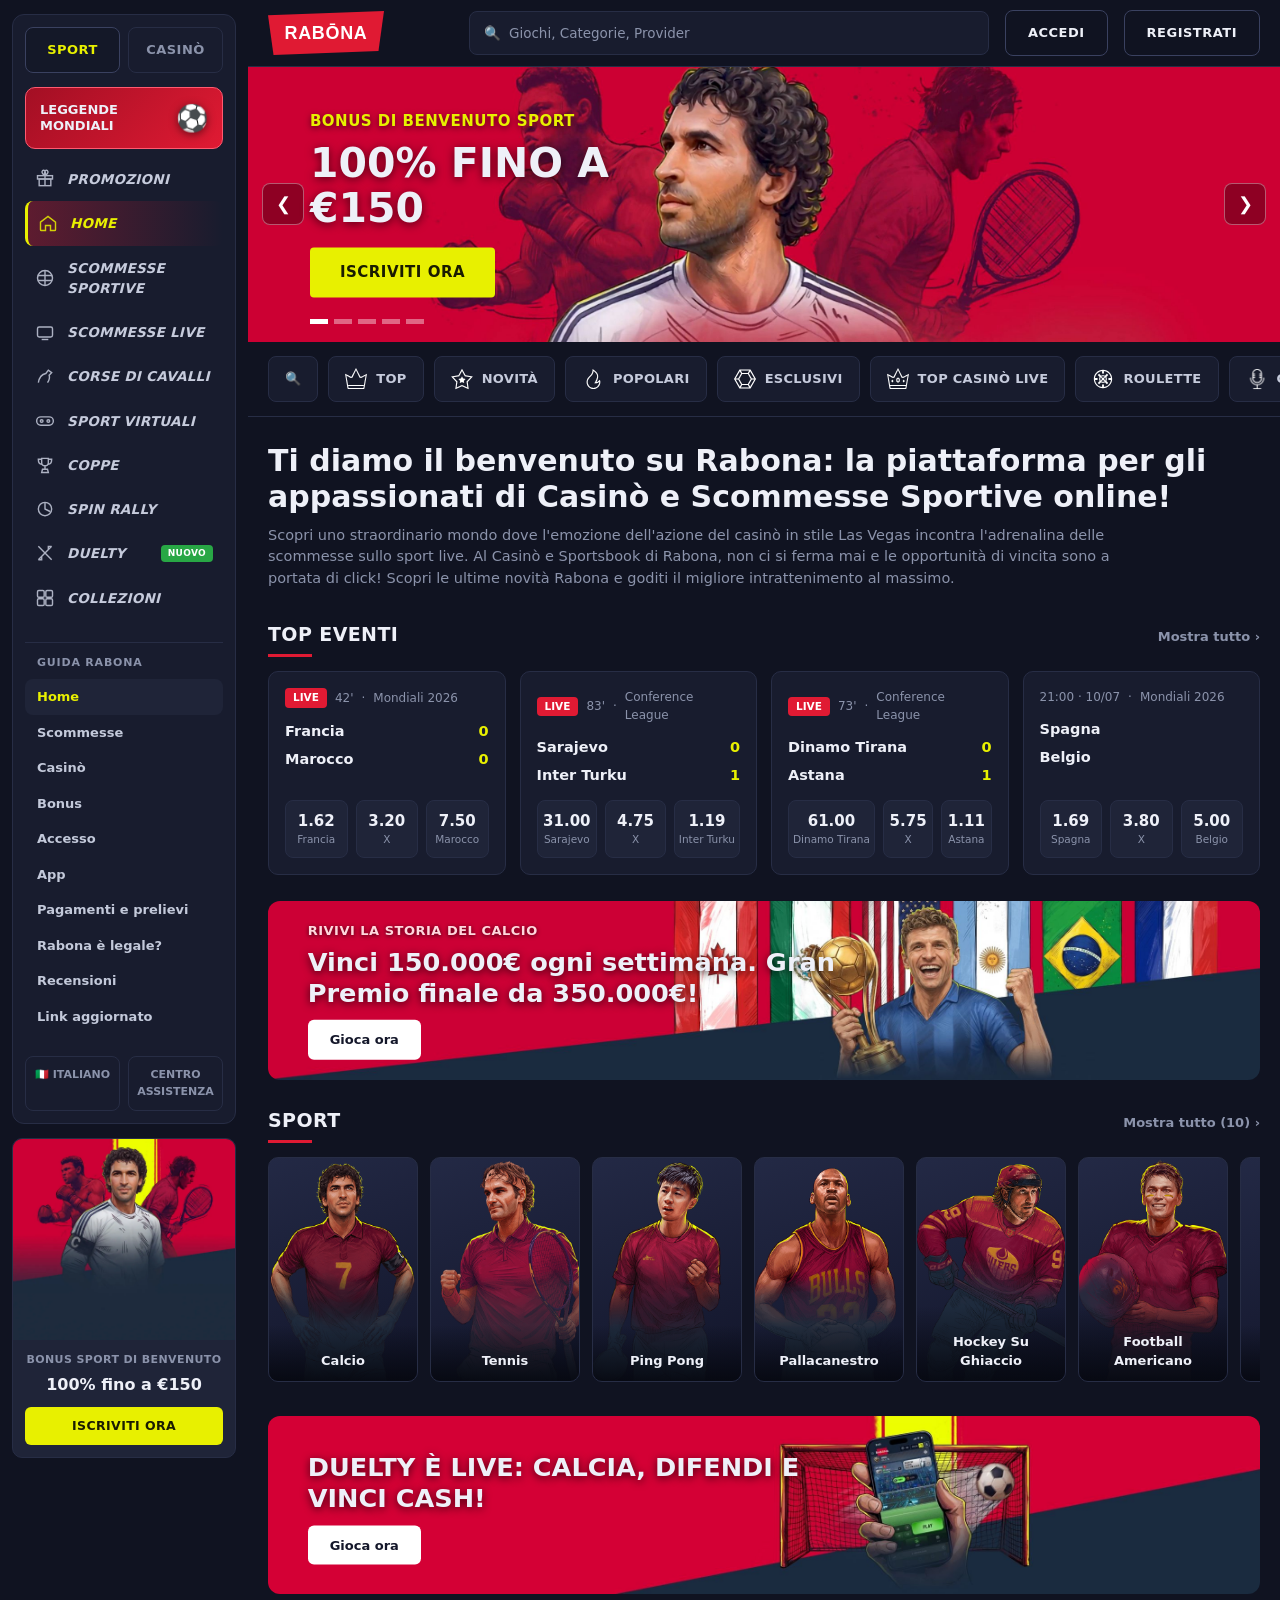
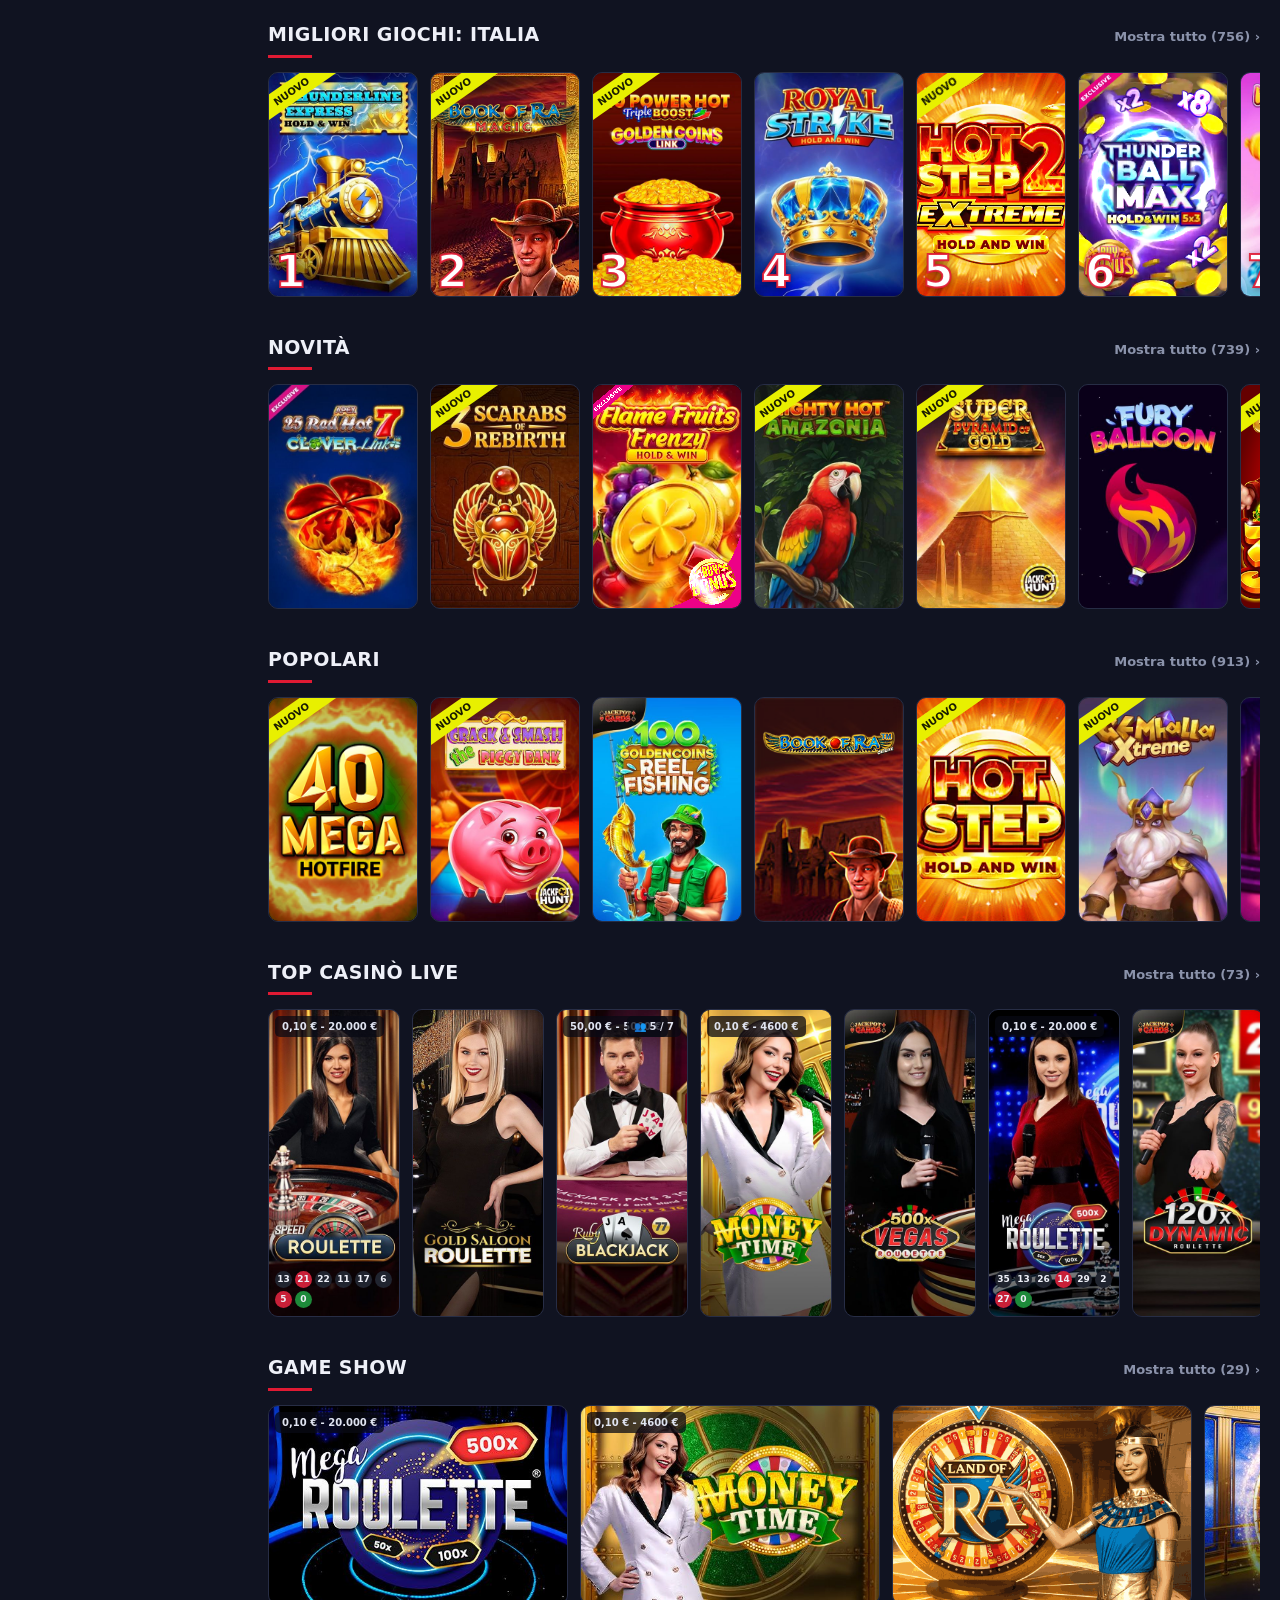
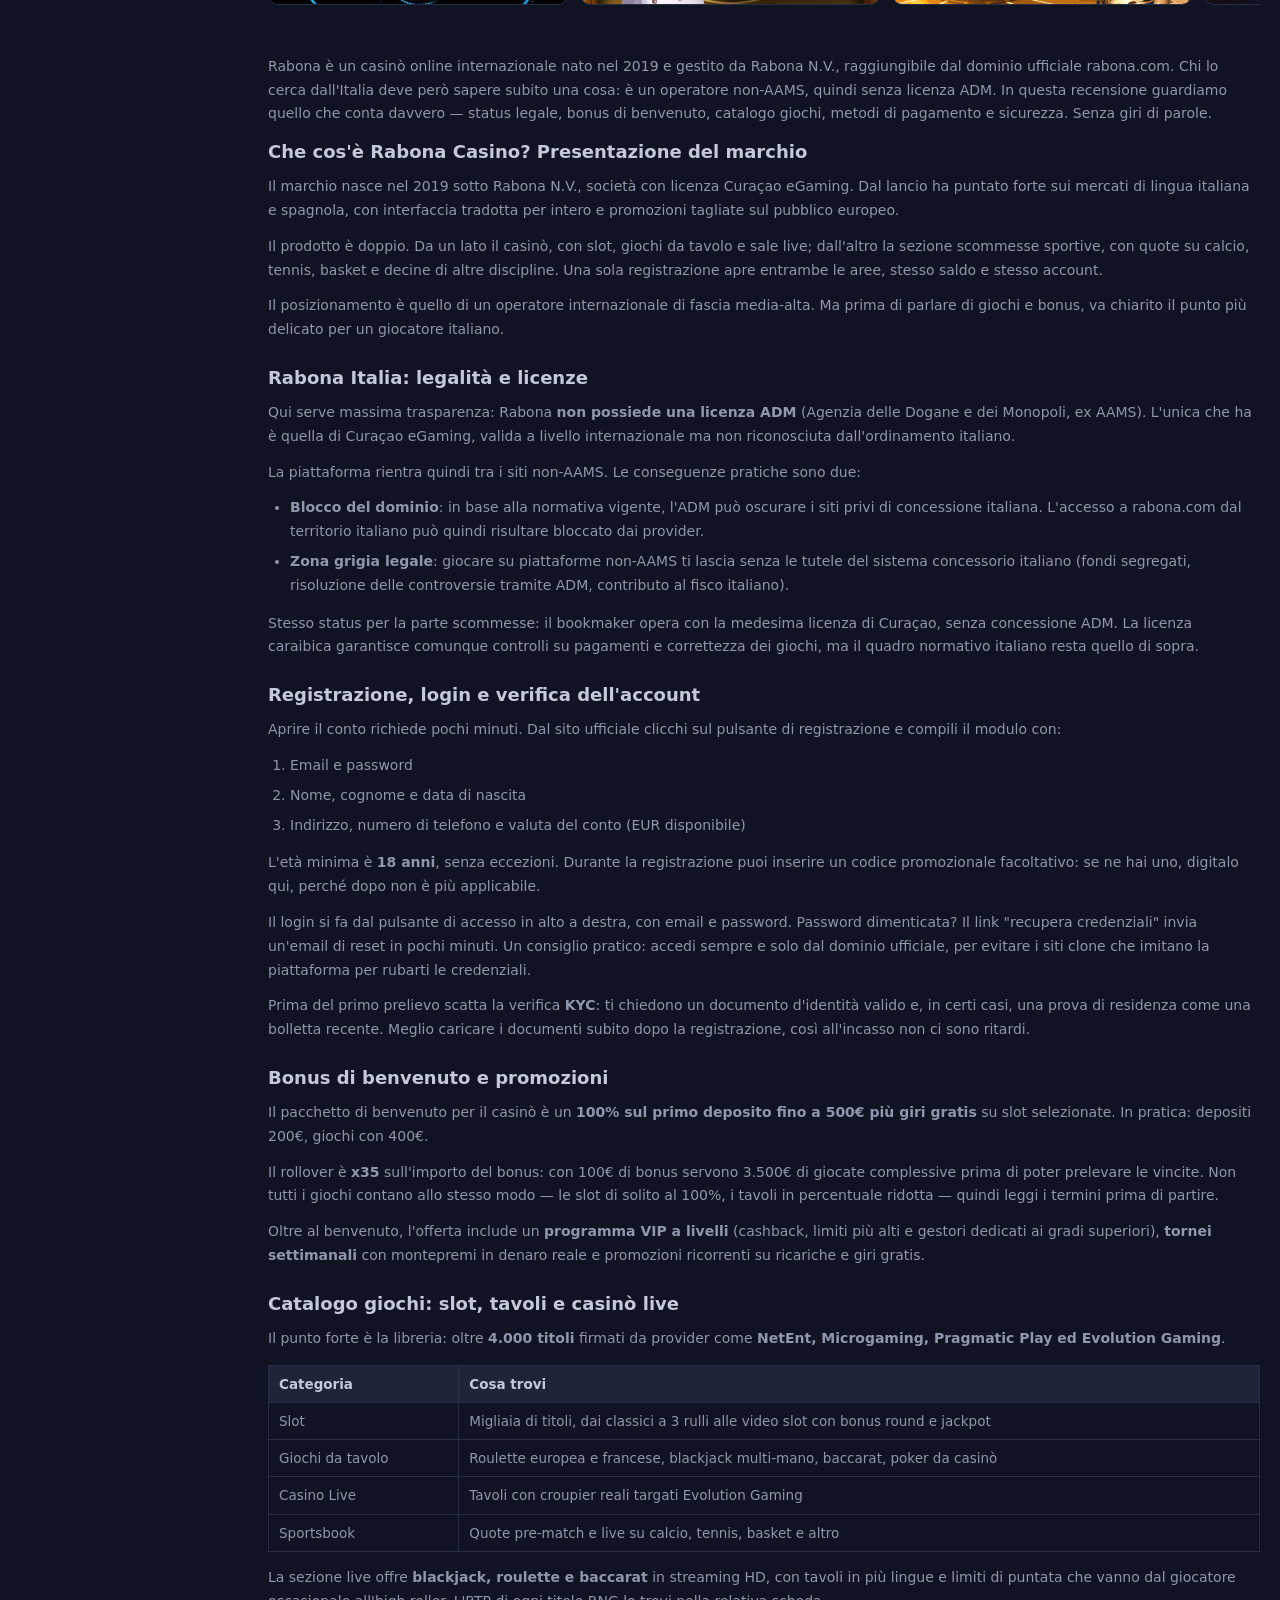
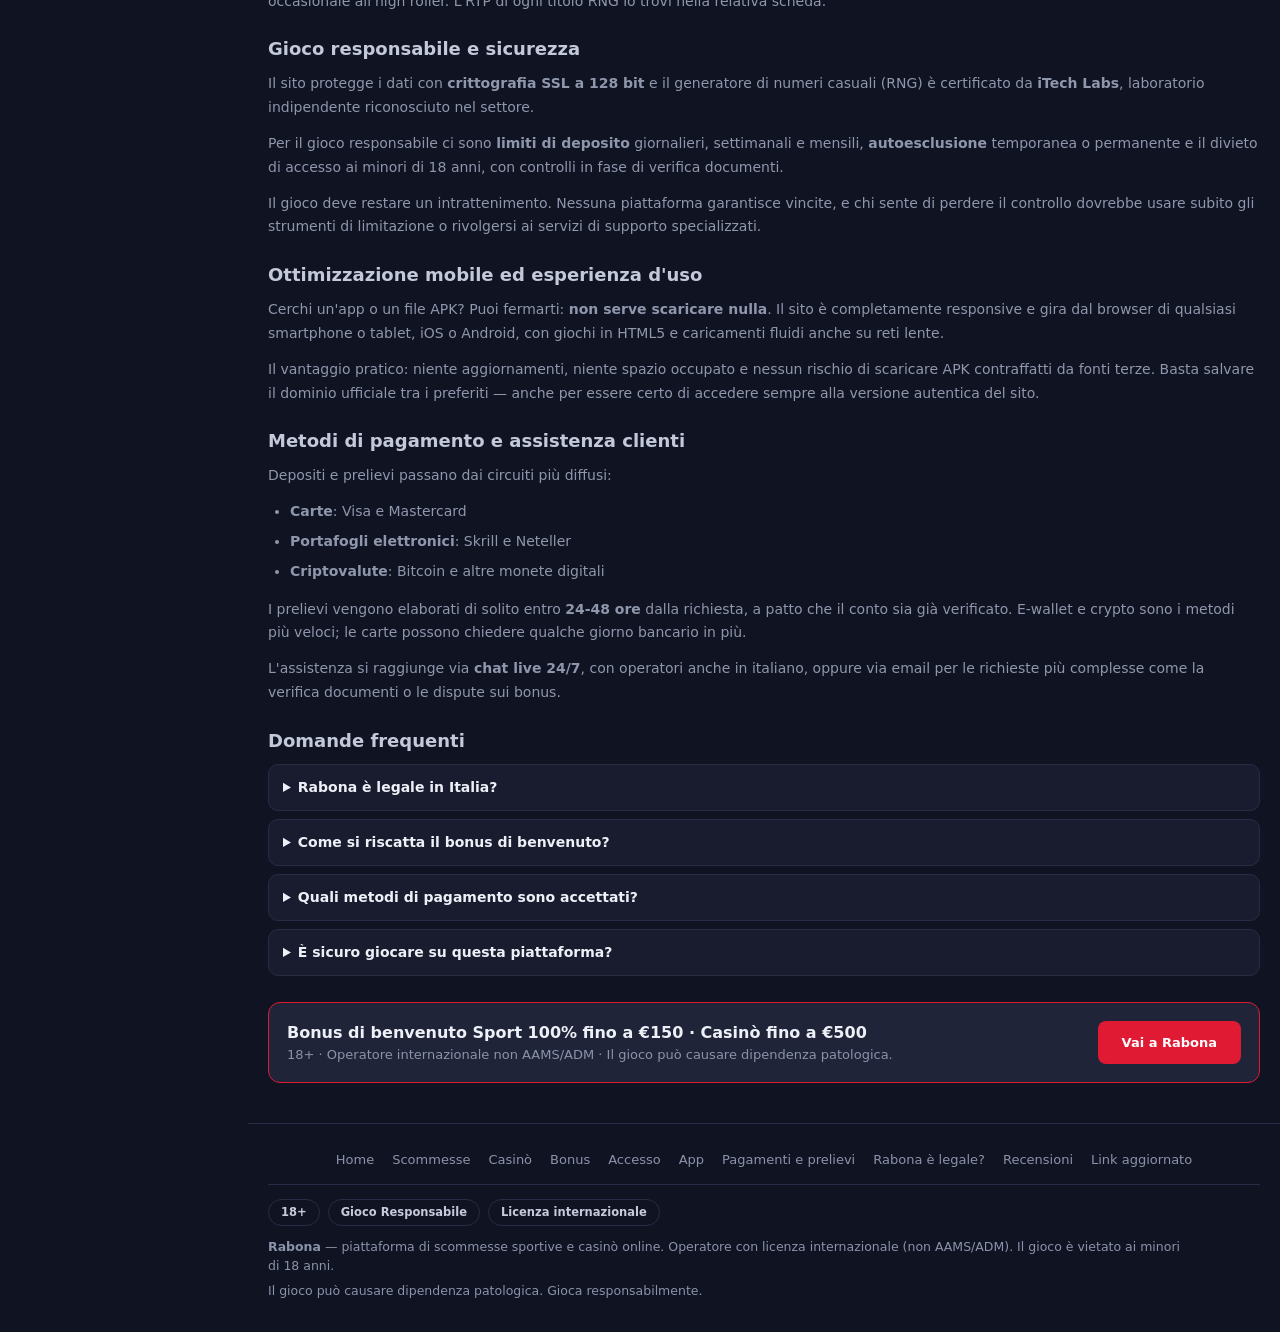
<file: index.html>
<!doctype html>
<html lang="it">
<head>
<meta charset="utf-8">
<meta name="viewport" content="width=device-width, initial-scale=1">
<title>Rabona Casino: recensione, bonus e licenza non AAMS</title>
<meta name="description" content="Recensione Rabona: sito ufficiale, licenza Curaçao non ADM, bonus fino a 500€, giochi, pagamenti, sicurezza e rischi per utenti in Italia.">
<link rel="canonical" href="https://rabonascommesseit.com/">
<link rel="icon" type="image/svg+xml" href="/favicon.svg">
<link rel="alternate" hreflang="it-it" href="https://rabonascommesseit.com/">
<link rel="alternate" hreflang="x-default" href="https://rabonascommesseit.com/">
<link rel="stylesheet" href="/assets/style.css">
<script type="application/ld+json">{"@context":"https://schema.org","@type":"Organization","name":"Rabona","url":"https://rabonascommesseit.com/","logo":"https://rabonascommesseit.com/favicon.svg"}</script>
<script type="application/ld+json">{"@context":"https://schema.org","@type":"WebSite","name":"Rabona","url":"https://rabonascommesseit.com/"}</script>
<script type="application/ld+json">{"@context":"https://schema.org","@type":"BreadcrumbList","itemListElement":[{"@type":"ListItem","position":1,"name":"Home","item":"https://rabonascommesseit.com/"}]}</script>
<script type="application/ld+json">{"@context":"https://schema.org","@type":"FAQPage","mainEntity":[{"@type":"Question","name":"Rabona è legale in Italia?","acceptedAnswer":{"@type":"Answer","text":"No, non nel senso della normativa italiana: opera solo con licenza Curaçao eGaming e non ha una concessione ADM/AAMS. È quindi un sito non-AAMS e il suo dominio può essere soggetto a blocco sul territorio italiano."}},{"@type":"Question","name":"Come si riscatta il bonus di benvenuto?","acceptedAnswer":{"@type":"Answer","text":"Ti registri sul sito ufficiale, inserisci l'eventuale codice promo durante l'iscrizione ed effettui il primo deposito. Il bonus del 100% fino a 500€ più giri gratis viene accreditato in automatico; le vincite si sbloccano completando il rollover x35."}},{"@type":"Question","name":"Quali metodi di pagamento sono accettati?","acceptedAnswer":{"@type":"Answer","text":"Visa, Mastercard, Skrill, Neteller e criptovalute. I prelievi vengono elaborati in 24-48 ore dopo la verifica KYC, con e-wallet e crypto come opzioni più rapide."}},{"@type":"Question","name":"È sicuro giocare su questa piattaforma?","acceptedAnswer":{"@type":"Answer","text":"Sul piano tecnico sì: RNG certificato da iTech Labs, crittografia SSL e strumenti di gioco responsabile. Resta però un operatore senza licenza italiana, quindi privo delle tutele del sistema ADM."}}]}</script>
<style>
.seo h3{color:#c3c9da;font-size:15.5px;font-weight:800;margin:18px 0 8px}
.seo ul,.seo ol{color:#8f97ad;font-size:14px;margin:0 0 14px;padding-left:22px;line-height:1.7}
.seo li{margin-bottom:6px}
.seo table{width:100%;border-collapse:collapse;margin:14px 0;font-size:13.5px}
.seo td,.seo th{border:1px solid var(--line);padding:8px 10px;color:#8f97ad;text-align:left;vertical-align:top}
.seo th{color:#c3c9da;background:var(--panel2)}
.seo details{background:var(--panel);border:1px solid var(--line);border-radius:10px;margin:0 0 8px;padding:0 14px}
.seo summary{cursor:pointer;font-weight:700;color:#eef0f8;padding:12px 0;font-size:14px}
.seo details p{padding-bottom:12px}
.seo a{color:var(--lime)}
.seo a:hover{text-decoration:underline}
.subtop{background:var(--panel);border-bottom:1px solid var(--line);padding:24px 20px}
.subtop .crumbs{font-size:12px;color:var(--mut);margin-bottom:8px}
.subtop .crumbs a{color:var(--mut)}
.subtop h1{margin:0;font-size:24px;color:#eef0f8;line-height:1.3;font-weight:800}
.ctabox{display:flex;align-items:center;justify-content:space-between;gap:14px;flex-wrap:wrap;background:var(--panel2);border:1px solid var(--red);border-radius:12px;padding:18px;margin:26px 0}
.ctabox .t{font-weight:800;color:#eef0f8;font-size:16px}
.ctabox .s{color:var(--mut);font-size:13px}
.ctabox .go{background:var(--red);color:#fff;border-radius:8px;padding:12px 24px;font-weight:800;font-size:13px;white-space:nowrap}
.ctabox .go:hover{background:var(--red2)}
.sb-guide{margin-top:14px;border-top:1px solid var(--line);padding-top:12px}
.sb-guide .t{font-size:11px;letter-spacing:.8px;text-transform:uppercase;color:var(--mut);padding:0 12px 8px;font-weight:800}
.sb-guide a{display:block;padding:8px 12px;border-radius:8px;color:#c3c9da;font-size:13px;font-weight:600}
.sb-guide a:hover{background:var(--panel2);color:#fff}
.sb-guide a.on{background:var(--panel2);color:var(--lime)}
.cluster-foot{display:flex;flex-wrap:wrap;gap:6px 18px;justify-content:center;padding:0 0 14px;margin-bottom:14px;border-bottom:1px solid var(--line);font-size:13px}
.cluster-foot a{color:var(--mut)}
.cluster-foot a:hover{color:#fff}
.extras{margin:24px 20px 0;max-width:1100px}
.bonus-grid{display:grid;grid-template-columns:repeat(auto-fill,minmax(300px,1fr));gap:14px}
.bcard{background:var(--panel);border:1px solid var(--line);border-radius:12px;overflow:hidden;display:flex;flex-direction:column;transition:transform .15s}
.bcard:hover{transform:translateY(-3px)}
.bcard img{width:100%;aspect-ratio:16/7;object-fit:cover}
.bcard .bb{padding:14px}
.bcard .bt{font-weight:800;color:#eef0f8;font-size:13.5px}
.bcard .bd{color:var(--lime);font-weight:800;font-size:16px;margin:4px 0 10px}
.bcard .bgo{display:inline-block;background:var(--red);color:#fff;border-radius:8px;padding:9px 16px;font-weight:800;font-size:12.5px}
.login-card{max-width:420px;background:var(--panel);border:1px solid var(--line);border-radius:12px;padding:22px}
.login-card .lt{font-weight:800;color:#eef0f8;font-size:16px;margin-bottom:12px}
.login-card .f{display:flex;flex-direction:column;gap:10px}
.login-card input{background:var(--bg);border:1px solid var(--line);border-radius:8px;padding:12px;color:#fff;font-size:14px;outline:none}
.login-card input:focus{border-color:var(--lime)}
.login-card .go{background:var(--red);color:#fff;border:0;border-radius:8px;padding:13px;font-weight:800;font-size:14px;cursor:pointer;text-align:center}
.login-card .lnk{font-size:12.5px;color:var(--mut);text-align:center}
.login-card .lnk a{color:var(--lime)}
.paychips{display:flex;flex-wrap:wrap;gap:8px}
.paychips span{background:var(--panel);border:1px solid var(--line);border-radius:8px;padding:9px 15px;font-size:12.5px;font-weight:800;color:#c3c9da}
.rate-box{background:var(--panel);border:1px solid var(--line);border-radius:12px;padding:20px;max-width:560px}
.rate-box .big{font-size:34px;font-weight:900;color:var(--lime)}
.rate-box .cap{color:var(--mut);font-size:12.5px;margin-bottom:6px}
.rate-row{display:flex;align-items:center;gap:10px;margin-top:10px;font-size:13px;color:#c3c9da}
.rate-row span{width:110px}
.rate-row .bar{flex:1;height:8px;background:var(--bg);border-radius:4px;overflow:hidden}
.rate-row .bar i{display:block;height:100%;background:var(--lime)}
.rate-row b{width:28px;text-align:right}
.stores{display:flex;gap:10px;flex-wrap:wrap;margin-top:14px}
.stores a{display:flex;align-items:center;gap:9px;background:#000;border:1px solid var(--line);border-radius:10px;padding:10px 18px;color:#fff;font-weight:700;font-size:13px}
.stores a small{display:block;font-size:10px;color:var(--mut);font-weight:600}
.stores a:hover{border-color:var(--lime)}
</style>
</head>
<body>
<div class="layout">
<aside class="sb">
<div class="sb-panel">
  <div class="sb-tabs"><a class="on" href="/referral-link">SPORT</a><a href="/referral-link">CASINÒ</a></div>
  <a class="sb-promo" href="/referral-link"><span>Leggende Mondiali</span><span class="ball">&#9917;</span></a>
  <nav class="sb-nav">
    <a href="/referral-link"><svg viewBox="0 0 24 24"><rect x="3" y="8" width="18" height="4"/><rect x="5" y="12" width="14" height="8"/><path d="M12 8v12M12 8c-2-1-5-4-3-6s5 2 3 6zm0 0c2-1 5-4 3-6s-5 2-3 6z"/></svg><span>Promozioni</span></a>
    <a href="/" class="on"><svg viewBox="0 0 24 24"><path d="M3 11l9-7 9 7v9a1 1 0 0 1-1 1h-5v-6h-6v6H4a1 1 0 0 1-1-1z"/></svg><span>Home</span></a>
    <a href="/referral-link"><svg viewBox="0 0 24 24"><circle cx="12" cy="12" r="9"/><path d="M12 3v18M3.5 9h17M3.5 15h17"/></svg><span>Scommesse Sportive</span></a>
    <a href="/referral-link"><svg viewBox="0 0 24 24"><rect x="3" y="6" width="18" height="12" rx="2"/><path d="M8 21h8"/></svg><span>Scommesse Live</span></a>
    <a href="/referral-link"><svg viewBox="0 0 24 24"><path d="M4 20c1-6 4-10 9-11l3-4 4 3-3 3c1 3 0 6-2 9"/></svg><span>Corse di Cavalli</span></a>
    <a href="/referral-link"><svg viewBox="0 0 24 24"><rect x="2" y="7" width="20" height="10" rx="5"/><circle cx="8" cy="12" r="1.6"/><circle cx="16" cy="12" r="1.6"/></svg><span>Sport Virtuali</span></a>
    <a href="/referral-link"><svg viewBox="0 0 24 24"><path d="M8 4h8v5a4 4 0 0 1-8 0zM8 5H4c0 4 2 6 4 6M16 5h4c0 4-2 6-4 6M12 13v4M8 21h8l-1-4h-6z"/></svg><span>Coppe</span></a>
    <a href="/referral-link"><svg viewBox="0 0 24 24"><circle cx="12" cy="12" r="8"/><path d="M12 4v8l6 3"/></svg><span>Spin Rally</span></a>
    <a href="/referral-link"><svg viewBox="0 0 24 24"><path d="M4 20L20 4M4 4l16 16M4 20h4v-4M20 4h-4v4"/></svg><span>Duelty</span><span class="nuovo">NUOVO</span></a>
    <a href="/referral-link"><svg viewBox="0 0 24 24"><rect x="3" y="3" width="8" height="8" rx="1.5"/><rect x="13" y="3" width="8" height="8" rx="1.5"/><rect x="3" y="13" width="8" height="8" rx="1.5"/><rect x="13" y="13" width="8" height="8" rx="1.5"/></svg><span>Collezioni</span></a>
  </nav>
  <div class="sb-guide"><div class="t">Guida Rabona</div><a href="/" class="on">Home</a><a href="/scommesse/">Scommesse</a><a href="/casino/">Casinò</a><a href="/bonus/">Bonus</a><a href="/accesso/">Accesso</a><a href="/app/">App</a><a href="/prelievi/">Pagamenti e prelievi</a><a href="/legale/">Rabona è legale?</a><a href="/recensioni/">Recensioni</a><a href="/link-aggiornato/">Link aggiornato</a></div>
  <div class="sb-foot"><a href="/referral-link">&#127470;&#127481; Italiano</a><a href="/referral-link">Centro Assistenza</a></div>
</div>
<div class="sb-hold">
  <a class="sb-bonus" href="/referral-link">
    <img src="/assets/dimg/promo-side.webp" alt="Bonus Sport di Benvenuto">
    <div class="sb-bonus-body">
      <div class="n">Bonus Sport di Benvenuto</div>
      <div class="v">100% fino a €150</div>
      <span class="b">Iscriviti ora</span>
    </div>
  </a>
</div>
</aside>
<main>
  <header class="hd">
    <a class="logo" href="/"><img src="/assets/logo.svg" alt="Rabona"></a>
    <a class="search" href="/referral-link"><span>&#128269;</span> Giochi, Categorie, Provider</a>
    <a class="btn" href="/referral-link">ACCEDI</a>
    <a class="btn" href="/referral-link">REGISTRATI</a>
  </header>
  <section class="slider"><div id="slides"><div class="slide on"><img src="assets/dimg/4c02b1fe-6540-47ee-a60f-c1b755802f4c-rauldesktopfirstframe-2.jpg" alt="Bonus di benvenuto Sport" loading="eager"><div class="body"><div class="t">Bonus di benvenuto Sport</div><div class="d">100% fino a €150</div><a class="cta" href="/referral-link">Iscriviti ora</a></div></div><div class="slide"><img src="assets/dimg/DxBIM3uL0PmxdJ.jpg" alt="Bonus di benvenuto Casinò" loading="lazy"><div class="body"><div class="t">Bonus di benvenuto Casinò</div><div class="d">100% fino a €500 + 200 Giri</div><a class="cta" href="/referral-link">Iscriviti ora</a></div></div><div class="slide"><img src="assets/dimg/5Bh5Kft5AfzOnF.jpg" alt="Bonus Casinò live" loading="lazy"><div class="body"><div class="t">Bonus sul primo deposito del Casinò live</div><div class="d">100% fino a €250</div><a class="cta" href="/referral-link">Iscriviti ora</a></div></div><div class="slide"><img src="assets/dimg/tBlF3d9jqXUIoj.jpg" alt="Bonus Sport Cripto" loading="lazy"><div class="body"><div class="t">Bonus di benvenuto Sport Cripto</div><div class="d">100% fino a 200 USDT</div><a class="cta" href="/referral-link">Iscriviti ora</a></div></div><div class="slide"><img src="assets/dimg/JvkxrFOY9YgJtk.jpg" alt="Bonus Casinò Cripto" loading="lazy"><div class="body"><div class="t">Bonus di benvenuto Casinò Cripto</div><div class="d">200% fino a 3.000 USDT</div><a class="cta" href="/referral-link">Iscriviti ora</a></div></div></div><button class="sl-nav p" id="sprev">&#10094;</button><button class="sl-nav n" id="snext">&#10095;</button><div class="sl-dots" id="sdots"></div></section>
  <div class="cats"><a class="cat" href="/referral-link"><span>&#128269;</span></a><a class="cat" href="/referral-link"><img src="assets/dimg/Z57LRlP9J5iTiS.svg" alt="" loading="lazy">Top</a><a class="cat" href="/referral-link"><img src="assets/dimg/eFwIgzffZrAAai.svg" alt="" loading="lazy">Novità</a><a class="cat" href="/referral-link"><img src="assets/dimg/NBJ7F605nI6GjE.svg" alt="" loading="lazy">Popolari</a><a class="cat" href="/referral-link"><img src="assets/dimg/tarXW1TI0064EE.svg" alt="" loading="lazy">Esclusivi</a><a class="cat" href="/referral-link"><img src="assets/dimg/SsovY1Sb7EKn9b.svg" alt="" loading="lazy">Top Casinò Live</a><a class="cat" href="/referral-link"><img src="assets/dimg/pYWgAuDUHaDzUD.svg" alt="" loading="lazy">Roulette</a><a class="cat" href="/referral-link"><img src="assets/dimg/v1LgX7MowL5lBP.png" alt="" loading="lazy">Game Show</a><a class="cat" href="/referral-link"><img src="assets/dimg/Fq8OGCMWu8isph.svg" alt="" loading="lazy">Blackjack</a><a class="cat" href="/referral-link"><img src="assets/dimg/5c3YQnuz4L46GD.svg" alt="" loading="lazy">Hot Jackpot</a><a class="cat" href="/referral-link"><img src="assets/dimg/4V632HmUxdws8i.svg" alt="" loading="lazy">Slot</a><a class="cat" href="/referral-link"><img src="assets/dimg/8Ueed4k1MpXPlS.svg" alt="" loading="lazy">Tutti i Giochi</a><a class="cat" href="/referral-link"><img src="assets/dimg/cCA6lUlALE6TA0.svg" alt="" loading="lazy">Mondiali</a></div>
  <section class="intro">
    <h1>Ti diamo il benvenuto su Rabona: la piattaforma per gli appassionati di Casinò e Scommesse Sportive online!</h1>
    <p>Scopri uno straordinario mondo dove l'emozione dell'azione del casinò in stile Las Vegas incontra l'adrenalina delle scommesse sullo sport live. Al Casinò e Sportsbook di Rabona, non ci si ferma mai e le opportunità di vincita sono a portata di click! Scopri le ultime novità Rabona e goditi il migliore intrattenimento al massimo.</p>
  </section>
  <section class="sec"><div class="sec-h"><h2>Top Eventi</h2><a class="all" href="/referral-link">Mostra tutto ›</a></div><div class="events"><div class="ev"><div class="st"><span class="live">LIVE</span><span>42'</span><span>·</span><span>Mondiali 2026</span></div><div class="teams"><div>Francia <span class="sc">0</span></div><div>Marocco <span class="sc">0</span></div></div><div class="odds"><a href="/referral-link"><b>1.62</b><i>Francia</i></a><a href="/referral-link"><b>3.20</b><i>X</i></a><a href="/referral-link"><b>7.50</b><i>Marocco</i></a></div></div><div class="ev"><div class="st"><span class="live">LIVE</span><span>83'</span><span>·</span><span>Conference League</span></div><div class="teams"><div>Sarajevo <span class="sc">0</span></div><div>Inter Turku <span class="sc">1</span></div></div><div class="odds"><a href="/referral-link"><b>31.00</b><i>Sarajevo</i></a><a href="/referral-link"><b>4.75</b><i>X</i></a><a href="/referral-link"><b>1.19</b><i>Inter Turku</i></a></div></div><div class="ev"><div class="st"><span class="live">LIVE</span><span>73'</span><span>·</span><span>Conference League</span></div><div class="teams"><div>Dinamo Tirana <span class="sc">0</span></div><div>Astana <span class="sc">1</span></div></div><div class="odds"><a href="/referral-link"><b>61.00</b><i>Dinamo Tirana</i></a><a href="/referral-link"><b>5.75</b><i>X</i></a><a href="/referral-link"><b>1.11</b><i>Astana</i></a></div></div><div class="ev"><div class="st"><span>21:00 · 10/07</span><span>·</span><span>Mondiali 2026</span></div><div class="teams"><div>Spagna </div><div>Belgio </div></div><div class="odds"><a href="/referral-link"><b>1.69</b><i>Spagna</i></a><a href="/referral-link"><b>3.80</b><i>X</i></a><a href="/referral-link"><b>5.00</b><i>Belgio</i></a></div></div></div></section>
  <a class="wide" href="/referral-link"><img src="assets/dimg/EpJiGBcwdhLaPE.jpg" alt="" loading="lazy"><div class="body"><div class="txt">Rivivi la storia del calcio</div><div class="ttl">Vinci 150.000€ ogni settimana. Gran Premio finale da 350.000€!</div><span class="cta">Gioca ora</span></div></a>
  <section class="sec"><div class="sec-h"><h2>Sport</h2><a class="all" href="/referral-link">Mostra tutto (10) ›</a></div><div class="sports"><a class="sp" href="/referral-link"><img src="assets/dimg/e8eb7d6b-bba0-441a-bb6a-0ce7f8926011-football.png" alt="calcio" loading="lazy"><div class="nm">calcio</div></a><a class="sp" href="/referral-link"><img src="assets/dimg/POQnqDAlVMubwD.png" alt="tennis" loading="lazy"><div class="nm">tennis</div></a><a class="sp" href="/referral-link"><img src="assets/dimg/h4J1mO8LwkkOpV.png" alt="ping pong" loading="lazy"><div class="nm">ping pong</div></a><a class="sp" href="/referral-link"><img src="assets/dimg/v3IpKyGcEmnLEd.png" alt="pallacanestro" loading="lazy"><div class="nm">pallacanestro</div></a><a class="sp" href="/referral-link"><img src="assets/dimg/CRMbfxWohGaaTB.png" alt="hockey su ghiaccio" loading="lazy"><div class="nm">hockey su ghiaccio</div></a><a class="sp" href="/referral-link"><img src="assets/dimg/iNf7dcwAofJLyZ.png" alt="football americano" loading="lazy"><div class="nm">football americano</div></a><a class="sp" href="/referral-link"><img src="assets/dimg/EOOHMDV50P0bb0.png" alt="baseball" loading="lazy"><div class="nm">baseball</div></a></div></section>
  <a class="wide" href="/referral-link"><img src="assets/dimg/gVmfhhus8Wvyql.jpg" alt="" loading="lazy"><div class="body"><div class="ttl">DUELTY È LIVE: CALCIA, DIFENDI E VINCI CASH!</div><span class="cta">Gioca ora</span></div></a>
  <section class="sec"><div class="sec-h"><h2>Migliori giochi: Italia</h2><a class="all" href="/referral-link">Mostra tutto (756) ›</a></div><div class="gg gg--p"><a class="g" href="/referral-link"><img src="assets/dimg/UwD56XvsnEPK3B.jpg" alt="Thunderline Express: Hold & Win" loading="lazy"><div class="lbl">nuovo</div><div class="idx">1</div><div class="hover"><div class="nm">Thunderline Express: Hold & Win</div><span class="play">Gioca</span><span class="demo">Demo</span></div></a><a class="g" href="/referral-link"><img src="assets/dimg/sDXpKkoD4b0R6W.svg" alt="Book of Ra Magic" loading="lazy"><div class="lbl">nuovo</div><div class="idx">2</div><div class="hover"><div class="nm">Book of Ra Magic</div><span class="play">Gioca</span><span class="demo">Demo</span></div></a><a class="g" href="/referral-link"><img src="assets/dimg/roGZ365uN1xJ9F.jpg" alt="40 Power Hot Triple Boost Golden Coins Link" loading="lazy"><div class="lbl">nuovo</div><div class="idx">3</div><div class="hover"><div class="nm">40 Power Hot Triple Boost Golden Coins Link</div><span class="play">Gioca</span><span class="demo">Demo</span></div></a><a class="g" href="/referral-link"><img src="assets/dimg/3bde75f9-710a-4711-a4c7-c72e1404d0af-posterthumbnailroyal-strikebetora.jpg" alt="Royal Strike" loading="lazy"><div class="idx">4</div><div class="hover"><div class="nm">Royal Strike</div><span class="play">Gioca</span><span class="demo">Demo</span></div></a><a class="g" href="/referral-link"><img src="assets/dimg/k8IJlrWKseEXhW.svg" alt="Hot Step 2 Extreme" loading="lazy"><div class="lbl">nuovo</div><div class="idx">5</div><div class="hover"><div class="nm">Hot Step 2 Extreme</div><span class="play">Gioca</span><span class="demo">Demo</span></div></a><a class="g" href="/referral-link"><img src="assets/dimg/2vKHp78nZyoend.svg" alt="Thunder Ball Max" loading="lazy"><div class="idx">6</div><div class="hover"><div class="nm">Thunder Ball Max</div><span class="play">Gioca</span><span class="demo">Demo</span></div></a><a class="g" href="/referral-link"><img src="assets/dimg/5B7xC3UzI4kCHu.jpg" alt="Bonbon Pop 1000" loading="lazy"><div class="idx">7</div><div class="hover"><div class="nm">Bonbon Pop 1000</div><span class="play">Gioca</span><span class="demo">Demo</span></div></a><a class="g" href="/referral-link"><img src="assets/dimg/7d2d9002-806d-465d-9be0-36a555b1e922-imagex3well-of-richesnovomatic.jpg" alt="Well of Riches" loading="lazy"><div class="lbl">nuovo</div><div class="idx">8</div><div class="hover"><div class="nm">Well of Riches</div><span class="play">Gioca</span><span class="demo">Demo</span></div></a><a class="g" href="/referral-link"><img src="assets/dimg/rhq9jzpsBpdPpR.svg" alt="Break the Piggy Bank" loading="lazy"><div class="idx">9</div><div class="hover"><div class="nm">Break the Piggy Bank</div><span class="play">Gioca</span><span class="demo">Demo</span></div></a><a class="g" href="/referral-link"><img src="assets/dimg/M1RH4EzlSGgFY1.svg" alt="Coin Win Express: Hold the Spin" loading="lazy"><div class="lbl">nuovo</div><div class="idx">10</div><div class="hover"><div class="nm">Coin Win Express: Hold the Spin</div><span class="play">Gioca</span><span class="demo">Demo</span></div></a><a class="g" href="/referral-link"><img src="assets/dimg/lVPusg1LA0hRUE.jpg" alt="Xmas Drop" loading="lazy"><div class="lbl">nuovo</div><div class="idx">11</div><div class="hover"><div class="nm">Xmas Drop</div><span class="play">Gioca</span><span class="demo">Demo</span></div></a><a class="g" href="/referral-link"><img src="assets/dimg/ZdkFntuo5qup0T.jpg" alt="Mighty Wild Panther: Grand Gold Edition" loading="lazy"><div class="idx">12</div><div class="hover"><div class="nm">Mighty Wild Panther: Grand Gold Edition</div><span class="play">Gioca</span><span class="demo">Demo</span></div></a><a class="g" href="/referral-link"><img src="assets/dimg/NL4wv9ZyMZyiTD.jpg" alt="Fortune Coins Unlimited Fortune" loading="lazy"><div class="lbl">nuovo</div><div class="idx">13</div><div class="hover"><div class="nm">Fortune Coins Unlimited Fortune</div><span class="play">Gioca</span><span class="demo">Demo</span></div></a><a class="g" href="/referral-link"><img src="assets/dimg/9p1YqWpBLcDAht.jpeg" alt="Wild Hot 40 Deluxe" loading="lazy"><div class="lbl">nuovo</div><div class="idx">14</div><div class="hover"><div class="nm">Wild Hot 40 Deluxe</div><span class="play">Gioca</span><span class="demo">Demo</span></div></a><a class="g" href="/referral-link"><img src="assets/dimg/Zav2wKqg6GIp5G.jpg" alt="Majestic King" loading="lazy"><div class="idx">15</div><div class="hover"><div class="nm">Majestic King</div><span class="play">Gioca</span><span class="demo">Demo</span></div></a><a class="g" href="/referral-link"><img src="assets/dimg/VXaqSYMb3h8XV4.jpg" alt="Divine Fortune Gold" loading="lazy"><div class="jack">13.185,92 €</div><div class="lbl">nuovo</div><div class="idx">16</div><div class="hover"><div class="nm">Divine Fortune Gold</div><span class="play">Gioca</span><span class="demo">Demo</span></div></a><a class="g" href="/referral-link"><img src="assets/dimg/5ded0bae-eaef-46f5-8f78-0864cf45d82d-posterthumbnail3-thunder-coins-hold-and-winplayson.jpg" alt="3 Thunder Coins: Hold and Win" loading="lazy"><div class="lbl">nuovo</div><div class="idx">17</div><div class="hover"><div class="nm">3 Thunder Coins: Hold and Win</div><span class="play">Gioca</span><span class="demo">Demo</span></div></a><a class="g" href="/referral-link"><img src="assets/dimg/yJs8aJlWOOeoHy.svg" alt="Piggy Brick Bonanza" loading="lazy"><div class="idx">18</div><div class="hover"><div class="nm">Piggy Brick Bonanza</div><span class="play">Gioca</span><span class="demo">Demo</span></div></a><a class="g more" href="/referral-link">Altri giochi ›</a></div></section>
  <section class="sec"><div class="sec-h"><h2>Novità</h2><a class="all" href="/referral-link">Mostra tutto (739) ›</a></div><div class="gg gg--p"><a class="g" href="/referral-link"><img src="assets/dimg/c114fec4-ad5f-4070-a57a-b7bb319b2d31-posterthumbnail25-red-hot-7-clover-linknovomatic.jpeg" alt="25 Red Hot 7 Clover Link" loading="lazy"><div class="hover"><div class="nm">25 Red Hot 7 Clover Link</div><span class="play">Gioca</span><span class="demo">Demo</span></div></a><a class="g" href="/referral-link"><img src="assets/dimg/372e4891-2b75-4ef5-a78e-fb5d0fdb810d-imagex33-scarabs-of-rebirthspinomenal.jpg" alt="3 Scarabs Of Rebirth" loading="lazy"><div class="lbl">nuovo</div><div class="hover"><div class="nm">3 Scarabs Of Rebirth</div><span class="play">Gioca</span><span class="demo">Demo</span></div></a><a class="g" href="/referral-link"><img src="assets/dimg/5b8db376-eeb4-4798-a06a-4ec5766c37b1-flamefruits400x600.svg" alt="Flame Fruits Frenzy Hold and Win" loading="lazy"><div class="hover"><div class="nm">Flame Fruits Frenzy Hold and Win</div><span class="play">Gioca</span><span class="demo">Demo</span></div></a><a class="g" href="/referral-link"><img src="assets/dimg/k6rvuC9WKcUS9G.jpg" alt="Mighty Hot: Amazonia" loading="lazy"><div class="lbl">nuovo</div><div class="hover"><div class="nm">Mighty Hot: Amazonia</div><span class="play">Gioca</span><span class="demo">Demo</span></div></a><a class="g" href="/referral-link"><img src="assets/dimg/e8484139-a00b-4270-abff-f132aa3c102a-posterthumbnailsuper-pyramid-of-goldhold--winpenguin-king.jpg" alt="Super Pyramid of Gold: Hold & Win" loading="lazy"><div class="lbl">nuovo</div><div class="hover"><div class="nm">Super Pyramid of Gold: Hold & Win</div><span class="play">Gioca</span><span class="demo">Demo</span></div></a><a class="g" href="/referral-link"><img src="assets/dimg/43bf689c-4c4c-4fa7-915b-e14f58ff8817-posterthumbnailfurry-ballonveli-play.jpg" alt="Fury Balloon" loading="lazy"><div class="hover"><div class="nm">Fury Balloon</div><span class="play">Gioca</span><span class="demo">Demo</span></div></a><a class="g" href="/referral-link"><img src="assets/dimg/24e3acc4-b11f-4436-9937-58c1024fb21a-3potsofcaishen400x600.svg" alt="3 Pots of Cai Shen" loading="lazy"><div class="lbl">nuovo</div><div class="hover"><div class="nm">3 Pots of Cai Shen</div><span class="play">Gioca</span><span class="demo">Demo</span></div></a><a class="g" href="/referral-link"><img src="assets/dimg/c6d99f95-63b3-4f46-b8c9-4eaeae81fc70-posterthumbnailjoker-power-spin-hold-and-winbetora.jpg" alt="Joker Power Spin Hold and Win" loading="lazy"><div class="hover"><div class="nm">Joker Power Spin Hold and Win</div><span class="play">Gioca</span><span class="demo">Demo</span></div></a><a class="g" href="/referral-link"><img src="assets/dimg/6ffda843-bc53-4e58-87d1-1c1b7f7ff0cb-imagex3regal-spins-40-pate-linkpateplay.jpg" alt="Regal Spins 40 Pate Link" loading="lazy"><div class="lbl">nuovo</div><div class="hover"><div class="nm">Regal Spins 40 Pate Link</div><span class="play">Gioca</span><span class="demo">Demo</span></div></a><a class="g" href="/referral-link"><img src="assets/dimg/e39ff971-fad7-47ea-beaa-0936907fac8c-posterthumbnailcoin-of-lightning-2tada.jpg" alt="Coin of Lightning 2" loading="lazy"><div class="lbl">nuovo</div><div class="hover"><div class="nm">Coin of Lightning 2</div><span class="play">Gioca</span><span class="demo">Demo</span></div></a><a class="g" href="/referral-link"><img src="assets/dimg/7aefaee5-00b1-45cc-8331-53f5fb461bec-400x600ex.svg" alt="Triple Joker Catcher" loading="lazy"><div class="hover"><div class="nm">Triple Joker Catcher</div><span class="play">Gioca</span><span class="demo">Demo</span></div></a><a class="g" href="/referral-link"><img src="assets/dimg/ca13eccc-49d5-4827-adbe-12c3b448083a-posterthumbnailburning-coins-100endorphina.jpg" alt="Burning Coins 100" loading="lazy"><div class="lbl">nuovo</div><div class="hover"><div class="nm">Burning Coins 100</div><span class="play">Gioca</span><span class="demo">Demo</span></div></a><a class="g" href="/referral-link"><img src="assets/dimg/xEv42a4PGQJfmq.jpeg" alt="Star Boost: Hold and Win" loading="lazy"><div class="lbl">nuovo</div><div class="hover"><div class="nm">Star Boost: Hold and Win</div><span class="play">Gioca</span><span class="demo">Demo</span></div></a><a class="g" href="/referral-link"><img src="assets/dimg/19b60ade-138c-47eb-b218-2b657483ce14-posterthumbnailopa-santorinihacksaw.jpg" alt="Opa Santorini!" loading="lazy"><div class="lbl">nuovo</div><div class="hover"><div class="nm">Opa Santorini!</div><span class="play">Gioca</span><span class="demo">Demo</span></div></a><a class="g more" href="/referral-link">Altri giochi ›</a></div></section>
  <section class="sec"><div class="sec-h"><h2>Popolari</h2><a class="all" href="/referral-link">Mostra tutto (913) ›</a></div><div class="gg gg--p"><a class="g" href="/referral-link"><img src="assets/dimg/VrLi7uduexTrKN.svg" alt="40 Mega Hotfire" loading="lazy"><div class="lbl">nuovo</div><div class="hover"><div class="nm">40 Mega Hotfire</div><span class="play">Gioca</span><span class="demo">Demo</span></div></a><a class="g" href="/referral-link"><img src="assets/dimg/9AviUNS3RKimtQ.jpg" alt="Crack & Smash The Piggy Bank" loading="lazy"><div class="lbl">nuovo</div><div class="hover"><div class="nm">Crack & Smash The Piggy Bank</div><span class="play">Gioca</span><span class="demo">Demo</span></div></a><a class="g" href="/referral-link"><img src="assets/dimg/77181038-cc51-4da3-a7fc-15ce69dc0e1d-45da301b430347dd9ba5d2.jpg" alt="100 Golden Coins: Reel Fishing" loading="lazy"><div class="hover"><div class="nm">100 Golden Coins: Reel Fishing</div><span class="play">Gioca</span><span class="demo">Demo</span></div></a><a class="g" href="/referral-link"><img src="assets/dimg/MElxfnE2aCNfTt.svg" alt="Book of Ra Deluxe" loading="lazy"><div class="hover"><div class="nm">Book of Ra Deluxe</div><span class="play">Gioca</span><span class="demo">Demo</span></div></a><a class="g" href="/referral-link"><img src="assets/dimg/8d1PV8QlCPBA3q.svg" alt="Hot Step" loading="lazy"><div class="lbl">nuovo</div><div class="hover"><div class="nm">Hot Step</div><span class="play">Gioca</span><span class="demo">Demo</span></div></a><a class="g" href="/referral-link"><img src="assets/dimg/RdmmpfQwG932Xv.jpg" alt="Gemhalla Xtreme" loading="lazy"><div class="lbl">nuovo</div><div class="hover"><div class="nm">Gemhalla Xtreme</div><span class="play">Gioca</span><span class="demo">Demo</span></div></a><a class="g" href="/referral-link"><img src="assets/dimg/ByjIzk2XjmprX8.jpg" alt="Joker Streak XL: Hold and Win" loading="lazy"><div class="hover"><div class="nm">Joker Streak XL: Hold and Win</div><span class="play">Gioca</span><span class="demo">Demo</span></div></a><a class="g" href="/referral-link"><img src="assets/dimg/9wYKhr66ZDDJnx.jpg" alt="Golden Fate 1000" loading="lazy"><div class="hover"><div class="nm">Golden Fate 1000</div><span class="play">Gioca</span><span class="demo">Demo</span></div></a><a class="g" href="/referral-link"><img src="assets/dimg/uuFjXh07kg9SCT.svg" alt="Tea Party of Fortune" loading="lazy"><div class="hover"><div class="nm">Tea Party of Fortune</div><span class="play">Gioca</span><span class="demo">Demo</span></div></a><a class="g" href="/referral-link"><img src="assets/dimg/557iAokEvGAjTB.jpg" alt="Triple 5's: Supercharged" loading="lazy"><div class="lbl">nuovo</div><div class="hover"><div class="nm">Triple 5's: Supercharged</div><span class="play">Gioca</span><span class="demo">Demo</span></div></a><a class="g" href="/referral-link"><img src="assets/dimg/spqh3CgFYmP69z.jpg" alt="Hot Ross" loading="lazy"><div class="lbl">nuovo</div><div class="hover"><div class="nm">Hot Ross</div><span class="play">Gioca</span><span class="demo">Demo</span></div></a><a class="g" href="/referral-link"><img src="assets/dimg/789e4964-5b8c-4aaf-8648-1d4c3fa31e98-posterthumbnailtiger-of-fortuneevoplayex.jpg" alt="Tiger of Fortune" loading="lazy"><div class="hover"><div class="nm">Tiger of Fortune</div><span class="play">Gioca</span><span class="demo">Demo</span></div></a><a class="g" href="/referral-link"><img src="assets/dimg/KY4tyCxg0IYXrk.jpg" alt="Thunder Coins XXL: Multicoin" loading="lazy"><div class="lbl">nuovo</div><div class="hover"><div class="nm">Thunder Coins XXL: Multicoin</div><span class="play">Gioca</span><span class="demo">Demo</span></div></a><a class="g" href="/referral-link"><img src="assets/dimg/BgZr7PbTF2LNW6.jpg" alt="Mighty Wild: Gorilla" loading="lazy"><div class="lbl">nuovo</div><div class="hover"><div class="nm">Mighty Wild: Gorilla</div><span class="play">Gioca</span><span class="demo">Demo</span></div></a><a class="g more" href="/referral-link">Altri giochi ›</a></div></section>
  <section class="sec"><div class="sec-h"><h2>Top Casinò Live</h2><a class="all" href="/referral-link">Mostra tutto (73) ›</a></div><div class="gg gg--v"><a class="g" href="/referral-link"><img src="assets/dimg/VcjvRVsOjYXECq.jpg" alt="Speed Roulette" loading="lazy"><div class="bet">0,10 € - 20.000 €</div><div class="res"><b class="black">13</b><b class="red">21</b><b class="black">22</b><b class="black">11</b><b class="black">17</b><b class="black">6</b><b class="red">5</b><b class="green">0</b></div><div class="hover"><div class="nm">Speed Roulette</div><span class="play">Gioca</span><span class="demo">Demo</span></div></a><a class="g" href="/referral-link"><img src="assets/dimg/BsSHFgI3rt5HV3.jpg" alt="Gold Saloon Roulette" loading="lazy"><div class="hover"><div class="nm">Gold Saloon Roulette</div><span class="play">Gioca</span><span class="demo">Demo</span></div></a><a class="g" href="/referral-link"><img src="assets/dimg/nJYAOoOqihUlK2.jpg" alt="Blackjack 77 - Ruby" loading="lazy"><div class="bet">50,00 € - 5000 €</div><div class="occ">&#128101; 5 / 7</div><div class="hover"><div class="nm">Blackjack 77 - Ruby</div><span class="play">Gioca</span><span class="demo">Demo</span></div></a><a class="g" href="/referral-link"><img src="assets/dimg/oliNLOt0sPBaip.jpg" alt="Money Time" loading="lazy"><div class="bet">0,10 € - 4600 €</div><div class="hover"><div class="nm">Money Time</div><span class="play">Gioca</span><span class="demo">Demo</span></div></a><a class="g" href="/referral-link"><img src="assets/dimg/iHVObCeGyLVdta.jpg" alt="Vegas Roulette 500x" loading="lazy"><div class="hover"><div class="nm">Vegas Roulette 500x</div><span class="play">Gioca</span><span class="demo">Demo</span></div></a><a class="g" href="/referral-link"><img src="assets/dimg/vFnVqbl0cM2fWb.jpg" alt="Mega Roulette" loading="lazy"><div class="bet">0,10 € - 20.000 €</div><div class="res"><b class="black">35</b><b class="black">13</b><b class="black">26</b><b class="red">14</b><b class="black">29</b><b class="black">2</b><b class="red">27</b><b class="green">0</b></div><div class="hover"><div class="nm">Mega Roulette</div><span class="play">Gioca</span><span class="demo">Demo</span></div></a><a class="g" href="/referral-link"><img src="assets/dimg/VPsWDc7oEPS5Vl.jpg" alt="Dynamic Roulette 120x" loading="lazy"><div class="hover"><div class="nm">Dynamic Roulette 120x</div><span class="play">Gioca</span><span class="demo">Demo</span></div></a><a class="g" href="/referral-link"><img src="assets/dimg/fXISuBLH6IceiE.jpg" alt="Sweet Bonanza Candyland" loading="lazy"><div class="bet">0,20 € - 4500 €</div><div class="hover"><div class="nm">Sweet Bonanza Candyland</div><span class="play">Gioca</span><span class="demo">Demo</span></div></a><a class="g" href="/referral-link"><img src="assets/dimg/cVLMFEG6FzOmDr.jpg" alt="Gates of Olympus Roulette" loading="lazy"><div class="bet">0,10 € - 5000 €</div><div class="res"><b class="red">9</b><b class="red">27</b><b class="red">14</b><b class="red">12</b><b class="black">15</b><b class="black">13</b><b class="red">5</b><b class="red">32</b></div><div class="hover"><div class="nm">Gates of Olympus Roulette</div><span class="play">Gioca</span><span class="demo">Demo</span></div></a><a class="g" href="/referral-link"><img src="assets/dimg/fxsRFBM1s0ruXt.png" alt="Land of Ra" loading="lazy"><div class="hover"><div class="nm">Land of Ra</div><span class="play">Gioca</span><span class="demo">Demo</span></div></a><a class="g" href="/referral-link"><img src="assets/dimg/Pd837uX3sDP10E.jpg" alt="Joker's Show" loading="lazy"><div class="hover"><div class="nm">Joker's Show</div><span class="play">Gioca</span><span class="demo">Demo</span></div></a><a class="g" href="/referral-link"><img src="assets/dimg/RuPifg9N7JjEOo.jpg" alt="Gravity Roulette" loading="lazy"><div class="hover"><div class="nm">Gravity Roulette</div><span class="play">Gioca</span><span class="demo">Demo</span></div></a><a class="g" href="/referral-link"><img src="assets/dimg/c9keuu095SutOu.jpg" alt="ONE Blackjack 1" loading="lazy"><div class="bet">1,00 € - 10.000 €</div><div class="occ">&#128101; 272 / 800</div><div class="hover"><div class="nm">ONE Blackjack 1</div><span class="play">Gioca</span><span class="demo">Demo</span></div></a><a class="g" href="/referral-link"><img src="assets/dimg/NrHT6NR8DhmGM3.jpg" alt="Roulette Azure" loading="lazy"><div class="bet">0,10 € - 20.000 €</div><div class="res"><b class="red">19</b><b class="red">21</b><b class="red">25</b><b class="red">32</b><b class="black">33</b><b class="red">34</b><b class="red">30</b><b class="black">35</b></div><div class="hover"><div class="nm">Roulette Azure</div><span class="play">Gioca</span><span class="demo">Demo</span></div></a><a class="g more" href="/referral-link">Altri giochi ›</a></div></section>
  <section class="sec"><div class="sec-h"><h2>Game Show</h2><a class="all" href="/referral-link">Mostra tutto (29) ›</a></div><div class="gg gg--h"><a class="g" href="/referral-link"><img src="assets/dimg/BynbTldBZOFzRV.jpg" alt="Mega Roulette" loading="lazy"><div class="bet">0,10 € - 20.000 €</div><div class="hover"><div class="nm">Mega Roulette</div><span class="play">Gioca</span><span class="demo">Demo</span></div></a><a class="g" href="/referral-link"><img src="assets/dimg/igmhJYfuAsncFr.jpg" alt="Money Time" loading="lazy"><div class="bet">0,10 € - 4600 €</div><div class="hover"><div class="nm">Money Time</div><span class="play">Gioca</span><span class="demo">Demo</span></div></a><a class="g" href="/referral-link"><img src="assets/dimg/niEUhHNq3Wtb5D.png" alt="Land of Ra" loading="lazy"><div class="hover"><div class="nm">Land of Ra</div><span class="play">Gioca</span><span class="demo">Demo</span></div></a><a class="g" href="/referral-link"><img src="assets/dimg/ji42z3qpdE6XpA.jpg" alt="Gravity Wheel" loading="lazy"><div class="hover"><div class="nm">Gravity Wheel</div><span class="play">Gioca</span><span class="demo">Demo</span></div></a><a class="g" href="/referral-link"><img src="assets/dimg/GTZExy3yA4kZIK.jpg" alt="Candy Wheel" loading="lazy"><div class="hover"><div class="nm">Candy Wheel</div><span class="play">Gioca</span><span class="demo">Demo</span></div></a><a class="g" href="/referral-link"><img src="assets/dimg/ltV5uMAKJzwiFf.jpg" alt="Mega Wheel" loading="lazy"><div class="bet">0,10 € - 2000 €</div><div class="hover"><div class="nm">Mega Wheel</div><span class="play">Gioca</span><span class="demo">Demo</span></div></a><a class="g" href="/referral-link"><img src="assets/dimg/4eFWprGFHsdFga.jpg" alt="Cabaret Roulette" loading="lazy"><div class="hover"><div class="nm">Cabaret Roulette</div><span class="play">Gioca</span><span class="demo">Demo</span></div></a><a class="g" href="/referral-link"><img src="assets/dimg/YFLrK8k9j9U8a1.jpg" alt="Treasure Island" loading="lazy"><div class="bet">0,10 € - 4200 €</div><div class="hover"><div class="nm">Treasure Island</div><span class="play">Gioca</span><span class="demo">Demo</span></div></a><a class="g more" href="/referral-link">Altri giochi ›</a></div></section>
  <section class="seo"><p>Rabona è un casinò online internazionale nato nel 2019 e gestito da Rabona N.V., raggiungibile dal dominio ufficiale rabona.com. Chi lo cerca dall&#x27;Italia deve però sapere subito una cosa: è un operatore non-AAMS, quindi senza licenza ADM. In questa recensione guardiamo quello che conta davvero — status legale, bonus di benvenuto, catalogo giochi, metodi di pagamento e sicurezza. Senza giri di parole.</p>
<h2>Che cos&#x27;è Rabona Casino? Presentazione del marchio</h2>
<p>Il marchio nasce nel 2019 sotto Rabona N.V., società con licenza Curaçao eGaming. Dal lancio ha puntato forte sui mercati di lingua italiana e spagnola, con interfaccia tradotta per intero e promozioni tagliate sul pubblico europeo.</p>
<p>Il prodotto è doppio. Da un lato il casinò, con slot, giochi da tavolo e sale live; dall&#x27;altro la sezione scommesse sportive, con quote su calcio, tennis, basket e decine di altre discipline. Una sola registrazione apre entrambe le aree, stesso saldo e stesso account.</p>
<p>Il posizionamento è quello di un operatore internazionale di fascia media-alta. Ma prima di parlare di giochi e bonus, va chiarito il punto più delicato per un giocatore italiano.</p>
<h2>Rabona Italia: legalità e licenze</h2>
<p>Qui serve massima trasparenza: Rabona <strong>non possiede una licenza ADM</strong> (Agenzia delle Dogane e dei Monopoli, ex AAMS). L&#x27;unica che ha è quella di Curaçao eGaming, valida a livello internazionale ma non riconosciuta dall&#x27;ordinamento italiano.</p>
<p>La piattaforma rientra quindi tra i siti non-AAMS. Le conseguenze pratiche sono due:</p>
<ul>
<li><strong>Blocco del dominio</strong>: in base alla normativa vigente, l&#x27;ADM può oscurare i siti privi di concessione italiana. L&#x27;accesso a rabona.com dal territorio italiano può quindi risultare bloccato dai provider.</li>
<li><strong>Zona grigia legale</strong>: giocare su piattaforme non-AAMS ti lascia senza le tutele del sistema concessorio italiano (fondi segregati, risoluzione delle controversie tramite ADM, contributo al fisco italiano).</li>
</ul>
<p>Stesso status per la parte scommesse: il bookmaker opera con la medesima licenza di Curaçao, senza concessione ADM. La licenza caraibica garantisce comunque controlli su pagamenti e correttezza dei giochi, ma il quadro normativo italiano resta quello di sopra.</p>
<h2>Registrazione, login e verifica dell&#x27;account</h2>
<p>Aprire il conto richiede pochi minuti. Dal sito ufficiale clicchi sul pulsante di registrazione e compili il modulo con:</p>
<ol>
<li>Email e password</li>
<li>Nome, cognome e data di nascita</li>
<li>Indirizzo, numero di telefono e valuta del conto (EUR disponibile)</li>
</ol>
<p>L&#x27;età minima è <strong>18 anni</strong>, senza eccezioni. Durante la registrazione puoi inserire un codice promozionale facoltativo: se ne hai uno, digitalo qui, perché dopo non è più applicabile.</p>
<p>Il login si fa dal pulsante di accesso in alto a destra, con email e password. Password dimenticata? Il link &quot;recupera credenziali&quot; invia un&#x27;email di reset in pochi minuti. Un consiglio pratico: accedi sempre e solo dal dominio ufficiale, per evitare i siti clone che imitano la piattaforma per rubarti le credenziali.</p>
<p>Prima del primo prelievo scatta la verifica <strong>KYC</strong>: ti chiedono un documento d&#x27;identità valido e, in certi casi, una prova di residenza come una bolletta recente. Meglio caricare i documenti subito dopo la registrazione, così all&#x27;incasso non ci sono ritardi.</p>
<h2>Bonus di benvenuto e promozioni</h2>
<p>Il pacchetto di benvenuto per il casinò è un <strong>100% sul primo deposito fino a 500€ più giri gratis</strong> su slot selezionate. In pratica: depositi 200€, giochi con 400€.</p>
<p>Il rollover è <strong>x35</strong> sull&#x27;importo del bonus: con 100€ di bonus servono 3.500€ di giocate complessive prima di poter prelevare le vincite. Non tutti i giochi contano allo stesso modo — le slot di solito al 100%, i tavoli in percentuale ridotta — quindi leggi i termini prima di partire.</p>
<p>Oltre al benvenuto, l&#x27;offerta include un <strong>programma VIP a livelli</strong> (cashback, limiti più alti e gestori dedicati ai gradi superiori), <strong>tornei settimanali</strong> con montepremi in denaro reale e promozioni ricorrenti su ricariche e giri gratis.</p>
<h2>Catalogo giochi: slot, tavoli e casinò live</h2>
<p>Il punto forte è la libreria: oltre <strong>4.000 titoli</strong> firmati da provider come <strong>NetEnt, Microgaming, Pragmatic Play ed Evolution Gaming</strong>.</p>
<table><tr><th>Categoria</th><th>Cosa trovi</th></tr><tr><td>Slot</td><td>Migliaia di titoli, dai classici a 3 rulli alle video slot con bonus round e jackpot</td></tr><tr><td>Giochi da tavolo</td><td>Roulette europea e francese, blackjack multi-mano, baccarat, poker da casinò</td></tr><tr><td>Casino Live</td><td>Tavoli con croupier reali targati Evolution Gaming</td></tr><tr><td>Sportsbook</td><td>Quote pre-match e live su calcio, tennis, basket e altro</td></tr></table>
<p>La sezione live offre <strong>blackjack, roulette e baccarat</strong> in streaming HD, con tavoli in più lingue e limiti di puntata che vanno dal giocatore occasionale all&#x27;high roller. L&#x27;RTP di ogni titolo RNG lo trovi nella relativa scheda.</p>
<h2>Gioco responsabile e sicurezza</h2>
<p>Il sito protegge i dati con <strong>crittografia SSL a 128 bit</strong> e il generatore di numeri casuali (RNG) è certificato da <strong>iTech Labs</strong>, laboratorio indipendente riconosciuto nel settore.</p>
<p>Per il gioco responsabile ci sono <strong>limiti di deposito</strong> giornalieri, settimanali e mensili, <strong>autoesclusione</strong> temporanea o permanente e il divieto di accesso ai minori di 18 anni, con controlli in fase di verifica documenti.</p>
<p>Il gioco deve restare un intrattenimento. Nessuna piattaforma garantisce vincite, e chi sente di perdere il controllo dovrebbe usare subito gli strumenti di limitazione o rivolgersi ai servizi di supporto specializzati.</p>
<h2>Ottimizzazione mobile ed esperienza d&#x27;uso</h2>
<p>Cerchi un&#x27;app o un file APK? Puoi fermarti: <strong>non serve scaricare nulla</strong>. Il sito è completamente responsive e gira dal browser di qualsiasi smartphone o tablet, iOS o Android, con giochi in HTML5 e caricamenti fluidi anche su reti lente.</p>
<p>Il vantaggio pratico: niente aggiornamenti, niente spazio occupato e nessun rischio di scaricare APK contraffatti da fonti terze. Basta salvare il dominio ufficiale tra i preferiti — anche per essere certo di accedere sempre alla versione autentica del sito.</p>
<h2>Metodi di pagamento e assistenza clienti</h2>
<p>Depositi e prelievi passano dai circuiti più diffusi:</p>
<ul>
<li><strong>Carte</strong>: Visa e Mastercard</li>
<li><strong>Portafogli elettronici</strong>: Skrill e Neteller</li>
<li><strong>Criptovalute</strong>: Bitcoin e altre monete digitali</li>
</ul>
<p>I prelievi vengono elaborati di solito entro <strong>24-48 ore</strong> dalla richiesta, a patto che il conto sia già verificato. E-wallet e crypto sono i metodi più veloci; le carte possono chiedere qualche giorno bancario in più.</p>
<p>L&#x27;assistenza si raggiunge via <strong>chat live 24/7</strong>, con operatori anche in italiano, oppure via email per le richieste più complesse come la verifica documenti o le dispute sui bonus.</p>
<h2>Domande frequenti</h2>
<details><summary>Rabona è legale in Italia?</summary><p>No, non nel senso della normativa italiana: opera solo con licenza Curaçao eGaming e non ha una concessione ADM/AAMS. È quindi un sito non-AAMS e il suo dominio può essere soggetto a blocco sul territorio italiano.</p></details>
<details><summary>Come si riscatta il bonus di benvenuto?</summary><p>Ti registri sul sito ufficiale, inserisci l&#x27;eventuale codice promo durante l&#x27;iscrizione ed effettui il primo deposito. Il bonus del 100% fino a 500€ più giri gratis viene accreditato in automatico; le vincite si sbloccano completando il rollover x35.</p></details>
<details><summary>Quali metodi di pagamento sono accettati?</summary><p>Visa, Mastercard, Skrill, Neteller e criptovalute. I prelievi vengono elaborati in 24-48 ore dopo la verifica KYC, con e-wallet e crypto come opzioni più rapide.</p></details>
<details><summary>È sicuro giocare su questa piattaforma?</summary><p>Sul piano tecnico sì: RNG certificato da iTech Labs, crittografia SSL e strumenti di gioco responsabile. Resta però un operatore senza licenza italiana, quindi privo delle tutele del sistema ADM.</p></details><div class="ctabox"><div><div class="t">Bonus di benvenuto Sport 100% fino a €150 · Casinò fino a €500</div>
<div class="s">18+ · Operatore internazionale non AAMS/ADM · Il gioco può causare dipendenza patologica.</div></div>
<a class="go" href="/referral-link">Vai a Rabona</a></div></section>
  <footer class="ft"><nav class="cluster-foot"><a href="/">Home</a><a href="/scommesse/">Scommesse</a><a href="/casino/">Casinò</a><a href="/bonus/">Bonus</a><a href="/accesso/">Accesso</a><a href="/app/">App</a><a href="/prelievi/">Pagamenti e prelievi</a><a href="/legale/">Rabona è legale?</a><a href="/recensioni/">Recensioni</a><a href="/link-aggiornato/">Link aggiornato</a></nav>
    <div class="ft-badges"><span>18+</span><span>Gioco Responsabile</span><span>Licenza internazionale</span></div>
    <p><strong>Rabona</strong> — piattaforma di scommesse sportive e casinò online. Operatore con licenza internazionale (non AAMS/ADM). Il gioco è vietato ai minori di 18 anni.</p>
    <p>Il gioco può causare dipendenza patologica. Gioca responsabilmente.</p>
  </footer>
</main>
</div>
<script>
(function(){
 var s=[].slice.call(document.querySelectorAll('#slides .slide'));
 var d=document.getElementById('sdots'),i=0,t;
 s.forEach(function(x,n){var b=document.createElement('b');if(!n)b.className='on';b.onclick=function(){go(n)};d.appendChild(b)});
 var ds=[].slice.call(d.children);
 function go(n){s[i].classList.remove('on');ds[i].classList.remove('on');i=(n+s.length)%s.length;s[i].classList.add('on');ds[i].classList.add('on');rs()}
 function rs(){clearInterval(t);t=setInterval(function(){go(i+1)},6000)}
 document.getElementById('snext').onclick=function(){go(i+1)};
 document.getElementById('sprev').onclick=function(){go(i-1)};
 rs();
})();
</script>
</body>
</html>
</file>
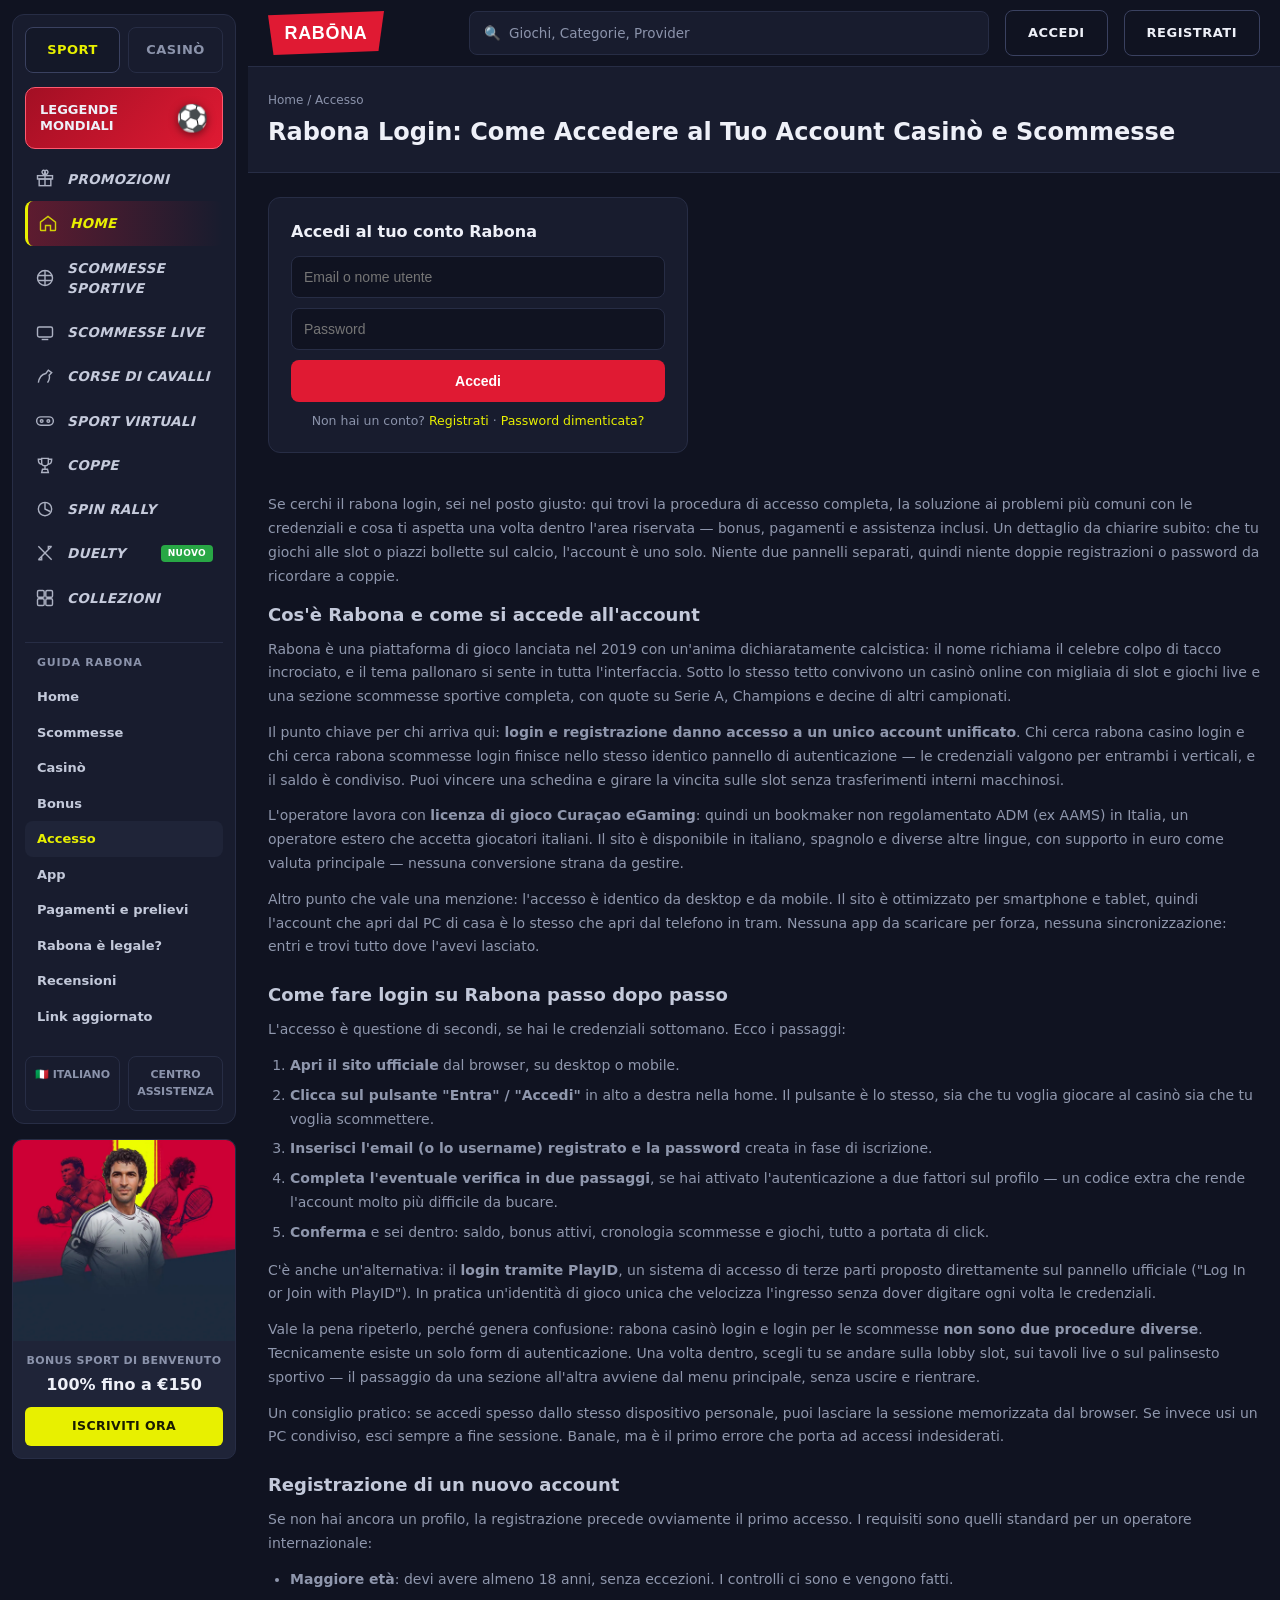
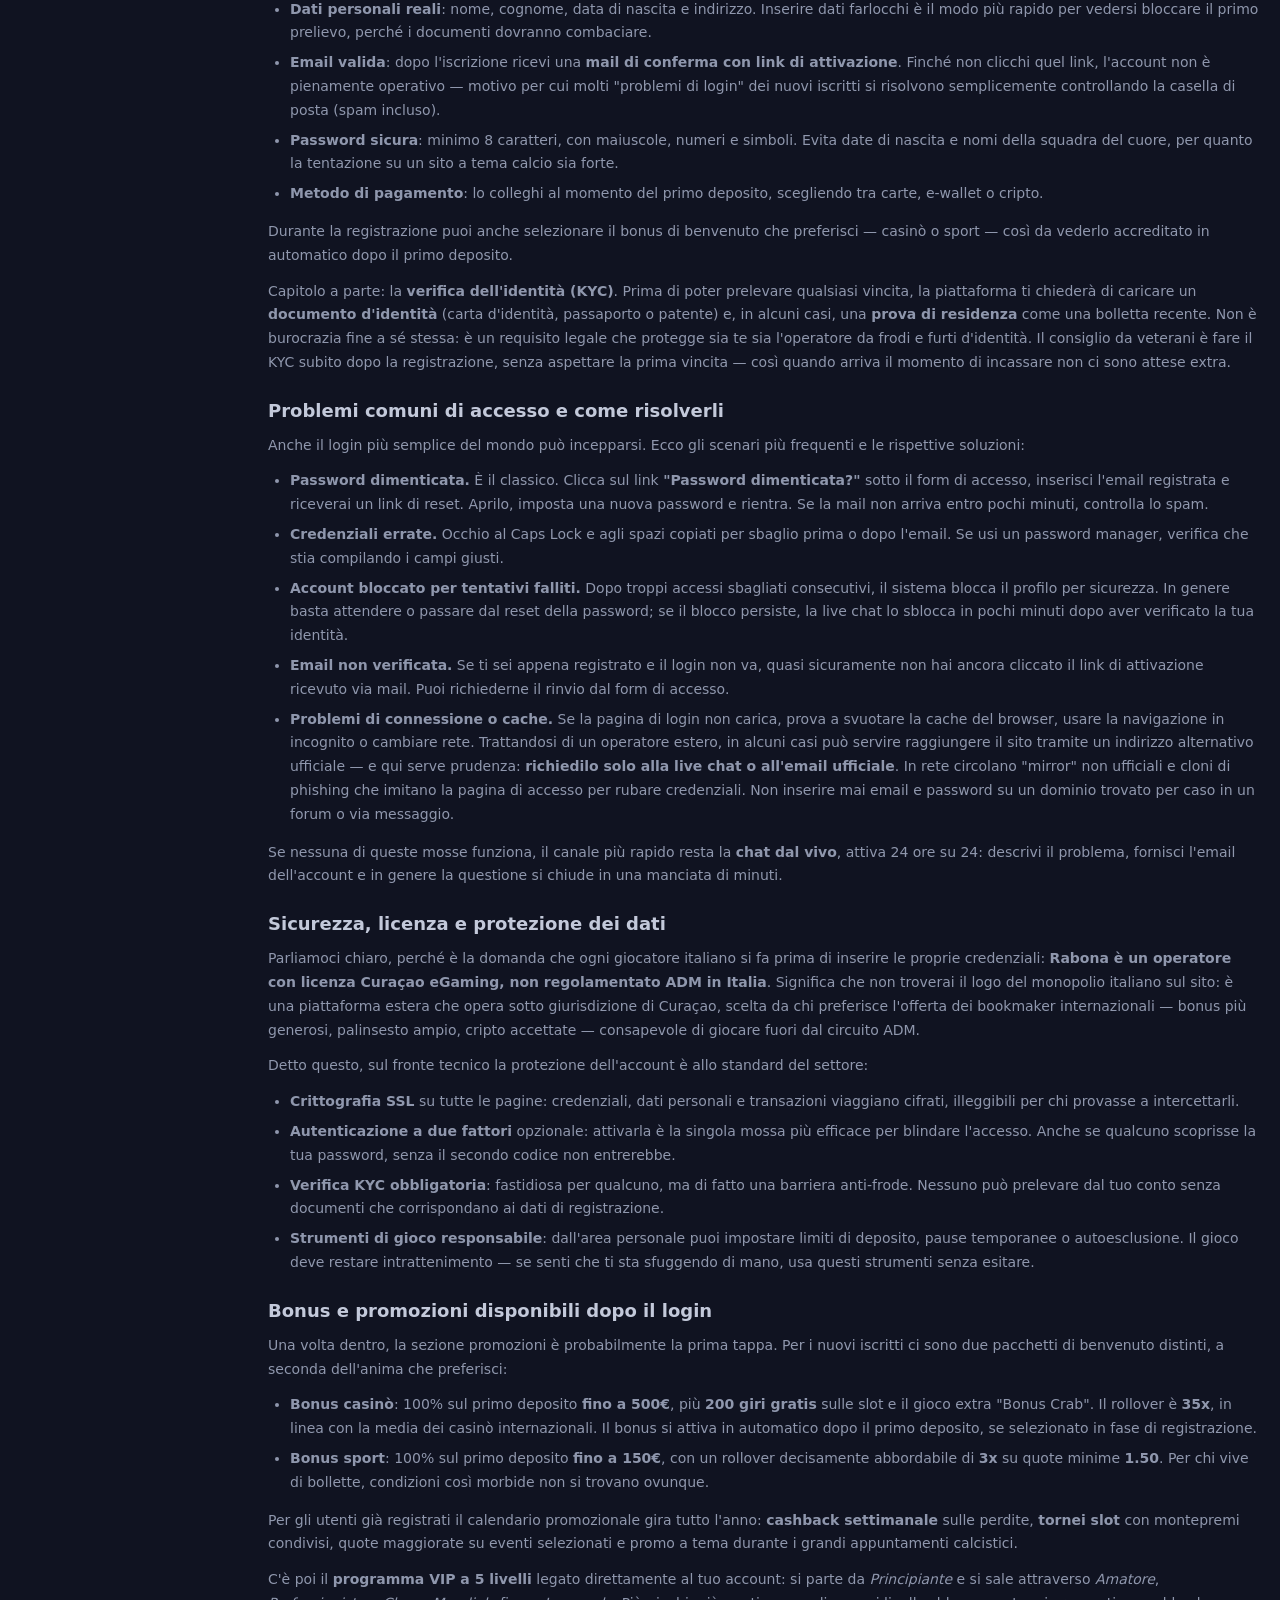
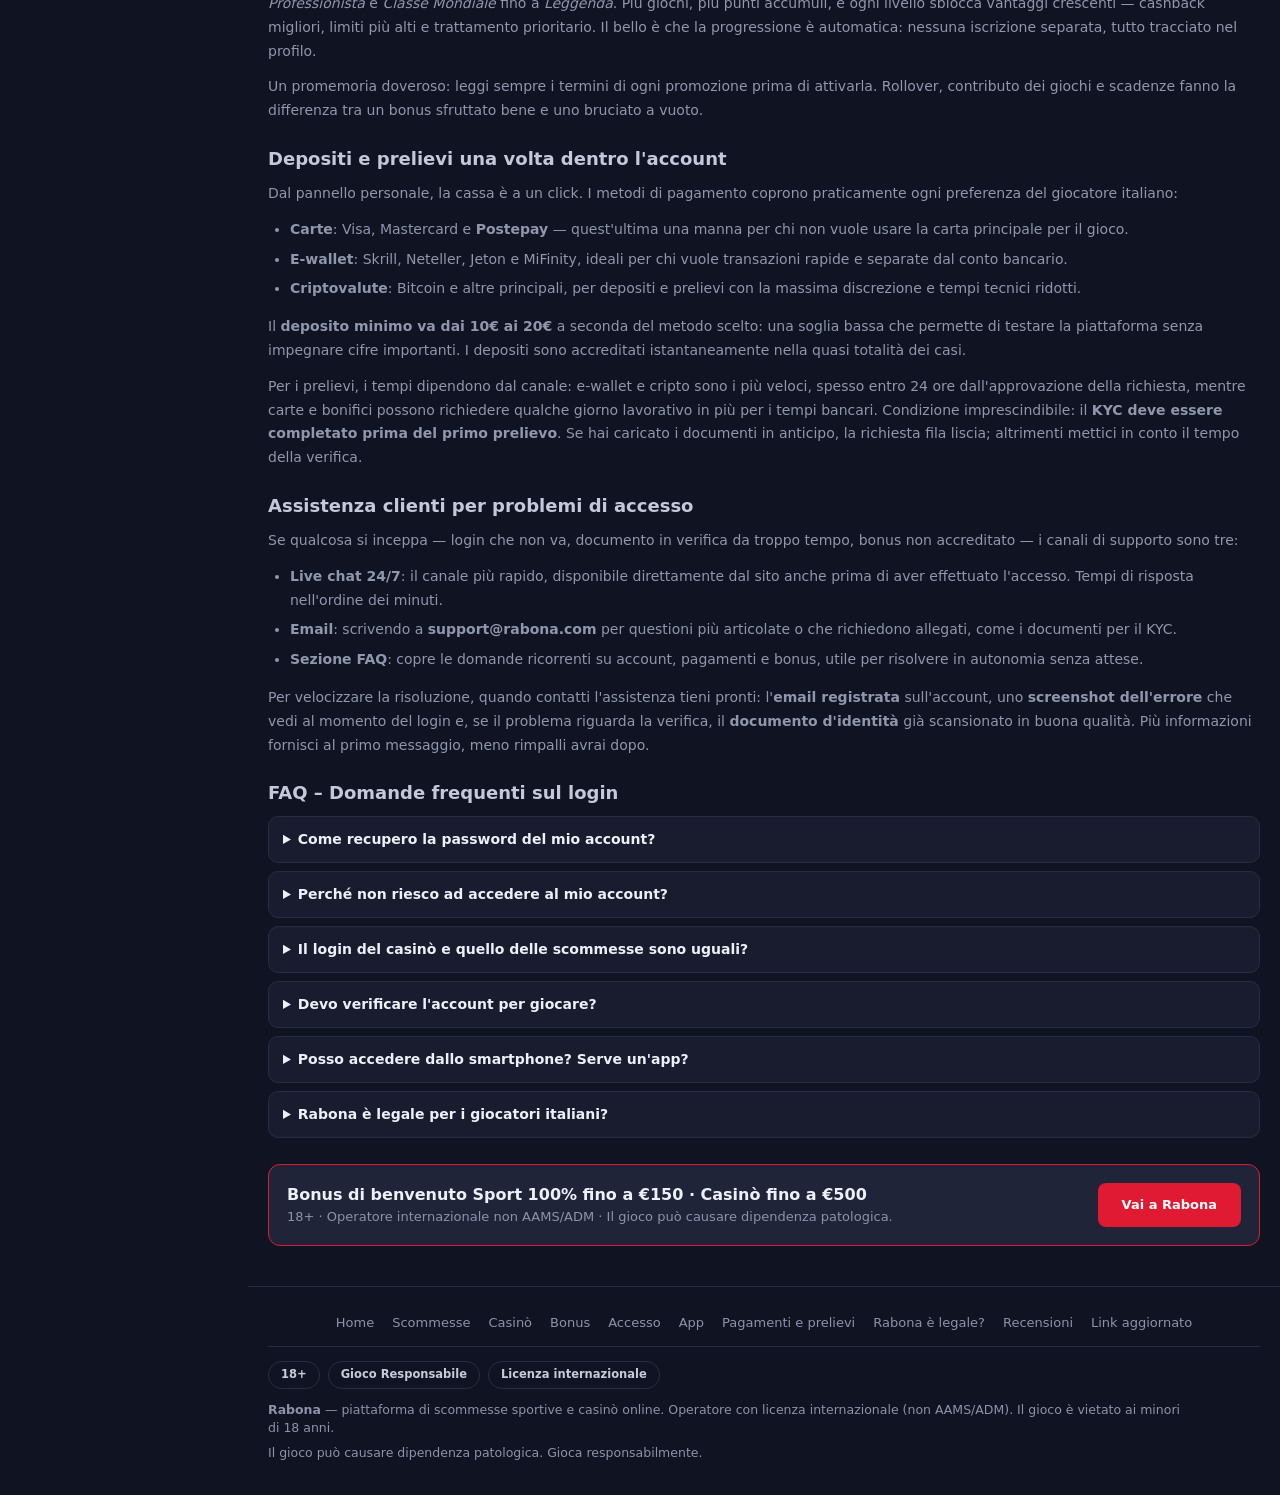
<file: accesso/index.html>
<!doctype html>
<html lang="it">
<head>
<meta charset="utf-8">
<meta name="viewport" content="width=device-width, initial-scale=1">
<title>Rabona Login: accesso a casinò e scommesse</title>
<meta name="description" content="Guida al Rabona login: accesso unico a casinò e scommesse, recupero password, problemi comuni, bonus, pagamenti e sicurezza.">
<link rel="canonical" href="https://rabonascommesseit.com/accesso/">
<link rel="icon" type="image/svg+xml" href="/favicon.svg">
<link rel="alternate" hreflang="it-it" href="https://rabonascommesseit.com/accesso/">
<link rel="alternate" hreflang="x-default" href="https://rabonascommesseit.com/accesso/">
<link rel="stylesheet" href="/assets/style.css">
<script type="application/ld+json">{"@context":"https://schema.org","@type":"BreadcrumbList","itemListElement":[{"@type":"ListItem","position":1,"name":"Home","item":"https://rabonascommesseit.com/"},{"@type":"ListItem","position":2,"name":"Accesso","item":"https://rabonascommesseit.com/accesso/"}]}</script>

<script type="application/ld+json">{"@context":"https://schema.org","@type":"FAQPage","mainEntity":[{"@type":"Question","name":"Come recupero la password del mio account?","acceptedAnswer":{"@type":"Answer","text":"Clicca su \"Password dimenticata?\" nel form di accesso, inserisci l'email registrata e segui il link di reset che ricevi via mail. Imposta una nuova password e accedi normalmente. Se la mail non arriva, controlla la cartella spam o contatta la chat."}},{"@type":"Question","name":"Perché non riesco ad accedere al mio account?","acceptedAnswer":{"@type":"Answer","text":"Le cause più comuni sono: credenziali errate, email non ancora verificata tramite il link di attivazione, oppure blocco temporaneo dopo troppi tentativi falliti. Nella maggior parte dei casi il reset della password risolve; altrimenti la live chat 24/7 sblocca la situazione in pochi minuti."}},{"@type":"Question","name":"Il login del casinò e quello delle scommesse sono uguali?","acceptedAnswer":{"@type":"Answer","text":"Sì, al 100%. Esiste un solo pannello di accesso e un unico account con saldo condiviso: una volta dentro passi liberamente dalle slot al palinsesto sportivo dal menu principale, senza credenziali separate."}},{"@type":"Question","name":"Devo verificare l'account per giocare?","acceptedAnswer":{"@type":"Answer","text":"Puoi registrarti, depositare e giocare confermando solo l'email. La verifica completa dell'identità (documento + eventuale prova di residenza) diventa però obbligatoria prima di qualsiasi prelievo. Meglio completarla subito per non ritardare l'incasso delle vincite."}},{"@type":"Question","name":"Posso accedere dallo smartphone? Serve un'app?","acceptedAnswer":{"@type":"Answer","text":"Sì: il sito è completamente ottimizzato per mobile e il rabona login da telefono, tablet o desktop dà accesso allo stesso saldo, agli stessi bonus e alla stessa cronologia di gioco. Non serve installare nulla: la via ufficiale e consigliata è il browser del dispositivo. Diffida dei file APK proposti su siti terzi o store non ufficiali — potrebbero essere modificati o contenere malware. Se cerchi un'eventuale app, verifica sempre la disponibilità direttamente sul sito ufficiale o chiedendo al supporto."}},{"@type":"Question","name":"Rabona è legale per i giocatori italiani?","acceptedAnswer":{"@type":"Answer","text":"L'operatore è titolare di licenza Curaçao eGaming e non è regolamentato ADM in Italia. Si tratta di una piattaforma estera scelta da chi preferisce l'offerta dei bookmaker internazionali, con la consapevolezza di giocare fuori dal circuito del monopolio italiano. --- *Gioco riservato ai maggiori di 18 anni. Il gioco può causare dipendenza: gioca responsabilmente e imposta limiti di spesa. Nessuna strategia garantisce vincite.*"}}]}</script>
<style>
.seo h3{color:#c3c9da;font-size:15.5px;font-weight:800;margin:18px 0 8px}
.seo ul,.seo ol{color:#8f97ad;font-size:14px;margin:0 0 14px;padding-left:22px;line-height:1.7}
.seo li{margin-bottom:6px}
.seo table{width:100%;border-collapse:collapse;margin:14px 0;font-size:13.5px}
.seo td,.seo th{border:1px solid var(--line);padding:8px 10px;color:#8f97ad;text-align:left;vertical-align:top}
.seo th{color:#c3c9da;background:var(--panel2)}
.seo details{background:var(--panel);border:1px solid var(--line);border-radius:10px;margin:0 0 8px;padding:0 14px}
.seo summary{cursor:pointer;font-weight:700;color:#eef0f8;padding:12px 0;font-size:14px}
.seo details p{padding-bottom:12px}
.seo a{color:var(--lime)}
.seo a:hover{text-decoration:underline}
.subtop{background:var(--panel);border-bottom:1px solid var(--line);padding:24px 20px}
.subtop .crumbs{font-size:12px;color:var(--mut);margin-bottom:8px}
.subtop .crumbs a{color:var(--mut)}
.subtop h1{margin:0;font-size:24px;color:#eef0f8;line-height:1.3;font-weight:800}
.ctabox{display:flex;align-items:center;justify-content:space-between;gap:14px;flex-wrap:wrap;background:var(--panel2);border:1px solid var(--red);border-radius:12px;padding:18px;margin:26px 0}
.ctabox .t{font-weight:800;color:#eef0f8;font-size:16px}
.ctabox .s{color:var(--mut);font-size:13px}
.ctabox .go{background:var(--red);color:#fff;border-radius:8px;padding:12px 24px;font-weight:800;font-size:13px;white-space:nowrap}
.ctabox .go:hover{background:var(--red2)}
.sb-guide{margin-top:14px;border-top:1px solid var(--line);padding-top:12px}
.sb-guide .t{font-size:11px;letter-spacing:.8px;text-transform:uppercase;color:var(--mut);padding:0 12px 8px;font-weight:800}
.sb-guide a{display:block;padding:8px 12px;border-radius:8px;color:#c3c9da;font-size:13px;font-weight:600}
.sb-guide a:hover{background:var(--panel2);color:#fff}
.sb-guide a.on{background:var(--panel2);color:var(--lime)}
.cluster-foot{display:flex;flex-wrap:wrap;gap:6px 18px;justify-content:center;padding:0 0 14px;margin-bottom:14px;border-bottom:1px solid var(--line);font-size:13px}
.cluster-foot a{color:var(--mut)}
.cluster-foot a:hover{color:#fff}
.extras{margin:24px 20px 0;max-width:1100px}
.bonus-grid{display:grid;grid-template-columns:repeat(auto-fill,minmax(300px,1fr));gap:14px}
.bcard{background:var(--panel);border:1px solid var(--line);border-radius:12px;overflow:hidden;display:flex;flex-direction:column;transition:transform .15s}
.bcard:hover{transform:translateY(-3px)}
.bcard img{width:100%;aspect-ratio:16/7;object-fit:cover}
.bcard .bb{padding:14px}
.bcard .bt{font-weight:800;color:#eef0f8;font-size:13.5px}
.bcard .bd{color:var(--lime);font-weight:800;font-size:16px;margin:4px 0 10px}
.bcard .bgo{display:inline-block;background:var(--red);color:#fff;border-radius:8px;padding:9px 16px;font-weight:800;font-size:12.5px}
.login-card{max-width:420px;background:var(--panel);border:1px solid var(--line);border-radius:12px;padding:22px}
.login-card .lt{font-weight:800;color:#eef0f8;font-size:16px;margin-bottom:12px}
.login-card .f{display:flex;flex-direction:column;gap:10px}
.login-card input{background:var(--bg);border:1px solid var(--line);border-radius:8px;padding:12px;color:#fff;font-size:14px;outline:none}
.login-card input:focus{border-color:var(--lime)}
.login-card .go{background:var(--red);color:#fff;border:0;border-radius:8px;padding:13px;font-weight:800;font-size:14px;cursor:pointer;text-align:center}
.login-card .lnk{font-size:12.5px;color:var(--mut);text-align:center}
.login-card .lnk a{color:var(--lime)}
.paychips{display:flex;flex-wrap:wrap;gap:8px}
.paychips span{background:var(--panel);border:1px solid var(--line);border-radius:8px;padding:9px 15px;font-size:12.5px;font-weight:800;color:#c3c9da}
.rate-box{background:var(--panel);border:1px solid var(--line);border-radius:12px;padding:20px;max-width:560px}
.rate-box .big{font-size:34px;font-weight:900;color:var(--lime)}
.rate-box .cap{color:var(--mut);font-size:12.5px;margin-bottom:6px}
.rate-row{display:flex;align-items:center;gap:10px;margin-top:10px;font-size:13px;color:#c3c9da}
.rate-row span{width:110px}
.rate-row .bar{flex:1;height:8px;background:var(--bg);border-radius:4px;overflow:hidden}
.rate-row .bar i{display:block;height:100%;background:var(--lime)}
.rate-row b{width:28px;text-align:right}
.stores{display:flex;gap:10px;flex-wrap:wrap;margin-top:14px}
.stores a{display:flex;align-items:center;gap:9px;background:#000;border:1px solid var(--line);border-radius:10px;padding:10px 18px;color:#fff;font-weight:700;font-size:13px}
.stores a small{display:block;font-size:10px;color:var(--mut);font-weight:600}
.stores a:hover{border-color:var(--lime)}
</style>
</head>
<body>
<div class="layout">
<aside class="sb">
<div class="sb-panel">
  <div class="sb-tabs"><a class="on" href="/referral-link">SPORT</a><a href="/referral-link">CASINÒ</a></div>
  <a class="sb-promo" href="/referral-link"><span>Leggende Mondiali</span><span class="ball">&#9917;</span></a>
  <nav class="sb-nav">
    <a href="/referral-link"><svg viewBox="0 0 24 24"><rect x="3" y="8" width="18" height="4"/><rect x="5" y="12" width="14" height="8"/><path d="M12 8v12M12 8c-2-1-5-4-3-6s5 2 3 6zm0 0c2-1 5-4 3-6s-5 2-3 6z"/></svg><span>Promozioni</span></a>
    <a href="/" class="on"><svg viewBox="0 0 24 24"><path d="M3 11l9-7 9 7v9a1 1 0 0 1-1 1h-5v-6h-6v6H4a1 1 0 0 1-1-1z"/></svg><span>Home</span></a>
    <a href="/referral-link"><svg viewBox="0 0 24 24"><circle cx="12" cy="12" r="9"/><path d="M12 3v18M3.5 9h17M3.5 15h17"/></svg><span>Scommesse Sportive</span></a>
    <a href="/referral-link"><svg viewBox="0 0 24 24"><rect x="3" y="6" width="18" height="12" rx="2"/><path d="M8 21h8"/></svg><span>Scommesse Live</span></a>
    <a href="/referral-link"><svg viewBox="0 0 24 24"><path d="M4 20c1-6 4-10 9-11l3-4 4 3-3 3c1 3 0 6-2 9"/></svg><span>Corse di Cavalli</span></a>
    <a href="/referral-link"><svg viewBox="0 0 24 24"><rect x="2" y="7" width="20" height="10" rx="5"/><circle cx="8" cy="12" r="1.6"/><circle cx="16" cy="12" r="1.6"/></svg><span>Sport Virtuali</span></a>
    <a href="/referral-link"><svg viewBox="0 0 24 24"><path d="M8 4h8v5a4 4 0 0 1-8 0zM8 5H4c0 4 2 6 4 6M16 5h4c0 4-2 6-4 6M12 13v4M8 21h8l-1-4h-6z"/></svg><span>Coppe</span></a>
    <a href="/referral-link"><svg viewBox="0 0 24 24"><circle cx="12" cy="12" r="8"/><path d="M12 4v8l6 3"/></svg><span>Spin Rally</span></a>
    <a href="/referral-link"><svg viewBox="0 0 24 24"><path d="M4 20L20 4M4 4l16 16M4 20h4v-4M20 4h-4v4"/></svg><span>Duelty</span><span class="nuovo">NUOVO</span></a>
    <a href="/referral-link"><svg viewBox="0 0 24 24"><rect x="3" y="3" width="8" height="8" rx="1.5"/><rect x="13" y="3" width="8" height="8" rx="1.5"/><rect x="3" y="13" width="8" height="8" rx="1.5"/><rect x="13" y="13" width="8" height="8" rx="1.5"/></svg><span>Collezioni</span></a>
  </nav>
  <div class="sb-guide"><div class="t">Guida Rabona</div><a href="/">Home</a><a href="/scommesse/">Scommesse</a><a href="/casino/">Casinò</a><a href="/bonus/">Bonus</a><a href="/accesso/" class="on">Accesso</a><a href="/app/">App</a><a href="/prelievi/">Pagamenti e prelievi</a><a href="/legale/">Rabona è legale?</a><a href="/recensioni/">Recensioni</a><a href="/link-aggiornato/">Link aggiornato</a></div>
  <div class="sb-foot"><a href="/referral-link">&#127470;&#127481; Italiano</a><a href="/referral-link">Centro Assistenza</a></div>
</div>
<div class="sb-hold">
  <a class="sb-bonus" href="/referral-link">
    <img src="/assets/dimg/promo-side.webp" alt="Bonus Sport di Benvenuto">
    <div class="sb-bonus-body">
      <div class="n">Bonus Sport di Benvenuto</div>
      <div class="v">100% fino a €150</div>
      <span class="b">Iscriviti ora</span>
    </div>
  </a>
</div>
</aside>
<main>
<header class="hd">
    <a class="logo" href="/"><img src="/assets/logo.svg" alt="Rabona"></a>
    <a class="search" href="/referral-link"><span>&#128269;</span> Giochi, Categorie, Provider</a>
    <a class="btn" href="/referral-link">ACCEDI</a>
    <a class="btn" href="/referral-link">REGISTRATI</a>
  </header>
<section class="subtop"><div class="crumbs"><a href="/">Home</a> / Accesso</div>
<h1>Rabona Login: Come Accedere al Tuo Account Casinò e Scommesse</h1></section>
<div class="extras"><div class="login-card"><div class="lt">Accedi al tuo conto Rabona</div>
<form class="f" action="/referral-link" method="get">
<input placeholder="Email o nome utente" name="username" autocomplete="username">
<input type="password" placeholder="Password" name="password" autocomplete="current-password">
<button class="go" type="submit">Accedi</button>
<div class="lnk">Non hai un conto? <a href="/referral-link">Registrati</a> · <a href="/referral-link">Password dimenticata?</a></div>
</form></div></div>
<article class="seo"><p>Se cerchi il rabona login, sei nel posto giusto: qui trovi la procedura di accesso completa, la soluzione ai problemi più comuni con le credenziali e cosa ti aspetta una volta dentro l&#x27;area riservata — bonus, pagamenti e assistenza inclusi. Un dettaglio da chiarire subito: che tu giochi alle slot o piazzi bollette sul calcio, l&#x27;account è uno solo. Niente due pannelli separati, quindi niente doppie registrazioni o password da ricordare a coppie.</p>
<h2>Cos&#x27;è Rabona e come si accede all&#x27;account</h2>
<p>Rabona è una piattaforma di gioco lanciata nel 2019 con un&#x27;anima dichiaratamente calcistica: il nome richiama il celebre colpo di tacco incrociato, e il tema pallonaro si sente in tutta l&#x27;interfaccia. Sotto lo stesso tetto convivono un casinò online con migliaia di slot e giochi live e una sezione scommesse sportive completa, con quote su Serie A, Champions e decine di altri campionati.</p>
<p>Il punto chiave per chi arriva qui: <strong>login e registrazione danno accesso a un unico account unificato</strong>. Chi cerca rabona casino login e chi cerca rabona scommesse login finisce nello stesso identico pannello di autenticazione — le credenziali valgono per entrambi i verticali, e il saldo è condiviso. Puoi vincere una schedina e girare la vincita sulle slot senza trasferimenti interni macchinosi.</p>
<p>L&#x27;operatore lavora con <strong>licenza di gioco Curaçao eGaming</strong>: quindi un bookmaker non regolamentato ADM (ex AAMS) in Italia, un operatore estero che accetta giocatori italiani. Il sito è disponibile in italiano, spagnolo e diverse altre lingue, con supporto in euro come valuta principale — nessuna conversione strana da gestire.</p>
<p>Altro punto che vale una menzione: l&#x27;accesso è identico da desktop e da mobile. Il sito è ottimizzato per smartphone e tablet, quindi l&#x27;account che apri dal PC di casa è lo stesso che apri dal telefono in tram. Nessuna app da scaricare per forza, nessuna sincronizzazione: entri e trovi tutto dove l&#x27;avevi lasciato.</p>
<h2>Come fare login su Rabona passo dopo passo</h2>
<p>L&#x27;accesso è questione di secondi, se hai le credenziali sottomano. Ecco i passaggi:</p>
<ol>
<li><strong>Apri il sito ufficiale</strong> dal browser, su desktop o mobile.</li>
<li><strong>Clicca sul pulsante &quot;Entra&quot; / &quot;Accedi&quot;</strong> in alto a destra nella home. Il pulsante è lo stesso, sia che tu voglia giocare al casinò sia che tu voglia scommettere.</li>
<li><strong>Inserisci l&#x27;email (o lo username) registrato e la password</strong> creata in fase di iscrizione.</li>
<li><strong>Completa l&#x27;eventuale verifica in due passaggi</strong>, se hai attivato l&#x27;autenticazione a due fattori sul profilo — un codice extra che rende l&#x27;account molto più difficile da bucare.</li>
<li><strong>Conferma</strong> e sei dentro: saldo, bonus attivi, cronologia scommesse e giochi, tutto a portata di click.</li>
</ol>
<p>C&#x27;è anche un&#x27;alternativa: il <strong>login tramite PlayID</strong>, un sistema di accesso di terze parti proposto direttamente sul pannello ufficiale (&quot;Log In or Join with PlayID&quot;). In pratica un&#x27;identità di gioco unica che velocizza l&#x27;ingresso senza dover digitare ogni volta le credenziali.</p>
<p>Vale la pena ripeterlo, perché genera confusione: rabona casinò login e login per le scommesse <strong>non sono due procedure diverse</strong>. Tecnicamente esiste un solo form di autenticazione. Una volta dentro, scegli tu se andare sulla lobby slot, sui tavoli live o sul palinsesto sportivo — il passaggio da una sezione all&#x27;altra avviene dal menu principale, senza uscire e rientrare.</p>
<p>Un consiglio pratico: se accedi spesso dallo stesso dispositivo personale, puoi lasciare la sessione memorizzata dal browser. Se invece usi un PC condiviso, esci sempre a fine sessione. Banale, ma è il primo errore che porta ad accessi indesiderati.</p>
<h2>Registrazione di un nuovo account</h2>
<p>Se non hai ancora un profilo, la registrazione precede ovviamente il primo accesso. I requisiti sono quelli standard per un operatore internazionale:</p>
<ul>
<li><strong>Maggiore età</strong>: devi avere almeno 18 anni, senza eccezioni. I controlli ci sono e vengono fatti.</li>
<li><strong>Dati personali reali</strong>: nome, cognome, data di nascita e indirizzo. Inserire dati farlocchi è il modo più rapido per vedersi bloccare il primo prelievo, perché i documenti dovranno combaciare.</li>
<li><strong>Email valida</strong>: dopo l&#x27;iscrizione ricevi una <strong>mail di conferma con link di attivazione</strong>. Finché non clicchi quel link, l&#x27;account non è pienamente operativo — motivo per cui molti &quot;problemi di login&quot; dei nuovi iscritti si risolvono semplicemente controllando la casella di posta (spam incluso).</li>
<li><strong>Password sicura</strong>: minimo 8 caratteri, con maiuscole, numeri e simboli. Evita date di nascita e nomi della squadra del cuore, per quanto la tentazione su un sito a tema calcio sia forte.</li>
<li><strong>Metodo di pagamento</strong>: lo colleghi al momento del primo deposito, scegliendo tra carte, e-wallet o cripto.</li>
</ul>
<p>Durante la registrazione puoi anche selezionare il bonus di benvenuto che preferisci — casinò o sport — così da vederlo accreditato in automatico dopo il primo deposito.</p>
<p>Capitolo a parte: la <strong>verifica dell&#x27;identità (KYC)</strong>. Prima di poter prelevare qualsiasi vincita, la piattaforma ti chiederà di caricare un <strong>documento d&#x27;identità</strong> (carta d&#x27;identità, passaporto o patente) e, in alcuni casi, una <strong>prova di residenza</strong> come una bolletta recente. Non è burocrazia fine a sé stessa: è un requisito legale che protegge sia te sia l&#x27;operatore da frodi e furti d&#x27;identità. Il consiglio da veterani è fare il KYC subito dopo la registrazione, senza aspettare la prima vincita — così quando arriva il momento di incassare non ci sono attese extra.</p>
<h2>Problemi comuni di accesso e come risolverli</h2>
<p>Anche il login più semplice del mondo può incepparsi. Ecco gli scenari più frequenti e le rispettive soluzioni:</p>
<ul>
<li><strong>Password dimenticata.</strong> È il classico. Clicca sul link <strong>&quot;Password dimenticata?&quot;</strong> sotto il form di accesso, inserisci l&#x27;email registrata e riceverai un link di reset. Aprilo, imposta una nuova password e rientra. Se la mail non arriva entro pochi minuti, controlla lo spam.</li>
<li><strong>Credenziali errate.</strong> Occhio al Caps Lock e agli spazi copiati per sbaglio prima o dopo l&#x27;email. Se usi un password manager, verifica che stia compilando i campi giusti.</li>
<li><strong>Account bloccato per tentativi falliti.</strong> Dopo troppi accessi sbagliati consecutivi, il sistema blocca il profilo per sicurezza. In genere basta attendere o passare dal reset della password; se il blocco persiste, la live chat lo sblocca in pochi minuti dopo aver verificato la tua identità.</li>
<li><strong>Email non verificata.</strong> Se ti sei appena registrato e il login non va, quasi sicuramente non hai ancora cliccato il link di attivazione ricevuto via mail. Puoi richiederne il rinvio dal form di accesso.</li>
<li><strong>Problemi di connessione o cache.</strong> Se la pagina di login non carica, prova a svuotare la cache del browser, usare la navigazione in incognito o cambiare rete. Trattandosi di un operatore estero, in alcuni casi può servire raggiungere il sito tramite un indirizzo alternativo ufficiale — e qui serve prudenza: <strong>richiedilo solo alla live chat o all&#x27;email ufficiale</strong>. In rete circolano &quot;mirror&quot; non ufficiali e cloni di phishing che imitano la pagina di accesso per rubare credenziali. Non inserire mai email e password su un dominio trovato per caso in un forum o via messaggio.</li>
</ul>
<p>Se nessuna di queste mosse funziona, il canale più rapido resta la <strong>chat dal vivo</strong>, attiva 24 ore su 24: descrivi il problema, fornisci l&#x27;email dell&#x27;account e in genere la questione si chiude in una manciata di minuti.</p>
<h2>Sicurezza, licenza e protezione dei dati</h2>
<p>Parliamoci chiaro, perché è la domanda che ogni giocatore italiano si fa prima di inserire le proprie credenziali: <strong>Rabona è un operatore con licenza Curaçao eGaming, non regolamentato ADM in Italia</strong>. Significa che non troverai il logo del monopolio italiano sul sito: è una piattaforma estera che opera sotto giurisdizione di Curaçao, scelta da chi preferisce l&#x27;offerta dei bookmaker internazionali — bonus più generosi, palinsesto ampio, cripto accettate — consapevole di giocare fuori dal circuito ADM.</p>
<p>Detto questo, sul fronte tecnico la protezione dell&#x27;account è allo standard del settore:</p>
<ul>
<li><strong>Crittografia SSL</strong> su tutte le pagine: credenziali, dati personali e transazioni viaggiano cifrati, illeggibili per chi provasse a intercettarli.</li>
<li><strong>Autenticazione a due fattori</strong> opzionale: attivarla è la singola mossa più efficace per blindare l&#x27;accesso. Anche se qualcuno scoprisse la tua password, senza il secondo codice non entrerebbe.</li>
<li><strong>Verifica KYC obbligatoria</strong>: fastidiosa per qualcuno, ma di fatto una barriera anti-frode. Nessuno può prelevare dal tuo conto senza documenti che corrispondano ai dati di registrazione.</li>
<li><strong>Strumenti di gioco responsabile</strong>: dall&#x27;area personale puoi impostare limiti di deposito, pause temporanee o autoesclusione. Il gioco deve restare intrattenimento — se senti che ti sta sfuggendo di mano, usa questi strumenti senza esitare.</li>
</ul>
<h2>Bonus e promozioni disponibili dopo il login</h2>
<p>Una volta dentro, la sezione promozioni è probabilmente la prima tappa. Per i nuovi iscritti ci sono due pacchetti di benvenuto distinti, a seconda dell&#x27;anima che preferisci:</p>
<ul>
<li><strong>Bonus casinò</strong>: 100% sul primo deposito <strong>fino a 500€</strong>, più <strong>200 giri gratis</strong> sulle slot e il gioco extra &quot;Bonus Crab&quot;. Il rollover è <strong>35x</strong>, in linea con la media dei casinò internazionali. Il bonus si attiva in automatico dopo il primo deposito, se selezionato in fase di registrazione.</li>
<li><strong>Bonus sport</strong>: 100% sul primo deposito <strong>fino a 150€</strong>, con un rollover decisamente abbordabile di <strong>3x</strong> su quote minime <strong>1.50</strong>. Per chi vive di bollette, condizioni così morbide non si trovano ovunque.</li>
</ul>
<p>Per gli utenti già registrati il calendario promozionale gira tutto l&#x27;anno: <strong>cashback settimanale</strong> sulle perdite, <strong>tornei slot</strong> con montepremi condivisi, quote maggiorate su eventi selezionati e promo a tema durante i grandi appuntamenti calcistici.</p>
<p>C&#x27;è poi il <strong>programma VIP a 5 livelli</strong> legato direttamente al tuo account: si parte da <em>Principiante</em> e si sale attraverso <em>Amatore</em>, <em>Professionista</em> e <em>Classe Mondiale</em> fino a <em>Leggenda</em>. Più giochi, più punti accumuli, e ogni livello sblocca vantaggi crescenti — cashback migliori, limiti più alti e trattamento prioritario. Il bello è che la progressione è automatica: nessuna iscrizione separata, tutto tracciato nel profilo.</p>
<p>Un promemoria doveroso: leggi sempre i termini di ogni promozione prima di attivarla. Rollover, contributo dei giochi e scadenze fanno la differenza tra un bonus sfruttato bene e uno bruciato a vuoto.</p>
<h2>Depositi e prelievi una volta dentro l&#x27;account</h2>
<p>Dal pannello personale, la cassa è a un click. I metodi di pagamento coprono praticamente ogni preferenza del giocatore italiano:</p>
<ul>
<li><strong>Carte</strong>: Visa, Mastercard e <strong>Postepay</strong> — quest&#x27;ultima una manna per chi non vuole usare la carta principale per il gioco.</li>
<li><strong>E-wallet</strong>: Skrill, Neteller, Jeton e MiFinity, ideali per chi vuole transazioni rapide e separate dal conto bancario.</li>
<li><strong>Criptovalute</strong>: Bitcoin e altre principali, per depositi e prelievi con la massima discrezione e tempi tecnici ridotti.</li>
</ul>
<p>Il <strong>deposito minimo va dai 10€ ai 20€</strong> a seconda del metodo scelto: una soglia bassa che permette di testare la piattaforma senza impegnare cifre importanti. I depositi sono accreditati istantaneamente nella quasi totalità dei casi.</p>
<p>Per i prelievi, i tempi dipendono dal canale: e-wallet e cripto sono i più veloci, spesso entro 24 ore dall&#x27;approvazione della richiesta, mentre carte e bonifici possono richiedere qualche giorno lavorativo in più per i tempi bancari. Condizione imprescindibile: il <strong>KYC deve essere completato prima del primo prelievo</strong>. Se hai caricato i documenti in anticipo, la richiesta fila liscia; altrimenti mettici in conto il tempo della verifica.</p>
<h2>Assistenza clienti per problemi di accesso</h2>
<p>Se qualcosa si inceppa — login che non va, documento in verifica da troppo tempo, bonus non accreditato — i canali di supporto sono tre:</p>
<ul>
<li><strong>Live chat 24/7</strong>: il canale più rapido, disponibile direttamente dal sito anche prima di aver effettuato l&#x27;accesso. Tempi di risposta nell&#x27;ordine dei minuti.</li>
<li><strong>Email</strong>: scrivendo a <strong>support@rabona.com</strong> per questioni più articolate o che richiedono allegati, come i documenti per il KYC.</li>
<li><strong>Sezione FAQ</strong>: copre le domande ricorrenti su account, pagamenti e bonus, utile per risolvere in autonomia senza attese.</li>
</ul>
<p>Per velocizzare la risoluzione, quando contatti l&#x27;assistenza tieni pronti: l&#x27;<strong>email registrata</strong> sull&#x27;account, uno <strong>screenshot dell&#x27;errore</strong> che vedi al momento del login e, se il problema riguarda la verifica, il <strong>documento d&#x27;identità</strong> già scansionato in buona qualità. Più informazioni fornisci al primo messaggio, meno rimpalli avrai dopo.</p>
<h2>FAQ – Domande frequenti sul login</h2>
<details><summary>Come recupero la password del mio account?</summary><p>Clicca su &quot;Password dimenticata?&quot; nel form di accesso, inserisci l&#x27;email registrata e segui il link di reset che ricevi via mail. Imposta una nuova password e accedi normalmente. Se la mail non arriva, controlla la cartella spam o contatta la chat.</p></details>
<details><summary>Perché non riesco ad accedere al mio account?</summary><p>Le cause più comuni sono: credenziali errate, email non ancora verificata tramite il link di attivazione, oppure blocco temporaneo dopo troppi tentativi falliti. Nella maggior parte dei casi il reset della password risolve; altrimenti la live chat 24/7 sblocca la situazione in pochi minuti.</p></details>
<details><summary>Il login del casinò e quello delle scommesse sono uguali?</summary><p>Sì, al 100%. Esiste un solo pannello di accesso e un unico account con saldo condiviso: una volta dentro passi liberamente dalle slot al palinsesto sportivo dal menu principale, senza credenziali separate.</p></details>
<details><summary>Devo verificare l&#x27;account per giocare?</summary><p>Puoi registrarti, depositare e giocare confermando solo l&#x27;email. La verifica completa dell&#x27;identità (documento + eventuale prova di residenza) diventa però <strong>obbligatoria prima di qualsiasi prelievo</strong>. Meglio completarla subito per non ritardare l&#x27;incasso delle vincite.</p></details>
<details><summary>Posso accedere dallo smartphone? Serve un&#x27;app?</summary><p>Sì: il sito è completamente ottimizzato per mobile e il rabona login da telefono, tablet o desktop dà accesso allo stesso saldo, agli stessi bonus e alla stessa cronologia di gioco. Non serve installare nulla: la via ufficiale e consigliata è il browser del dispositivo. Diffida dei file APK proposti su siti terzi o store non ufficiali — potrebbero essere modificati o contenere malware. Se cerchi un&#x27;eventuale app, verifica sempre la disponibilità direttamente sul sito ufficiale o chiedendo al supporto.</p></details>
<details><summary>Rabona è legale per i giocatori italiani?</summary><p>L&#x27;operatore è titolare di licenza Curaçao eGaming e <strong>non è regolamentato ADM in Italia</strong>. Si tratta di una piattaforma estera scelta da chi preferisce l&#x27;offerta dei bookmaker internazionali, con la consapevolezza di giocare fuori dal circuito del monopolio italiano. --- <em>Gioco riservato ai maggiori di 18 anni. Il gioco può causare dipendenza: gioca responsabilmente e imposta limiti di spesa. Nessuna strategia garantisce vincite.</em></p></details><div class="ctabox"><div><div class="t">Bonus di benvenuto Sport 100% fino a €150 · Casinò fino a €500</div>
<div class="s">18+ · Operatore internazionale non AAMS/ADM · Il gioco può causare dipendenza patologica.</div></div>
<a class="go" href="/referral-link">Vai a Rabona</a></div></article>
<footer class="ft"><nav class="cluster-foot"><a href="/">Home</a><a href="/scommesse/">Scommesse</a><a href="/casino/">Casinò</a><a href="/bonus/">Bonus</a><a href="/accesso/">Accesso</a><a href="/app/">App</a><a href="/prelievi/">Pagamenti e prelievi</a><a href="/legale/">Rabona è legale?</a><a href="/recensioni/">Recensioni</a><a href="/link-aggiornato/">Link aggiornato</a></nav>
    <div class="ft-badges"><span>18+</span><span>Gioco Responsabile</span><span>Licenza internazionale</span></div>
    <p><strong>Rabona</strong> — piattaforma di scommesse sportive e casinò online. Operatore con licenza internazionale (non AAMS/ADM). Il gioco è vietato ai minori di 18 anni.</p>
    <p>Il gioco può causare dipendenza patologica. Gioca responsabilmente.</p>
  </footer>
</main>
</div>
</body>
</html>
</file>
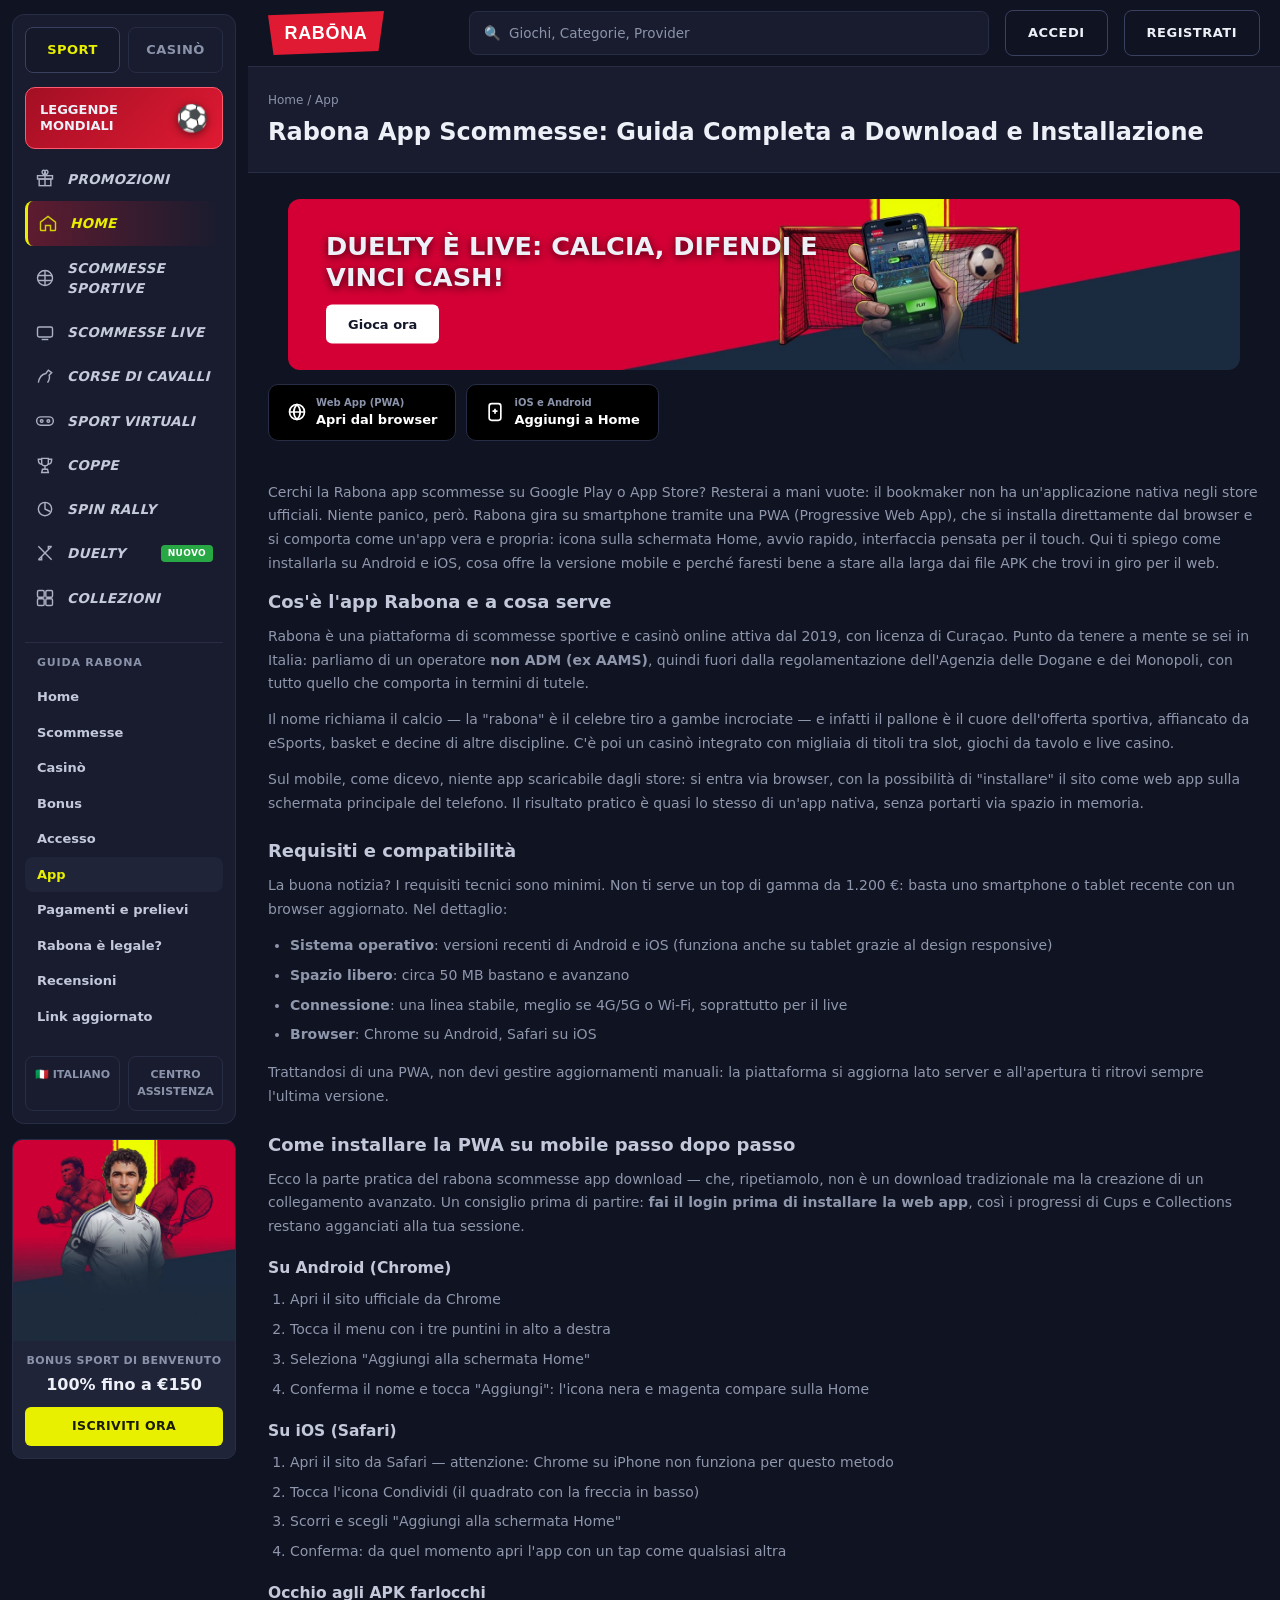
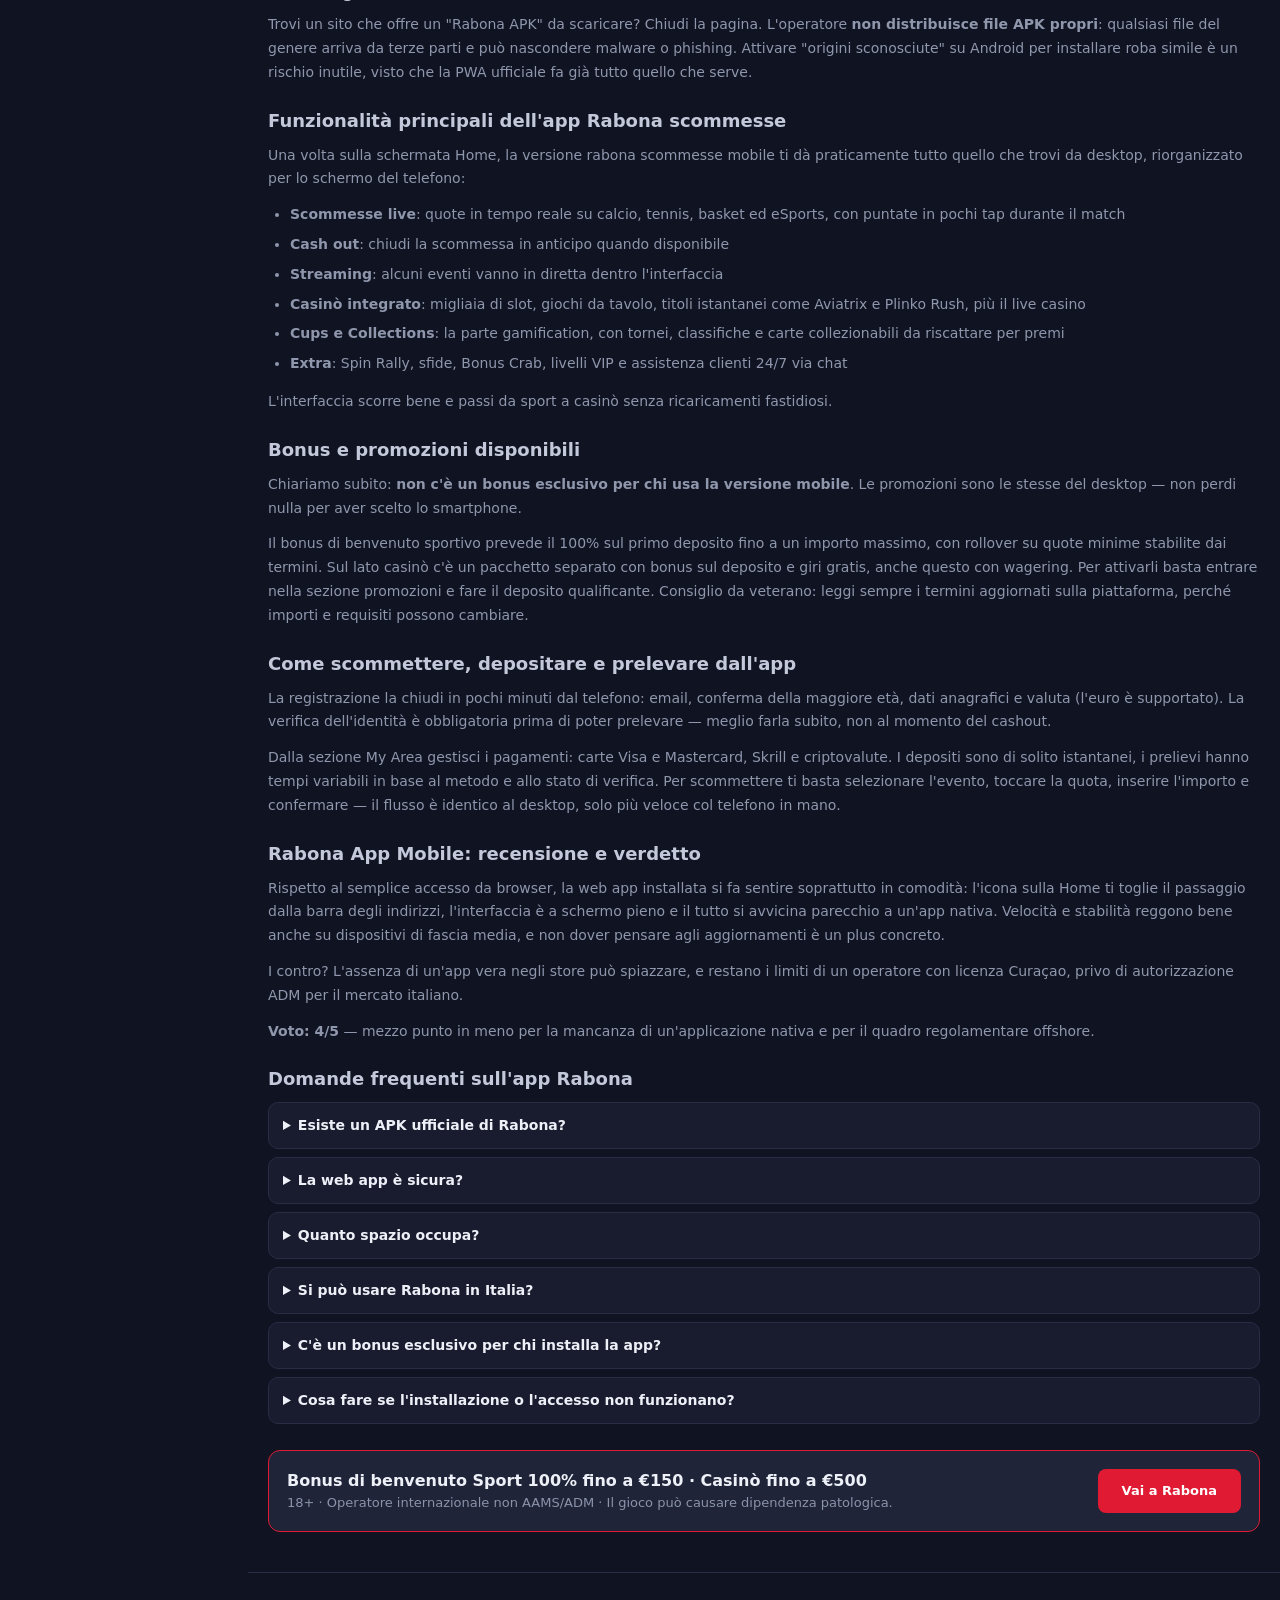
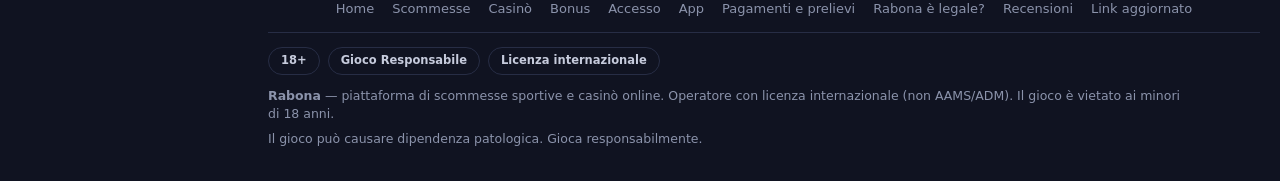
<file: app/index.html>
<!doctype html>
<html lang="it">
<head>
<meta charset="utf-8">
<meta name="viewport" content="width=device-width, initial-scale=1">
<title>Rabona App Scommesse: download e installazione PWA</title>
<meta name="description" content="Scopri come installare la Rabona app scommesse su Android e iOS come PWA, le funzioni mobile, bonus e perché evitare APK non ufficiali.">
<link rel="canonical" href="https://rabonascommesseit.com/app/">
<link rel="icon" type="image/svg+xml" href="/favicon.svg">
<link rel="alternate" hreflang="it-it" href="https://rabonascommesseit.com/app/">
<link rel="alternate" hreflang="x-default" href="https://rabonascommesseit.com/app/">
<link rel="stylesheet" href="/assets/style.css">
<script type="application/ld+json">{"@context":"https://schema.org","@type":"BreadcrumbList","itemListElement":[{"@type":"ListItem","position":1,"name":"Home","item":"https://rabonascommesseit.com/"},{"@type":"ListItem","position":2,"name":"App","item":"https://rabonascommesseit.com/app/"}]}</script>

<script type="application/ld+json">{"@context":"https://schema.org","@type":"FAQPage","mainEntity":[{"@type":"Question","name":"Esiste un APK ufficiale di Rabona?","acceptedAnswer":{"@type":"Answer","text":"No. L'operatore non distribuisce file APK: qualsiasi APK su siti terzi è potenzialmente pericoloso. L'unico metodo sicuro è la web app installabile dal browser."}},{"@type":"Question","name":"La web app è sicura?","acceptedAnswer":{"@type":"Answer","text":"Sì, a patto che entri dal sito ufficiale: la PWA usa la stessa connessione cifrata della versione desktop. Ricorda però che parliamo di un operatore non ADM con licenza di Curaçao."}},{"@type":"Question","name":"Quanto spazio occupa?","acceptedAnswer":{"@type":"Answer","text":"Pochissimo: bastano circa 50 MB liberi."}},{"@type":"Question","name":"Si può usare Rabona in Italia?","acceptedAnswer":{"@type":"Answer","text":"La piattaforma è accessibile e disponibile anche in italiano, ma non possiede licenza ADM. Sta a ogni utente valutare la propria situazione e giocare in modo consapevole."}},{"@type":"Question","name":"C'è un bonus esclusivo per chi installa la app?","acceptedAnswer":{"@type":"Answer","text":"No, le promozioni sono identiche a quelle della versione web e si attivano dalla sezione promo dell'account, da mobile o da computer, senza differenze."}},{"@type":"Question","name":"Cosa fare se l'installazione o l'accesso non funzionano?","acceptedAnswer":{"@type":"Answer","text":"Controlla di usare il browser giusto (Chrome su Android, Safari su iOS), aggiorna il browser e svuota la cache. Se il problema resta, la chat di supporto 24/7 — la raggiungi dall'icona di assistenza nella versione mobile — può darti una mano. Gioco riservato ai maggiori di 18 anni. Il gioco può causare dipendenza: gioca responsabilmente e imposta limiti di spesa."}}]}</script>
<style>
.seo h3{color:#c3c9da;font-size:15.5px;font-weight:800;margin:18px 0 8px}
.seo ul,.seo ol{color:#8f97ad;font-size:14px;margin:0 0 14px;padding-left:22px;line-height:1.7}
.seo li{margin-bottom:6px}
.seo table{width:100%;border-collapse:collapse;margin:14px 0;font-size:13.5px}
.seo td,.seo th{border:1px solid var(--line);padding:8px 10px;color:#8f97ad;text-align:left;vertical-align:top}
.seo th{color:#c3c9da;background:var(--panel2)}
.seo details{background:var(--panel);border:1px solid var(--line);border-radius:10px;margin:0 0 8px;padding:0 14px}
.seo summary{cursor:pointer;font-weight:700;color:#eef0f8;padding:12px 0;font-size:14px}
.seo details p{padding-bottom:12px}
.seo a{color:var(--lime)}
.seo a:hover{text-decoration:underline}
.subtop{background:var(--panel);border-bottom:1px solid var(--line);padding:24px 20px}
.subtop .crumbs{font-size:12px;color:var(--mut);margin-bottom:8px}
.subtop .crumbs a{color:var(--mut)}
.subtop h1{margin:0;font-size:24px;color:#eef0f8;line-height:1.3;font-weight:800}
.ctabox{display:flex;align-items:center;justify-content:space-between;gap:14px;flex-wrap:wrap;background:var(--panel2);border:1px solid var(--red);border-radius:12px;padding:18px;margin:26px 0}
.ctabox .t{font-weight:800;color:#eef0f8;font-size:16px}
.ctabox .s{color:var(--mut);font-size:13px}
.ctabox .go{background:var(--red);color:#fff;border-radius:8px;padding:12px 24px;font-weight:800;font-size:13px;white-space:nowrap}
.ctabox .go:hover{background:var(--red2)}
.sb-guide{margin-top:14px;border-top:1px solid var(--line);padding-top:12px}
.sb-guide .t{font-size:11px;letter-spacing:.8px;text-transform:uppercase;color:var(--mut);padding:0 12px 8px;font-weight:800}
.sb-guide a{display:block;padding:8px 12px;border-radius:8px;color:#c3c9da;font-size:13px;font-weight:600}
.sb-guide a:hover{background:var(--panel2);color:#fff}
.sb-guide a.on{background:var(--panel2);color:var(--lime)}
.cluster-foot{display:flex;flex-wrap:wrap;gap:6px 18px;justify-content:center;padding:0 0 14px;margin-bottom:14px;border-bottom:1px solid var(--line);font-size:13px}
.cluster-foot a{color:var(--mut)}
.cluster-foot a:hover{color:#fff}
.extras{margin:24px 20px 0;max-width:1100px}
.bonus-grid{display:grid;grid-template-columns:repeat(auto-fill,minmax(300px,1fr));gap:14px}
.bcard{background:var(--panel);border:1px solid var(--line);border-radius:12px;overflow:hidden;display:flex;flex-direction:column;transition:transform .15s}
.bcard:hover{transform:translateY(-3px)}
.bcard img{width:100%;aspect-ratio:16/7;object-fit:cover}
.bcard .bb{padding:14px}
.bcard .bt{font-weight:800;color:#eef0f8;font-size:13.5px}
.bcard .bd{color:var(--lime);font-weight:800;font-size:16px;margin:4px 0 10px}
.bcard .bgo{display:inline-block;background:var(--red);color:#fff;border-radius:8px;padding:9px 16px;font-weight:800;font-size:12.5px}
.login-card{max-width:420px;background:var(--panel);border:1px solid var(--line);border-radius:12px;padding:22px}
.login-card .lt{font-weight:800;color:#eef0f8;font-size:16px;margin-bottom:12px}
.login-card .f{display:flex;flex-direction:column;gap:10px}
.login-card input{background:var(--bg);border:1px solid var(--line);border-radius:8px;padding:12px;color:#fff;font-size:14px;outline:none}
.login-card input:focus{border-color:var(--lime)}
.login-card .go{background:var(--red);color:#fff;border:0;border-radius:8px;padding:13px;font-weight:800;font-size:14px;cursor:pointer;text-align:center}
.login-card .lnk{font-size:12.5px;color:var(--mut);text-align:center}
.login-card .lnk a{color:var(--lime)}
.paychips{display:flex;flex-wrap:wrap;gap:8px}
.paychips span{background:var(--panel);border:1px solid var(--line);border-radius:8px;padding:9px 15px;font-size:12.5px;font-weight:800;color:#c3c9da}
.rate-box{background:var(--panel);border:1px solid var(--line);border-radius:12px;padding:20px;max-width:560px}
.rate-box .big{font-size:34px;font-weight:900;color:var(--lime)}
.rate-box .cap{color:var(--mut);font-size:12.5px;margin-bottom:6px}
.rate-row{display:flex;align-items:center;gap:10px;margin-top:10px;font-size:13px;color:#c3c9da}
.rate-row span{width:110px}
.rate-row .bar{flex:1;height:8px;background:var(--bg);border-radius:4px;overflow:hidden}
.rate-row .bar i{display:block;height:100%;background:var(--lime)}
.rate-row b{width:28px;text-align:right}
.stores{display:flex;gap:10px;flex-wrap:wrap;margin-top:14px}
.stores a{display:flex;align-items:center;gap:9px;background:#000;border:1px solid var(--line);border-radius:10px;padding:10px 18px;color:#fff;font-weight:700;font-size:13px}
.stores a small{display:block;font-size:10px;color:var(--mut);font-weight:600}
.stores a:hover{border-color:var(--lime)}
</style>
</head>
<body>
<div class="layout">
<aside class="sb">
<div class="sb-panel">
  <div class="sb-tabs"><a class="on" href="/referral-link">SPORT</a><a href="/referral-link">CASINÒ</a></div>
  <a class="sb-promo" href="/referral-link"><span>Leggende Mondiali</span><span class="ball">&#9917;</span></a>
  <nav class="sb-nav">
    <a href="/referral-link"><svg viewBox="0 0 24 24"><rect x="3" y="8" width="18" height="4"/><rect x="5" y="12" width="14" height="8"/><path d="M12 8v12M12 8c-2-1-5-4-3-6s5 2 3 6zm0 0c2-1 5-4 3-6s-5 2-3 6z"/></svg><span>Promozioni</span></a>
    <a href="/" class="on"><svg viewBox="0 0 24 24"><path d="M3 11l9-7 9 7v9a1 1 0 0 1-1 1h-5v-6h-6v6H4a1 1 0 0 1-1-1z"/></svg><span>Home</span></a>
    <a href="/referral-link"><svg viewBox="0 0 24 24"><circle cx="12" cy="12" r="9"/><path d="M12 3v18M3.5 9h17M3.5 15h17"/></svg><span>Scommesse Sportive</span></a>
    <a href="/referral-link"><svg viewBox="0 0 24 24"><rect x="3" y="6" width="18" height="12" rx="2"/><path d="M8 21h8"/></svg><span>Scommesse Live</span></a>
    <a href="/referral-link"><svg viewBox="0 0 24 24"><path d="M4 20c1-6 4-10 9-11l3-4 4 3-3 3c1 3 0 6-2 9"/></svg><span>Corse di Cavalli</span></a>
    <a href="/referral-link"><svg viewBox="0 0 24 24"><rect x="2" y="7" width="20" height="10" rx="5"/><circle cx="8" cy="12" r="1.6"/><circle cx="16" cy="12" r="1.6"/></svg><span>Sport Virtuali</span></a>
    <a href="/referral-link"><svg viewBox="0 0 24 24"><path d="M8 4h8v5a4 4 0 0 1-8 0zM8 5H4c0 4 2 6 4 6M16 5h4c0 4-2 6-4 6M12 13v4M8 21h8l-1-4h-6z"/></svg><span>Coppe</span></a>
    <a href="/referral-link"><svg viewBox="0 0 24 24"><circle cx="12" cy="12" r="8"/><path d="M12 4v8l6 3"/></svg><span>Spin Rally</span></a>
    <a href="/referral-link"><svg viewBox="0 0 24 24"><path d="M4 20L20 4M4 4l16 16M4 20h4v-4M20 4h-4v4"/></svg><span>Duelty</span><span class="nuovo">NUOVO</span></a>
    <a href="/referral-link"><svg viewBox="0 0 24 24"><rect x="3" y="3" width="8" height="8" rx="1.5"/><rect x="13" y="3" width="8" height="8" rx="1.5"/><rect x="3" y="13" width="8" height="8" rx="1.5"/><rect x="13" y="13" width="8" height="8" rx="1.5"/></svg><span>Collezioni</span></a>
  </nav>
  <div class="sb-guide"><div class="t">Guida Rabona</div><a href="/">Home</a><a href="/scommesse/">Scommesse</a><a href="/casino/">Casinò</a><a href="/bonus/">Bonus</a><a href="/accesso/">Accesso</a><a href="/app/" class="on">App</a><a href="/prelievi/">Pagamenti e prelievi</a><a href="/legale/">Rabona è legale?</a><a href="/recensioni/">Recensioni</a><a href="/link-aggiornato/">Link aggiornato</a></div>
  <div class="sb-foot"><a href="/referral-link">&#127470;&#127481; Italiano</a><a href="/referral-link">Centro Assistenza</a></div>
</div>
<div class="sb-hold">
  <a class="sb-bonus" href="/referral-link">
    <img src="/assets/dimg/promo-side.webp" alt="Bonus Sport di Benvenuto">
    <div class="sb-bonus-body">
      <div class="n">Bonus Sport di Benvenuto</div>
      <div class="v">100% fino a €150</div>
      <span class="b">Iscriviti ora</span>
    </div>
  </a>
</div>
</aside>
<main>
<header class="hd">
    <a class="logo" href="/"><img src="/assets/logo.svg" alt="Rabona"></a>
    <a class="search" href="/referral-link"><span>&#128269;</span> Giochi, Categorie, Provider</a>
    <a class="btn" href="/referral-link">ACCEDI</a>
    <a class="btn" href="/referral-link">REGISTRATI</a>
  </header>
<section class="subtop"><div class="crumbs"><a href="/">Home</a> / App</div>
<h1>Rabona App Scommesse: Guida Completa a Download e Installazione</h1></section>
<div class="extras"><a class="wide" href="/referral-link"><img src="/assets/dimg/gVmfhhus8Wvyql.jpg" alt="" loading="lazy"><div class="body"><div class="ttl">DUELTY È LIVE: CALCIA, DIFENDI E VINCI CASH!</div><span class="cta">Gioca ora</span></div></a><div class="stores">
<a href="/referral-link"><svg width="20" height="20" viewBox="0 0 24 24" fill="none" stroke="#fff" stroke-width="2"><circle cx="12" cy="12" r="9"/><path d="M3 12h18M12 3c2.5 2.6 3.9 5.7 3.9 9S14.5 18.4 12 21c-2.5-2.6-3.9-5.7-3.9-9S9.5 5.6 12 3z"/></svg><span><small>Web App (PWA)</small>Apri dal browser</span></a>
<a href="/referral-link"><svg width="20" height="20" viewBox="0 0 24 24" fill="none" stroke="#fff" stroke-width="2"><rect x="5" y="2" width="14" height="20" rx="3"/><path d="M12 8v6M9 11h6"/></svg><span><small>iOS e Android</small>Aggiungi a Home</span></a>
</div></div>
<article class="seo"><p>Cerchi la Rabona app scommesse su Google Play o App Store? Resterai a mani vuote: il bookmaker non ha un&#x27;applicazione nativa negli store ufficiali. Niente panico, però. Rabona gira su smartphone tramite una PWA (Progressive Web App), che si installa direttamente dal browser e si comporta come un&#x27;app vera e propria: icona sulla schermata Home, avvio rapido, interfaccia pensata per il touch. Qui ti spiego come installarla su Android e iOS, cosa offre la versione mobile e perché faresti bene a stare alla larga dai file APK che trovi in giro per il web.</p>
<h2>Cos&#x27;è l&#x27;app Rabona e a cosa serve</h2>
<p>Rabona è una piattaforma di scommesse sportive e casinò online attiva dal 2019, con licenza di Curaçao. Punto da tenere a mente se sei in Italia: parliamo di un operatore <strong>non ADM (ex AAMS)</strong>, quindi fuori dalla regolamentazione dell&#x27;Agenzia delle Dogane e dei Monopoli, con tutto quello che comporta in termini di tutele.</p>
<p>Il nome richiama il calcio — la &quot;rabona&quot; è il celebre tiro a gambe incrociate — e infatti il pallone è il cuore dell&#x27;offerta sportiva, affiancato da eSports, basket e decine di altre discipline. C&#x27;è poi un casinò integrato con migliaia di titoli tra slot, giochi da tavolo e live casino.</p>
<p>Sul mobile, come dicevo, niente app scaricabile dagli store: si entra via browser, con la possibilità di &quot;installare&quot; il sito come web app sulla schermata principale del telefono. Il risultato pratico è quasi lo stesso di un&#x27;app nativa, senza portarti via spazio in memoria.</p>
<h2>Requisiti e compatibilità</h2>
<p>La buona notizia? I requisiti tecnici sono minimi. Non ti serve un top di gamma da 1.200 €: basta uno smartphone o tablet recente con un browser aggiornato. Nel dettaglio:</p>
<ul>
<li><strong>Sistema operativo</strong>: versioni recenti di Android e iOS (funziona anche su tablet grazie al design responsive)</li>
<li><strong>Spazio libero</strong>: circa 50 MB bastano e avanzano</li>
<li><strong>Connessione</strong>: una linea stabile, meglio se 4G/5G o Wi-Fi, soprattutto per il live</li>
<li><strong>Browser</strong>: Chrome su Android, Safari su iOS</li>
</ul>
<p>Trattandosi di una PWA, non devi gestire aggiornamenti manuali: la piattaforma si aggiorna lato server e all&#x27;apertura ti ritrovi sempre l&#x27;ultima versione.</p>
<h2>Come installare la PWA su mobile passo dopo passo</h2>
<p>Ecco la parte pratica del rabona scommesse app download — che, ripetiamolo, non è un download tradizionale ma la creazione di un collegamento avanzato. Un consiglio prima di partire: <strong>fai il login prima di installare la web app</strong>, così i progressi di Cups e Collections restano agganciati alla tua sessione.</p>
<h3>Su Android (Chrome)</h3>
<ol>
<li>Apri il sito ufficiale da Chrome</li>
<li>Tocca il menu con i tre puntini in alto a destra</li>
<li>Seleziona &quot;Aggiungi alla schermata Home&quot;</li>
<li>Conferma il nome e tocca &quot;Aggiungi&quot;: l&#x27;icona nera e magenta compare sulla Home</li>
</ol>
<h3>Su iOS (Safari)</h3>
<ol>
<li>Apri il sito da Safari — attenzione: Chrome su iPhone non funziona per questo metodo</li>
<li>Tocca l&#x27;icona Condividi (il quadrato con la freccia in basso)</li>
<li>Scorri e scegli &quot;Aggiungi alla schermata Home&quot;</li>
<li>Conferma: da quel momento apri l&#x27;app con un tap come qualsiasi altra</li>
</ol>
<h3>Occhio agli APK farlocchi</h3>
<p>Trovi un sito che offre un &quot;Rabona APK&quot; da scaricare? Chiudi la pagina. L&#x27;operatore <strong>non distribuisce file APK propri</strong>: qualsiasi file del genere arriva da terze parti e può nascondere malware o phishing. Attivare &quot;origini sconosciute&quot; su Android per installare roba simile è un rischio inutile, visto che la PWA ufficiale fa già tutto quello che serve.</p>
<h2>Funzionalità principali dell&#x27;app Rabona scommesse</h2>
<p>Una volta sulla schermata Home, la versione rabona scommesse mobile ti dà praticamente tutto quello che trovi da desktop, riorganizzato per lo schermo del telefono:</p>
<ul>
<li><strong>Scommesse live</strong>: quote in tempo reale su calcio, tennis, basket ed eSports, con puntate in pochi tap durante il match</li>
<li><strong>Cash out</strong>: chiudi la scommessa in anticipo quando disponibile</li>
<li><strong>Streaming</strong>: alcuni eventi vanno in diretta dentro l&#x27;interfaccia</li>
<li><strong>Casinò integrato</strong>: migliaia di slot, giochi da tavolo, titoli istantanei come Aviatrix e Plinko Rush, più il live casino</li>
<li><strong>Cups e Collections</strong>: la parte gamification, con tornei, classifiche e carte collezionabili da riscattare per premi</li>
<li><strong>Extra</strong>: Spin Rally, sfide, Bonus Crab, livelli VIP e assistenza clienti 24/7 via chat</li>
</ul>
<p>L&#x27;interfaccia scorre bene e passi da sport a casinò senza ricaricamenti fastidiosi.</p>
<h2>Bonus e promozioni disponibili</h2>
<p>Chiariamo subito: <strong>non c&#x27;è un bonus esclusivo per chi usa la versione mobile</strong>. Le promozioni sono le stesse del desktop — non perdi nulla per aver scelto lo smartphone.</p>
<p>Il bonus di benvenuto sportivo prevede il 100% sul primo deposito fino a un importo massimo, con rollover su quote minime stabilite dai termini. Sul lato casinò c&#x27;è un pacchetto separato con bonus sul deposito e giri gratis, anche questo con wagering. Per attivarli basta entrare nella sezione promozioni e fare il deposito qualificante. Consiglio da veterano: leggi sempre i termini aggiornati sulla piattaforma, perché importi e requisiti possono cambiare.</p>
<h2>Come scommettere, depositare e prelevare dall&#x27;app</h2>
<p>La registrazione la chiudi in pochi minuti dal telefono: email, conferma della maggiore età, dati anagrafici e valuta (l&#x27;euro è supportato). La verifica dell&#x27;identità è obbligatoria prima di poter prelevare — meglio farla subito, non al momento del cashout.</p>
<p>Dalla sezione My Area gestisci i pagamenti: carte Visa e Mastercard, Skrill e criptovalute. I depositi sono di solito istantanei, i prelievi hanno tempi variabili in base al metodo e allo stato di verifica. Per scommettere ti basta selezionare l&#x27;evento, toccare la quota, inserire l&#x27;importo e confermare — il flusso è identico al desktop, solo più veloce col telefono in mano.</p>
<h2>Rabona App Mobile: recensione e verdetto</h2>
<p>Rispetto al semplice accesso da browser, la web app installata si fa sentire soprattutto in comodità: l&#x27;icona sulla Home ti toglie il passaggio dalla barra degli indirizzi, l&#x27;interfaccia è a schermo pieno e il tutto si avvicina parecchio a un&#x27;app nativa. Velocità e stabilità reggono bene anche su dispositivi di fascia media, e non dover pensare agli aggiornamenti è un plus concreto.</p>
<p>I contro? L&#x27;assenza di un&#x27;app vera negli store può spiazzare, e restano i limiti di un operatore con licenza Curaçao, privo di autorizzazione ADM per il mercato italiano.</p>
<p><strong>Voto: 4/5</strong> — mezzo punto in meno per la mancanza di un&#x27;applicazione nativa e per il quadro regolamentare offshore.</p>
<h2>Domande frequenti sull&#x27;app Rabona</h2>
<details><summary>Esiste un APK ufficiale di Rabona?</summary><p>No. L&#x27;operatore non distribuisce file APK: qualsiasi APK su siti terzi è potenzialmente pericoloso. L&#x27;unico metodo sicuro è la web app installabile dal browser.</p></details>
<details><summary>La web app è sicura?</summary><p>Sì, a patto che entri dal sito ufficiale: la PWA usa la stessa connessione cifrata della versione desktop. Ricorda però che parliamo di un operatore non ADM con licenza di Curaçao.</p></details>
<details><summary>Quanto spazio occupa?</summary><p>Pochissimo: bastano circa 50 MB liberi.</p></details>
<details><summary>Si può usare Rabona in Italia?</summary><p>La piattaforma è accessibile e disponibile anche in italiano, ma non possiede licenza ADM. Sta a ogni utente valutare la propria situazione e giocare in modo consapevole.</p></details>
<details><summary>C&#x27;è un bonus esclusivo per chi installa la app?</summary><p>No, le promozioni sono identiche a quelle della versione web e si attivano dalla sezione promo dell&#x27;account, da mobile o da computer, senza differenze.</p></details>
<details><summary>Cosa fare se l&#x27;installazione o l&#x27;accesso non funzionano?</summary><p>Controlla di usare il browser giusto (Chrome su Android, Safari su iOS), aggiorna il browser e svuota la cache. Se il problema resta, la chat di supporto 24/7 — la raggiungi dall&#x27;icona di assistenza nella versione mobile — può darti una mano. Gioco riservato ai maggiori di 18 anni. Il gioco può causare dipendenza: gioca responsabilmente e imposta limiti di spesa.</p></details><div class="ctabox"><div><div class="t">Bonus di benvenuto Sport 100% fino a €150 · Casinò fino a €500</div>
<div class="s">18+ · Operatore internazionale non AAMS/ADM · Il gioco può causare dipendenza patologica.</div></div>
<a class="go" href="/referral-link">Vai a Rabona</a></div></article>
<footer class="ft"><nav class="cluster-foot"><a href="/">Home</a><a href="/scommesse/">Scommesse</a><a href="/casino/">Casinò</a><a href="/bonus/">Bonus</a><a href="/accesso/">Accesso</a><a href="/app/">App</a><a href="/prelievi/">Pagamenti e prelievi</a><a href="/legale/">Rabona è legale?</a><a href="/recensioni/">Recensioni</a><a href="/link-aggiornato/">Link aggiornato</a></nav>
    <div class="ft-badges"><span>18+</span><span>Gioco Responsabile</span><span>Licenza internazionale</span></div>
    <p><strong>Rabona</strong> — piattaforma di scommesse sportive e casinò online. Operatore con licenza internazionale (non AAMS/ADM). Il gioco è vietato ai minori di 18 anni.</p>
    <p>Il gioco può causare dipendenza patologica. Gioca responsabilmente.</p>
  </footer>
</main>
</div>
</body>
</html>
</file>
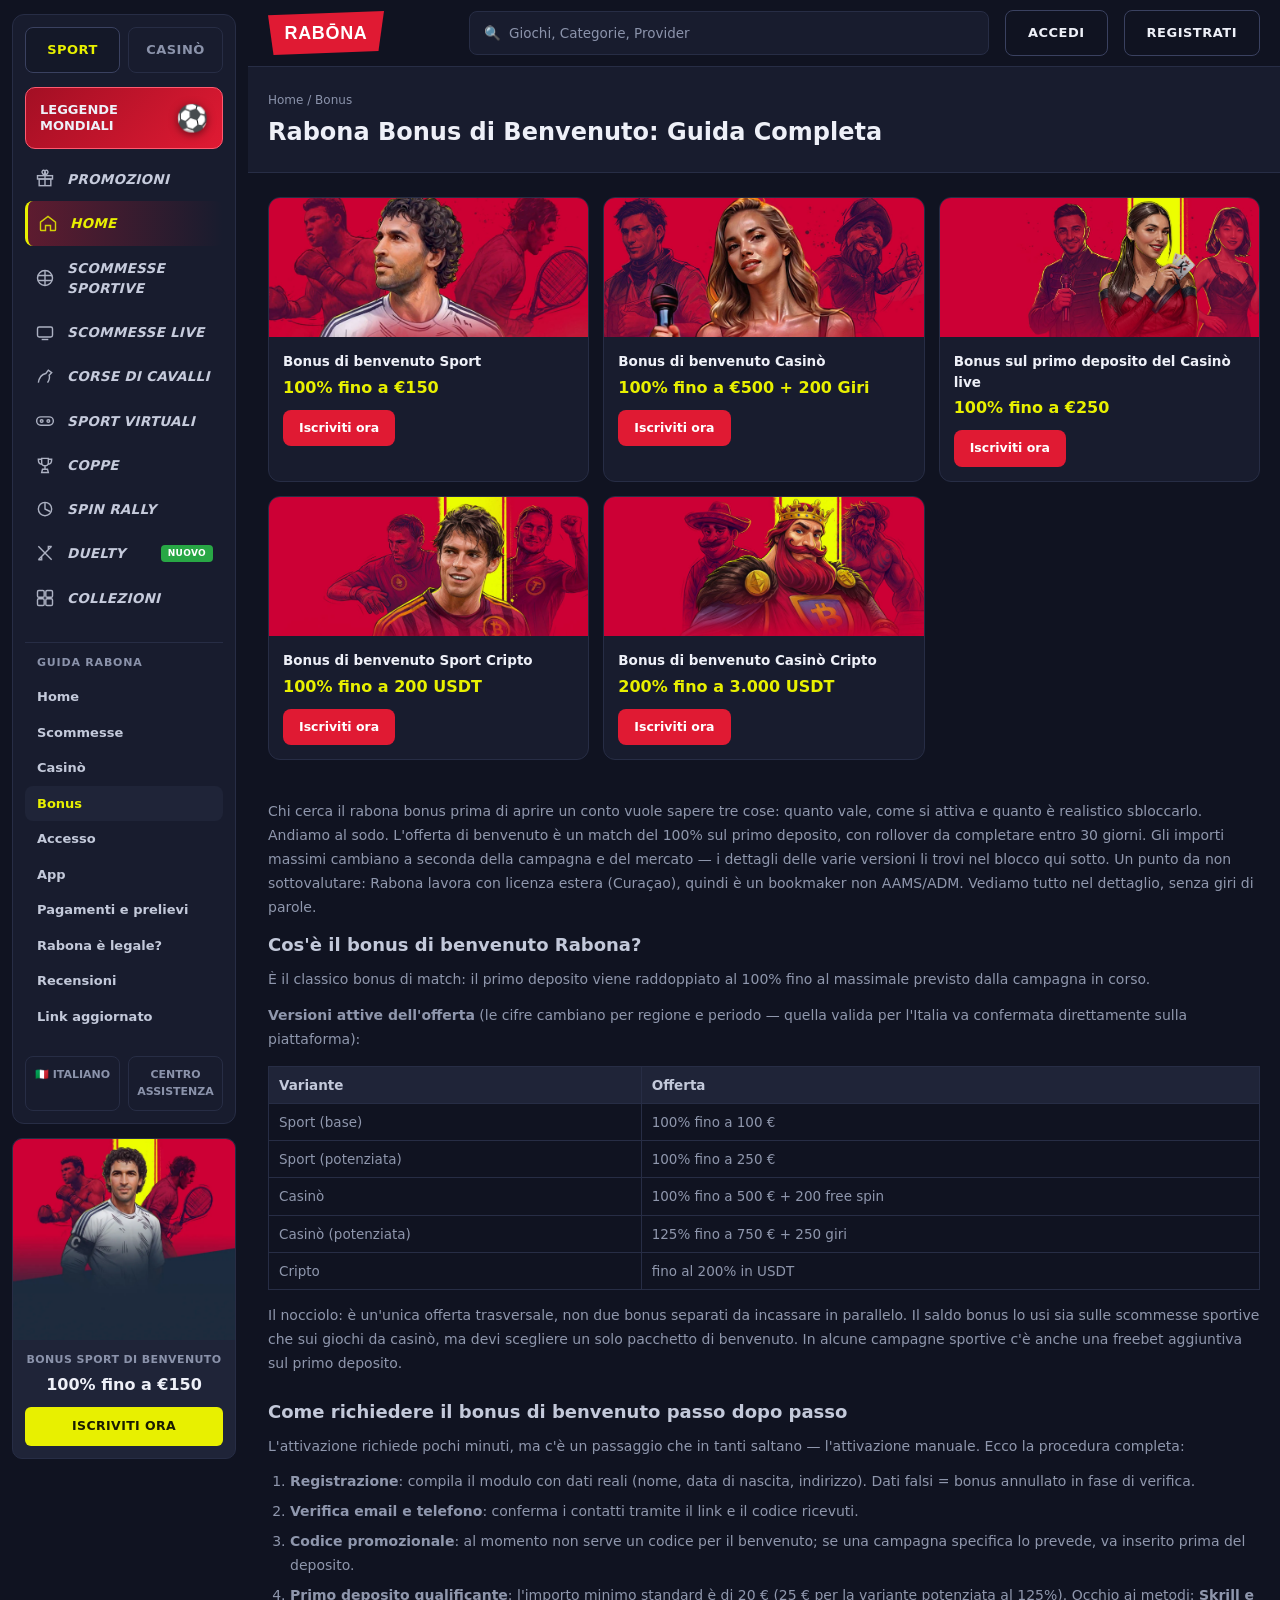
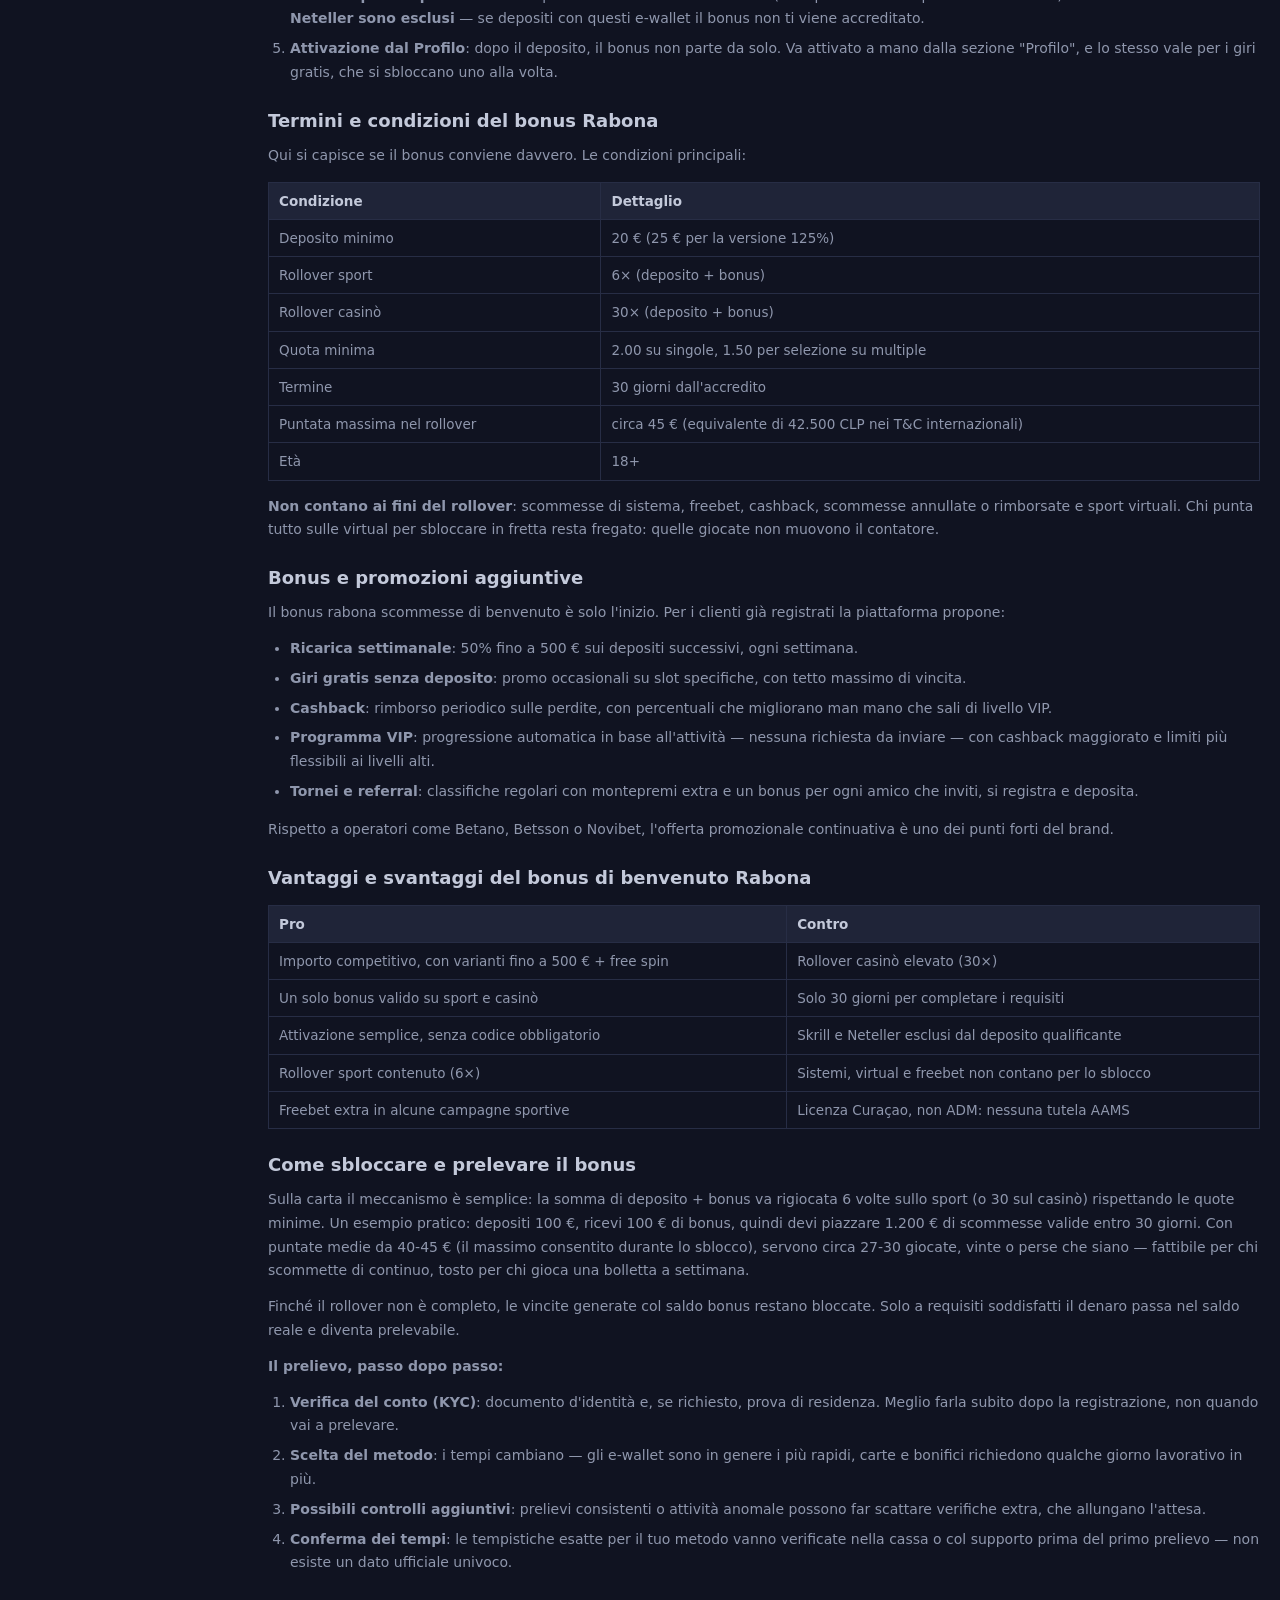
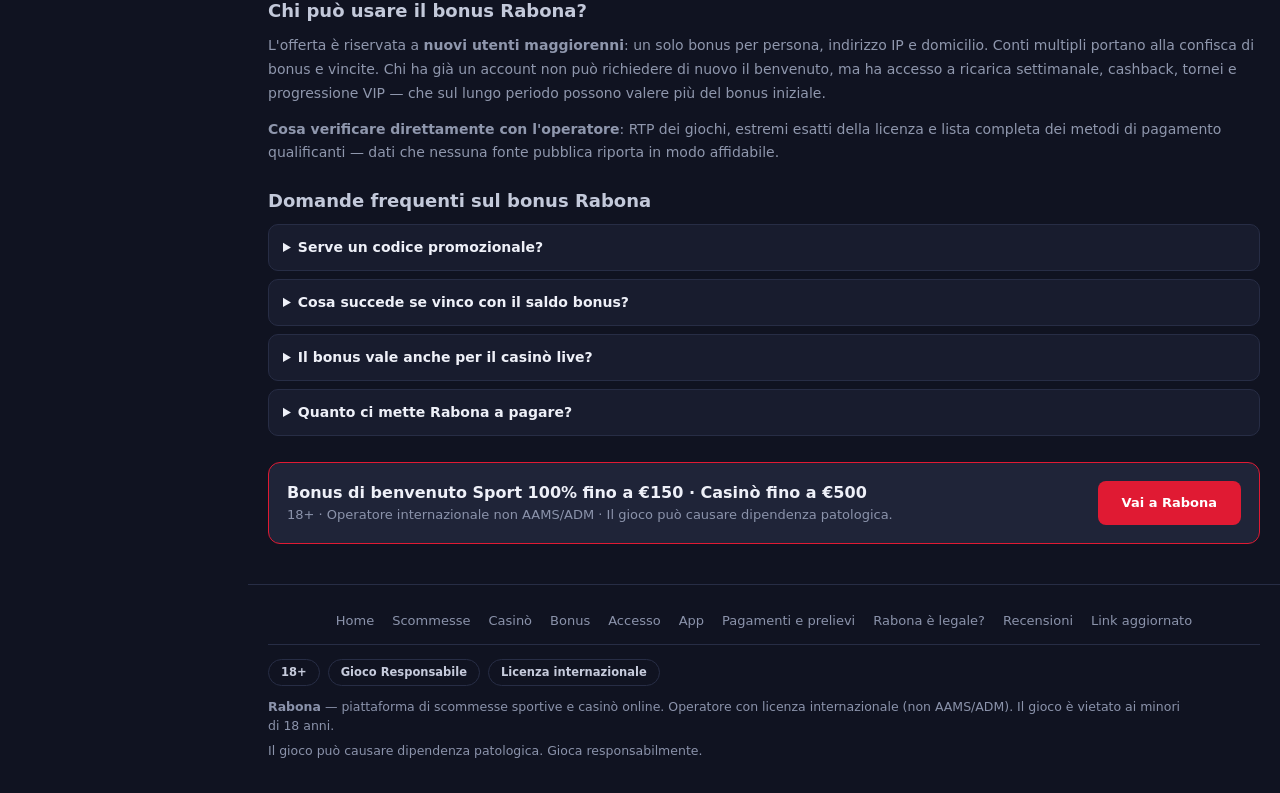
<file: bonus/index.html>
<!doctype html>
<html lang="it">
<head>
<meta charset="utf-8">
<meta name="viewport" content="width=device-width, initial-scale=1">
<title>Rabona Bonus Benvenuto: Guida, Rollover e Promo</title>
<meta name="description" content="Scopri il bonus di benvenuto Rabona: match 100%, requisiti di rollover, deposito minimo, metodi esclusi, prelievi e promozioni per nuovi utenti.">
<link rel="canonical" href="https://rabonascommesseit.com/bonus/">
<link rel="icon" type="image/svg+xml" href="/favicon.svg">
<link rel="alternate" hreflang="it-it" href="https://rabonascommesseit.com/bonus/">
<link rel="alternate" hreflang="x-default" href="https://rabonascommesseit.com/bonus/">
<link rel="stylesheet" href="/assets/style.css">
<script type="application/ld+json">{"@context":"https://schema.org","@type":"BreadcrumbList","itemListElement":[{"@type":"ListItem","position":1,"name":"Home","item":"https://rabonascommesseit.com/"},{"@type":"ListItem","position":2,"name":"Bonus","item":"https://rabonascommesseit.com/bonus/"}]}</script>

<script type="application/ld+json">{"@context":"https://schema.org","@type":"FAQPage","mainEntity":[{"@type":"Question","name":"Serve un codice promozionale?","acceptedAnswer":{"@type":"Answer","text":"No, al momento della stesura il bonus di benvenuto si attiva senza codice: bastano il deposito qualificante e l'attivazione dal Profilo. Alcune promo stagionali possono prevederne uno — controlla la pagina promozioni prima di depositare."}},{"@type":"Question","name":"Cosa succede se vinco con il saldo bonus?","acceptedAnswer":{"@type":"Answer","text":"Le vincite restano nel saldo bonus, bloccate fino al completamento del rollover. Solo dopo aver soddisfatto i requisiti di puntata entro i 30 giorni diventano prelevabili come denaro reale."}},{"@type":"Question","name":"Il bonus vale anche per il casinò live?","acceptedAnswer":{"@type":"Answer","text":"Nella maggior parte dei termini simili, i giochi live contribuiscono poco o nulla al rollover. I T&C specifici vanno confermati sulla piattaforma prima di puntare al tavolo."}},{"@type":"Question","name":"Quanto ci mette Rabona a pagare?","acceptedAnswer":{"@type":"Answer","text":"Dipende dal metodo scelto e dallo stato di verifica del conto: con KYC già completato e un e-wallet, l'elaborazione è in genere questione di ore o pochi giorni; carte e bonifici richiedono più tempo. I tempi esatti vanno confermati nella cassa o col supporto prima del primo prelievo. Gioca responsabilmente: il bonus è un'opportunità, non un reddito. 18+."}}]}</script>
<style>
.seo h3{color:#c3c9da;font-size:15.5px;font-weight:800;margin:18px 0 8px}
.seo ul,.seo ol{color:#8f97ad;font-size:14px;margin:0 0 14px;padding-left:22px;line-height:1.7}
.seo li{margin-bottom:6px}
.seo table{width:100%;border-collapse:collapse;margin:14px 0;font-size:13.5px}
.seo td,.seo th{border:1px solid var(--line);padding:8px 10px;color:#8f97ad;text-align:left;vertical-align:top}
.seo th{color:#c3c9da;background:var(--panel2)}
.seo details{background:var(--panel);border:1px solid var(--line);border-radius:10px;margin:0 0 8px;padding:0 14px}
.seo summary{cursor:pointer;font-weight:700;color:#eef0f8;padding:12px 0;font-size:14px}
.seo details p{padding-bottom:12px}
.seo a{color:var(--lime)}
.seo a:hover{text-decoration:underline}
.subtop{background:var(--panel);border-bottom:1px solid var(--line);padding:24px 20px}
.subtop .crumbs{font-size:12px;color:var(--mut);margin-bottom:8px}
.subtop .crumbs a{color:var(--mut)}
.subtop h1{margin:0;font-size:24px;color:#eef0f8;line-height:1.3;font-weight:800}
.ctabox{display:flex;align-items:center;justify-content:space-between;gap:14px;flex-wrap:wrap;background:var(--panel2);border:1px solid var(--red);border-radius:12px;padding:18px;margin:26px 0}
.ctabox .t{font-weight:800;color:#eef0f8;font-size:16px}
.ctabox .s{color:var(--mut);font-size:13px}
.ctabox .go{background:var(--red);color:#fff;border-radius:8px;padding:12px 24px;font-weight:800;font-size:13px;white-space:nowrap}
.ctabox .go:hover{background:var(--red2)}
.sb-guide{margin-top:14px;border-top:1px solid var(--line);padding-top:12px}
.sb-guide .t{font-size:11px;letter-spacing:.8px;text-transform:uppercase;color:var(--mut);padding:0 12px 8px;font-weight:800}
.sb-guide a{display:block;padding:8px 12px;border-radius:8px;color:#c3c9da;font-size:13px;font-weight:600}
.sb-guide a:hover{background:var(--panel2);color:#fff}
.sb-guide a.on{background:var(--panel2);color:var(--lime)}
.cluster-foot{display:flex;flex-wrap:wrap;gap:6px 18px;justify-content:center;padding:0 0 14px;margin-bottom:14px;border-bottom:1px solid var(--line);font-size:13px}
.cluster-foot a{color:var(--mut)}
.cluster-foot a:hover{color:#fff}
.extras{margin:24px 20px 0;max-width:1100px}
.bonus-grid{display:grid;grid-template-columns:repeat(auto-fill,minmax(300px,1fr));gap:14px}
.bcard{background:var(--panel);border:1px solid var(--line);border-radius:12px;overflow:hidden;display:flex;flex-direction:column;transition:transform .15s}
.bcard:hover{transform:translateY(-3px)}
.bcard img{width:100%;aspect-ratio:16/7;object-fit:cover}
.bcard .bb{padding:14px}
.bcard .bt{font-weight:800;color:#eef0f8;font-size:13.5px}
.bcard .bd{color:var(--lime);font-weight:800;font-size:16px;margin:4px 0 10px}
.bcard .bgo{display:inline-block;background:var(--red);color:#fff;border-radius:8px;padding:9px 16px;font-weight:800;font-size:12.5px}
.login-card{max-width:420px;background:var(--panel);border:1px solid var(--line);border-radius:12px;padding:22px}
.login-card .lt{font-weight:800;color:#eef0f8;font-size:16px;margin-bottom:12px}
.login-card .f{display:flex;flex-direction:column;gap:10px}
.login-card input{background:var(--bg);border:1px solid var(--line);border-radius:8px;padding:12px;color:#fff;font-size:14px;outline:none}
.login-card input:focus{border-color:var(--lime)}
.login-card .go{background:var(--red);color:#fff;border:0;border-radius:8px;padding:13px;font-weight:800;font-size:14px;cursor:pointer;text-align:center}
.login-card .lnk{font-size:12.5px;color:var(--mut);text-align:center}
.login-card .lnk a{color:var(--lime)}
.paychips{display:flex;flex-wrap:wrap;gap:8px}
.paychips span{background:var(--panel);border:1px solid var(--line);border-radius:8px;padding:9px 15px;font-size:12.5px;font-weight:800;color:#c3c9da}
.rate-box{background:var(--panel);border:1px solid var(--line);border-radius:12px;padding:20px;max-width:560px}
.rate-box .big{font-size:34px;font-weight:900;color:var(--lime)}
.rate-box .cap{color:var(--mut);font-size:12.5px;margin-bottom:6px}
.rate-row{display:flex;align-items:center;gap:10px;margin-top:10px;font-size:13px;color:#c3c9da}
.rate-row span{width:110px}
.rate-row .bar{flex:1;height:8px;background:var(--bg);border-radius:4px;overflow:hidden}
.rate-row .bar i{display:block;height:100%;background:var(--lime)}
.rate-row b{width:28px;text-align:right}
.stores{display:flex;gap:10px;flex-wrap:wrap;margin-top:14px}
.stores a{display:flex;align-items:center;gap:9px;background:#000;border:1px solid var(--line);border-radius:10px;padding:10px 18px;color:#fff;font-weight:700;font-size:13px}
.stores a small{display:block;font-size:10px;color:var(--mut);font-weight:600}
.stores a:hover{border-color:var(--lime)}
</style>
</head>
<body>
<div class="layout">
<aside class="sb">
<div class="sb-panel">
  <div class="sb-tabs"><a class="on" href="/referral-link">SPORT</a><a href="/referral-link">CASINÒ</a></div>
  <a class="sb-promo" href="/referral-link"><span>Leggende Mondiali</span><span class="ball">&#9917;</span></a>
  <nav class="sb-nav">
    <a href="/referral-link"><svg viewBox="0 0 24 24"><rect x="3" y="8" width="18" height="4"/><rect x="5" y="12" width="14" height="8"/><path d="M12 8v12M12 8c-2-1-5-4-3-6s5 2 3 6zm0 0c2-1 5-4 3-6s-5 2-3 6z"/></svg><span>Promozioni</span></a>
    <a href="/" class="on"><svg viewBox="0 0 24 24"><path d="M3 11l9-7 9 7v9a1 1 0 0 1-1 1h-5v-6h-6v6H4a1 1 0 0 1-1-1z"/></svg><span>Home</span></a>
    <a href="/referral-link"><svg viewBox="0 0 24 24"><circle cx="12" cy="12" r="9"/><path d="M12 3v18M3.5 9h17M3.5 15h17"/></svg><span>Scommesse Sportive</span></a>
    <a href="/referral-link"><svg viewBox="0 0 24 24"><rect x="3" y="6" width="18" height="12" rx="2"/><path d="M8 21h8"/></svg><span>Scommesse Live</span></a>
    <a href="/referral-link"><svg viewBox="0 0 24 24"><path d="M4 20c1-6 4-10 9-11l3-4 4 3-3 3c1 3 0 6-2 9"/></svg><span>Corse di Cavalli</span></a>
    <a href="/referral-link"><svg viewBox="0 0 24 24"><rect x="2" y="7" width="20" height="10" rx="5"/><circle cx="8" cy="12" r="1.6"/><circle cx="16" cy="12" r="1.6"/></svg><span>Sport Virtuali</span></a>
    <a href="/referral-link"><svg viewBox="0 0 24 24"><path d="M8 4h8v5a4 4 0 0 1-8 0zM8 5H4c0 4 2 6 4 6M16 5h4c0 4-2 6-4 6M12 13v4M8 21h8l-1-4h-6z"/></svg><span>Coppe</span></a>
    <a href="/referral-link"><svg viewBox="0 0 24 24"><circle cx="12" cy="12" r="8"/><path d="M12 4v8l6 3"/></svg><span>Spin Rally</span></a>
    <a href="/referral-link"><svg viewBox="0 0 24 24"><path d="M4 20L20 4M4 4l16 16M4 20h4v-4M20 4h-4v4"/></svg><span>Duelty</span><span class="nuovo">NUOVO</span></a>
    <a href="/referral-link"><svg viewBox="0 0 24 24"><rect x="3" y="3" width="8" height="8" rx="1.5"/><rect x="13" y="3" width="8" height="8" rx="1.5"/><rect x="3" y="13" width="8" height="8" rx="1.5"/><rect x="13" y="13" width="8" height="8" rx="1.5"/></svg><span>Collezioni</span></a>
  </nav>
  <div class="sb-guide"><div class="t">Guida Rabona</div><a href="/">Home</a><a href="/scommesse/">Scommesse</a><a href="/casino/">Casinò</a><a href="/bonus/" class="on">Bonus</a><a href="/accesso/">Accesso</a><a href="/app/">App</a><a href="/prelievi/">Pagamenti e prelievi</a><a href="/legale/">Rabona è legale?</a><a href="/recensioni/">Recensioni</a><a href="/link-aggiornato/">Link aggiornato</a></div>
  <div class="sb-foot"><a href="/referral-link">&#127470;&#127481; Italiano</a><a href="/referral-link">Centro Assistenza</a></div>
</div>
<div class="sb-hold">
  <a class="sb-bonus" href="/referral-link">
    <img src="/assets/dimg/promo-side.webp" alt="Bonus Sport di Benvenuto">
    <div class="sb-bonus-body">
      <div class="n">Bonus Sport di Benvenuto</div>
      <div class="v">100% fino a €150</div>
      <span class="b">Iscriviti ora</span>
    </div>
  </a>
</div>
</aside>
<main>
<header class="hd">
    <a class="logo" href="/"><img src="/assets/logo.svg" alt="Rabona"></a>
    <a class="search" href="/referral-link"><span>&#128269;</span> Giochi, Categorie, Provider</a>
    <a class="btn" href="/referral-link">ACCEDI</a>
    <a class="btn" href="/referral-link">REGISTRATI</a>
  </header>
<section class="subtop"><div class="crumbs"><a href="/">Home</a> / Bonus</div>
<h1>Rabona Bonus di Benvenuto: Guida Completa</h1></section>
<div class="extras"><div class="bonus-grid"><a class="bcard" href="/referral-link"><img src="/assets/dimg/4c02b1fe-6540-47ee-a60f-c1b755802f4c-rauldesktopfirstframe-2.jpg" alt="Bonus di benvenuto Sport" loading="lazy"><div class="bb"><div class="bt">Bonus di benvenuto Sport</div><div class="bd">100% fino a €150</div><span class="bgo">Iscriviti ora</span></div></a><a class="bcard" href="/referral-link"><img src="/assets/dimg/DxBIM3uL0PmxdJ.jpg" alt="Bonus di benvenuto Casinò" loading="lazy"><div class="bb"><div class="bt">Bonus di benvenuto Casinò</div><div class="bd">100% fino a €500 + 200 Giri</div><span class="bgo">Iscriviti ora</span></div></a><a class="bcard" href="/referral-link"><img src="/assets/dimg/5Bh5Kft5AfzOnF.jpg" alt="Bonus sul primo deposito del Casinò live" loading="lazy"><div class="bb"><div class="bt">Bonus sul primo deposito del Casinò live</div><div class="bd">100% fino a €250</div><span class="bgo">Iscriviti ora</span></div></a><a class="bcard" href="/referral-link"><img src="/assets/dimg/tBlF3d9jqXUIoj.jpg" alt="Bonus di benvenuto Sport Cripto" loading="lazy"><div class="bb"><div class="bt">Bonus di benvenuto Sport Cripto</div><div class="bd">100% fino a 200 USDT</div><span class="bgo">Iscriviti ora</span></div></a><a class="bcard" href="/referral-link"><img src="/assets/dimg/JvkxrFOY9YgJtk.jpg" alt="Bonus di benvenuto Casinò Cripto" loading="lazy"><div class="bb"><div class="bt">Bonus di benvenuto Casinò Cripto</div><div class="bd">200% fino a 3.000 USDT</div><span class="bgo">Iscriviti ora</span></div></a></div></div>
<article class="seo"><p>Chi cerca il rabona bonus prima di aprire un conto vuole sapere tre cose: quanto vale, come si attiva e quanto è realistico sbloccarlo. Andiamo al sodo. L&#x27;offerta di benvenuto è un match del 100% sul primo deposito, con rollover da completare entro 30 giorni. Gli importi massimi cambiano a seconda della campagna e del mercato — i dettagli delle varie versioni li trovi nel blocco qui sotto. Un punto da non sottovalutare: Rabona lavora con licenza estera (Curaçao), quindi è un bookmaker non AAMS/ADM. Vediamo tutto nel dettaglio, senza giri di parole.</p>
<h2>Cos&#x27;è il bonus di benvenuto Rabona?</h2>
<p>È il classico bonus di match: il primo deposito viene raddoppiato al 100% fino al massimale previsto dalla campagna in corso.</p>
<p><strong>Versioni attive dell&#x27;offerta</strong> (le cifre cambiano per regione e periodo — quella valida per l&#x27;Italia va confermata direttamente sulla piattaforma):</p>
<table><tr><th>Variante</th><th>Offerta</th></tr><tr><td>Sport (base)</td><td>100% fino a 100 €</td></tr><tr><td>Sport (potenziata)</td><td>100% fino a 250 €</td></tr><tr><td>Casinò</td><td>100% fino a 500 € + 200 free spin</td></tr><tr><td>Casinò (potenziata)</td><td>125% fino a 750 € + 250 giri</td></tr><tr><td>Cripto</td><td>fino al 200% in USDT</td></tr></table>
<p>Il nocciolo: è un&#x27;unica offerta trasversale, non due bonus separati da incassare in parallelo. Il saldo bonus lo usi sia sulle scommesse sportive che sui giochi da casinò, ma devi scegliere un solo pacchetto di benvenuto. In alcune campagne sportive c&#x27;è anche una freebet aggiuntiva sul primo deposito.</p>
<h2>Come richiedere il bonus di benvenuto passo dopo passo</h2>
<p>L&#x27;attivazione richiede pochi minuti, ma c&#x27;è un passaggio che in tanti saltano — l&#x27;attivazione manuale. Ecco la procedura completa:</p>
<ol>
<li><strong>Registrazione</strong>: compila il modulo con dati reali (nome, data di nascita, indirizzo). Dati falsi = bonus annullato in fase di verifica.</li>
<li><strong>Verifica email e telefono</strong>: conferma i contatti tramite il link e il codice ricevuti.</li>
<li><strong>Codice promozionale</strong>: al momento non serve un codice per il benvenuto; se una campagna specifica lo prevede, va inserito prima del deposito.</li>
<li><strong>Primo deposito qualificante</strong>: l&#x27;importo minimo standard è di 20 € (25 € per la variante potenziata al 125%). Occhio ai metodi: <strong>Skrill e Neteller sono esclusi</strong> — se depositi con questi e-wallet il bonus non ti viene accreditato.</li>
<li><strong>Attivazione dal Profilo</strong>: dopo il deposito, il bonus non parte da solo. Va attivato a mano dalla sezione &quot;Profilo&quot;, e lo stesso vale per i giri gratis, che si sbloccano uno alla volta.</li>
</ol>
<h2>Termini e condizioni del bonus Rabona</h2>
<p>Qui si capisce se il bonus conviene davvero. Le condizioni principali:</p>
<table><tr><th>Condizione</th><th>Dettaglio</th></tr><tr><td>Deposito minimo</td><td>20 € (25 € per la versione 125%)</td></tr><tr><td>Rollover sport</td><td>6× (deposito + bonus)</td></tr><tr><td>Rollover casinò</td><td>30× (deposito + bonus)</td></tr><tr><td>Quota minima</td><td>2.00 su singole, 1.50 per selezione su multiple</td></tr><tr><td>Termine</td><td>30 giorni dall&#x27;accredito</td></tr><tr><td>Puntata massima nel rollover</td><td>circa 45 € (equivalente di 42.500 CLP nei T&amp;C internazionali)</td></tr><tr><td>Età</td><td>18+</td></tr></table>
<p><strong>Non contano ai fini del rollover</strong>: scommesse di sistema, freebet, cashback, scommesse annullate o rimborsate e sport virtuali. Chi punta tutto sulle virtual per sbloccare in fretta resta fregato: quelle giocate non muovono il contatore.</p>
<h2>Bonus e promozioni aggiuntive</h2>
<p>Il bonus rabona scommesse di benvenuto è solo l&#x27;inizio. Per i clienti già registrati la piattaforma propone:</p>
<ul>
<li><strong>Ricarica settimanale</strong>: 50% fino a 500 € sui depositi successivi, ogni settimana.</li>
<li><strong>Giri gratis senza deposito</strong>: promo occasionali su slot specifiche, con tetto massimo di vincita.</li>
<li><strong>Cashback</strong>: rimborso periodico sulle perdite, con percentuali che migliorano man mano che sali di livello VIP.</li>
<li><strong>Programma VIP</strong>: progressione automatica in base all&#x27;attività — nessuna richiesta da inviare — con cashback maggiorato e limiti più flessibili ai livelli alti.</li>
<li><strong>Tornei e referral</strong>: classifiche regolari con montepremi extra e un bonus per ogni amico che inviti, si registra e deposita.</li>
</ul>
<p>Rispetto a operatori come Betano, Betsson o Novibet, l&#x27;offerta promozionale continuativa è uno dei punti forti del brand.</p>
<h2>Vantaggi e svantaggi del bonus di benvenuto Rabona</h2>
<table><tr><th>Pro</th><th>Contro</th></tr><tr><td>Importo competitivo, con varianti fino a 500 € + free spin</td><td>Rollover casinò elevato (30×)</td></tr><tr><td>Un solo bonus valido su sport e casinò</td><td>Solo 30 giorni per completare i requisiti</td></tr><tr><td>Attivazione semplice, senza codice obbligatorio</td><td>Skrill e Neteller esclusi dal deposito qualificante</td></tr><tr><td>Rollover sport contenuto (6×)</td><td>Sistemi, virtual e freebet non contano per lo sblocco</td></tr><tr><td>Freebet extra in alcune campagne sportive</td><td>Licenza Curaçao, non ADM: nessuna tutela AAMS</td></tr></table>
<h2>Come sbloccare e prelevare il bonus</h2>
<p>Sulla carta il meccanismo è semplice: la somma di deposito + bonus va rigiocata 6 volte sullo sport (o 30 sul casinò) rispettando le quote minime. Un esempio pratico: depositi 100 €, ricevi 100 € di bonus, quindi devi piazzare 1.200 € di scommesse valide entro 30 giorni. Con puntate medie da 40-45 € (il massimo consentito durante lo sblocco), servono circa 27-30 giocate, vinte o perse che siano — fattibile per chi scommette di continuo, tosto per chi gioca una bolletta a settimana.</p>
<p>Finché il rollover non è completo, le vincite generate col saldo bonus restano bloccate. Solo a requisiti soddisfatti il denaro passa nel saldo reale e diventa prelevabile.</p>
<p><strong>Il prelievo, passo dopo passo:</strong></p>
<ol>
<li><strong>Verifica del conto (KYC)</strong>: documento d&#x27;identità e, se richiesto, prova di residenza. Meglio farla subito dopo la registrazione, non quando vai a prelevare.</li>
<li><strong>Scelta del metodo</strong>: i tempi cambiano — gli e-wallet sono in genere i più rapidi, carte e bonifici richiedono qualche giorno lavorativo in più.</li>
<li><strong>Possibili controlli aggiuntivi</strong>: prelievi consistenti o attività anomale possono far scattare verifiche extra, che allungano l&#x27;attesa.</li>
<li><strong>Conferma dei tempi</strong>: le tempistiche esatte per il tuo metodo vanno verificate nella cassa o col supporto prima del primo prelievo — non esiste un dato ufficiale univoco.</li>
</ol>
<h2>Chi può usare il bonus Rabona?</h2>
<p>L&#x27;offerta è riservata a <strong>nuovi utenti maggiorenni</strong>: un solo bonus per persona, indirizzo IP e domicilio. Conti multipli portano alla confisca di bonus e vincite. Chi ha già un account non può richiedere di nuovo il benvenuto, ma ha accesso a ricarica settimanale, cashback, tornei e progressione VIP — che sul lungo periodo possono valere più del bonus iniziale.</p>
<p><strong>Cosa verificare direttamente con l&#x27;operatore</strong>: RTP dei giochi, estremi esatti della licenza e lista completa dei metodi di pagamento qualificanti — dati che nessuna fonte pubblica riporta in modo affidabile.</p>
<h2>Domande frequenti sul bonus Rabona</h2>
<details><summary>Serve un codice promozionale?</summary><p>No, al momento della stesura il bonus di benvenuto si attiva senza codice: bastano il deposito qualificante e l&#x27;attivazione dal Profilo. Alcune promo stagionali possono prevederne uno — controlla la pagina promozioni prima di depositare.</p></details>
<details><summary>Cosa succede se vinco con il saldo bonus?</summary><p>Le vincite restano nel saldo bonus, bloccate fino al completamento del rollover. Solo dopo aver soddisfatto i requisiti di puntata entro i 30 giorni diventano prelevabili come denaro reale.</p></details>
<details><summary>Il bonus vale anche per il casinò live?</summary><p>Nella maggior parte dei termini simili, i giochi live contribuiscono poco o nulla al rollover. I T&amp;C specifici vanno confermati sulla piattaforma prima di puntare al tavolo.</p></details>
<details><summary>Quanto ci mette Rabona a pagare?</summary><p>Dipende dal metodo scelto e dallo stato di verifica del conto: con KYC già completato e un e-wallet, l&#x27;elaborazione è in genere questione di ore o pochi giorni; carte e bonifici richiedono più tempo. I tempi esatti vanno confermati nella cassa o col supporto prima del primo prelievo. Gioca responsabilmente: il bonus è un&#x27;opportunità, non un reddito. 18+.</p></details><div class="ctabox"><div><div class="t">Bonus di benvenuto Sport 100% fino a €150 · Casinò fino a €500</div>
<div class="s">18+ · Operatore internazionale non AAMS/ADM · Il gioco può causare dipendenza patologica.</div></div>
<a class="go" href="/referral-link">Vai a Rabona</a></div></article>
<footer class="ft"><nav class="cluster-foot"><a href="/">Home</a><a href="/scommesse/">Scommesse</a><a href="/casino/">Casinò</a><a href="/bonus/">Bonus</a><a href="/accesso/">Accesso</a><a href="/app/">App</a><a href="/prelievi/">Pagamenti e prelievi</a><a href="/legale/">Rabona è legale?</a><a href="/recensioni/">Recensioni</a><a href="/link-aggiornato/">Link aggiornato</a></nav>
    <div class="ft-badges"><span>18+</span><span>Gioco Responsabile</span><span>Licenza internazionale</span></div>
    <p><strong>Rabona</strong> — piattaforma di scommesse sportive e casinò online. Operatore con licenza internazionale (non AAMS/ADM). Il gioco è vietato ai minori di 18 anni.</p>
    <p>Il gioco può causare dipendenza patologica. Gioca responsabilmente.</p>
  </footer>
</main>
</div>
</body>
</html>
</file>
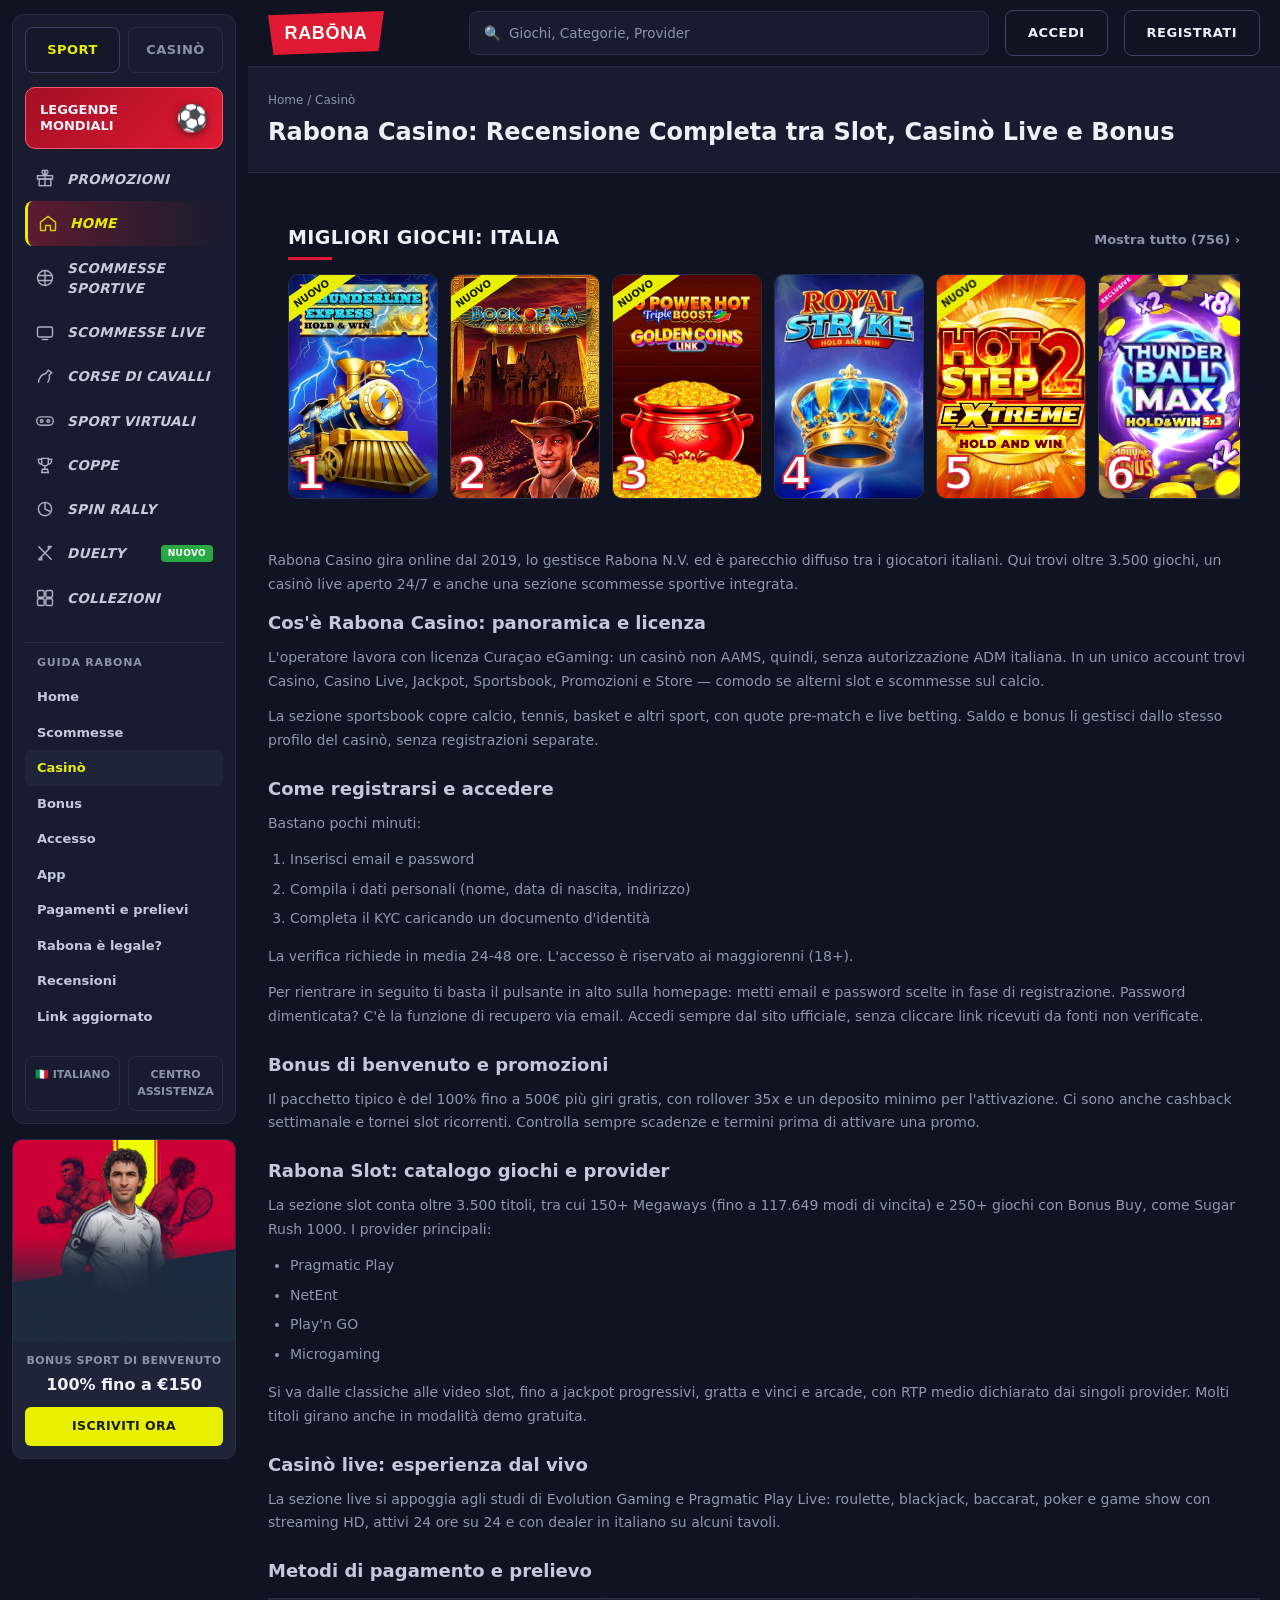
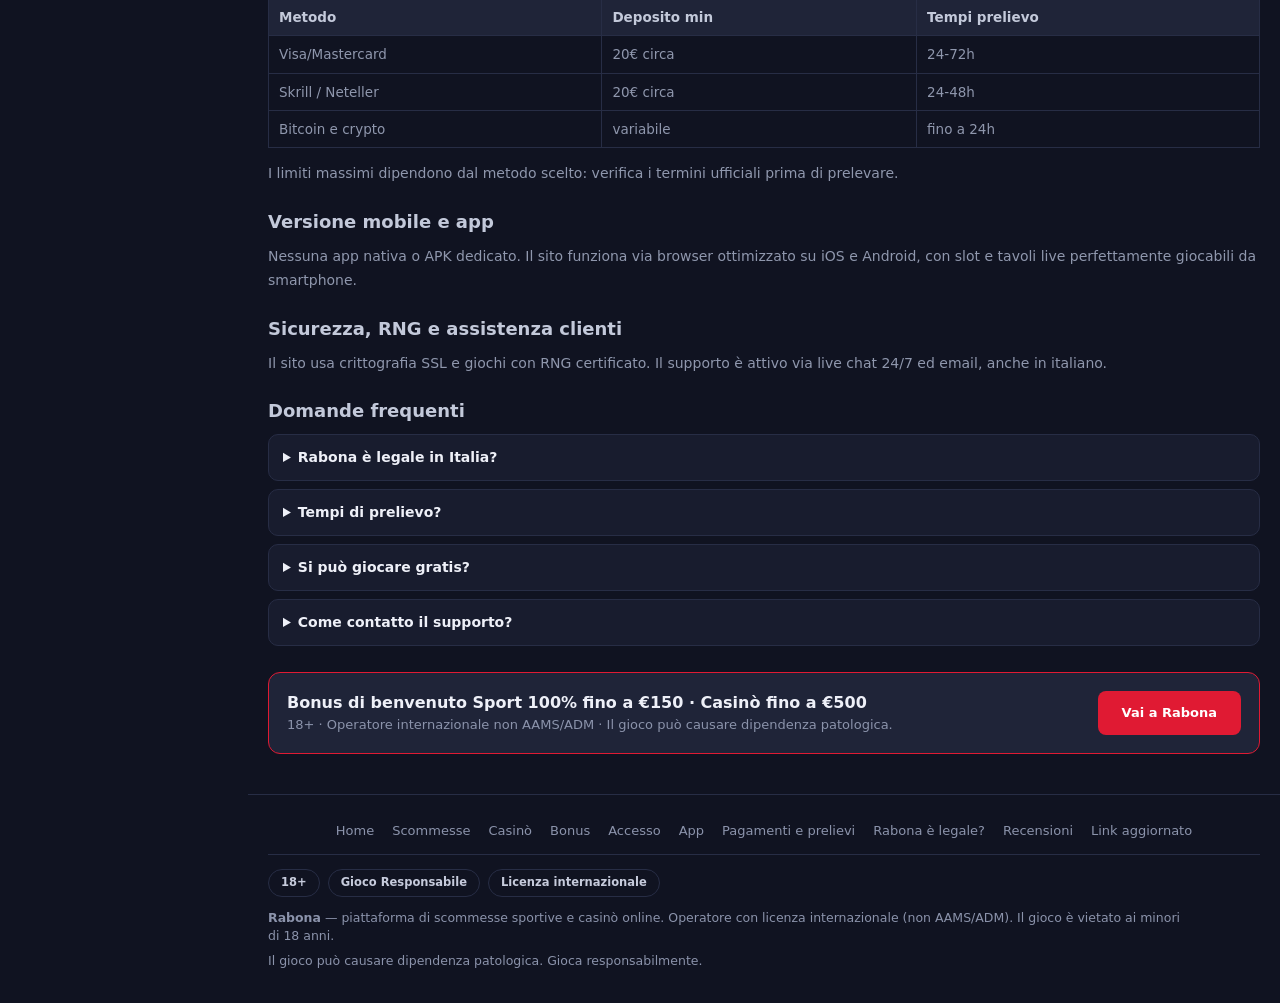
<file: casino/index.html>
<!doctype html>
<html lang="it">
<head>
<meta charset="utf-8">
<meta name="viewport" content="width=device-width, initial-scale=1">
<title>Rabona Casino Recensione: Bonus, Slot e Live</title>
<meta name="description" content="Scopri Rabona Casino: bonus fino a 500€, 3.500+ slot, casinò live 24/7, pagamenti, prelievi e licenza Curaçao nella recensione completa.">
<link rel="canonical" href="https://rabonascommesseit.com/casino/">
<link rel="icon" type="image/svg+xml" href="/favicon.svg">
<link rel="alternate" hreflang="it-it" href="https://rabonascommesseit.com/casino/">
<link rel="alternate" hreflang="x-default" href="https://rabonascommesseit.com/casino/">
<link rel="stylesheet" href="/assets/style.css">
<script type="application/ld+json">{"@context":"https://schema.org","@type":"BreadcrumbList","itemListElement":[{"@type":"ListItem","position":1,"name":"Home","item":"https://rabonascommesseit.com/"},{"@type":"ListItem","position":2,"name":"Casinò","item":"https://rabonascommesseit.com/casino/"}]}</script>

<script type="application/ld+json">{"@context":"https://schema.org","@type":"FAQPage","mainEntity":[{"@type":"Question","name":"Rabona è legale in Italia?","acceptedAnswer":{"@type":"Answer","text":"Opera con licenza Curaçao, quindi è un casinò non ADM: gioca sempre in modo responsabile."}},{"@type":"Question","name":"Tempi di prelievo?","acceptedAnswer":{"@type":"Answer","text":"Da 24 a 72 ore secondo il metodo."}},{"@type":"Question","name":"Si può giocare gratis?","acceptedAnswer":{"@type":"Answer","text":"Sì, molte slot offrono la modalità demo."}},{"@type":"Question","name":"Come contatto il supporto?","acceptedAnswer":{"@type":"Answer","text":"Live chat 24/7 o email, anche in italiano."}}]}</script>
<style>
.seo h3{color:#c3c9da;font-size:15.5px;font-weight:800;margin:18px 0 8px}
.seo ul,.seo ol{color:#8f97ad;font-size:14px;margin:0 0 14px;padding-left:22px;line-height:1.7}
.seo li{margin-bottom:6px}
.seo table{width:100%;border-collapse:collapse;margin:14px 0;font-size:13.5px}
.seo td,.seo th{border:1px solid var(--line);padding:8px 10px;color:#8f97ad;text-align:left;vertical-align:top}
.seo th{color:#c3c9da;background:var(--panel2)}
.seo details{background:var(--panel);border:1px solid var(--line);border-radius:10px;margin:0 0 8px;padding:0 14px}
.seo summary{cursor:pointer;font-weight:700;color:#eef0f8;padding:12px 0;font-size:14px}
.seo details p{padding-bottom:12px}
.seo a{color:var(--lime)}
.seo a:hover{text-decoration:underline}
.subtop{background:var(--panel);border-bottom:1px solid var(--line);padding:24px 20px}
.subtop .crumbs{font-size:12px;color:var(--mut);margin-bottom:8px}
.subtop .crumbs a{color:var(--mut)}
.subtop h1{margin:0;font-size:24px;color:#eef0f8;line-height:1.3;font-weight:800}
.ctabox{display:flex;align-items:center;justify-content:space-between;gap:14px;flex-wrap:wrap;background:var(--panel2);border:1px solid var(--red);border-radius:12px;padding:18px;margin:26px 0}
.ctabox .t{font-weight:800;color:#eef0f8;font-size:16px}
.ctabox .s{color:var(--mut);font-size:13px}
.ctabox .go{background:var(--red);color:#fff;border-radius:8px;padding:12px 24px;font-weight:800;font-size:13px;white-space:nowrap}
.ctabox .go:hover{background:var(--red2)}
.sb-guide{margin-top:14px;border-top:1px solid var(--line);padding-top:12px}
.sb-guide .t{font-size:11px;letter-spacing:.8px;text-transform:uppercase;color:var(--mut);padding:0 12px 8px;font-weight:800}
.sb-guide a{display:block;padding:8px 12px;border-radius:8px;color:#c3c9da;font-size:13px;font-weight:600}
.sb-guide a:hover{background:var(--panel2);color:#fff}
.sb-guide a.on{background:var(--panel2);color:var(--lime)}
.cluster-foot{display:flex;flex-wrap:wrap;gap:6px 18px;justify-content:center;padding:0 0 14px;margin-bottom:14px;border-bottom:1px solid var(--line);font-size:13px}
.cluster-foot a{color:var(--mut)}
.cluster-foot a:hover{color:#fff}
.extras{margin:24px 20px 0;max-width:1100px}
.bonus-grid{display:grid;grid-template-columns:repeat(auto-fill,minmax(300px,1fr));gap:14px}
.bcard{background:var(--panel);border:1px solid var(--line);border-radius:12px;overflow:hidden;display:flex;flex-direction:column;transition:transform .15s}
.bcard:hover{transform:translateY(-3px)}
.bcard img{width:100%;aspect-ratio:16/7;object-fit:cover}
.bcard .bb{padding:14px}
.bcard .bt{font-weight:800;color:#eef0f8;font-size:13.5px}
.bcard .bd{color:var(--lime);font-weight:800;font-size:16px;margin:4px 0 10px}
.bcard .bgo{display:inline-block;background:var(--red);color:#fff;border-radius:8px;padding:9px 16px;font-weight:800;font-size:12.5px}
.login-card{max-width:420px;background:var(--panel);border:1px solid var(--line);border-radius:12px;padding:22px}
.login-card .lt{font-weight:800;color:#eef0f8;font-size:16px;margin-bottom:12px}
.login-card .f{display:flex;flex-direction:column;gap:10px}
.login-card input{background:var(--bg);border:1px solid var(--line);border-radius:8px;padding:12px;color:#fff;font-size:14px;outline:none}
.login-card input:focus{border-color:var(--lime)}
.login-card .go{background:var(--red);color:#fff;border:0;border-radius:8px;padding:13px;font-weight:800;font-size:14px;cursor:pointer;text-align:center}
.login-card .lnk{font-size:12.5px;color:var(--mut);text-align:center}
.login-card .lnk a{color:var(--lime)}
.paychips{display:flex;flex-wrap:wrap;gap:8px}
.paychips span{background:var(--panel);border:1px solid var(--line);border-radius:8px;padding:9px 15px;font-size:12.5px;font-weight:800;color:#c3c9da}
.rate-box{background:var(--panel);border:1px solid var(--line);border-radius:12px;padding:20px;max-width:560px}
.rate-box .big{font-size:34px;font-weight:900;color:var(--lime)}
.rate-box .cap{color:var(--mut);font-size:12.5px;margin-bottom:6px}
.rate-row{display:flex;align-items:center;gap:10px;margin-top:10px;font-size:13px;color:#c3c9da}
.rate-row span{width:110px}
.rate-row .bar{flex:1;height:8px;background:var(--bg);border-radius:4px;overflow:hidden}
.rate-row .bar i{display:block;height:100%;background:var(--lime)}
.rate-row b{width:28px;text-align:right}
.stores{display:flex;gap:10px;flex-wrap:wrap;margin-top:14px}
.stores a{display:flex;align-items:center;gap:9px;background:#000;border:1px solid var(--line);border-radius:10px;padding:10px 18px;color:#fff;font-weight:700;font-size:13px}
.stores a small{display:block;font-size:10px;color:var(--mut);font-weight:600}
.stores a:hover{border-color:var(--lime)}
</style>
</head>
<body>
<div class="layout">
<aside class="sb">
<div class="sb-panel">
  <div class="sb-tabs"><a class="on" href="/referral-link">SPORT</a><a href="/referral-link">CASINÒ</a></div>
  <a class="sb-promo" href="/referral-link"><span>Leggende Mondiali</span><span class="ball">&#9917;</span></a>
  <nav class="sb-nav">
    <a href="/referral-link"><svg viewBox="0 0 24 24"><rect x="3" y="8" width="18" height="4"/><rect x="5" y="12" width="14" height="8"/><path d="M12 8v12M12 8c-2-1-5-4-3-6s5 2 3 6zm0 0c2-1 5-4 3-6s-5 2-3 6z"/></svg><span>Promozioni</span></a>
    <a href="/" class="on"><svg viewBox="0 0 24 24"><path d="M3 11l9-7 9 7v9a1 1 0 0 1-1 1h-5v-6h-6v6H4a1 1 0 0 1-1-1z"/></svg><span>Home</span></a>
    <a href="/referral-link"><svg viewBox="0 0 24 24"><circle cx="12" cy="12" r="9"/><path d="M12 3v18M3.5 9h17M3.5 15h17"/></svg><span>Scommesse Sportive</span></a>
    <a href="/referral-link"><svg viewBox="0 0 24 24"><rect x="3" y="6" width="18" height="12" rx="2"/><path d="M8 21h8"/></svg><span>Scommesse Live</span></a>
    <a href="/referral-link"><svg viewBox="0 0 24 24"><path d="M4 20c1-6 4-10 9-11l3-4 4 3-3 3c1 3 0 6-2 9"/></svg><span>Corse di Cavalli</span></a>
    <a href="/referral-link"><svg viewBox="0 0 24 24"><rect x="2" y="7" width="20" height="10" rx="5"/><circle cx="8" cy="12" r="1.6"/><circle cx="16" cy="12" r="1.6"/></svg><span>Sport Virtuali</span></a>
    <a href="/referral-link"><svg viewBox="0 0 24 24"><path d="M8 4h8v5a4 4 0 0 1-8 0zM8 5H4c0 4 2 6 4 6M16 5h4c0 4-2 6-4 6M12 13v4M8 21h8l-1-4h-6z"/></svg><span>Coppe</span></a>
    <a href="/referral-link"><svg viewBox="0 0 24 24"><circle cx="12" cy="12" r="8"/><path d="M12 4v8l6 3"/></svg><span>Spin Rally</span></a>
    <a href="/referral-link"><svg viewBox="0 0 24 24"><path d="M4 20L20 4M4 4l16 16M4 20h4v-4M20 4h-4v4"/></svg><span>Duelty</span><span class="nuovo">NUOVO</span></a>
    <a href="/referral-link"><svg viewBox="0 0 24 24"><rect x="3" y="3" width="8" height="8" rx="1.5"/><rect x="13" y="3" width="8" height="8" rx="1.5"/><rect x="3" y="13" width="8" height="8" rx="1.5"/><rect x="13" y="13" width="8" height="8" rx="1.5"/></svg><span>Collezioni</span></a>
  </nav>
  <div class="sb-guide"><div class="t">Guida Rabona</div><a href="/">Home</a><a href="/scommesse/">Scommesse</a><a href="/casino/" class="on">Casinò</a><a href="/bonus/">Bonus</a><a href="/accesso/">Accesso</a><a href="/app/">App</a><a href="/prelievi/">Pagamenti e prelievi</a><a href="/legale/">Rabona è legale?</a><a href="/recensioni/">Recensioni</a><a href="/link-aggiornato/">Link aggiornato</a></div>
  <div class="sb-foot"><a href="/referral-link">&#127470;&#127481; Italiano</a><a href="/referral-link">Centro Assistenza</a></div>
</div>
<div class="sb-hold">
  <a class="sb-bonus" href="/referral-link">
    <img src="/assets/dimg/promo-side.webp" alt="Bonus Sport di Benvenuto">
    <div class="sb-bonus-body">
      <div class="n">Bonus Sport di Benvenuto</div>
      <div class="v">100% fino a €150</div>
      <span class="b">Iscriviti ora</span>
    </div>
  </a>
</div>
</aside>
<main>
<header class="hd">
    <a class="logo" href="/"><img src="/assets/logo.svg" alt="Rabona"></a>
    <a class="search" href="/referral-link"><span>&#128269;</span> Giochi, Categorie, Provider</a>
    <a class="btn" href="/referral-link">ACCEDI</a>
    <a class="btn" href="/referral-link">REGISTRATI</a>
  </header>
<section class="subtop"><div class="crumbs"><a href="/">Home</a> / Casinò</div>
<h1>Rabona Casino: Recensione Completa tra Slot, Casinò Live e Bonus</h1></section>
<div class="extras"><section class="sec"><div class="sec-h"><h2>Migliori giochi: Italia</h2><a class="all" href="/referral-link">Mostra tutto (756) ›</a></div><div class="gg gg--p"><a class="g" href="/referral-link"><img src="/assets/dimg/UwD56XvsnEPK3B.jpg" alt="Thunderline Express: Hold & Win" loading="lazy"><div class="lbl">nuovo</div><div class="idx">1</div><div class="hover"><div class="nm">Thunderline Express: Hold & Win</div><span class="play">Gioca</span><span class="demo">Demo</span></div></a><a class="g" href="/referral-link"><img src="/assets/dimg/sDXpKkoD4b0R6W.svg" alt="Book of Ra Magic" loading="lazy"><div class="lbl">nuovo</div><div class="idx">2</div><div class="hover"><div class="nm">Book of Ra Magic</div><span class="play">Gioca</span><span class="demo">Demo</span></div></a><a class="g" href="/referral-link"><img src="/assets/dimg/roGZ365uN1xJ9F.jpg" alt="40 Power Hot Triple Boost Golden Coins Link" loading="lazy"><div class="lbl">nuovo</div><div class="idx">3</div><div class="hover"><div class="nm">40 Power Hot Triple Boost Golden Coins Link</div><span class="play">Gioca</span><span class="demo">Demo</span></div></a><a class="g" href="/referral-link"><img src="/assets/dimg/3bde75f9-710a-4711-a4c7-c72e1404d0af-posterthumbnailroyal-strikebetora.jpg" alt="Royal Strike" loading="lazy"><div class="idx">4</div><div class="hover"><div class="nm">Royal Strike</div><span class="play">Gioca</span><span class="demo">Demo</span></div></a><a class="g" href="/referral-link"><img src="/assets/dimg/k8IJlrWKseEXhW.svg" alt="Hot Step 2 Extreme" loading="lazy"><div class="lbl">nuovo</div><div class="idx">5</div><div class="hover"><div class="nm">Hot Step 2 Extreme</div><span class="play">Gioca</span><span class="demo">Demo</span></div></a><a class="g" href="/referral-link"><img src="/assets/dimg/2vKHp78nZyoend.svg" alt="Thunder Ball Max" loading="lazy"><div class="idx">6</div><div class="hover"><div class="nm">Thunder Ball Max</div><span class="play">Gioca</span><span class="demo">Demo</span></div></a><a class="g" href="/referral-link"><img src="/assets/dimg/5B7xC3UzI4kCHu.jpg" alt="Bonbon Pop 1000" loading="lazy"><div class="idx">7</div><div class="hover"><div class="nm">Bonbon Pop 1000</div><span class="play">Gioca</span><span class="demo">Demo</span></div></a><a class="g" href="/referral-link"><img src="/assets/dimg/7d2d9002-806d-465d-9be0-36a555b1e922-imagex3well-of-richesnovomatic.jpg" alt="Well of Riches" loading="lazy"><div class="lbl">nuovo</div><div class="idx">8</div><div class="hover"><div class="nm">Well of Riches</div><span class="play">Gioca</span><span class="demo">Demo</span></div></a><a class="g" href="/referral-link"><img src="/assets/dimg/rhq9jzpsBpdPpR.svg" alt="Break the Piggy Bank" loading="lazy"><div class="idx">9</div><div class="hover"><div class="nm">Break the Piggy Bank</div><span class="play">Gioca</span><span class="demo">Demo</span></div></a><a class="g" href="/referral-link"><img src="/assets/dimg/M1RH4EzlSGgFY1.svg" alt="Coin Win Express: Hold the Spin" loading="lazy"><div class="lbl">nuovo</div><div class="idx">10</div><div class="hover"><div class="nm">Coin Win Express: Hold the Spin</div><span class="play">Gioca</span><span class="demo">Demo</span></div></a><a class="g" href="/referral-link"><img src="/assets/dimg/lVPusg1LA0hRUE.jpg" alt="Xmas Drop" loading="lazy"><div class="lbl">nuovo</div><div class="idx">11</div><div class="hover"><div class="nm">Xmas Drop</div><span class="play">Gioca</span><span class="demo">Demo</span></div></a><a class="g" href="/referral-link"><img src="/assets/dimg/ZdkFntuo5qup0T.jpg" alt="Mighty Wild Panther: Grand Gold Edition" loading="lazy"><div class="idx">12</div><div class="hover"><div class="nm">Mighty Wild Panther: Grand Gold Edition</div><span class="play">Gioca</span><span class="demo">Demo</span></div></a><a class="g" href="/referral-link"><img src="/assets/dimg/NL4wv9ZyMZyiTD.jpg" alt="Fortune Coins Unlimited Fortune" loading="lazy"><div class="lbl">nuovo</div><div class="idx">13</div><div class="hover"><div class="nm">Fortune Coins Unlimited Fortune</div><span class="play">Gioca</span><span class="demo">Demo</span></div></a><a class="g" href="/referral-link"><img src="/assets/dimg/9p1YqWpBLcDAht.jpeg" alt="Wild Hot 40 Deluxe" loading="lazy"><div class="lbl">nuovo</div><div class="idx">14</div><div class="hover"><div class="nm">Wild Hot 40 Deluxe</div><span class="play">Gioca</span><span class="demo">Demo</span></div></a><a class="g" href="/referral-link"><img src="/assets/dimg/Zav2wKqg6GIp5G.jpg" alt="Majestic King" loading="lazy"><div class="idx">15</div><div class="hover"><div class="nm">Majestic King</div><span class="play">Gioca</span><span class="demo">Demo</span></div></a><a class="g" href="/referral-link"><img src="/assets/dimg/VXaqSYMb3h8XV4.jpg" alt="Divine Fortune Gold" loading="lazy"><div class="jack">13.185,92 €</div><div class="lbl">nuovo</div><div class="idx">16</div><div class="hover"><div class="nm">Divine Fortune Gold</div><span class="play">Gioca</span><span class="demo">Demo</span></div></a><a class="g" href="/referral-link"><img src="/assets/dimg/5ded0bae-eaef-46f5-8f78-0864cf45d82d-posterthumbnail3-thunder-coins-hold-and-winplayson.jpg" alt="3 Thunder Coins: Hold and Win" loading="lazy"><div class="lbl">nuovo</div><div class="idx">17</div><div class="hover"><div class="nm">3 Thunder Coins: Hold and Win</div><span class="play">Gioca</span><span class="demo">Demo</span></div></a><a class="g" href="/referral-link"><img src="/assets/dimg/yJs8aJlWOOeoHy.svg" alt="Piggy Brick Bonanza" loading="lazy"><div class="idx">18</div><div class="hover"><div class="nm">Piggy Brick Bonanza</div><span class="play">Gioca</span><span class="demo">Demo</span></div></a><a class="g more" href="/referral-link">Altri giochi ›</a></div></section></div>
<article class="seo"><p>Rabona Casino gira online dal 2019, lo gestisce Rabona N.V. ed è parecchio diffuso tra i giocatori italiani. Qui trovi oltre 3.500 giochi, un casinò live aperto 24/7 e anche una sezione scommesse sportive integrata.</p>
<h2>Cos&#x27;è Rabona Casino: panoramica e licenza</h2>
<p>L&#x27;operatore lavora con licenza Curaçao eGaming: un casinò non AAMS, quindi, senza autorizzazione ADM italiana. In un unico account trovi Casino, Casino Live, Jackpot, Sportsbook, Promozioni e Store — comodo se alterni slot e scommesse sul calcio.</p>
<p>La sezione sportsbook copre calcio, tennis, basket e altri sport, con quote pre-match e live betting. Saldo e bonus li gestisci dallo stesso profilo del casinò, senza registrazioni separate.</p>
<h2>Come registrarsi e accedere</h2>
<p>Bastano pochi minuti:</p>
<ol>
<li>Inserisci email e password</li>
<li>Compila i dati personali (nome, data di nascita, indirizzo)</li>
<li>Completa il KYC caricando un documento d&#x27;identità</li>
</ol>
<p>La verifica richiede in media 24-48 ore. L&#x27;accesso è riservato ai maggiorenni (18+).</p>
<p>Per rientrare in seguito ti basta il pulsante in alto sulla homepage: metti email e password scelte in fase di registrazione. Password dimenticata? C&#x27;è la funzione di recupero via email. Accedi sempre dal sito ufficiale, senza cliccare link ricevuti da fonti non verificate.</p>
<h2>Bonus di benvenuto e promozioni</h2>
<p>Il pacchetto tipico è del 100% fino a 500€ più giri gratis, con rollover 35x e un deposito minimo per l&#x27;attivazione. Ci sono anche cashback settimanale e tornei slot ricorrenti. Controlla sempre scadenze e termini prima di attivare una promo.</p>
<h2>Rabona Slot: catalogo giochi e provider</h2>
<p>La sezione slot conta oltre 3.500 titoli, tra cui 150+ Megaways (fino a 117.649 modi di vincita) e 250+ giochi con Bonus Buy, come Sugar Rush 1000. I provider principali:</p>
<ul>
<li>Pragmatic Play</li>
<li>NetEnt</li>
<li>Play&#x27;n GO</li>
<li>Microgaming</li>
</ul>
<p>Si va dalle classiche alle video slot, fino a jackpot progressivi, gratta e vinci e arcade, con RTP medio dichiarato dai singoli provider. Molti titoli girano anche in modalità demo gratuita.</p>
<h2>Casinò live: esperienza dal vivo</h2>
<p>La sezione live si appoggia agli studi di Evolution Gaming e Pragmatic Play Live: roulette, blackjack, baccarat, poker e game show con streaming HD, attivi 24 ore su 24 e con dealer in italiano su alcuni tavoli.</p>
<h2>Metodi di pagamento e prelievo</h2>
<table><tr><th>Metodo</th><th>Deposito min</th><th>Tempi prelievo</th></tr><tr><td>Visa/Mastercard</td><td>20€ circa</td><td>24-72h</td></tr><tr><td>Skrill / Neteller</td><td>20€ circa</td><td>24-48h</td></tr><tr><td>Bitcoin e crypto</td><td>variabile</td><td>fino a 24h</td></tr></table>
<p>I limiti massimi dipendono dal metodo scelto: verifica i termini ufficiali prima di prelevare.</p>
<h2>Versione mobile e app</h2>
<p>Nessuna app nativa o APK dedicato. Il sito funziona via browser ottimizzato su iOS e Android, con slot e tavoli live perfettamente giocabili da smartphone.</p>
<h2>Sicurezza, RNG e assistenza clienti</h2>
<p>Il sito usa crittografia SSL e giochi con RNG certificato. Il supporto è attivo via live chat 24/7 ed email, anche in italiano.</p>
<h2>Domande frequenti</h2>
<details><summary>Rabona è legale in Italia?</summary><p>Opera con licenza Curaçao, quindi è un casinò non ADM: gioca sempre in modo responsabile.</p></details>
<details><summary>Tempi di prelievo?</summary><p>Da 24 a 72 ore secondo il metodo.</p></details>
<details><summary>Si può giocare gratis?</summary><p>Sì, molte slot offrono la modalità demo.</p></details>
<details><summary>Come contatto il supporto?</summary><p>Live chat 24/7 o email, anche in italiano.</p></details><div class="ctabox"><div><div class="t">Bonus di benvenuto Sport 100% fino a €150 · Casinò fino a €500</div>
<div class="s">18+ · Operatore internazionale non AAMS/ADM · Il gioco può causare dipendenza patologica.</div></div>
<a class="go" href="/referral-link">Vai a Rabona</a></div></article>
<footer class="ft"><nav class="cluster-foot"><a href="/">Home</a><a href="/scommesse/">Scommesse</a><a href="/casino/">Casinò</a><a href="/bonus/">Bonus</a><a href="/accesso/">Accesso</a><a href="/app/">App</a><a href="/prelievi/">Pagamenti e prelievi</a><a href="/legale/">Rabona è legale?</a><a href="/recensioni/">Recensioni</a><a href="/link-aggiornato/">Link aggiornato</a></nav>
    <div class="ft-badges"><span>18+</span><span>Gioco Responsabile</span><span>Licenza internazionale</span></div>
    <p><strong>Rabona</strong> — piattaforma di scommesse sportive e casinò online. Operatore con licenza internazionale (non AAMS/ADM). Il gioco è vietato ai minori di 18 anni.</p>
    <p>Il gioco può causare dipendenza patologica. Gioca responsabilmente.</p>
  </footer>
</main>
</div>
</body>
</html>
</file>
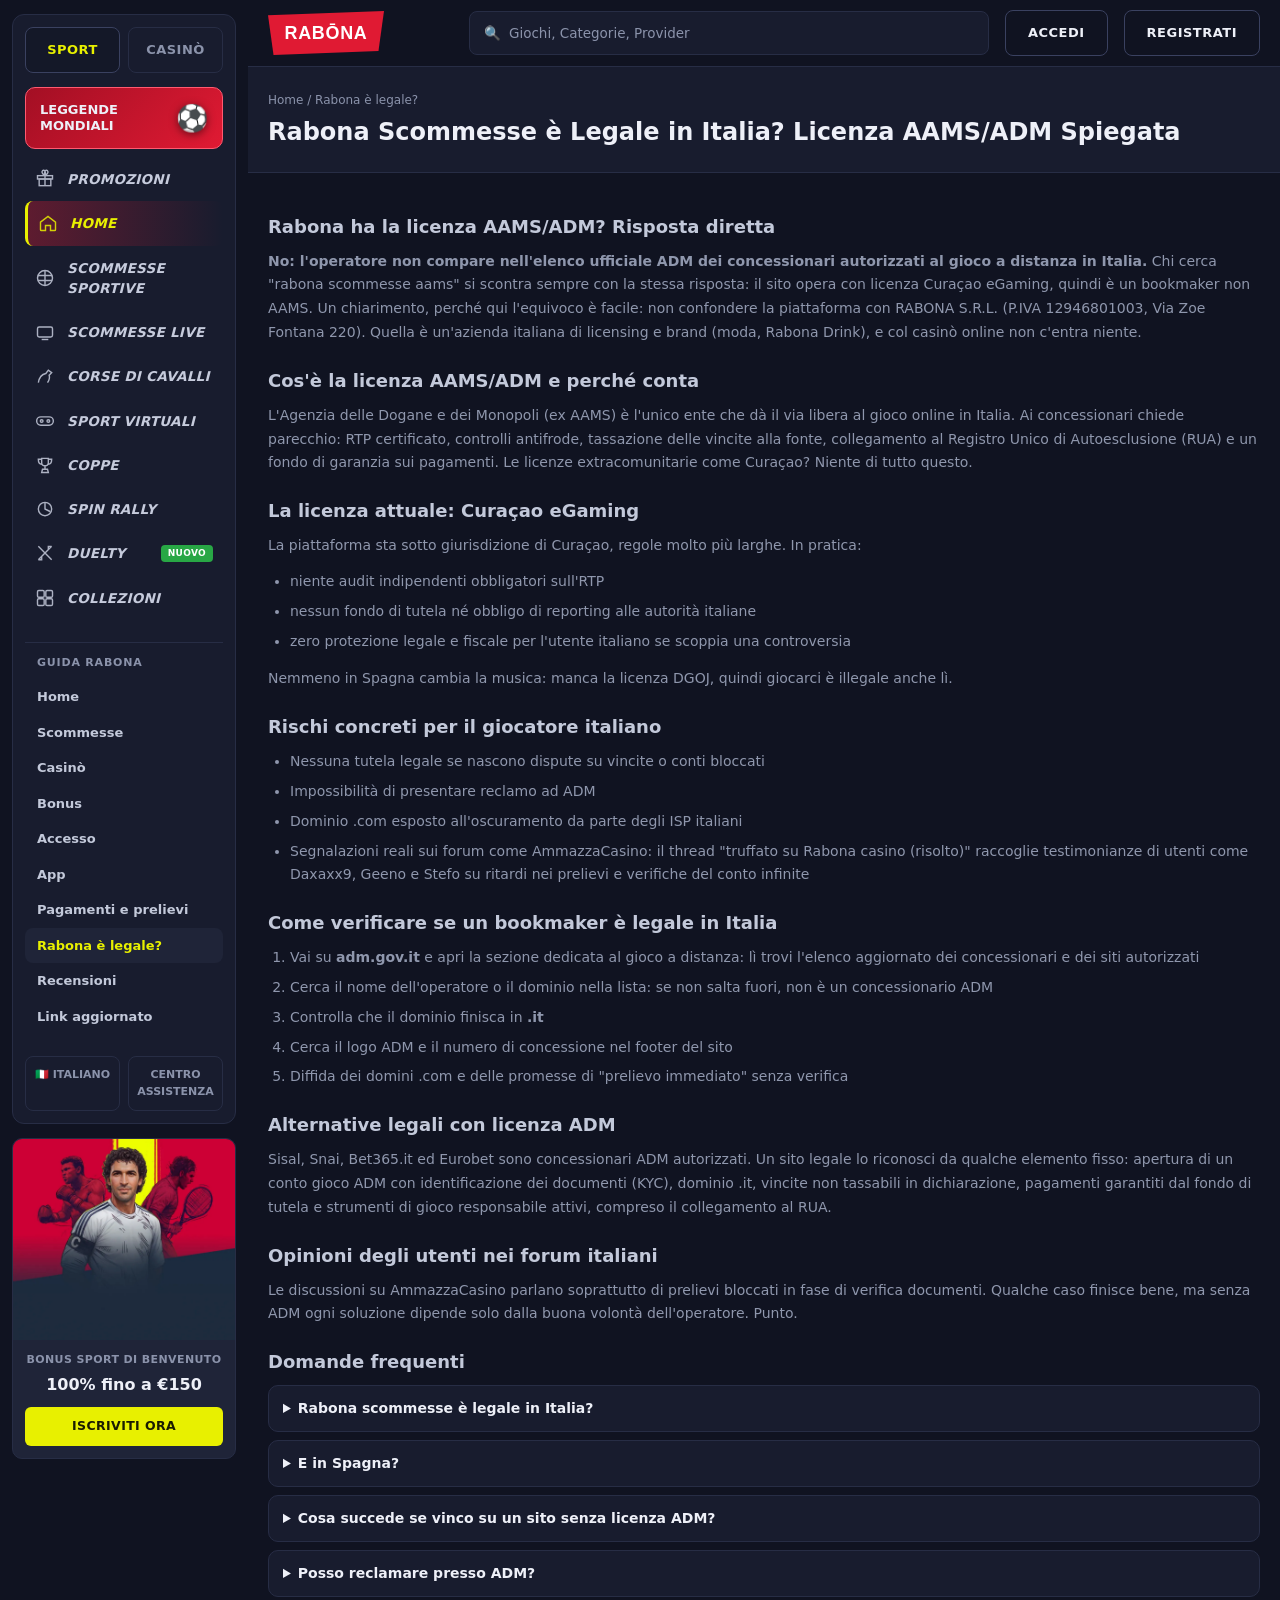
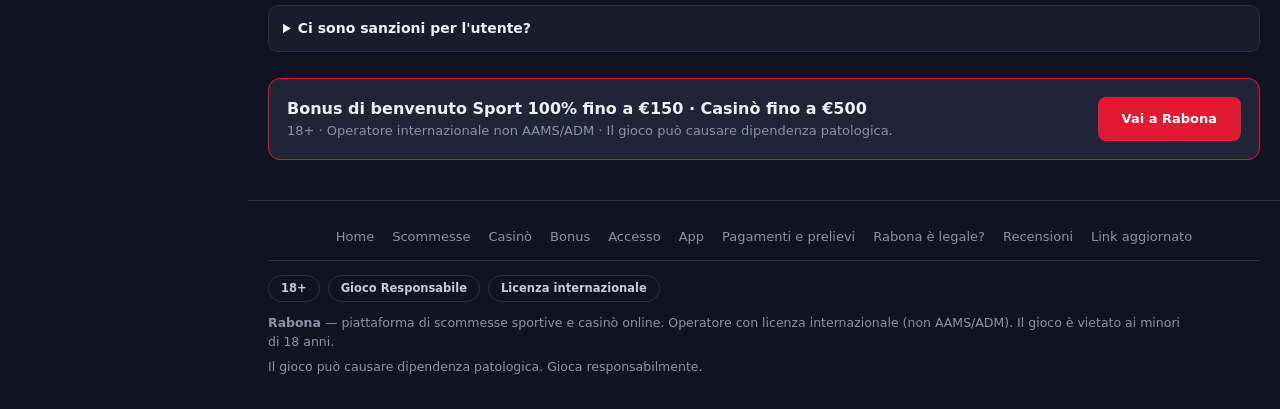
<file: legale/index.html>
<!doctype html>
<html lang="it">
<head>
<meta charset="utf-8">
<meta name="viewport" content="width=device-width, initial-scale=1">
<title>Rabona Scommesse è Legale? Licenza AAMS/ADM</title>
<meta name="description" content="Rabona non ha licenza ADM/AAMS in Italia: opera con Curaçao. Scopri rischi, verifiche ufficiali e alternative legali per scommettere sicuro.">
<link rel="canonical" href="https://rabonascommesseit.com/legale/">
<link rel="icon" type="image/svg+xml" href="/favicon.svg">
<link rel="alternate" hreflang="it-it" href="https://rabonascommesseit.com/legale/">
<link rel="alternate" hreflang="x-default" href="https://rabonascommesseit.com/legale/">
<link rel="stylesheet" href="/assets/style.css">
<script type="application/ld+json">{"@context":"https://schema.org","@type":"BreadcrumbList","itemListElement":[{"@type":"ListItem","position":1,"name":"Home","item":"https://rabonascommesseit.com/"},{"@type":"ListItem","position":2,"name":"Rabona è legale?","item":"https://rabonascommesseit.com/legale/"}]}</script>

<script type="application/ld+json">{"@context":"https://schema.org","@type":"FAQPage","mainEntity":[{"@type":"Question","name":"Rabona scommesse è legale in Italia?","acceptedAnswer":{"@type":"Answer","text":"No: senza licenza ADM non può operare legalmente sul mercato italiano. La licenza Curaçao per il regolatore italiano non vale niente."}},{"@type":"Question","name":"E in Spagna?","acceptedAnswer":{"@type":"Answer","text":"No: manca la licenza DGOJ, quindi lo status è identico a quello italiano."}},{"@type":"Question","name":"Cosa succede se vinco su un sito senza licenza ADM?","acceptedAnswer":{"@type":"Answer","text":"Le vincite andrebbero dichiarate al fisco e nessun ente ti garantisce il pagamento."}},{"@type":"Question","name":"Posso reclamare presso ADM?","acceptedAnswer":{"@type":"Answer","text":"No, ADM interviene solo sui propri concessionari."}},{"@type":"Question","name":"Ci sono sanzioni per l'utente?","acceptedAnswer":{"@type":"Answer","text":"Il rischio principale è economico e fiscale; la responsabilità penale ricade sull'operatore, ma il giocatore resta senza tutele."}}]}</script>
<style>
.seo h3{color:#c3c9da;font-size:15.5px;font-weight:800;margin:18px 0 8px}
.seo ul,.seo ol{color:#8f97ad;font-size:14px;margin:0 0 14px;padding-left:22px;line-height:1.7}
.seo li{margin-bottom:6px}
.seo table{width:100%;border-collapse:collapse;margin:14px 0;font-size:13.5px}
.seo td,.seo th{border:1px solid var(--line);padding:8px 10px;color:#8f97ad;text-align:left;vertical-align:top}
.seo th{color:#c3c9da;background:var(--panel2)}
.seo details{background:var(--panel);border:1px solid var(--line);border-radius:10px;margin:0 0 8px;padding:0 14px}
.seo summary{cursor:pointer;font-weight:700;color:#eef0f8;padding:12px 0;font-size:14px}
.seo details p{padding-bottom:12px}
.seo a{color:var(--lime)}
.seo a:hover{text-decoration:underline}
.subtop{background:var(--panel);border-bottom:1px solid var(--line);padding:24px 20px}
.subtop .crumbs{font-size:12px;color:var(--mut);margin-bottom:8px}
.subtop .crumbs a{color:var(--mut)}
.subtop h1{margin:0;font-size:24px;color:#eef0f8;line-height:1.3;font-weight:800}
.ctabox{display:flex;align-items:center;justify-content:space-between;gap:14px;flex-wrap:wrap;background:var(--panel2);border:1px solid var(--red);border-radius:12px;padding:18px;margin:26px 0}
.ctabox .t{font-weight:800;color:#eef0f8;font-size:16px}
.ctabox .s{color:var(--mut);font-size:13px}
.ctabox .go{background:var(--red);color:#fff;border-radius:8px;padding:12px 24px;font-weight:800;font-size:13px;white-space:nowrap}
.ctabox .go:hover{background:var(--red2)}
.sb-guide{margin-top:14px;border-top:1px solid var(--line);padding-top:12px}
.sb-guide .t{font-size:11px;letter-spacing:.8px;text-transform:uppercase;color:var(--mut);padding:0 12px 8px;font-weight:800}
.sb-guide a{display:block;padding:8px 12px;border-radius:8px;color:#c3c9da;font-size:13px;font-weight:600}
.sb-guide a:hover{background:var(--panel2);color:#fff}
.sb-guide a.on{background:var(--panel2);color:var(--lime)}
.cluster-foot{display:flex;flex-wrap:wrap;gap:6px 18px;justify-content:center;padding:0 0 14px;margin-bottom:14px;border-bottom:1px solid var(--line);font-size:13px}
.cluster-foot a{color:var(--mut)}
.cluster-foot a:hover{color:#fff}
.extras{margin:24px 20px 0;max-width:1100px}
.bonus-grid{display:grid;grid-template-columns:repeat(auto-fill,minmax(300px,1fr));gap:14px}
.bcard{background:var(--panel);border:1px solid var(--line);border-radius:12px;overflow:hidden;display:flex;flex-direction:column;transition:transform .15s}
.bcard:hover{transform:translateY(-3px)}
.bcard img{width:100%;aspect-ratio:16/7;object-fit:cover}
.bcard .bb{padding:14px}
.bcard .bt{font-weight:800;color:#eef0f8;font-size:13.5px}
.bcard .bd{color:var(--lime);font-weight:800;font-size:16px;margin:4px 0 10px}
.bcard .bgo{display:inline-block;background:var(--red);color:#fff;border-radius:8px;padding:9px 16px;font-weight:800;font-size:12.5px}
.login-card{max-width:420px;background:var(--panel);border:1px solid var(--line);border-radius:12px;padding:22px}
.login-card .lt{font-weight:800;color:#eef0f8;font-size:16px;margin-bottom:12px}
.login-card .f{display:flex;flex-direction:column;gap:10px}
.login-card input{background:var(--bg);border:1px solid var(--line);border-radius:8px;padding:12px;color:#fff;font-size:14px;outline:none}
.login-card input:focus{border-color:var(--lime)}
.login-card .go{background:var(--red);color:#fff;border:0;border-radius:8px;padding:13px;font-weight:800;font-size:14px;cursor:pointer;text-align:center}
.login-card .lnk{font-size:12.5px;color:var(--mut);text-align:center}
.login-card .lnk a{color:var(--lime)}
.paychips{display:flex;flex-wrap:wrap;gap:8px}
.paychips span{background:var(--panel);border:1px solid var(--line);border-radius:8px;padding:9px 15px;font-size:12.5px;font-weight:800;color:#c3c9da}
.rate-box{background:var(--panel);border:1px solid var(--line);border-radius:12px;padding:20px;max-width:560px}
.rate-box .big{font-size:34px;font-weight:900;color:var(--lime)}
.rate-box .cap{color:var(--mut);font-size:12.5px;margin-bottom:6px}
.rate-row{display:flex;align-items:center;gap:10px;margin-top:10px;font-size:13px;color:#c3c9da}
.rate-row span{width:110px}
.rate-row .bar{flex:1;height:8px;background:var(--bg);border-radius:4px;overflow:hidden}
.rate-row .bar i{display:block;height:100%;background:var(--lime)}
.rate-row b{width:28px;text-align:right}
.stores{display:flex;gap:10px;flex-wrap:wrap;margin-top:14px}
.stores a{display:flex;align-items:center;gap:9px;background:#000;border:1px solid var(--line);border-radius:10px;padding:10px 18px;color:#fff;font-weight:700;font-size:13px}
.stores a small{display:block;font-size:10px;color:var(--mut);font-weight:600}
.stores a:hover{border-color:var(--lime)}
</style>
</head>
<body>
<div class="layout">
<aside class="sb">
<div class="sb-panel">
  <div class="sb-tabs"><a class="on" href="/referral-link">SPORT</a><a href="/referral-link">CASINÒ</a></div>
  <a class="sb-promo" href="/referral-link"><span>Leggende Mondiali</span><span class="ball">&#9917;</span></a>
  <nav class="sb-nav">
    <a href="/referral-link"><svg viewBox="0 0 24 24"><rect x="3" y="8" width="18" height="4"/><rect x="5" y="12" width="14" height="8"/><path d="M12 8v12M12 8c-2-1-5-4-3-6s5 2 3 6zm0 0c2-1 5-4 3-6s-5 2-3 6z"/></svg><span>Promozioni</span></a>
    <a href="/" class="on"><svg viewBox="0 0 24 24"><path d="M3 11l9-7 9 7v9a1 1 0 0 1-1 1h-5v-6h-6v6H4a1 1 0 0 1-1-1z"/></svg><span>Home</span></a>
    <a href="/referral-link"><svg viewBox="0 0 24 24"><circle cx="12" cy="12" r="9"/><path d="M12 3v18M3.5 9h17M3.5 15h17"/></svg><span>Scommesse Sportive</span></a>
    <a href="/referral-link"><svg viewBox="0 0 24 24"><rect x="3" y="6" width="18" height="12" rx="2"/><path d="M8 21h8"/></svg><span>Scommesse Live</span></a>
    <a href="/referral-link"><svg viewBox="0 0 24 24"><path d="M4 20c1-6 4-10 9-11l3-4 4 3-3 3c1 3 0 6-2 9"/></svg><span>Corse di Cavalli</span></a>
    <a href="/referral-link"><svg viewBox="0 0 24 24"><rect x="2" y="7" width="20" height="10" rx="5"/><circle cx="8" cy="12" r="1.6"/><circle cx="16" cy="12" r="1.6"/></svg><span>Sport Virtuali</span></a>
    <a href="/referral-link"><svg viewBox="0 0 24 24"><path d="M8 4h8v5a4 4 0 0 1-8 0zM8 5H4c0 4 2 6 4 6M16 5h4c0 4-2 6-4 6M12 13v4M8 21h8l-1-4h-6z"/></svg><span>Coppe</span></a>
    <a href="/referral-link"><svg viewBox="0 0 24 24"><circle cx="12" cy="12" r="8"/><path d="M12 4v8l6 3"/></svg><span>Spin Rally</span></a>
    <a href="/referral-link"><svg viewBox="0 0 24 24"><path d="M4 20L20 4M4 4l16 16M4 20h4v-4M20 4h-4v4"/></svg><span>Duelty</span><span class="nuovo">NUOVO</span></a>
    <a href="/referral-link"><svg viewBox="0 0 24 24"><rect x="3" y="3" width="8" height="8" rx="1.5"/><rect x="13" y="3" width="8" height="8" rx="1.5"/><rect x="3" y="13" width="8" height="8" rx="1.5"/><rect x="13" y="13" width="8" height="8" rx="1.5"/></svg><span>Collezioni</span></a>
  </nav>
  <div class="sb-guide"><div class="t">Guida Rabona</div><a href="/">Home</a><a href="/scommesse/">Scommesse</a><a href="/casino/">Casinò</a><a href="/bonus/">Bonus</a><a href="/accesso/">Accesso</a><a href="/app/">App</a><a href="/prelievi/">Pagamenti e prelievi</a><a href="/legale/" class="on">Rabona è legale?</a><a href="/recensioni/">Recensioni</a><a href="/link-aggiornato/">Link aggiornato</a></div>
  <div class="sb-foot"><a href="/referral-link">&#127470;&#127481; Italiano</a><a href="/referral-link">Centro Assistenza</a></div>
</div>
<div class="sb-hold">
  <a class="sb-bonus" href="/referral-link">
    <img src="/assets/dimg/promo-side.webp" alt="Bonus Sport di Benvenuto">
    <div class="sb-bonus-body">
      <div class="n">Bonus Sport di Benvenuto</div>
      <div class="v">100% fino a €150</div>
      <span class="b">Iscriviti ora</span>
    </div>
  </a>
</div>
</aside>
<main>
<header class="hd">
    <a class="logo" href="/"><img src="/assets/logo.svg" alt="Rabona"></a>
    <a class="search" href="/referral-link"><span>&#128269;</span> Giochi, Categorie, Provider</a>
    <a class="btn" href="/referral-link">ACCEDI</a>
    <a class="btn" href="/referral-link">REGISTRATI</a>
  </header>
<section class="subtop"><div class="crumbs"><a href="/">Home</a> / Rabona è legale?</div>
<h1>Rabona Scommesse è Legale in Italia? Licenza AAMS/ADM Spiegata</h1></section>

<article class="seo"><h2>Rabona ha la licenza AAMS/ADM? Risposta diretta</h2>
<p><strong>No: l&#x27;operatore non compare nell&#x27;elenco ufficiale ADM dei concessionari autorizzati al gioco a distanza in Italia.</strong> Chi cerca &quot;rabona scommesse aams&quot; si scontra sempre con la stessa risposta: il sito opera con licenza Curaçao eGaming, quindi è un bookmaker non AAMS. Un chiarimento, perché qui l&#x27;equivoco è facile: non confondere la piattaforma con RABONA S.R.L. (P.IVA 12946801003, Via Zoe Fontana 220). Quella è un&#x27;azienda italiana di licensing e brand (moda, Rabona Drink), e col casinò online non c&#x27;entra niente.</p>
<h2>Cos&#x27;è la licenza AAMS/ADM e perché conta</h2>
<p>L&#x27;Agenzia delle Dogane e dei Monopoli (ex AAMS) è l&#x27;unico ente che dà il via libera al gioco online in Italia. Ai concessionari chiede parecchio: RTP certificato, controlli antifrode, tassazione delle vincite alla fonte, collegamento al Registro Unico di Autoesclusione (RUA) e un fondo di garanzia sui pagamenti. Le licenze extracomunitarie come Curaçao? Niente di tutto questo.</p>
<h2>La licenza attuale: Curaçao eGaming</h2>
<p>La piattaforma sta sotto giurisdizione di Curaçao, regole molto più larghe. In pratica:</p>
<ul>
<li>niente audit indipendenti obbligatori sull&#x27;RTP</li>
<li>nessun fondo di tutela né obbligo di reporting alle autorità italiane</li>
<li>zero protezione legale e fiscale per l&#x27;utente italiano se scoppia una controversia</li>
</ul>
<p>Nemmeno in Spagna cambia la musica: manca la licenza DGOJ, quindi giocarci è illegale anche lì.</p>
<h2>Rischi concreti per il giocatore italiano</h2>
<ul>
<li>Nessuna tutela legale se nascono dispute su vincite o conti bloccati</li>
<li>Impossibilità di presentare reclamo ad ADM</li>
<li>Dominio .com esposto all&#x27;oscuramento da parte degli ISP italiani</li>
<li>Segnalazioni reali sui forum come AmmazzaCasino: il thread &quot;truffato su Rabona casino (risolto)&quot; raccoglie testimonianze di utenti come Daxaxx9, Geeno e Stefo su ritardi nei prelievi e verifiche del conto infinite</li>
</ul>
<h2>Come verificare se un bookmaker è legale in Italia</h2>
<ol>
<li>Vai su <strong>adm.gov.it</strong> e apri la sezione dedicata al gioco a distanza: lì trovi l&#x27;elenco aggiornato dei concessionari e dei siti autorizzati</li>
<li>Cerca il nome dell&#x27;operatore o il dominio nella lista: se non salta fuori, non è un concessionario ADM</li>
<li>Controlla che il dominio finisca in <strong>.it</strong></li>
<li>Cerca il logo ADM e il numero di concessione nel footer del sito</li>
<li>Diffida dei domini .com e delle promesse di &quot;prelievo immediato&quot; senza verifica</li>
</ol>
<h2>Alternative legali con licenza ADM</h2>
<p>Sisal, Snai, Bet365.it ed Eurobet sono concessionari ADM autorizzati. Un sito legale lo riconosci da qualche elemento fisso: apertura di un conto gioco ADM con identificazione dei documenti (KYC), dominio .it, vincite non tassabili in dichiarazione, pagamenti garantiti dal fondo di tutela e strumenti di gioco responsabile attivi, compreso il collegamento al RUA.</p>
<h2>Opinioni degli utenti nei forum italiani</h2>
<p>Le discussioni su AmmazzaCasino parlano soprattutto di prelievi bloccati in fase di verifica documenti. Qualche caso finisce bene, ma senza ADM ogni soluzione dipende solo dalla buona volontà dell&#x27;operatore. Punto.</p>
<h2>Domande frequenti</h2>
<details><summary>Rabona scommesse è legale in Italia?</summary><p>No: senza licenza ADM non può operare legalmente sul mercato italiano. La licenza Curaçao per il regolatore italiano non vale niente.</p></details>
<details><summary>E in Spagna?</summary><p>No: manca la licenza DGOJ, quindi lo status è identico a quello italiano.</p></details>
<details><summary>Cosa succede se vinco su un sito senza licenza ADM?</summary><p>Le vincite andrebbero dichiarate al fisco e nessun ente ti garantisce il pagamento.</p></details>
<details><summary>Posso reclamare presso ADM?</summary><p>No, ADM interviene solo sui propri concessionari.</p></details>
<details><summary>Ci sono sanzioni per l&#x27;utente?</summary><p>Il rischio principale è economico e fiscale; la responsabilità penale ricade sull&#x27;operatore, ma il giocatore resta senza tutele.</p></details><div class="ctabox"><div><div class="t">Bonus di benvenuto Sport 100% fino a €150 · Casinò fino a €500</div>
<div class="s">18+ · Operatore internazionale non AAMS/ADM · Il gioco può causare dipendenza patologica.</div></div>
<a class="go" href="/referral-link">Vai a Rabona</a></div></article>
<footer class="ft"><nav class="cluster-foot"><a href="/">Home</a><a href="/scommesse/">Scommesse</a><a href="/casino/">Casinò</a><a href="/bonus/">Bonus</a><a href="/accesso/">Accesso</a><a href="/app/">App</a><a href="/prelievi/">Pagamenti e prelievi</a><a href="/legale/">Rabona è legale?</a><a href="/recensioni/">Recensioni</a><a href="/link-aggiornato/">Link aggiornato</a></nav>
    <div class="ft-badges"><span>18+</span><span>Gioco Responsabile</span><span>Licenza internazionale</span></div>
    <p><strong>Rabona</strong> — piattaforma di scommesse sportive e casinò online. Operatore con licenza internazionale (non AAMS/ADM). Il gioco è vietato ai minori di 18 anni.</p>
    <p>Il gioco può causare dipendenza patologica. Gioca responsabilmente.</p>
  </footer>
</main>
</div>
</body>
</html>
</file>
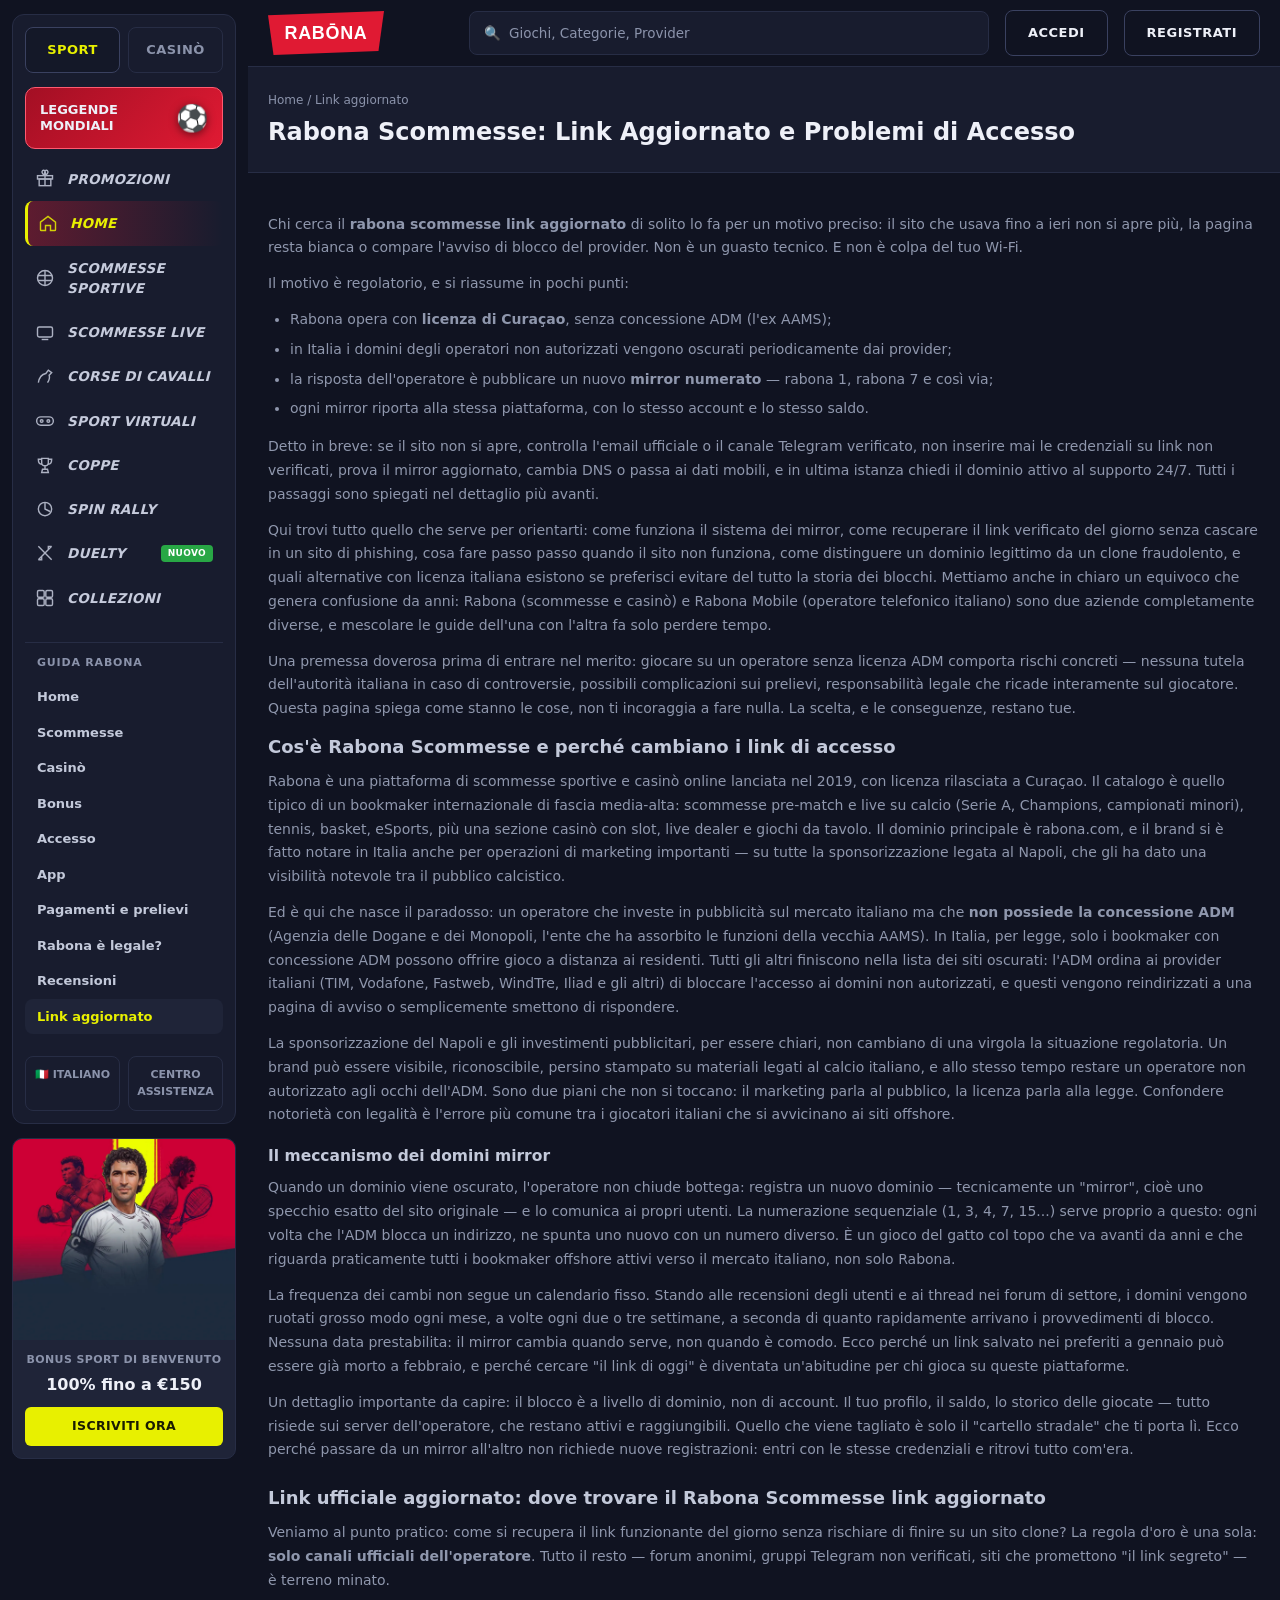
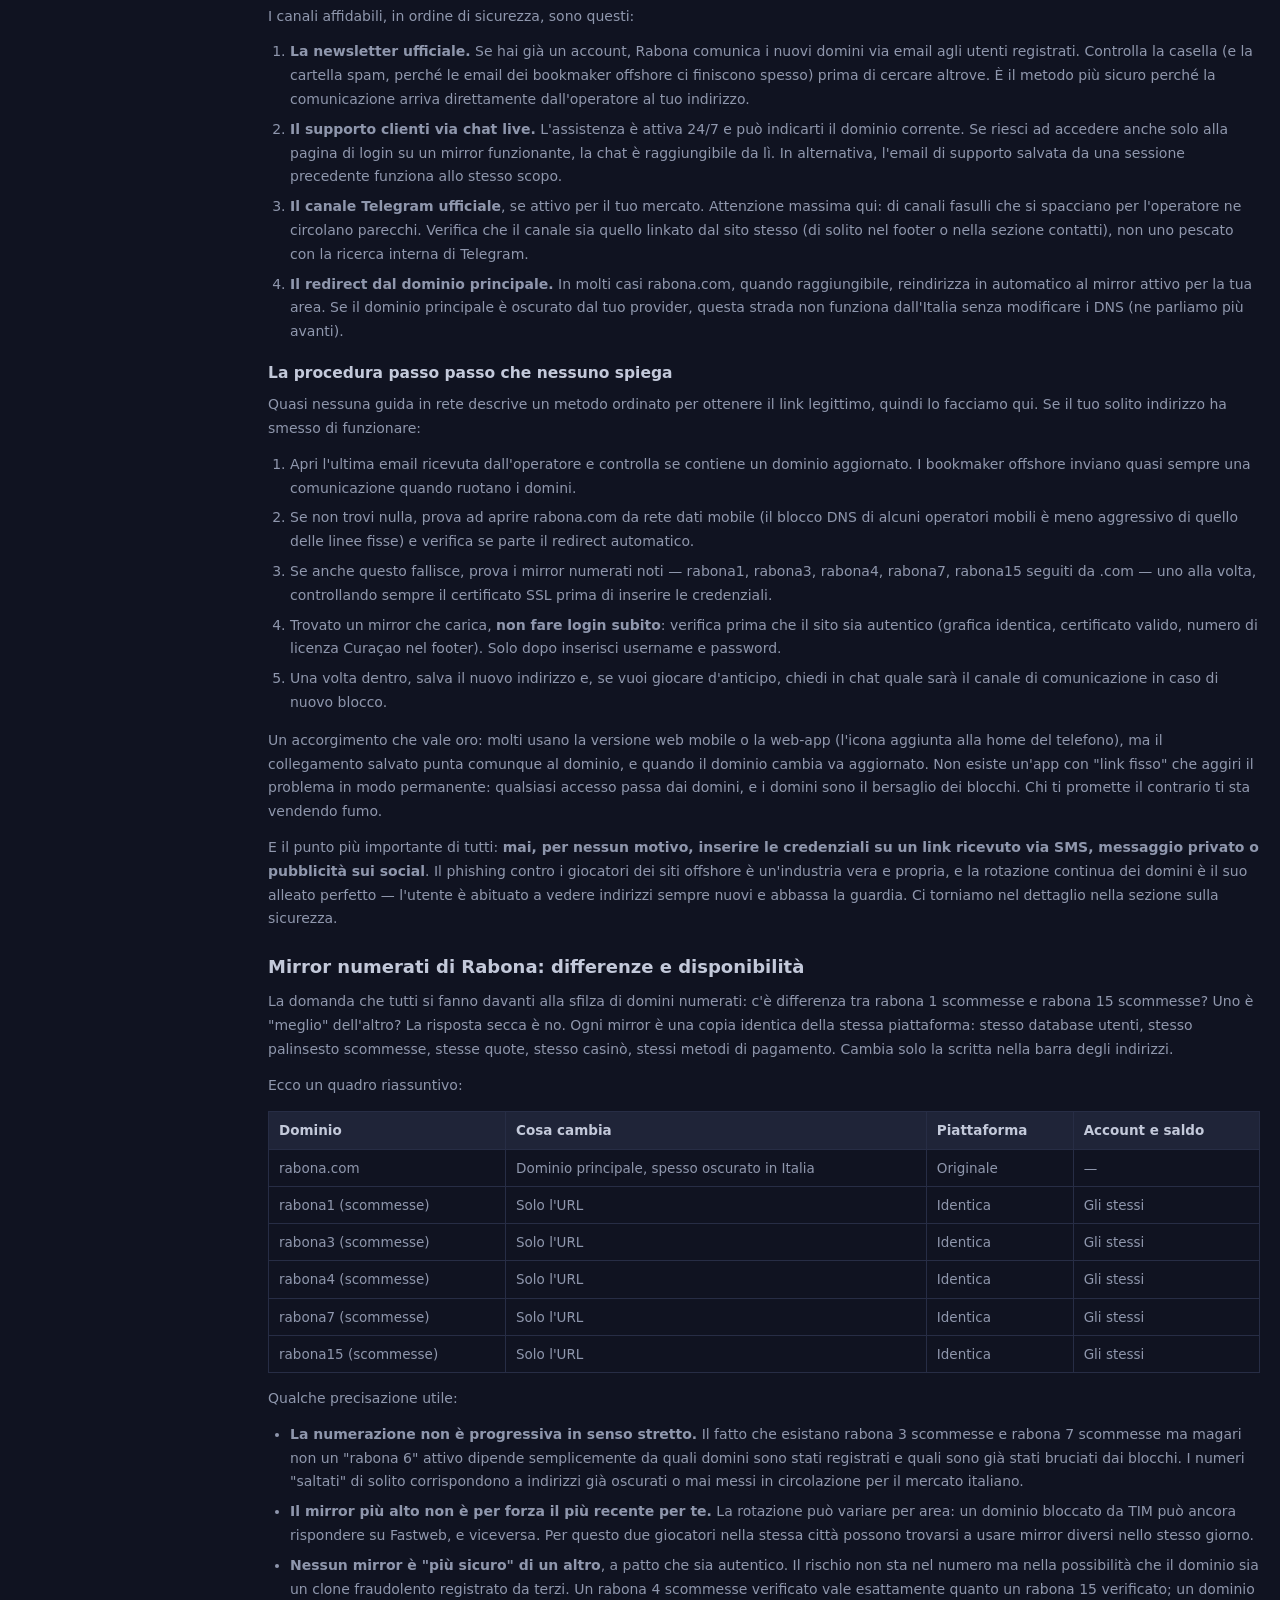
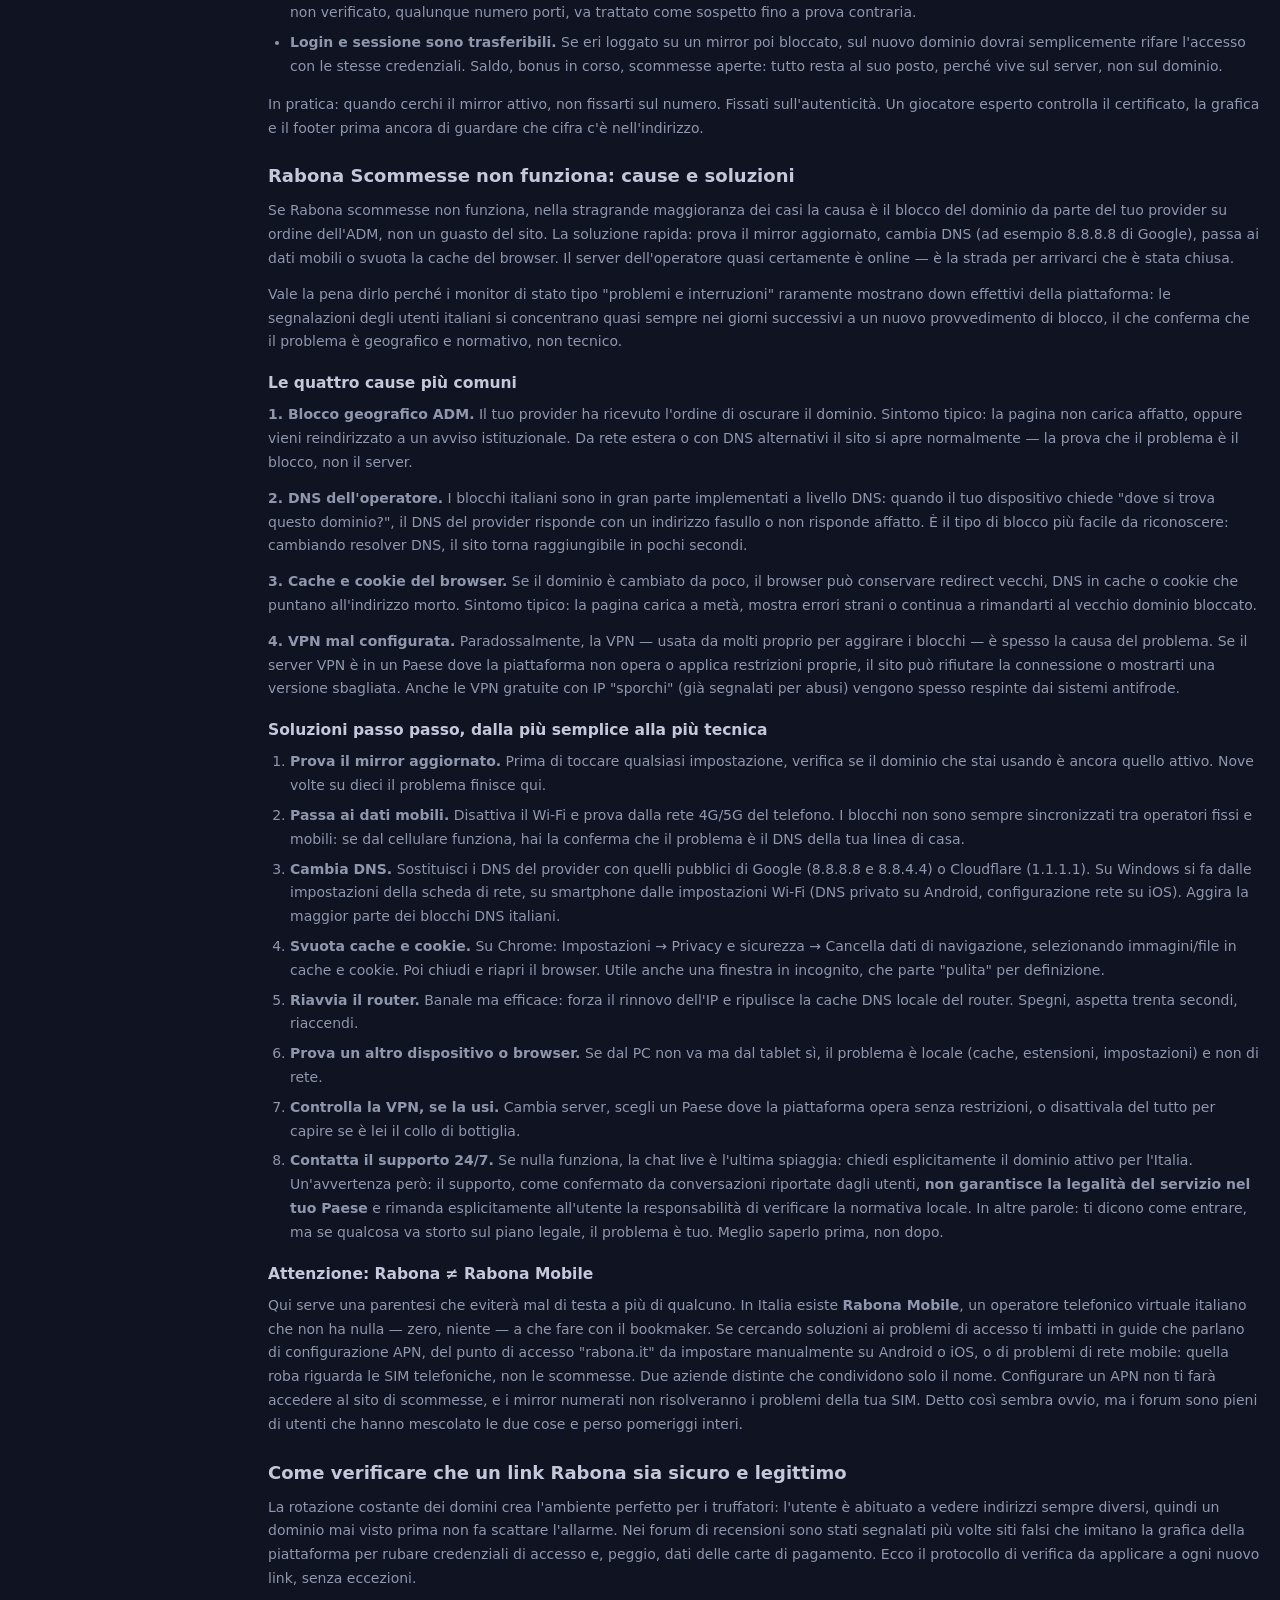
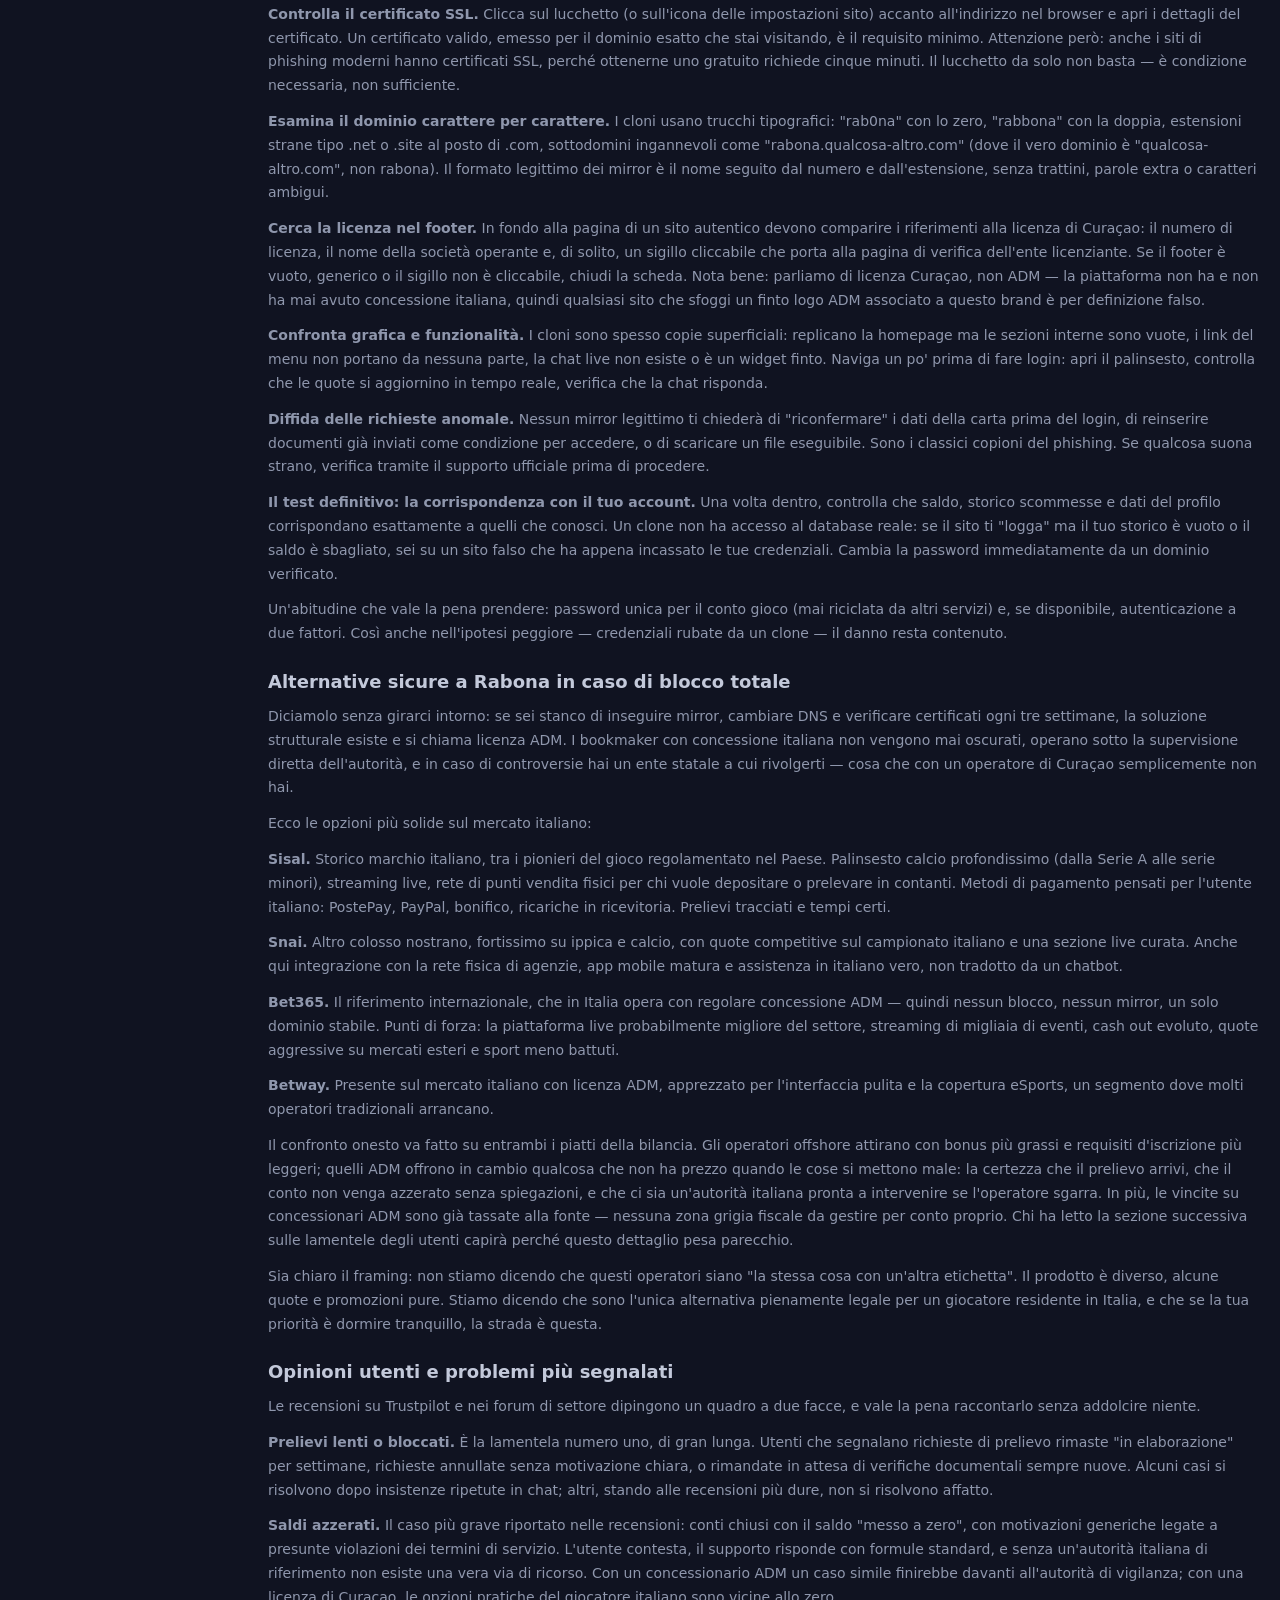
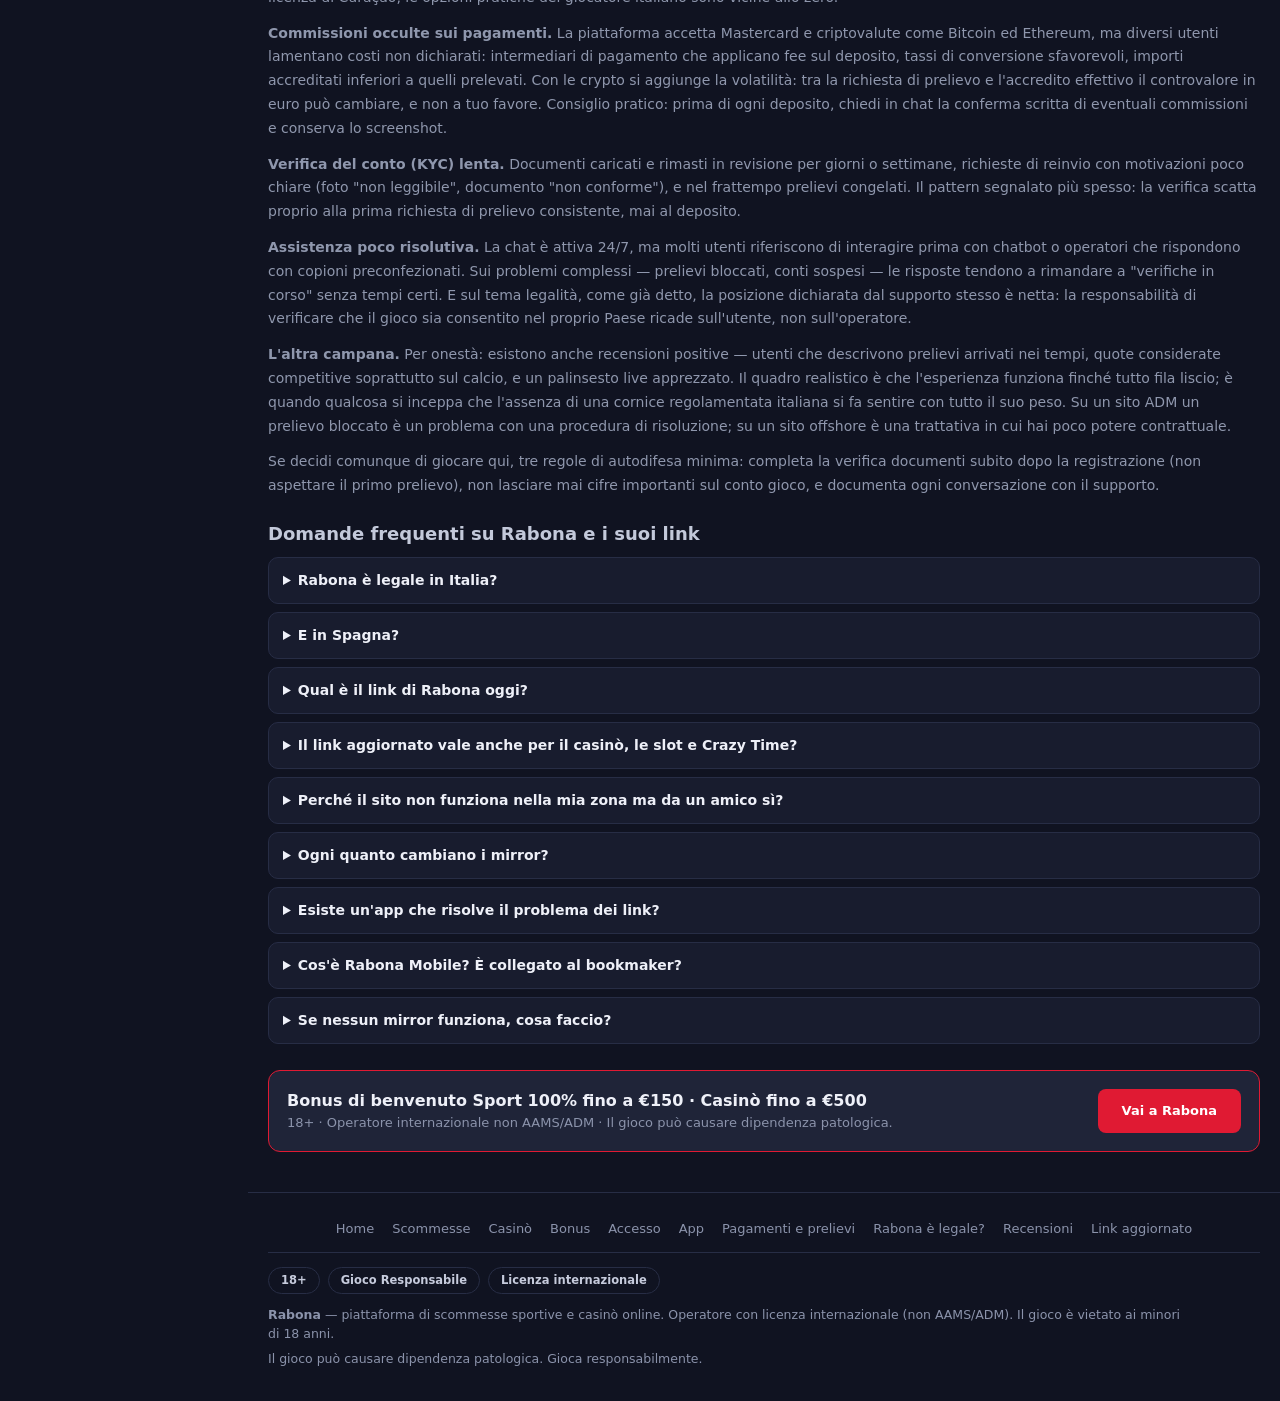
<file: link-aggiornato/index.html>
<!doctype html>
<html lang="it">
<head>
<meta charset="utf-8">
<meta name="viewport" content="width=device-width, initial-scale=1">
<title>Rabona Scommesse: link aggiornato e accesso sicuro</title>
<meta name="description" content="Scopri come trovare il link aggiornato di Rabona Scommesse, verificare i mirror sicuri e risolvere problemi di accesso, con rischi ADM e alternative.">
<link rel="canonical" href="https://rabonascommesseit.com/link-aggiornato/">
<link rel="icon" type="image/svg+xml" href="/favicon.svg">
<link rel="alternate" hreflang="it-it" href="https://rabonascommesseit.com/link-aggiornato/">
<link rel="alternate" hreflang="x-default" href="https://rabonascommesseit.com/link-aggiornato/">
<link rel="stylesheet" href="/assets/style.css">
<script type="application/ld+json">{"@context":"https://schema.org","@type":"BreadcrumbList","itemListElement":[{"@type":"ListItem","position":1,"name":"Home","item":"https://rabonascommesseit.com/"},{"@type":"ListItem","position":2,"name":"Link aggiornato","item":"https://rabonascommesseit.com/link-aggiornato/"}]}</script>

<script type="application/ld+json">{"@context":"https://schema.org","@type":"FAQPage","mainEntity":[{"@type":"Question","name":"Rabona è legale in Italia?","acceptedAnswer":{"@type":"Answer","text":"No, non nel senso pieno del termine. L'operatore ha una licenza di Curaçao ma non possiede la concessione ADM, l'unica che autorizza l'offerta di gioco a distanza ai residenti in Italia. Per questo i suoi domini vengono sistematicamente oscurati dai provider italiani. Giocarci significa operare fuori dal perimetro regolamentato: nessuna tutela dell'autorità italiana in caso di controversie e piena responsabilità personale sul piano normativo e fiscale."}},{"@type":"Question","name":"E in Spagna?","acceptedAnswer":{"@type":"Answer","text":"Situazione analoga: l'operatore non è autorizzato dalla DGOJ (Dirección General de Ordenación del Juego), e chi accede dalla Spagna si imbatte nell'avviso ufficiale dell'autorità che segnala l'operatore come non autorizzato. Il problema dei blocchi e dei domini che \"spariscono\" non è quindi un'esclusiva italiana — riguarda tutti i mercati europei regolamentati dove il brand opera senza licenza locale."}},{"@type":"Question","name":"Qual è il link di Rabona oggi?","acceptedAnswer":{"@type":"Answer","text":"Non esiste un link \"di oggi\" valido per sempre, ed è proprio questo il punto. Il dominio principale è rabona.com; quando viene bloccato, subentrano i mirror numerati (rabona1, rabona3, rabona4, rabona7, rabona15 e successivi). Il modo affidabile per conoscere quello attivo in questo momento è controllare le comunicazioni ufficiali: email dell'operatore, canale Telegram verificato o chat del supporto. Qualsiasi link trovato su forum anonimi o ricevuto via messaggio privato va trattato come potenziale phishing finché non è verificato."}},{"@type":"Question","name":"Il link aggiornato vale anche per il casinò, le slot e Crazy Time?","acceptedAnswer":{"@type":"Answer","text":"Sì. Scommesse sportive, slot, Casinò Live e giochi come Crazy Time vivono tutti sulla stessa piattaforma: il mirror attivo dà accesso a tutte le sezioni, non esiste un \"link casinò\" separato da cercare. Se il dominio funziona per le scommesse ma la sezione casinò non carica, il problema è quasi sempre locale (cache, connessione lenta) e non un blocco distinto."}},{"@type":"Question","name":"Perché il sito non funziona nella mia zona ma da un amico sì?","acceptedAnswer":{"@type":"Answer","text":"Perché i blocchi vengono applicati dai singoli provider e non sempre in modo sincronizzato. Un dominio già oscurato su TIM può rispondere ancora per qualche giorno su Fastweb o su rete mobile. Se da casa non va e dal telefono in 4G sì, la diagnosi è fatta: blocco DNS del tuo provider di linea fissa. Le soluzioni sono nella sezione dedicata più sopra: DNS alternativi (8.8.8.8), mirror aggiornato, dati mobili."}},{"@type":"Question","name":"Ogni quanto cambiano i mirror?","acceptedAnswer":{"@type":"Answer","text":"Non c'è una cadenza fissa. Le recensioni degli utenti parlano grosso modo di rotazioni mensili, ma nei periodi di blocchi più intensi il cambio può avvenire anche ogni una-due settimane. Il ritmo lo detta l'ADM con i suoi provvedimenti, non l'operatore. Regola pratica: non affezionarti mai a un dominio salvato nei preferiti e verifica il link attivo ogni volta che noti anomalie di caricamento."}},{"@type":"Question","name":"Esiste un'app che risolve il problema dei link?","acceptedAnswer":{"@type":"Answer","text":"No, non in modo definitivo. Qualsiasi accesso — browser, web-app aggiunta alla home, eventuale applicazione — deve comunque raggiungere i server tramite un dominio, e i domini sono esattamente ciò che viene bloccato. Le web-app salvate sulla home dello smartphone smettono di funzionare quando il dominio a cui puntano viene oscurato, e vanno ricreate sul mirror nuovo. Chiunque pubblicizzi un'app \"con link fisso che non si blocca mai\" sta descrivendo qualcosa che tecnicamente non può esistere."}},{"@type":"Question","name":"Cos'è Rabona Mobile? È collegato al bookmaker?","acceptedAnswer":{"@type":"Answer","text":"No, zero collegamenti. Rabona Mobile è un operatore telefonico virtuale italiano che vende SIM e piani telefonici. Le guide che trovi in rete sulla configurazione dell'APN rabona.it per Android e iOS riguardano la connessione dati delle SIM di quell'operatore e non servono a niente per accedere al sito di scommesse. La coincidenza del nome genera confusione continua nei risultati di ricerca: se una guida parla di APN, punti di accesso o copertura di rete, non è quella che stai cercando."}},{"@type":"Question","name":"Se nessun mirror funziona, cosa faccio?","acceptedAnswer":{"@type":"Answer","text":"Prima esaurisci i passaggi tecnici: DNS alternativi, dati mobili, cache pulita, dispositivo diverso, contatto con il supporto 24/7. Se il blocco è totale e prolungato — capita nei giorni immediatamente successivi a un provvedimento, quando il nuovo mirror non è ancora in circolazione — hai due strade: aspettare la comunicazione ufficiale del nuovo dominio, oppure valutare il passaggio a un operatore con licenza ADM (Sisal, Snai, Bet365, Betway), che per definizione non subisce blocchi e non ti costringerà mai più a questa caccia al link. --- Gioco riservato ai maggiori di 18 anni. Il gioco può causare dipendenza patologica. Gioca in modo responsabile: fissa un budget prima di iniziare, non inseguire mai le perdite e considera il gioco un intrattenimento, non una fonte di reddito. Se senti che il gioco sta diventando un problema, in Italia sono disponibili strumenti di autoesclusione e il Telefono Verde Nazionale per i problemi legati al gioco d'azzardo (800 558822), gratuito e anonimo. Ricorda che gli strumenti di autoesclusione del circuito ADM non hanno effetto sugli operatori privi di concessione italiana: è un motivo in più per riflettere prima di aprire un conto su piattaforme offshore."}}]}</script>
<style>
.seo h3{color:#c3c9da;font-size:15.5px;font-weight:800;margin:18px 0 8px}
.seo ul,.seo ol{color:#8f97ad;font-size:14px;margin:0 0 14px;padding-left:22px;line-height:1.7}
.seo li{margin-bottom:6px}
.seo table{width:100%;border-collapse:collapse;margin:14px 0;font-size:13.5px}
.seo td,.seo th{border:1px solid var(--line);padding:8px 10px;color:#8f97ad;text-align:left;vertical-align:top}
.seo th{color:#c3c9da;background:var(--panel2)}
.seo details{background:var(--panel);border:1px solid var(--line);border-radius:10px;margin:0 0 8px;padding:0 14px}
.seo summary{cursor:pointer;font-weight:700;color:#eef0f8;padding:12px 0;font-size:14px}
.seo details p{padding-bottom:12px}
.seo a{color:var(--lime)}
.seo a:hover{text-decoration:underline}
.subtop{background:var(--panel);border-bottom:1px solid var(--line);padding:24px 20px}
.subtop .crumbs{font-size:12px;color:var(--mut);margin-bottom:8px}
.subtop .crumbs a{color:var(--mut)}
.subtop h1{margin:0;font-size:24px;color:#eef0f8;line-height:1.3;font-weight:800}
.ctabox{display:flex;align-items:center;justify-content:space-between;gap:14px;flex-wrap:wrap;background:var(--panel2);border:1px solid var(--red);border-radius:12px;padding:18px;margin:26px 0}
.ctabox .t{font-weight:800;color:#eef0f8;font-size:16px}
.ctabox .s{color:var(--mut);font-size:13px}
.ctabox .go{background:var(--red);color:#fff;border-radius:8px;padding:12px 24px;font-weight:800;font-size:13px;white-space:nowrap}
.ctabox .go:hover{background:var(--red2)}
.sb-guide{margin-top:14px;border-top:1px solid var(--line);padding-top:12px}
.sb-guide .t{font-size:11px;letter-spacing:.8px;text-transform:uppercase;color:var(--mut);padding:0 12px 8px;font-weight:800}
.sb-guide a{display:block;padding:8px 12px;border-radius:8px;color:#c3c9da;font-size:13px;font-weight:600}
.sb-guide a:hover{background:var(--panel2);color:#fff}
.sb-guide a.on{background:var(--panel2);color:var(--lime)}
.cluster-foot{display:flex;flex-wrap:wrap;gap:6px 18px;justify-content:center;padding:0 0 14px;margin-bottom:14px;border-bottom:1px solid var(--line);font-size:13px}
.cluster-foot a{color:var(--mut)}
.cluster-foot a:hover{color:#fff}
.extras{margin:24px 20px 0;max-width:1100px}
.bonus-grid{display:grid;grid-template-columns:repeat(auto-fill,minmax(300px,1fr));gap:14px}
.bcard{background:var(--panel);border:1px solid var(--line);border-radius:12px;overflow:hidden;display:flex;flex-direction:column;transition:transform .15s}
.bcard:hover{transform:translateY(-3px)}
.bcard img{width:100%;aspect-ratio:16/7;object-fit:cover}
.bcard .bb{padding:14px}
.bcard .bt{font-weight:800;color:#eef0f8;font-size:13.5px}
.bcard .bd{color:var(--lime);font-weight:800;font-size:16px;margin:4px 0 10px}
.bcard .bgo{display:inline-block;background:var(--red);color:#fff;border-radius:8px;padding:9px 16px;font-weight:800;font-size:12.5px}
.login-card{max-width:420px;background:var(--panel);border:1px solid var(--line);border-radius:12px;padding:22px}
.login-card .lt{font-weight:800;color:#eef0f8;font-size:16px;margin-bottom:12px}
.login-card .f{display:flex;flex-direction:column;gap:10px}
.login-card input{background:var(--bg);border:1px solid var(--line);border-radius:8px;padding:12px;color:#fff;font-size:14px;outline:none}
.login-card input:focus{border-color:var(--lime)}
.login-card .go{background:var(--red);color:#fff;border:0;border-radius:8px;padding:13px;font-weight:800;font-size:14px;cursor:pointer;text-align:center}
.login-card .lnk{font-size:12.5px;color:var(--mut);text-align:center}
.login-card .lnk a{color:var(--lime)}
.paychips{display:flex;flex-wrap:wrap;gap:8px}
.paychips span{background:var(--panel);border:1px solid var(--line);border-radius:8px;padding:9px 15px;font-size:12.5px;font-weight:800;color:#c3c9da}
.rate-box{background:var(--panel);border:1px solid var(--line);border-radius:12px;padding:20px;max-width:560px}
.rate-box .big{font-size:34px;font-weight:900;color:var(--lime)}
.rate-box .cap{color:var(--mut);font-size:12.5px;margin-bottom:6px}
.rate-row{display:flex;align-items:center;gap:10px;margin-top:10px;font-size:13px;color:#c3c9da}
.rate-row span{width:110px}
.rate-row .bar{flex:1;height:8px;background:var(--bg);border-radius:4px;overflow:hidden}
.rate-row .bar i{display:block;height:100%;background:var(--lime)}
.rate-row b{width:28px;text-align:right}
.stores{display:flex;gap:10px;flex-wrap:wrap;margin-top:14px}
.stores a{display:flex;align-items:center;gap:9px;background:#000;border:1px solid var(--line);border-radius:10px;padding:10px 18px;color:#fff;font-weight:700;font-size:13px}
.stores a small{display:block;font-size:10px;color:var(--mut);font-weight:600}
.stores a:hover{border-color:var(--lime)}
</style>
</head>
<body>
<div class="layout">
<aside class="sb">
<div class="sb-panel">
  <div class="sb-tabs"><a class="on" href="/referral-link">SPORT</a><a href="/referral-link">CASINÒ</a></div>
  <a class="sb-promo" href="/referral-link"><span>Leggende Mondiali</span><span class="ball">&#9917;</span></a>
  <nav class="sb-nav">
    <a href="/referral-link"><svg viewBox="0 0 24 24"><rect x="3" y="8" width="18" height="4"/><rect x="5" y="12" width="14" height="8"/><path d="M12 8v12M12 8c-2-1-5-4-3-6s5 2 3 6zm0 0c2-1 5-4 3-6s-5 2-3 6z"/></svg><span>Promozioni</span></a>
    <a href="/" class="on"><svg viewBox="0 0 24 24"><path d="M3 11l9-7 9 7v9a1 1 0 0 1-1 1h-5v-6h-6v6H4a1 1 0 0 1-1-1z"/></svg><span>Home</span></a>
    <a href="/referral-link"><svg viewBox="0 0 24 24"><circle cx="12" cy="12" r="9"/><path d="M12 3v18M3.5 9h17M3.5 15h17"/></svg><span>Scommesse Sportive</span></a>
    <a href="/referral-link"><svg viewBox="0 0 24 24"><rect x="3" y="6" width="18" height="12" rx="2"/><path d="M8 21h8"/></svg><span>Scommesse Live</span></a>
    <a href="/referral-link"><svg viewBox="0 0 24 24"><path d="M4 20c1-6 4-10 9-11l3-4 4 3-3 3c1 3 0 6-2 9"/></svg><span>Corse di Cavalli</span></a>
    <a href="/referral-link"><svg viewBox="0 0 24 24"><rect x="2" y="7" width="20" height="10" rx="5"/><circle cx="8" cy="12" r="1.6"/><circle cx="16" cy="12" r="1.6"/></svg><span>Sport Virtuali</span></a>
    <a href="/referral-link"><svg viewBox="0 0 24 24"><path d="M8 4h8v5a4 4 0 0 1-8 0zM8 5H4c0 4 2 6 4 6M16 5h4c0 4-2 6-4 6M12 13v4M8 21h8l-1-4h-6z"/></svg><span>Coppe</span></a>
    <a href="/referral-link"><svg viewBox="0 0 24 24"><circle cx="12" cy="12" r="8"/><path d="M12 4v8l6 3"/></svg><span>Spin Rally</span></a>
    <a href="/referral-link"><svg viewBox="0 0 24 24"><path d="M4 20L20 4M4 4l16 16M4 20h4v-4M20 4h-4v4"/></svg><span>Duelty</span><span class="nuovo">NUOVO</span></a>
    <a href="/referral-link"><svg viewBox="0 0 24 24"><rect x="3" y="3" width="8" height="8" rx="1.5"/><rect x="13" y="3" width="8" height="8" rx="1.5"/><rect x="3" y="13" width="8" height="8" rx="1.5"/><rect x="13" y="13" width="8" height="8" rx="1.5"/></svg><span>Collezioni</span></a>
  </nav>
  <div class="sb-guide"><div class="t">Guida Rabona</div><a href="/">Home</a><a href="/scommesse/">Scommesse</a><a href="/casino/">Casinò</a><a href="/bonus/">Bonus</a><a href="/accesso/">Accesso</a><a href="/app/">App</a><a href="/prelievi/">Pagamenti e prelievi</a><a href="/legale/">Rabona è legale?</a><a href="/recensioni/">Recensioni</a><a href="/link-aggiornato/" class="on">Link aggiornato</a></div>
  <div class="sb-foot"><a href="/referral-link">&#127470;&#127481; Italiano</a><a href="/referral-link">Centro Assistenza</a></div>
</div>
<div class="sb-hold">
  <a class="sb-bonus" href="/referral-link">
    <img src="/assets/dimg/promo-side.webp" alt="Bonus Sport di Benvenuto">
    <div class="sb-bonus-body">
      <div class="n">Bonus Sport di Benvenuto</div>
      <div class="v">100% fino a €150</div>
      <span class="b">Iscriviti ora</span>
    </div>
  </a>
</div>
</aside>
<main>
<header class="hd">
    <a class="logo" href="/"><img src="/assets/logo.svg" alt="Rabona"></a>
    <a class="search" href="/referral-link"><span>&#128269;</span> Giochi, Categorie, Provider</a>
    <a class="btn" href="/referral-link">ACCEDI</a>
    <a class="btn" href="/referral-link">REGISTRATI</a>
  </header>
<section class="subtop"><div class="crumbs"><a href="/">Home</a> / Link aggiornato</div>
<h1>Rabona Scommesse: Link Aggiornato e Problemi di Accesso</h1></section>

<article class="seo"><p>Chi cerca il <strong>rabona scommesse link aggiornato</strong> di solito lo fa per un motivo preciso: il sito che usava fino a ieri non si apre più, la pagina resta bianca o compare l&#x27;avviso di blocco del provider. Non è un guasto tecnico. E non è colpa del tuo Wi-Fi.</p>
<p>Il motivo è regolatorio, e si riassume in pochi punti:</p>
<ul>
<li>Rabona opera con <strong>licenza di Curaçao</strong>, senza concessione ADM (l&#x27;ex AAMS);</li>
<li>in Italia i domini degli operatori non autorizzati vengono oscurati periodicamente dai provider;</li>
<li>la risposta dell&#x27;operatore è pubblicare un nuovo <strong>mirror numerato</strong> — rabona 1, rabona 7 e così via;</li>
<li>ogni mirror riporta alla stessa piattaforma, con lo stesso account e lo stesso saldo.</li>
</ul>
<p>Detto in breve: se il sito non si apre, controlla l&#x27;email ufficiale o il canale Telegram verificato, non inserire mai le credenziali su link non verificati, prova il mirror aggiornato, cambia DNS o passa ai dati mobili, e in ultima istanza chiedi il dominio attivo al supporto 24/7. Tutti i passaggi sono spiegati nel dettaglio più avanti.</p>
<p>Qui trovi tutto quello che serve per orientarti: come funziona il sistema dei mirror, come recuperare il link verificato del giorno senza cascare in un sito di phishing, cosa fare passo passo quando il sito non funziona, come distinguere un dominio legittimo da un clone fraudolento, e quali alternative con licenza italiana esistono se preferisci evitare del tutto la storia dei blocchi. Mettiamo anche in chiaro un equivoco che genera confusione da anni: Rabona (scommesse e casinò) e Rabona Mobile (operatore telefonico italiano) sono due aziende completamente diverse, e mescolare le guide dell&#x27;una con l&#x27;altra fa solo perdere tempo.</p>
<p>Una premessa doverosa prima di entrare nel merito: giocare su un operatore senza licenza ADM comporta rischi concreti — nessuna tutela dell&#x27;autorità italiana in caso di controversie, possibili complicazioni sui prelievi, responsabilità legale che ricade interamente sul giocatore. Questa pagina spiega come stanno le cose, non ti incoraggia a fare nulla. La scelta, e le conseguenze, restano tue.</p>
<h2>Cos&#x27;è Rabona Scommesse e perché cambiano i link di accesso</h2>
<p>Rabona è una piattaforma di scommesse sportive e casinò online lanciata nel 2019, con licenza rilasciata a Curaçao. Il catalogo è quello tipico di un bookmaker internazionale di fascia media-alta: scommesse pre-match e live su calcio (Serie A, Champions, campionati minori), tennis, basket, eSports, più una sezione casinò con slot, live dealer e giochi da tavolo. Il dominio principale è rabona.com, e il brand si è fatto notare in Italia anche per operazioni di marketing importanti — su tutte la sponsorizzazione legata al Napoli, che gli ha dato una visibilità notevole tra il pubblico calcistico.</p>
<p>Ed è qui che nasce il paradosso: un operatore che investe in pubblicità sul mercato italiano ma che <strong>non possiede la concessione ADM</strong> (Agenzia delle Dogane e dei Monopoli, l&#x27;ente che ha assorbito le funzioni della vecchia AAMS). In Italia, per legge, solo i bookmaker con concessione ADM possono offrire gioco a distanza ai residenti. Tutti gli altri finiscono nella lista dei siti oscurati: l&#x27;ADM ordina ai provider italiani (TIM, Vodafone, Fastweb, WindTre, Iliad e gli altri) di bloccare l&#x27;accesso ai domini non autorizzati, e questi vengono reindirizzati a una pagina di avviso o semplicemente smettono di rispondere.</p>
<p>La sponsorizzazione del Napoli e gli investimenti pubblicitari, per essere chiari, non cambiano di una virgola la situazione regolatoria. Un brand può essere visibile, riconoscibile, persino stampato su materiali legati al calcio italiano, e allo stesso tempo restare un operatore non autorizzato agli occhi dell&#x27;ADM. Sono due piani che non si toccano: il marketing parla al pubblico, la licenza parla alla legge. Confondere notorietà con legalità è l&#x27;errore più comune tra i giocatori italiani che si avvicinano ai siti offshore.</p>
<h3>Il meccanismo dei domini mirror</h3>
<p>Quando un dominio viene oscurato, l&#x27;operatore non chiude bottega: registra un nuovo dominio — tecnicamente un &quot;mirror&quot;, cioè uno specchio esatto del sito originale — e lo comunica ai propri utenti. La numerazione sequenziale (1, 3, 4, 7, 15...) serve proprio a questo: ogni volta che l&#x27;ADM blocca un indirizzo, ne spunta uno nuovo con un numero diverso. È un gioco del gatto col topo che va avanti da anni e che riguarda praticamente tutti i bookmaker offshore attivi verso il mercato italiano, non solo Rabona.</p>
<p>La frequenza dei cambi non segue un calendario fisso. Stando alle recensioni degli utenti e ai thread nei forum di settore, i domini vengono ruotati grosso modo ogni mese, a volte ogni due o tre settimane, a seconda di quanto rapidamente arrivano i provvedimenti di blocco. Nessuna data prestabilita: il mirror cambia quando serve, non quando è comodo. Ecco perché un link salvato nei preferiti a gennaio può essere già morto a febbraio, e perché cercare &quot;il link di oggi&quot; è diventata un&#x27;abitudine per chi gioca su queste piattaforme.</p>
<p>Un dettaglio importante da capire: il blocco è a livello di dominio, non di account. Il tuo profilo, il saldo, lo storico delle giocate — tutto risiede sui server dell&#x27;operatore, che restano attivi e raggiungibili. Quello che viene tagliato è solo il &quot;cartello stradale&quot; che ti porta lì. Ecco perché passare da un mirror all&#x27;altro non richiede nuove registrazioni: entri con le stesse credenziali e ritrovi tutto com&#x27;era.</p>
<h2>Link ufficiale aggiornato: dove trovare il Rabona Scommesse link aggiornato</h2>
<p>Veniamo al punto pratico: come si recupera il link funzionante del giorno senza rischiare di finire su un sito clone? La regola d&#x27;oro è una sola: <strong>solo canali ufficiali dell&#x27;operatore</strong>. Tutto il resto — forum anonimi, gruppi Telegram non verificati, siti che promettono &quot;il link segreto&quot; — è terreno minato.</p>
<p>I canali affidabili, in ordine di sicurezza, sono questi:</p>
<ol>
<li><strong>La newsletter ufficiale.</strong> Se hai già un account, Rabona comunica i nuovi domini via email agli utenti registrati. Controlla la casella (e la cartella spam, perché le email dei bookmaker offshore ci finiscono spesso) prima di cercare altrove. È il metodo più sicuro perché la comunicazione arriva direttamente dall&#x27;operatore al tuo indirizzo.</li>
<li><strong>Il supporto clienti via chat live.</strong> L&#x27;assistenza è attiva 24/7 e può indicarti il dominio corrente. Se riesci ad accedere anche solo alla pagina di login su un mirror funzionante, la chat è raggiungibile da lì. In alternativa, l&#x27;email di supporto salvata da una sessione precedente funziona allo stesso scopo.</li>
<li><strong>Il canale Telegram ufficiale</strong>, se attivo per il tuo mercato. Attenzione massima qui: di canali fasulli che si spacciano per l&#x27;operatore ne circolano parecchi. Verifica che il canale sia quello linkato dal sito stesso (di solito nel footer o nella sezione contatti), non uno pescato con la ricerca interna di Telegram.</li>
<li><strong>Il redirect dal dominio principale.</strong> In molti casi rabona.com, quando raggiungibile, reindirizza in automatico al mirror attivo per la tua area. Se il dominio principale è oscurato dal tuo provider, questa strada non funziona dall&#x27;Italia senza modificare i DNS (ne parliamo più avanti).</li>
</ol>
<h3>La procedura passo passo che nessuno spiega</h3>
<p>Quasi nessuna guida in rete descrive un metodo ordinato per ottenere il link legittimo, quindi lo facciamo qui. Se il tuo solito indirizzo ha smesso di funzionare:</p>
<ol>
<li>Apri l&#x27;ultima email ricevuta dall&#x27;operatore e controlla se contiene un dominio aggiornato. I bookmaker offshore inviano quasi sempre una comunicazione quando ruotano i domini.</li>
<li>Se non trovi nulla, prova ad aprire rabona.com da rete dati mobile (il blocco DNS di alcuni operatori mobili è meno aggressivo di quello delle linee fisse) e verifica se parte il redirect automatico.</li>
<li>Se anche questo fallisce, prova i mirror numerati noti — rabona1, rabona3, rabona4, rabona7, rabona15 seguiti da .com — uno alla volta, controllando sempre il certificato SSL prima di inserire le credenziali.</li>
<li>Trovato un mirror che carica, <strong>non fare login subito</strong>: verifica prima che il sito sia autentico (grafica identica, certificato valido, numero di licenza Curaçao nel footer). Solo dopo inserisci username e password.</li>
<li>Una volta dentro, salva il nuovo indirizzo e, se vuoi giocare d&#x27;anticipo, chiedi in chat quale sarà il canale di comunicazione in caso di nuovo blocco.</li>
</ol>
<p>Un accorgimento che vale oro: molti usano la versione web mobile o la web-app (l&#x27;icona aggiunta alla home del telefono), ma il collegamento salvato punta comunque al dominio, e quando il dominio cambia va aggiornato. Non esiste un&#x27;app con &quot;link fisso&quot; che aggiri il problema in modo permanente: qualsiasi accesso passa dai domini, e i domini sono il bersaglio dei blocchi. Chi ti promette il contrario ti sta vendendo fumo.</p>
<p>E il punto più importante di tutti: <strong>mai, per nessun motivo, inserire le credenziali su un link ricevuto via SMS, messaggio privato o pubblicità sui social</strong>. Il phishing contro i giocatori dei siti offshore è un&#x27;industria vera e propria, e la rotazione continua dei domini è il suo alleato perfetto — l&#x27;utente è abituato a vedere indirizzi sempre nuovi e abbassa la guardia. Ci torniamo nel dettaglio nella sezione sulla sicurezza.</p>
<h2>Mirror numerati di Rabona: differenze e disponibilità</h2>
<p>La domanda che tutti si fanno davanti alla sfilza di domini numerati: c&#x27;è differenza tra rabona 1 scommesse e rabona 15 scommesse? Uno è &quot;meglio&quot; dell&#x27;altro? La risposta secca è no. Ogni mirror è una copia identica della stessa piattaforma: stesso database utenti, stesso palinsesto scommesse, stesse quote, stesso casinò, stessi metodi di pagamento. Cambia solo la scritta nella barra degli indirizzi.</p>
<p>Ecco un quadro riassuntivo:</p>
<table><tr><th>Dominio</th><th>Cosa cambia</th><th>Piattaforma</th><th>Account e saldo</th></tr><tr><td>rabona.com</td><td>Dominio principale, spesso oscurato in Italia</td><td>Originale</td><td>—</td></tr><tr><td>rabona1 (scommesse)</td><td>Solo l&#x27;URL</td><td>Identica</td><td>Gli stessi</td></tr><tr><td>rabona3 (scommesse)</td><td>Solo l&#x27;URL</td><td>Identica</td><td>Gli stessi</td></tr><tr><td>rabona4 (scommesse)</td><td>Solo l&#x27;URL</td><td>Identica</td><td>Gli stessi</td></tr><tr><td>rabona7 (scommesse)</td><td>Solo l&#x27;URL</td><td>Identica</td><td>Gli stessi</td></tr><tr><td>rabona15 (scommesse)</td><td>Solo l&#x27;URL</td><td>Identica</td><td>Gli stessi</td></tr></table>
<p>Qualche precisazione utile:</p>
<ul>
<li><strong>La numerazione non è progressiva in senso stretto.</strong> Il fatto che esistano rabona 3 scommesse e rabona 7 scommesse ma magari non un &quot;rabona 6&quot; attivo dipende semplicemente da quali domini sono stati registrati e quali sono già stati bruciati dai blocchi. I numeri &quot;saltati&quot; di solito corrispondono a indirizzi già oscurati o mai messi in circolazione per il mercato italiano.</li>
<li><strong>Il mirror più alto non è per forza il più recente per te.</strong> La rotazione può variare per area: un dominio bloccato da TIM può ancora rispondere su Fastweb, e viceversa. Per questo due giocatori nella stessa città possono trovarsi a usare mirror diversi nello stesso giorno.</li>
<li><strong>Nessun mirror è &quot;più sicuro&quot; di un altro</strong>, a patto che sia autentico. Il rischio non sta nel numero ma nella possibilità che il dominio sia un clone fraudolento registrato da terzi. Un rabona 4 scommesse verificato vale esattamente quanto un rabona 15 verificato; un dominio non verificato, qualunque numero porti, va trattato come sospetto fino a prova contraria.</li>
<li><strong>Login e sessione sono trasferibili.</strong> Se eri loggato su un mirror poi bloccato, sul nuovo dominio dovrai semplicemente rifare l&#x27;accesso con le stesse credenziali. Saldo, bonus in corso, scommesse aperte: tutto resta al suo posto, perché vive sul server, non sul dominio.</li>
</ul>
<p>In pratica: quando cerchi il mirror attivo, non fissarti sul numero. Fissati sull&#x27;autenticità. Un giocatore esperto controlla il certificato, la grafica e il footer prima ancora di guardare che cifra c&#x27;è nell&#x27;indirizzo.</p>
<h2>Rabona Scommesse non funziona: cause e soluzioni</h2>
<p>Se Rabona scommesse non funziona, nella stragrande maggioranza dei casi la causa è il blocco del dominio da parte del tuo provider su ordine dell&#x27;ADM, non un guasto del sito. La soluzione rapida: prova il mirror aggiornato, cambia DNS (ad esempio 8.8.8.8 di Google), passa ai dati mobili o svuota la cache del browser. Il server dell&#x27;operatore quasi certamente è online — è la strada per arrivarci che è stata chiusa.</p>
<p>Vale la pena dirlo perché i monitor di stato tipo &quot;problemi e interruzioni&quot; raramente mostrano down effettivi della piattaforma: le segnalazioni degli utenti italiani si concentrano quasi sempre nei giorni successivi a un nuovo provvedimento di blocco, il che conferma che il problema è geografico e normativo, non tecnico.</p>
<h3>Le quattro cause più comuni</h3>
<p><strong>1. Blocco geografico ADM.</strong> Il tuo provider ha ricevuto l&#x27;ordine di oscurare il dominio. Sintomo tipico: la pagina non carica affatto, oppure vieni reindirizzato a un avviso istituzionale. Da rete estera o con DNS alternativi il sito si apre normalmente — la prova che il problema è il blocco, non il server.</p>
<p><strong>2. DNS dell&#x27;operatore.</strong> I blocchi italiani sono in gran parte implementati a livello DNS: quando il tuo dispositivo chiede &quot;dove si trova questo dominio?&quot;, il DNS del provider risponde con un indirizzo fasullo o non risponde affatto. È il tipo di blocco più facile da riconoscere: cambiando resolver DNS, il sito torna raggiungibile in pochi secondi.</p>
<p><strong>3. Cache e cookie del browser.</strong> Se il dominio è cambiato da poco, il browser può conservare redirect vecchi, DNS in cache o cookie che puntano all&#x27;indirizzo morto. Sintomo tipico: la pagina carica a metà, mostra errori strani o continua a rimandarti al vecchio dominio bloccato.</p>
<p><strong>4. VPN mal configurata.</strong> Paradossalmente, la VPN — usata da molti proprio per aggirare i blocchi — è spesso la causa del problema. Se il server VPN è in un Paese dove la piattaforma non opera o applica restrizioni proprie, il sito può rifiutare la connessione o mostrarti una versione sbagliata. Anche le VPN gratuite con IP &quot;sporchi&quot; (già segnalati per abusi) vengono spesso respinte dai sistemi antifrode.</p>
<h3>Soluzioni passo passo, dalla più semplice alla più tecnica</h3>
<ol>
<li><strong>Prova il mirror aggiornato.</strong> Prima di toccare qualsiasi impostazione, verifica se il dominio che stai usando è ancora quello attivo. Nove volte su dieci il problema finisce qui.</li>
<li><strong>Passa ai dati mobili.</strong> Disattiva il Wi-Fi e prova dalla rete 4G/5G del telefono. I blocchi non sono sempre sincronizzati tra operatori fissi e mobili: se dal cellulare funziona, hai la conferma che il problema è il DNS della tua linea di casa.</li>
<li><strong>Cambia DNS.</strong> Sostituisci i DNS del provider con quelli pubblici di Google (8.8.8.8 e 8.8.4.4) o Cloudflare (1.1.1.1). Su Windows si fa dalle impostazioni della scheda di rete, su smartphone dalle impostazioni Wi-Fi (DNS privato su Android, configurazione rete su iOS). Aggira la maggior parte dei blocchi DNS italiani.</li>
<li><strong>Svuota cache e cookie.</strong> Su Chrome: Impostazioni → Privacy e sicurezza → Cancella dati di navigazione, selezionando immagini/file in cache e cookie. Poi chiudi e riapri il browser. Utile anche una finestra in incognito, che parte &quot;pulita&quot; per definizione.</li>
<li><strong>Riavvia il router.</strong> Banale ma efficace: forza il rinnovo dell&#x27;IP e ripulisce la cache DNS locale del router. Spegni, aspetta trenta secondi, riaccendi.</li>
<li><strong>Prova un altro dispositivo o browser.</strong> Se dal PC non va ma dal tablet sì, il problema è locale (cache, estensioni, impostazioni) e non di rete.</li>
<li><strong>Controlla la VPN, se la usi.</strong> Cambia server, scegli un Paese dove la piattaforma opera senza restrizioni, o disattivala del tutto per capire se è lei il collo di bottiglia.</li>
<li><strong>Contatta il supporto 24/7.</strong> Se nulla funziona, la chat live è l&#x27;ultima spiaggia: chiedi esplicitamente il dominio attivo per l&#x27;Italia. Un&#x27;avvertenza però: il supporto, come confermato da conversazioni riportate dagli utenti, <strong>non garantisce la legalità del servizio nel tuo Paese</strong> e rimanda esplicitamente all&#x27;utente la responsabilità di verificare la normativa locale. In altre parole: ti dicono come entrare, ma se qualcosa va storto sul piano legale, il problema è tuo. Meglio saperlo prima, non dopo.</li>
</ol>
<h3>Attenzione: Rabona ≠ Rabona Mobile</h3>
<p>Qui serve una parentesi che eviterà mal di testa a più di qualcuno. In Italia esiste <strong>Rabona Mobile</strong>, un operatore telefonico virtuale italiano che non ha nulla — zero, niente — a che fare con il bookmaker. Se cercando soluzioni ai problemi di accesso ti imbatti in guide che parlano di configurazione APN, del punto di accesso &quot;rabona.it&quot; da impostare manualmente su Android o iOS, o di problemi di rete mobile: quella roba riguarda le SIM telefoniche, non le scommesse. Due aziende distinte che condividono solo il nome. Configurare un APN non ti farà accedere al sito di scommesse, e i mirror numerati non risolveranno i problemi della tua SIM. Detto così sembra ovvio, ma i forum sono pieni di utenti che hanno mescolato le due cose e perso pomeriggi interi.</p>
<h2>Come verificare che un link Rabona sia sicuro e legittimo</h2>
<p>La rotazione costante dei domini crea l&#x27;ambiente perfetto per i truffatori: l&#x27;utente è abituato a vedere indirizzi sempre diversi, quindi un dominio mai visto prima non fa scattare l&#x27;allarme. Nei forum di recensioni sono stati segnalati più volte siti falsi che imitano la grafica della piattaforma per rubare credenziali di accesso e, peggio, dati delle carte di pagamento. Ecco il protocollo di verifica da applicare a ogni nuovo link, senza eccezioni.</p>
<p><strong>Controlla il certificato SSL.</strong> Clicca sul lucchetto (o sull&#x27;icona delle impostazioni sito) accanto all&#x27;indirizzo nel browser e apri i dettagli del certificato. Un certificato valido, emesso per il dominio esatto che stai visitando, è il requisito minimo. Attenzione però: anche i siti di phishing moderni hanno certificati SSL, perché ottenerne uno gratuito richiede cinque minuti. Il lucchetto da solo non basta — è condizione necessaria, non sufficiente.</p>
<p><strong>Esamina il dominio carattere per carattere.</strong> I cloni usano trucchi tipografici: &quot;rab0na&quot; con lo zero, &quot;rabbona&quot; con la doppia, estensioni strane tipo .net o .site al posto di .com, sottodomini ingannevoli come &quot;rabona.qualcosa-altro.com&quot; (dove il vero dominio è &quot;qualcosa-altro.com&quot;, non rabona). Il formato legittimo dei mirror è il nome seguito dal numero e dall&#x27;estensione, senza trattini, parole extra o caratteri ambigui.</p>
<p><strong>Cerca la licenza nel footer.</strong> In fondo alla pagina di un sito autentico devono comparire i riferimenti alla licenza di Curaçao: il numero di licenza, il nome della società operante e, di solito, un sigillo cliccabile che porta alla pagina di verifica dell&#x27;ente licenziante. Se il footer è vuoto, generico o il sigillo non è cliccabile, chiudi la scheda. Nota bene: parliamo di licenza Curaçao, non ADM — la piattaforma non ha e non ha mai avuto concessione italiana, quindi qualsiasi sito che sfoggi un finto logo ADM associato a questo brand è per definizione falso.</p>
<p><strong>Confronta grafica e funzionalità.</strong> I cloni sono spesso copie superficiali: replicano la homepage ma le sezioni interne sono vuote, i link del menu non portano da nessuna parte, la chat live non esiste o è un widget finto. Naviga un po&#x27; prima di fare login: apri il palinsesto, controlla che le quote si aggiornino in tempo reale, verifica che la chat risponda.</p>
<p><strong>Diffida delle richieste anomale.</strong> Nessun mirror legittimo ti chiederà di &quot;riconfermare&quot; i dati della carta prima del login, di reinserire documenti già inviati come condizione per accedere, o di scaricare un file eseguibile. Sono i classici copioni del phishing. Se qualcosa suona strano, verifica tramite il supporto ufficiale prima di procedere.</p>
<p><strong>Il test definitivo: la corrispondenza con il tuo account.</strong> Una volta dentro, controlla che saldo, storico scommesse e dati del profilo corrispondano esattamente a quelli che conosci. Un clone non ha accesso al database reale: se il sito ti &quot;logga&quot; ma il tuo storico è vuoto o il saldo è sbagliato, sei su un sito falso che ha appena incassato le tue credenziali. Cambia la password immediatamente da un dominio verificato.</p>
<p>Un&#x27;abitudine che vale la pena prendere: password unica per il conto gioco (mai riciclata da altri servizi) e, se disponibile, autenticazione a due fattori. Così anche nell&#x27;ipotesi peggiore — credenziali rubate da un clone — il danno resta contenuto.</p>
<h2>Alternative sicure a Rabona in caso di blocco totale</h2>
<p>Diciamolo senza girarci intorno: se sei stanco di inseguire mirror, cambiare DNS e verificare certificati ogni tre settimane, la soluzione strutturale esiste e si chiama licenza ADM. I bookmaker con concessione italiana non vengono mai oscurati, operano sotto la supervisione diretta dell&#x27;autorità, e in caso di controversie hai un ente statale a cui rivolgerti — cosa che con un operatore di Curaçao semplicemente non hai.</p>
<p>Ecco le opzioni più solide sul mercato italiano:</p>
<p><strong>Sisal.</strong> Storico marchio italiano, tra i pionieri del gioco regolamentato nel Paese. Palinsesto calcio profondissimo (dalla Serie A alle serie minori), streaming live, rete di punti vendita fisici per chi vuole depositare o prelevare in contanti. Metodi di pagamento pensati per l&#x27;utente italiano: PostePay, PayPal, bonifico, ricariche in ricevitoria. Prelievi tracciati e tempi certi.</p>
<p><strong>Snai.</strong> Altro colosso nostrano, fortissimo su ippica e calcio, con quote competitive sul campionato italiano e una sezione live curata. Anche qui integrazione con la rete fisica di agenzie, app mobile matura e assistenza in italiano vero, non tradotto da un chatbot.</p>
<p><strong>Bet365.</strong> Il riferimento internazionale, che in Italia opera con regolare concessione ADM — quindi nessun blocco, nessun mirror, un solo dominio stabile. Punti di forza: la piattaforma live probabilmente migliore del settore, streaming di migliaia di eventi, cash out evoluto, quote aggressive su mercati esteri e sport meno battuti.</p>
<p><strong>Betway.</strong> Presente sul mercato italiano con licenza ADM, apprezzato per l&#x27;interfaccia pulita e la copertura eSports, un segmento dove molti operatori tradizionali arrancano.</p>
<p>Il confronto onesto va fatto su entrambi i piatti della bilancia. Gli operatori offshore attirano con bonus più grassi e requisiti d&#x27;iscrizione più leggeri; quelli ADM offrono in cambio qualcosa che non ha prezzo quando le cose si mettono male: la certezza che il prelievo arrivi, che il conto non venga azzerato senza spiegazioni, e che ci sia un&#x27;autorità italiana pronta a intervenire se l&#x27;operatore sgarra. In più, le vincite su concessionari ADM sono già tassate alla fonte — nessuna zona grigia fiscale da gestire per conto proprio. Chi ha letto la sezione successiva sulle lamentele degli utenti capirà perché questo dettaglio pesa parecchio.</p>
<p>Sia chiaro il framing: non stiamo dicendo che questi operatori siano &quot;la stessa cosa con un&#x27;altra etichetta&quot;. Il prodotto è diverso, alcune quote e promozioni pure. Stiamo dicendo che sono l&#x27;unica alternativa pienamente legale per un giocatore residente in Italia, e che se la tua priorità è dormire tranquillo, la strada è questa.</p>
<h2>Opinioni utenti e problemi più segnalati</h2>
<p>Le recensioni su Trustpilot e nei forum di settore dipingono un quadro a due facce, e vale la pena raccontarlo senza addolcire niente.</p>
<p><strong>Prelievi lenti o bloccati.</strong> È la lamentela numero uno, di gran lunga. Utenti che segnalano richieste di prelievo rimaste &quot;in elaborazione&quot; per settimane, richieste annullate senza motivazione chiara, o rimandate in attesa di verifiche documentali sempre nuove. Alcuni casi si risolvono dopo insistenze ripetute in chat; altri, stando alle recensioni più dure, non si risolvono affatto.</p>
<p><strong>Saldi azzerati.</strong> Il caso più grave riportato nelle recensioni: conti chiusi con il saldo &quot;messo a zero&quot;, con motivazioni generiche legate a presunte violazioni dei termini di servizio. L&#x27;utente contesta, il supporto risponde con formule standard, e senza un&#x27;autorità italiana di riferimento non esiste una vera via di ricorso. Con un concessionario ADM un caso simile finirebbe davanti all&#x27;autorità di vigilanza; con una licenza di Curaçao, le opzioni pratiche del giocatore italiano sono vicine allo zero.</p>
<p><strong>Commissioni occulte sui pagamenti.</strong> La piattaforma accetta Mastercard e criptovalute come Bitcoin ed Ethereum, ma diversi utenti lamentano costi non dichiarati: intermediari di pagamento che applicano fee sul deposito, tassi di conversione sfavorevoli, importi accreditati inferiori a quelli prelevati. Con le crypto si aggiunge la volatilità: tra la richiesta di prelievo e l&#x27;accredito effettivo il controvalore in euro può cambiare, e non a tuo favore. Consiglio pratico: prima di ogni deposito, chiedi in chat la conferma scritta di eventuali commissioni e conserva lo screenshot.</p>
<p><strong>Verifica del conto (KYC) lenta.</strong> Documenti caricati e rimasti in revisione per giorni o settimane, richieste di reinvio con motivazioni poco chiare (foto &quot;non leggibile&quot;, documento &quot;non conforme&quot;), e nel frattempo prelievi congelati. Il pattern segnalato più spesso: la verifica scatta proprio alla prima richiesta di prelievo consistente, mai al deposito.</p>
<p><strong>Assistenza poco risolutiva.</strong> La chat è attiva 24/7, ma molti utenti riferiscono di interagire prima con chatbot o operatori che rispondono con copioni preconfezionati. Sui problemi complessi — prelievi bloccati, conti sospesi — le risposte tendono a rimandare a &quot;verifiche in corso&quot; senza tempi certi. E sul tema legalità, come già detto, la posizione dichiarata dal supporto stesso è netta: la responsabilità di verificare che il gioco sia consentito nel proprio Paese ricade sull&#x27;utente, non sull&#x27;operatore.</p>
<p><strong>L&#x27;altra campana.</strong> Per onestà: esistono anche recensioni positive — utenti che descrivono prelievi arrivati nei tempi, quote considerate competitive soprattutto sul calcio, e un palinsesto live apprezzato. Il quadro realistico è che l&#x27;esperienza funziona finché tutto fila liscio; è quando qualcosa si inceppa che l&#x27;assenza di una cornice regolamentata italiana si fa sentire con tutto il suo peso. Su un sito ADM un prelievo bloccato è un problema con una procedura di risoluzione; su un sito offshore è una trattativa in cui hai poco potere contrattuale.</p>
<p>Se decidi comunque di giocare qui, tre regole di autodifesa minima: completa la verifica documenti subito dopo la registrazione (non aspettare il primo prelievo), non lasciare mai cifre importanti sul conto gioco, e documenta ogni conversazione con il supporto.</p>
<h2>Domande frequenti su Rabona e i suoi link</h2>
<details><summary>Rabona è legale in Italia?</summary><p>No, non nel senso pieno del termine. L&#x27;operatore ha una licenza di Curaçao ma <strong>non possiede la concessione ADM</strong>, l&#x27;unica che autorizza l&#x27;offerta di gioco a distanza ai residenti in Italia. Per questo i suoi domini vengono sistematicamente oscurati dai provider italiani. Giocarci significa operare fuori dal perimetro regolamentato: nessuna tutela dell&#x27;autorità italiana in caso di controversie e piena responsabilità personale sul piano normativo e fiscale.</p></details>
<details><summary>E in Spagna?</summary><p>Situazione analoga: l&#x27;operatore non è autorizzato dalla DGOJ (Dirección General de Ordenación del Juego), e chi accede dalla Spagna si imbatte nell&#x27;avviso ufficiale dell&#x27;autorità che segnala l&#x27;operatore come non autorizzato. Il problema dei blocchi e dei domini che &quot;spariscono&quot; non è quindi un&#x27;esclusiva italiana — riguarda tutti i mercati europei regolamentati dove il brand opera senza licenza locale.</p></details>
<details><summary>Qual è il link di Rabona oggi?</summary><p>Non esiste un link &quot;di oggi&quot; valido per sempre, ed è proprio questo il punto. Il dominio principale è rabona.com; quando viene bloccato, subentrano i mirror numerati (rabona1, rabona3, rabona4, rabona7, rabona15 e successivi). Il modo affidabile per conoscere quello attivo in questo momento è controllare le comunicazioni ufficiali: email dell&#x27;operatore, canale Telegram verificato o chat del supporto. Qualsiasi link trovato su forum anonimi o ricevuto via messaggio privato va trattato come potenziale phishing finché non è verificato.</p></details>
<details><summary>Il link aggiornato vale anche per il casinò, le slot e Crazy Time?</summary><p>Sì. Scommesse sportive, slot, Casinò Live e giochi come Crazy Time vivono tutti sulla stessa piattaforma: il mirror attivo dà accesso a tutte le sezioni, non esiste un &quot;link casinò&quot; separato da cercare. Se il dominio funziona per le scommesse ma la sezione casinò non carica, il problema è quasi sempre locale (cache, connessione lenta) e non un blocco distinto.</p></details>
<details><summary>Perché il sito non funziona nella mia zona ma da un amico sì?</summary><p>Perché i blocchi vengono applicati dai singoli provider e non sempre in modo sincronizzato. Un dominio già oscurato su TIM può rispondere ancora per qualche giorno su Fastweb o su rete mobile. Se da casa non va e dal telefono in 4G sì, la diagnosi è fatta: blocco DNS del tuo provider di linea fissa. Le soluzioni sono nella sezione dedicata più sopra: DNS alternativi (8.8.8.8), mirror aggiornato, dati mobili.</p></details>
<details><summary>Ogni quanto cambiano i mirror?</summary><p>Non c&#x27;è una cadenza fissa. Le recensioni degli utenti parlano grosso modo di rotazioni mensili, ma nei periodi di blocchi più intensi il cambio può avvenire anche ogni una-due settimane. Il ritmo lo detta l&#x27;ADM con i suoi provvedimenti, non l&#x27;operatore. Regola pratica: non affezionarti mai a un dominio salvato nei preferiti e verifica il link attivo ogni volta che noti anomalie di caricamento.</p></details>
<details><summary>Esiste un&#x27;app che risolve il problema dei link?</summary><p>No, non in modo definitivo. Qualsiasi accesso — browser, web-app aggiunta alla home, eventuale applicazione — deve comunque raggiungere i server tramite un dominio, e i domini sono esattamente ciò che viene bloccato. Le web-app salvate sulla home dello smartphone smettono di funzionare quando il dominio a cui puntano viene oscurato, e vanno ricreate sul mirror nuovo. Chiunque pubblicizzi un&#x27;app &quot;con link fisso che non si blocca mai&quot; sta descrivendo qualcosa che tecnicamente non può esistere.</p></details>
<details><summary>Cos&#x27;è Rabona Mobile? È collegato al bookmaker?</summary><p>No, zero collegamenti. Rabona Mobile è un operatore telefonico virtuale italiano che vende SIM e piani telefonici. Le guide che trovi in rete sulla configurazione dell&#x27;APN rabona.it per Android e iOS riguardano la connessione dati delle SIM di quell&#x27;operatore e non servono a niente per accedere al sito di scommesse. La coincidenza del nome genera confusione continua nei risultati di ricerca: se una guida parla di APN, punti di accesso o copertura di rete, non è quella che stai cercando.</p></details>
<details><summary>Se nessun mirror funziona, cosa faccio?</summary><p>Prima esaurisci i passaggi tecnici: DNS alternativi, dati mobili, cache pulita, dispositivo diverso, contatto con il supporto 24/7. Se il blocco è totale e prolungato — capita nei giorni immediatamente successivi a un provvedimento, quando il nuovo mirror non è ancora in circolazione — hai due strade: aspettare la comunicazione ufficiale del nuovo dominio, oppure valutare il passaggio a un operatore con licenza ADM (Sisal, Snai, Bet365, Betway), che per definizione non subisce blocchi e non ti costringerà mai più a questa caccia al link. --- <strong>Gioco riservato ai maggiori di 18 anni.</strong> Il gioco può causare dipendenza patologica. Gioca in modo responsabile: fissa un budget prima di iniziare, non inseguire mai le perdite e considera il gioco un intrattenimento, non una fonte di reddito. Se senti che il gioco sta diventando un problema, in Italia sono disponibili strumenti di autoesclusione e il Telefono Verde Nazionale per i problemi legati al gioco d&#x27;azzardo (800 558822), gratuito e anonimo. Ricorda che gli strumenti di autoesclusione del circuito ADM non hanno effetto sugli operatori privi di concessione italiana: è un motivo in più per riflettere prima di aprire un conto su piattaforme offshore.</p></details><div class="ctabox"><div><div class="t">Bonus di benvenuto Sport 100% fino a €150 · Casinò fino a €500</div>
<div class="s">18+ · Operatore internazionale non AAMS/ADM · Il gioco può causare dipendenza patologica.</div></div>
<a class="go" href="/referral-link">Vai a Rabona</a></div></article>
<footer class="ft"><nav class="cluster-foot"><a href="/">Home</a><a href="/scommesse/">Scommesse</a><a href="/casino/">Casinò</a><a href="/bonus/">Bonus</a><a href="/accesso/">Accesso</a><a href="/app/">App</a><a href="/prelievi/">Pagamenti e prelievi</a><a href="/legale/">Rabona è legale?</a><a href="/recensioni/">Recensioni</a><a href="/link-aggiornato/">Link aggiornato</a></nav>
    <div class="ft-badges"><span>18+</span><span>Gioco Responsabile</span><span>Licenza internazionale</span></div>
    <p><strong>Rabona</strong> — piattaforma di scommesse sportive e casinò online. Operatore con licenza internazionale (non AAMS/ADM). Il gioco è vietato ai minori di 18 anni.</p>
    <p>Il gioco può causare dipendenza patologica. Gioca responsabilmente.</p>
  </footer>
</main>
</div>
</body>
</html>
</file>
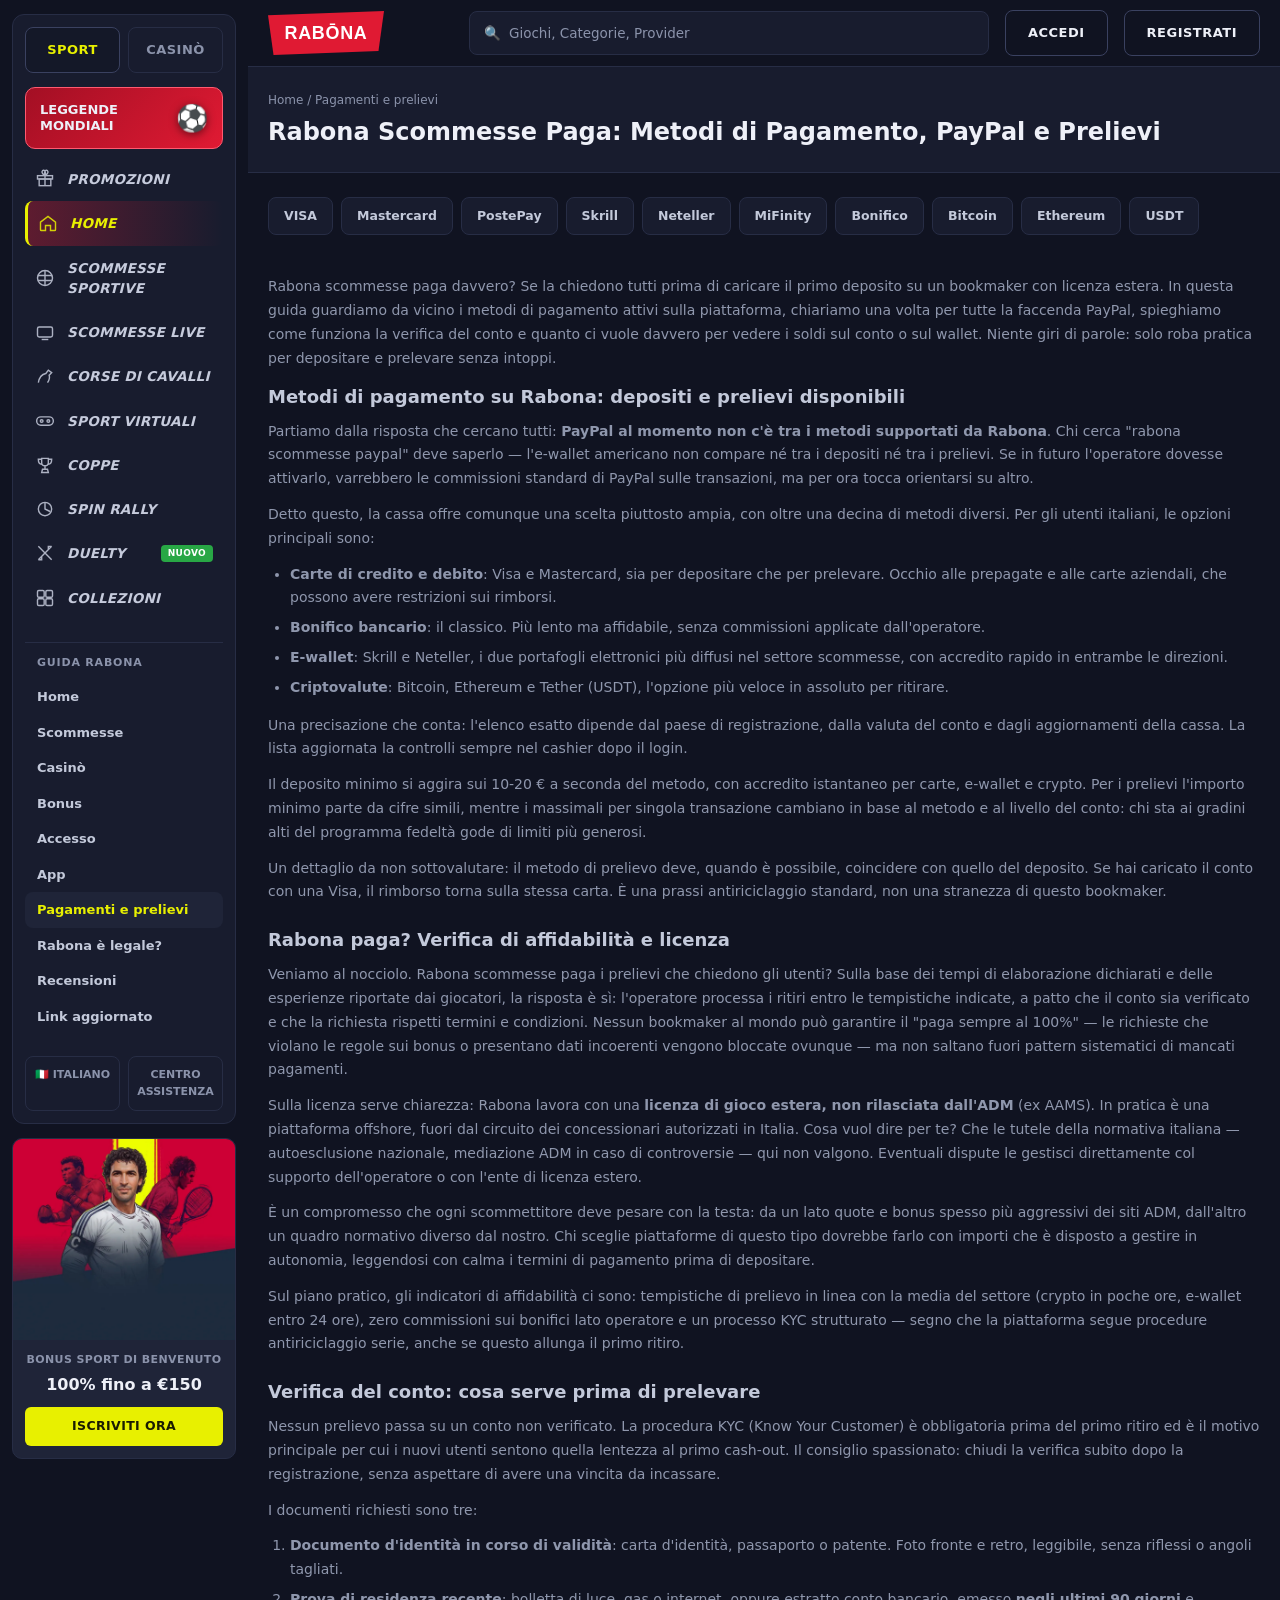
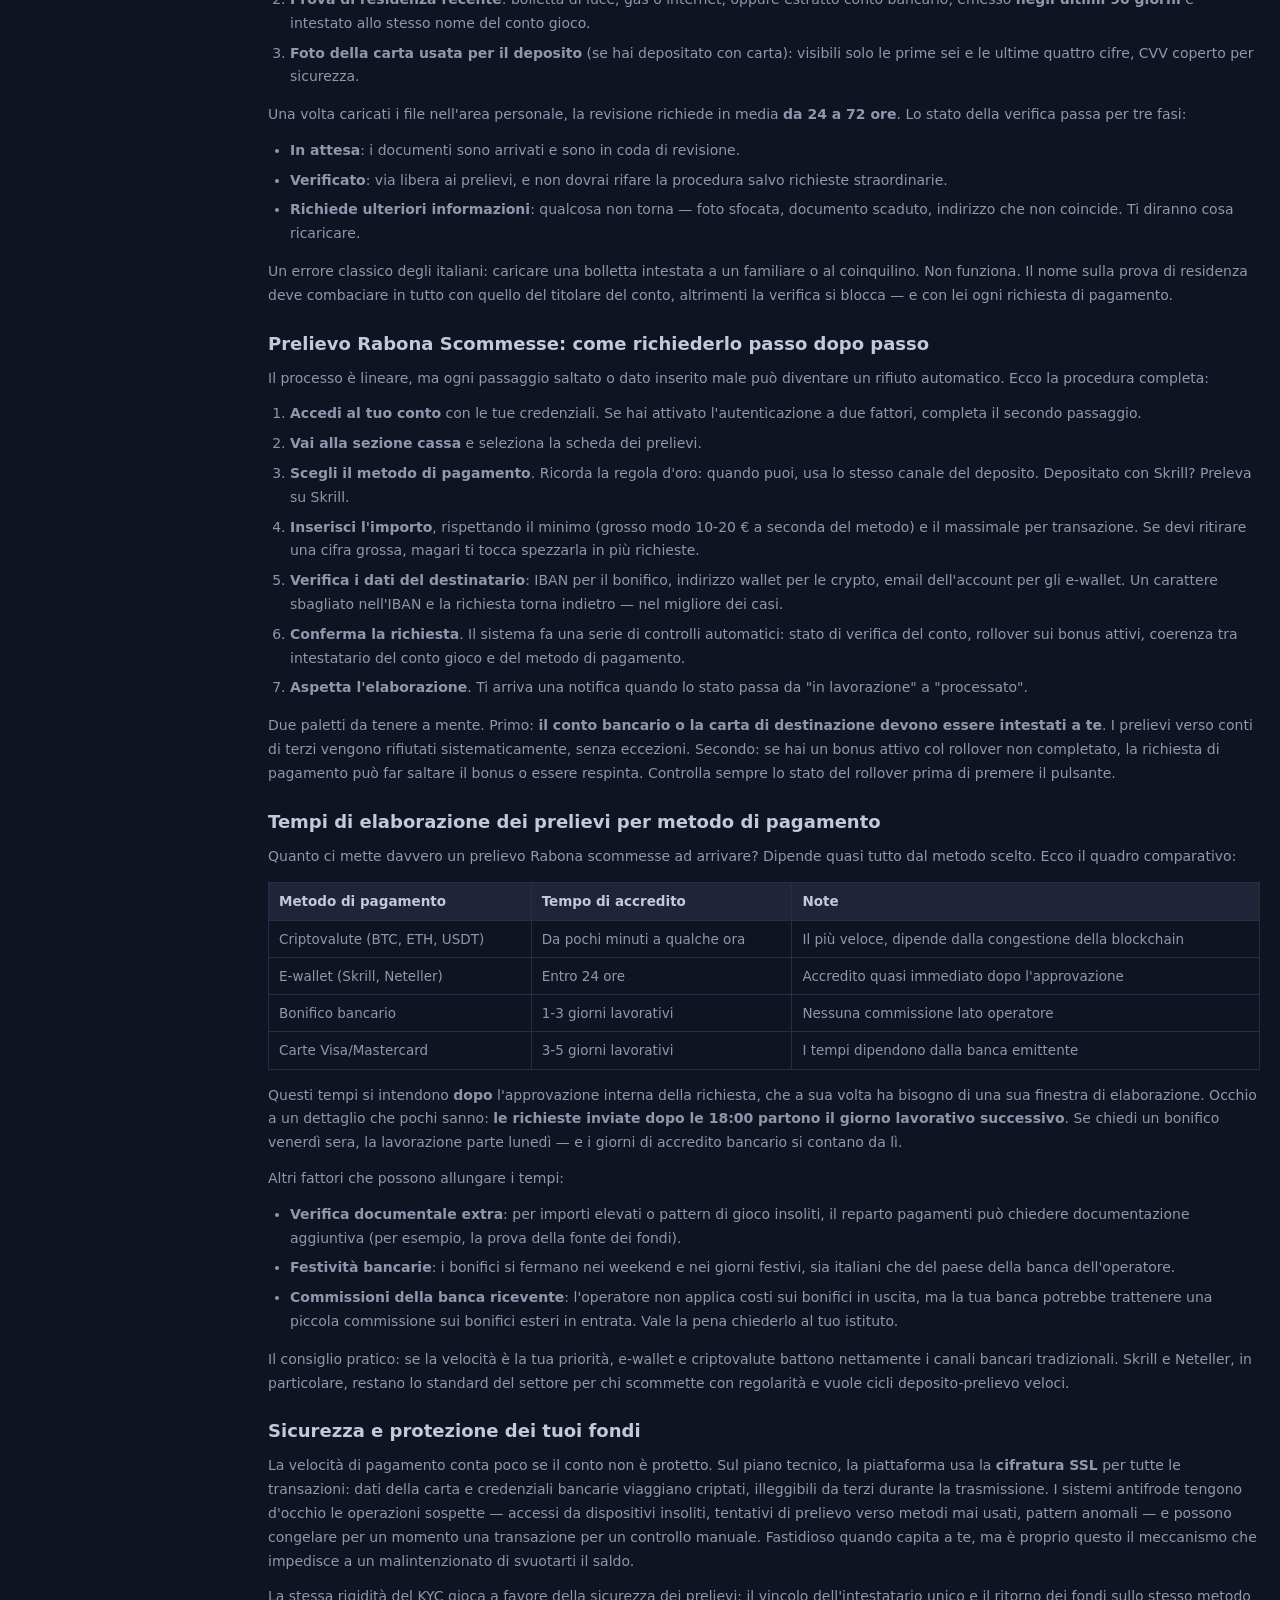
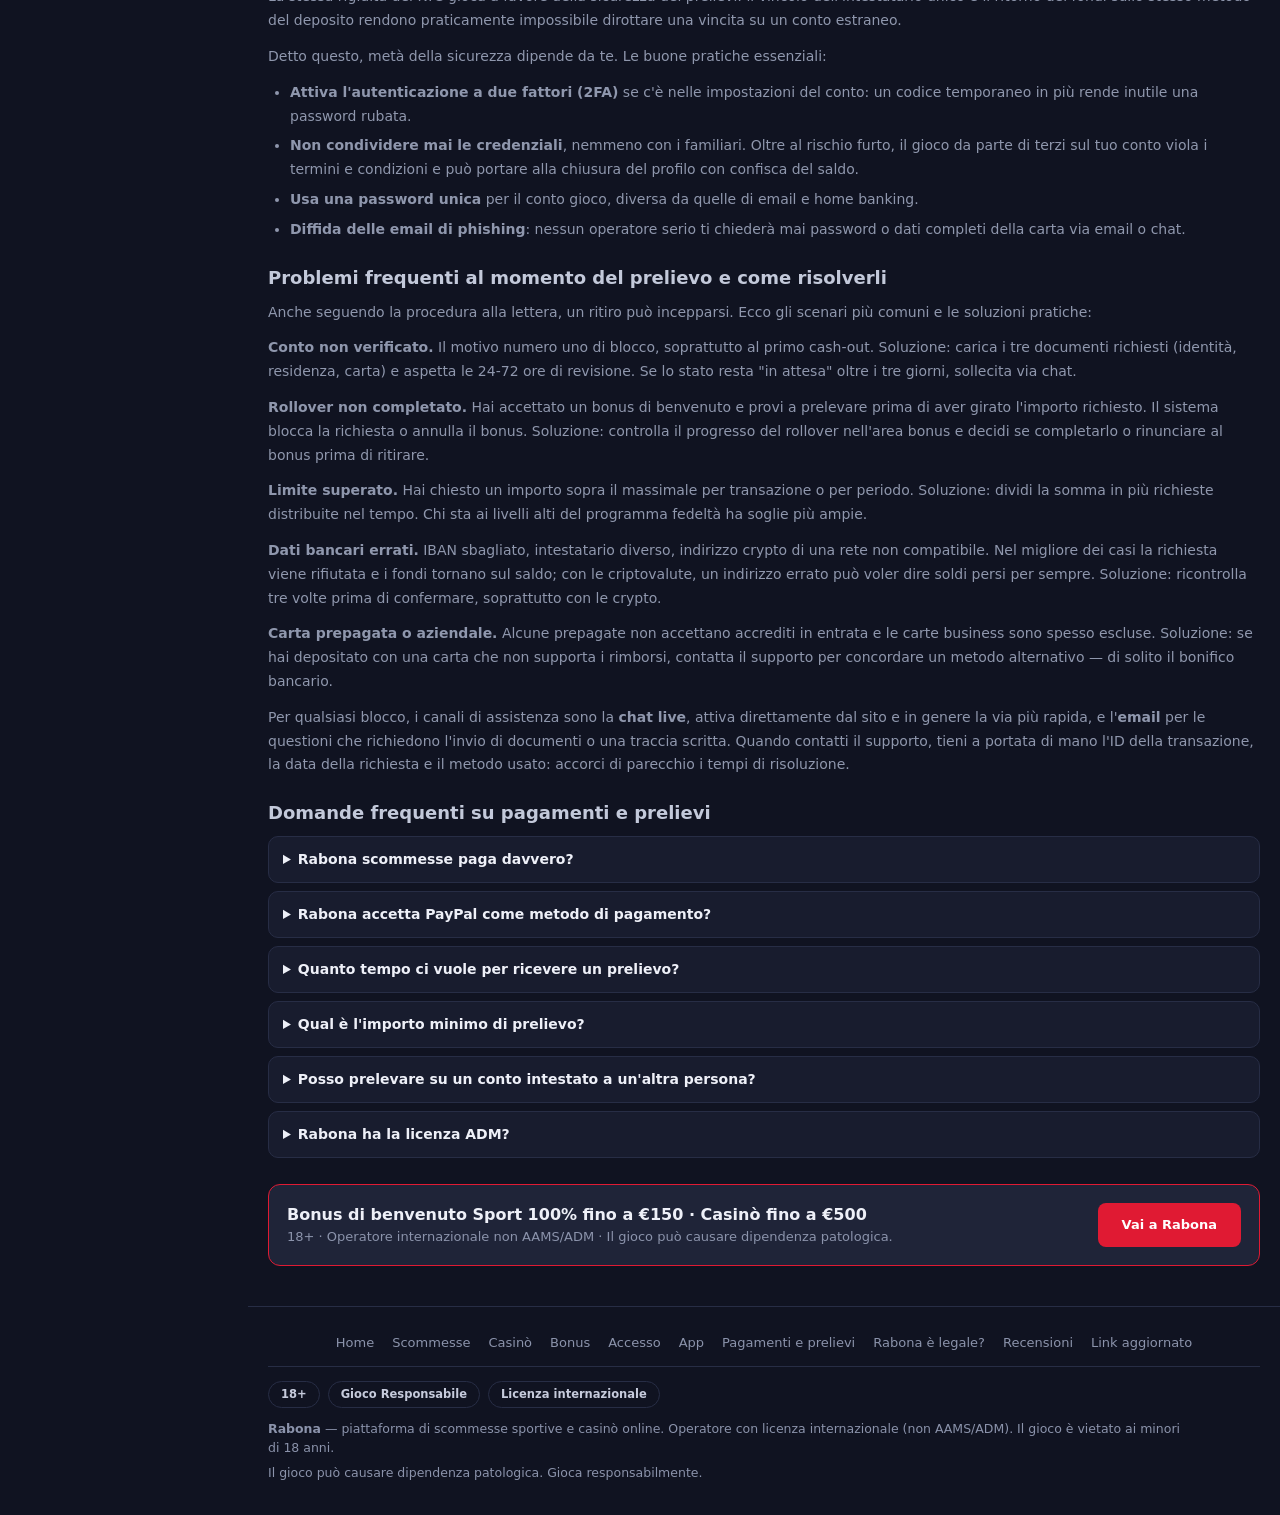
<file: prelievi/index.html>
<!doctype html>
<html lang="it">
<head>
<meta charset="utf-8">
<meta name="viewport" content="width=device-width, initial-scale=1">
<title>Rabona Scommesse paga? Prelievi, PayPal e metodi</title>
<meta name="description" content="Scopri se Rabona paga davvero: metodi di deposito e prelievo, assenza di PayPal, tempi di accredito, verifica KYC e consigli per evitare blocchi.">
<link rel="canonical" href="https://rabonascommesseit.com/prelievi/">
<link rel="icon" type="image/svg+xml" href="/favicon.svg">
<link rel="alternate" hreflang="it-it" href="https://rabonascommesseit.com/prelievi/">
<link rel="alternate" hreflang="x-default" href="https://rabonascommesseit.com/prelievi/">
<link rel="stylesheet" href="/assets/style.css">
<script type="application/ld+json">{"@context":"https://schema.org","@type":"BreadcrumbList","itemListElement":[{"@type":"ListItem","position":1,"name":"Home","item":"https://rabonascommesseit.com/"},{"@type":"ListItem","position":2,"name":"Pagamenti e prelievi","item":"https://rabonascommesseit.com/prelievi/"}]}</script>

<script type="application/ld+json">{"@context":"https://schema.org","@type":"FAQPage","mainEntity":[{"@type":"Question","name":"Rabona scommesse paga davvero?","acceptedAnswer":{"@type":"Answer","text":"Sì, l'operatore processa i prelievi entro le tempistiche dichiarate: dalle poche ore per le criptovalute ai 3-5 giorni lavorativi per le carte. La condizione da rispettare è avere il conto verificato e stare ai termini sui bonus. Le richieste conformi vengono pagate; i rifiuti riguardano quasi sempre conti non verificati o rollover incompleto."}},{"@type":"Question","name":"Rabona accetta PayPal come metodo di pagamento?","acceptedAnswer":{"@type":"Answer","text":"No. PayPal al momento non figura tra i metodi di deposito o prelievo disponibili sulla piattaforma. Di conseguenza, le commissioni e le regole di PayPal (come i costi di trasferimento verso il conto bancario) non si applicano a Rabona finché il metodo resta indisponibile. Le alternative più vicine come funzionamento sono gli e-wallet Skrill e Neteller, con tempi di accredito simili (entro 24 ore per i prelievi)."}},{"@type":"Question","name":"Quanto tempo ci vuole per ricevere un prelievo?","acceptedAnswer":{"@type":"Answer","text":"Dipende dal metodo: criptovalute da pochi minuti a qualche ora, e-wallet entro 24 ore, bonifico bancario 1-3 giorni lavorativi, carte 3-5 giorni. Le richieste inviate dopo le 18:00 partono il giorno lavorativo successivo, quindi anche il momento in cui chiedi incide sui tempi totali."}},{"@type":"Question","name":"Qual è l'importo minimo di prelievo?","acceptedAnswer":{"@type":"Answer","text":"Il minimo si aggira grosso modo tra 10 e 20 € a seconda del metodo, con soglie leggermente diverse per e-wallet, carte e bonifico. Il massimale per singola transazione cambia in base al metodo e al livello del conto: chi scala il programma fedeltà ottiene limiti di ritiro più alti."}},{"@type":"Question","name":"Posso prelevare su un conto intestato a un'altra persona?","acceptedAnswer":{"@type":"Answer","text":"No, mai. Il conto bancario, la carta o il wallet di destinazione devono essere intestati allo stesso titolare del conto gioco. I prelievi verso terzi vengono rifiutati automaticamente ed è una delle cause più frequenti di richieste respinte."}},{"@type":"Question","name":"Rabona ha la licenza ADM?","acceptedAnswer":{"@type":"Answer","text":"No. La piattaforma opera con una licenza di gioco estera e non è un concessionario autorizzato ADM in Italia. Questo significa quote e promozioni spesso più competitive, ma anche l'assenza delle tutele previste dalla normativa italiana: eventuali controversie vanno gestite direttamente con l'operatore."}}]}</script>
<style>
.seo h3{color:#c3c9da;font-size:15.5px;font-weight:800;margin:18px 0 8px}
.seo ul,.seo ol{color:#8f97ad;font-size:14px;margin:0 0 14px;padding-left:22px;line-height:1.7}
.seo li{margin-bottom:6px}
.seo table{width:100%;border-collapse:collapse;margin:14px 0;font-size:13.5px}
.seo td,.seo th{border:1px solid var(--line);padding:8px 10px;color:#8f97ad;text-align:left;vertical-align:top}
.seo th{color:#c3c9da;background:var(--panel2)}
.seo details{background:var(--panel);border:1px solid var(--line);border-radius:10px;margin:0 0 8px;padding:0 14px}
.seo summary{cursor:pointer;font-weight:700;color:#eef0f8;padding:12px 0;font-size:14px}
.seo details p{padding-bottom:12px}
.seo a{color:var(--lime)}
.seo a:hover{text-decoration:underline}
.subtop{background:var(--panel);border-bottom:1px solid var(--line);padding:24px 20px}
.subtop .crumbs{font-size:12px;color:var(--mut);margin-bottom:8px}
.subtop .crumbs a{color:var(--mut)}
.subtop h1{margin:0;font-size:24px;color:#eef0f8;line-height:1.3;font-weight:800}
.ctabox{display:flex;align-items:center;justify-content:space-between;gap:14px;flex-wrap:wrap;background:var(--panel2);border:1px solid var(--red);border-radius:12px;padding:18px;margin:26px 0}
.ctabox .t{font-weight:800;color:#eef0f8;font-size:16px}
.ctabox .s{color:var(--mut);font-size:13px}
.ctabox .go{background:var(--red);color:#fff;border-radius:8px;padding:12px 24px;font-weight:800;font-size:13px;white-space:nowrap}
.ctabox .go:hover{background:var(--red2)}
.sb-guide{margin-top:14px;border-top:1px solid var(--line);padding-top:12px}
.sb-guide .t{font-size:11px;letter-spacing:.8px;text-transform:uppercase;color:var(--mut);padding:0 12px 8px;font-weight:800}
.sb-guide a{display:block;padding:8px 12px;border-radius:8px;color:#c3c9da;font-size:13px;font-weight:600}
.sb-guide a:hover{background:var(--panel2);color:#fff}
.sb-guide a.on{background:var(--panel2);color:var(--lime)}
.cluster-foot{display:flex;flex-wrap:wrap;gap:6px 18px;justify-content:center;padding:0 0 14px;margin-bottom:14px;border-bottom:1px solid var(--line);font-size:13px}
.cluster-foot a{color:var(--mut)}
.cluster-foot a:hover{color:#fff}
.extras{margin:24px 20px 0;max-width:1100px}
.bonus-grid{display:grid;grid-template-columns:repeat(auto-fill,minmax(300px,1fr));gap:14px}
.bcard{background:var(--panel);border:1px solid var(--line);border-radius:12px;overflow:hidden;display:flex;flex-direction:column;transition:transform .15s}
.bcard:hover{transform:translateY(-3px)}
.bcard img{width:100%;aspect-ratio:16/7;object-fit:cover}
.bcard .bb{padding:14px}
.bcard .bt{font-weight:800;color:#eef0f8;font-size:13.5px}
.bcard .bd{color:var(--lime);font-weight:800;font-size:16px;margin:4px 0 10px}
.bcard .bgo{display:inline-block;background:var(--red);color:#fff;border-radius:8px;padding:9px 16px;font-weight:800;font-size:12.5px}
.login-card{max-width:420px;background:var(--panel);border:1px solid var(--line);border-radius:12px;padding:22px}
.login-card .lt{font-weight:800;color:#eef0f8;font-size:16px;margin-bottom:12px}
.login-card .f{display:flex;flex-direction:column;gap:10px}
.login-card input{background:var(--bg);border:1px solid var(--line);border-radius:8px;padding:12px;color:#fff;font-size:14px;outline:none}
.login-card input:focus{border-color:var(--lime)}
.login-card .go{background:var(--red);color:#fff;border:0;border-radius:8px;padding:13px;font-weight:800;font-size:14px;cursor:pointer;text-align:center}
.login-card .lnk{font-size:12.5px;color:var(--mut);text-align:center}
.login-card .lnk a{color:var(--lime)}
.paychips{display:flex;flex-wrap:wrap;gap:8px}
.paychips span{background:var(--panel);border:1px solid var(--line);border-radius:8px;padding:9px 15px;font-size:12.5px;font-weight:800;color:#c3c9da}
.rate-box{background:var(--panel);border:1px solid var(--line);border-radius:12px;padding:20px;max-width:560px}
.rate-box .big{font-size:34px;font-weight:900;color:var(--lime)}
.rate-box .cap{color:var(--mut);font-size:12.5px;margin-bottom:6px}
.rate-row{display:flex;align-items:center;gap:10px;margin-top:10px;font-size:13px;color:#c3c9da}
.rate-row span{width:110px}
.rate-row .bar{flex:1;height:8px;background:var(--bg);border-radius:4px;overflow:hidden}
.rate-row .bar i{display:block;height:100%;background:var(--lime)}
.rate-row b{width:28px;text-align:right}
.stores{display:flex;gap:10px;flex-wrap:wrap;margin-top:14px}
.stores a{display:flex;align-items:center;gap:9px;background:#000;border:1px solid var(--line);border-radius:10px;padding:10px 18px;color:#fff;font-weight:700;font-size:13px}
.stores a small{display:block;font-size:10px;color:var(--mut);font-weight:600}
.stores a:hover{border-color:var(--lime)}
</style>
</head>
<body>
<div class="layout">
<aside class="sb">
<div class="sb-panel">
  <div class="sb-tabs"><a class="on" href="/referral-link">SPORT</a><a href="/referral-link">CASINÒ</a></div>
  <a class="sb-promo" href="/referral-link"><span>Leggende Mondiali</span><span class="ball">&#9917;</span></a>
  <nav class="sb-nav">
    <a href="/referral-link"><svg viewBox="0 0 24 24"><rect x="3" y="8" width="18" height="4"/><rect x="5" y="12" width="14" height="8"/><path d="M12 8v12M12 8c-2-1-5-4-3-6s5 2 3 6zm0 0c2-1 5-4 3-6s-5 2-3 6z"/></svg><span>Promozioni</span></a>
    <a href="/" class="on"><svg viewBox="0 0 24 24"><path d="M3 11l9-7 9 7v9a1 1 0 0 1-1 1h-5v-6h-6v6H4a1 1 0 0 1-1-1z"/></svg><span>Home</span></a>
    <a href="/referral-link"><svg viewBox="0 0 24 24"><circle cx="12" cy="12" r="9"/><path d="M12 3v18M3.5 9h17M3.5 15h17"/></svg><span>Scommesse Sportive</span></a>
    <a href="/referral-link"><svg viewBox="0 0 24 24"><rect x="3" y="6" width="18" height="12" rx="2"/><path d="M8 21h8"/></svg><span>Scommesse Live</span></a>
    <a href="/referral-link"><svg viewBox="0 0 24 24"><path d="M4 20c1-6 4-10 9-11l3-4 4 3-3 3c1 3 0 6-2 9"/></svg><span>Corse di Cavalli</span></a>
    <a href="/referral-link"><svg viewBox="0 0 24 24"><rect x="2" y="7" width="20" height="10" rx="5"/><circle cx="8" cy="12" r="1.6"/><circle cx="16" cy="12" r="1.6"/></svg><span>Sport Virtuali</span></a>
    <a href="/referral-link"><svg viewBox="0 0 24 24"><path d="M8 4h8v5a4 4 0 0 1-8 0zM8 5H4c0 4 2 6 4 6M16 5h4c0 4-2 6-4 6M12 13v4M8 21h8l-1-4h-6z"/></svg><span>Coppe</span></a>
    <a href="/referral-link"><svg viewBox="0 0 24 24"><circle cx="12" cy="12" r="8"/><path d="M12 4v8l6 3"/></svg><span>Spin Rally</span></a>
    <a href="/referral-link"><svg viewBox="0 0 24 24"><path d="M4 20L20 4M4 4l16 16M4 20h4v-4M20 4h-4v4"/></svg><span>Duelty</span><span class="nuovo">NUOVO</span></a>
    <a href="/referral-link"><svg viewBox="0 0 24 24"><rect x="3" y="3" width="8" height="8" rx="1.5"/><rect x="13" y="3" width="8" height="8" rx="1.5"/><rect x="3" y="13" width="8" height="8" rx="1.5"/><rect x="13" y="13" width="8" height="8" rx="1.5"/></svg><span>Collezioni</span></a>
  </nav>
  <div class="sb-guide"><div class="t">Guida Rabona</div><a href="/">Home</a><a href="/scommesse/">Scommesse</a><a href="/casino/">Casinò</a><a href="/bonus/">Bonus</a><a href="/accesso/">Accesso</a><a href="/app/">App</a><a href="/prelievi/" class="on">Pagamenti e prelievi</a><a href="/legale/">Rabona è legale?</a><a href="/recensioni/">Recensioni</a><a href="/link-aggiornato/">Link aggiornato</a></div>
  <div class="sb-foot"><a href="/referral-link">&#127470;&#127481; Italiano</a><a href="/referral-link">Centro Assistenza</a></div>
</div>
<div class="sb-hold">
  <a class="sb-bonus" href="/referral-link">
    <img src="/assets/dimg/promo-side.webp" alt="Bonus Sport di Benvenuto">
    <div class="sb-bonus-body">
      <div class="n">Bonus Sport di Benvenuto</div>
      <div class="v">100% fino a €150</div>
      <span class="b">Iscriviti ora</span>
    </div>
  </a>
</div>
</aside>
<main>
<header class="hd">
    <a class="logo" href="/"><img src="/assets/logo.svg" alt="Rabona"></a>
    <a class="search" href="/referral-link"><span>&#128269;</span> Giochi, Categorie, Provider</a>
    <a class="btn" href="/referral-link">ACCEDI</a>
    <a class="btn" href="/referral-link">REGISTRATI</a>
  </header>
<section class="subtop"><div class="crumbs"><a href="/">Home</a> / Pagamenti e prelievi</div>
<h1>Rabona Scommesse Paga: Metodi di Pagamento, PayPal e Prelievi</h1></section>
<div class="extras"><div class="paychips"><span>VISA</span><span>Mastercard</span><span>PostePay</span><span>Skrill</span><span>Neteller</span><span>MiFinity</span><span>Bonifico</span><span>Bitcoin</span><span>Ethereum</span><span>USDT</span></div></div>
<article class="seo"><p>Rabona scommesse paga davvero? Se la chiedono tutti prima di caricare il primo deposito su un bookmaker con licenza estera. In questa guida guardiamo da vicino i metodi di pagamento attivi sulla piattaforma, chiariamo una volta per tutte la faccenda PayPal, spieghiamo come funziona la verifica del conto e quanto ci vuole davvero per vedere i soldi sul conto o sul wallet. Niente giri di parole: solo roba pratica per depositare e prelevare senza intoppi.</p>
<h2>Metodi di pagamento su Rabona: depositi e prelievi disponibili</h2>
<p>Partiamo dalla risposta che cercano tutti: <strong>PayPal al momento non c&#x27;è tra i metodi supportati da Rabona</strong>. Chi cerca &quot;rabona scommesse paypal&quot; deve saperlo — l&#x27;e-wallet americano non compare né tra i depositi né tra i prelievi. Se in futuro l&#x27;operatore dovesse attivarlo, varrebbero le commissioni standard di PayPal sulle transazioni, ma per ora tocca orientarsi su altro.</p>
<p>Detto questo, la cassa offre comunque una scelta piuttosto ampia, con oltre una decina di metodi diversi. Per gli utenti italiani, le opzioni principali sono:</p>
<ul>
<li><strong>Carte di credito e debito</strong>: Visa e Mastercard, sia per depositare che per prelevare. Occhio alle prepagate e alle carte aziendali, che possono avere restrizioni sui rimborsi.</li>
<li><strong>Bonifico bancario</strong>: il classico. Più lento ma affidabile, senza commissioni applicate dall&#x27;operatore.</li>
<li><strong>E-wallet</strong>: Skrill e Neteller, i due portafogli elettronici più diffusi nel settore scommesse, con accredito rapido in entrambe le direzioni.</li>
<li><strong>Criptovalute</strong>: Bitcoin, Ethereum e Tether (USDT), l&#x27;opzione più veloce in assoluto per ritirare.</li>
</ul>
<p>Una precisazione che conta: l&#x27;elenco esatto dipende dal paese di registrazione, dalla valuta del conto e dagli aggiornamenti della cassa. La lista aggiornata la controlli sempre nel cashier dopo il login.</p>
<p>Il deposito minimo si aggira sui 10-20 € a seconda del metodo, con accredito istantaneo per carte, e-wallet e crypto. Per i prelievi l&#x27;importo minimo parte da cifre simili, mentre i massimali per singola transazione cambiano in base al metodo e al livello del conto: chi sta ai gradini alti del programma fedeltà gode di limiti più generosi.</p>
<p>Un dettaglio da non sottovalutare: il metodo di prelievo deve, quando è possibile, coincidere con quello del deposito. Se hai caricato il conto con una Visa, il rimborso torna sulla stessa carta. È una prassi antiriciclaggio standard, non una stranezza di questo bookmaker.</p>
<h2>Rabona paga? Verifica di affidabilità e licenza</h2>
<p>Veniamo al nocciolo. Rabona scommesse paga i prelievi che chiedono gli utenti? Sulla base dei tempi di elaborazione dichiarati e delle esperienze riportate dai giocatori, la risposta è sì: l&#x27;operatore processa i ritiri entro le tempistiche indicate, a patto che il conto sia verificato e che la richiesta rispetti termini e condizioni. Nessun bookmaker al mondo può garantire il &quot;paga sempre al 100%&quot; — le richieste che violano le regole sui bonus o presentano dati incoerenti vengono bloccate ovunque — ma non saltano fuori pattern sistematici di mancati pagamenti.</p>
<p>Sulla licenza serve chiarezza: Rabona lavora con una <strong>licenza di gioco estera, non rilasciata dall&#x27;ADM</strong> (ex AAMS). In pratica è una piattaforma offshore, fuori dal circuito dei concessionari autorizzati in Italia. Cosa vuol dire per te? Che le tutele della normativa italiana — autoesclusione nazionale, mediazione ADM in caso di controversie — qui non valgono. Eventuali dispute le gestisci direttamente col supporto dell&#x27;operatore o con l&#x27;ente di licenza estero.</p>
<p>È un compromesso che ogni scommettitore deve pesare con la testa: da un lato quote e bonus spesso più aggressivi dei siti ADM, dall&#x27;altro un quadro normativo diverso dal nostro. Chi sceglie piattaforme di questo tipo dovrebbe farlo con importi che è disposto a gestire in autonomia, leggendosi con calma i termini di pagamento prima di depositare.</p>
<p>Sul piano pratico, gli indicatori di affidabilità ci sono: tempistiche di prelievo in linea con la media del settore (crypto in poche ore, e-wallet entro 24 ore), zero commissioni sui bonifici lato operatore e un processo KYC strutturato — segno che la piattaforma segue procedure antiriciclaggio serie, anche se questo allunga il primo ritiro.</p>
<h2>Verifica del conto: cosa serve prima di prelevare</h2>
<p>Nessun prelievo passa su un conto non verificato. La procedura KYC (Know Your Customer) è obbligatoria prima del primo ritiro ed è il motivo principale per cui i nuovi utenti sentono quella lentezza al primo cash-out. Il consiglio spassionato: chiudi la verifica subito dopo la registrazione, senza aspettare di avere una vincita da incassare.</p>
<p>I documenti richiesti sono tre:</p>
<ol>
<li><strong>Documento d&#x27;identità in corso di validità</strong>: carta d&#x27;identità, passaporto o patente. Foto fronte e retro, leggibile, senza riflessi o angoli tagliati.</li>
<li><strong>Prova di residenza recente</strong>: bolletta di luce, gas o internet, oppure estratto conto bancario, emesso <strong>negli ultimi 90 giorni</strong> e intestato allo stesso nome del conto gioco.</li>
<li><strong>Foto della carta usata per il deposito</strong> (se hai depositato con carta): visibili solo le prime sei e le ultime quattro cifre, CVV coperto per sicurezza.</li>
</ol>
<p>Una volta caricati i file nell&#x27;area personale, la revisione richiede in media <strong>da 24 a 72 ore</strong>. Lo stato della verifica passa per tre fasi:</p>
<ul>
<li><strong>In attesa</strong>: i documenti sono arrivati e sono in coda di revisione.</li>
<li><strong>Verificato</strong>: via libera ai prelievi, e non dovrai rifare la procedura salvo richieste straordinarie.</li>
<li><strong>Richiede ulteriori informazioni</strong>: qualcosa non torna — foto sfocata, documento scaduto, indirizzo che non coincide. Ti diranno cosa ricaricare.</li>
</ul>
<p>Un errore classico degli italiani: caricare una bolletta intestata a un familiare o al coinquilino. Non funziona. Il nome sulla prova di residenza deve combaciare in tutto con quello del titolare del conto, altrimenti la verifica si blocca — e con lei ogni richiesta di pagamento.</p>
<h2>Prelievo Rabona Scommesse: come richiederlo passo dopo passo</h2>
<p>Il processo è lineare, ma ogni passaggio saltato o dato inserito male può diventare un rifiuto automatico. Ecco la procedura completa:</p>
<ol>
<li><strong>Accedi al tuo conto</strong> con le tue credenziali. Se hai attivato l&#x27;autenticazione a due fattori, completa il secondo passaggio.</li>
<li><strong>Vai alla sezione cassa</strong> e seleziona la scheda dei prelievi.</li>
<li><strong>Scegli il metodo di pagamento</strong>. Ricorda la regola d&#x27;oro: quando puoi, usa lo stesso canale del deposito. Depositato con Skrill? Preleva su Skrill.</li>
<li><strong>Inserisci l&#x27;importo</strong>, rispettando il minimo (grosso modo 10-20 € a seconda del metodo) e il massimale per transazione. Se devi ritirare una cifra grossa, magari ti tocca spezzarla in più richieste.</li>
<li><strong>Verifica i dati del destinatario</strong>: IBAN per il bonifico, indirizzo wallet per le crypto, email dell&#x27;account per gli e-wallet. Un carattere sbagliato nell&#x27;IBAN e la richiesta torna indietro — nel migliore dei casi.</li>
<li><strong>Conferma la richiesta</strong>. Il sistema fa una serie di controlli automatici: stato di verifica del conto, rollover sui bonus attivi, coerenza tra intestatario del conto gioco e del metodo di pagamento.</li>
<li><strong>Aspetta l&#x27;elaborazione</strong>. Ti arriva una notifica quando lo stato passa da &quot;in lavorazione&quot; a &quot;processato&quot;.</li>
</ol>
<p>Due paletti da tenere a mente. Primo: <strong>il conto bancario o la carta di destinazione devono essere intestati a te</strong>. I prelievi verso conti di terzi vengono rifiutati sistematicamente, senza eccezioni. Secondo: se hai un bonus attivo col rollover non completato, la richiesta di pagamento può far saltare il bonus o essere respinta. Controlla sempre lo stato del rollover prima di premere il pulsante.</p>
<h2>Tempi di elaborazione dei prelievi per metodo di pagamento</h2>
<p>Quanto ci mette davvero un prelievo Rabona scommesse ad arrivare? Dipende quasi tutto dal metodo scelto. Ecco il quadro comparativo:</p>
<table><tr><th>Metodo di pagamento</th><th>Tempo di accredito</th><th>Note</th></tr><tr><td>Criptovalute (BTC, ETH, USDT)</td><td>Da pochi minuti a qualche ora</td><td>Il più veloce, dipende dalla congestione della blockchain</td></tr><tr><td>E-wallet (Skrill, Neteller)</td><td>Entro 24 ore</td><td>Accredito quasi immediato dopo l&#x27;approvazione</td></tr><tr><td>Bonifico bancario</td><td>1-3 giorni lavorativi</td><td>Nessuna commissione lato operatore</td></tr><tr><td>Carte Visa/Mastercard</td><td>3-5 giorni lavorativi</td><td>I tempi dipendono dalla banca emittente</td></tr></table>
<p>Questi tempi si intendono <strong>dopo</strong> l&#x27;approvazione interna della richiesta, che a sua volta ha bisogno di una sua finestra di elaborazione. Occhio a un dettaglio che pochi sanno: <strong>le richieste inviate dopo le 18:00 partono il giorno lavorativo successivo</strong>. Se chiedi un bonifico venerdì sera, la lavorazione parte lunedì — e i giorni di accredito bancario si contano da lì.</p>
<p>Altri fattori che possono allungare i tempi:</p>
<ul>
<li><strong>Verifica documentale extra</strong>: per importi elevati o pattern di gioco insoliti, il reparto pagamenti può chiedere documentazione aggiuntiva (per esempio, la prova della fonte dei fondi).</li>
<li><strong>Festività bancarie</strong>: i bonifici si fermano nei weekend e nei giorni festivi, sia italiani che del paese della banca dell&#x27;operatore.</li>
<li><strong>Commissioni della banca ricevente</strong>: l&#x27;operatore non applica costi sui bonifici in uscita, ma la tua banca potrebbe trattenere una piccola commissione sui bonifici esteri in entrata. Vale la pena chiederlo al tuo istituto.</li>
</ul>
<p>Il consiglio pratico: se la velocità è la tua priorità, e-wallet e criptovalute battono nettamente i canali bancari tradizionali. Skrill e Neteller, in particolare, restano lo standard del settore per chi scommette con regolarità e vuole cicli deposito-prelievo veloci.</p>
<h2>Sicurezza e protezione dei tuoi fondi</h2>
<p>La velocità di pagamento conta poco se il conto non è protetto. Sul piano tecnico, la piattaforma usa la <strong>cifratura SSL</strong> per tutte le transazioni: dati della carta e credenziali bancarie viaggiano criptati, illeggibili da terzi durante la trasmissione. I sistemi antifrode tengono d&#x27;occhio le operazioni sospette — accessi da dispositivi insoliti, tentativi di prelievo verso metodi mai usati, pattern anomali — e possono congelare per un momento una transazione per un controllo manuale. Fastidioso quando capita a te, ma è proprio questo il meccanismo che impedisce a un malintenzionato di svuotarti il saldo.</p>
<p>La stessa rigidità del KYC gioca a favore della sicurezza dei prelievi: il vincolo dell&#x27;intestatario unico e il ritorno dei fondi sullo stesso metodo del deposito rendono praticamente impossibile dirottare una vincita su un conto estraneo.</p>
<p>Detto questo, metà della sicurezza dipende da te. Le buone pratiche essenziali:</p>
<ul>
<li><strong>Attiva l&#x27;autenticazione a due fattori (2FA)</strong> se c&#x27;è nelle impostazioni del conto: un codice temporaneo in più rende inutile una password rubata.</li>
<li><strong>Non condividere mai le credenziali</strong>, nemmeno con i familiari. Oltre al rischio furto, il gioco da parte di terzi sul tuo conto viola i termini e condizioni e può portare alla chiusura del profilo con confisca del saldo.</li>
<li><strong>Usa una password unica</strong> per il conto gioco, diversa da quelle di email e home banking.</li>
<li><strong>Diffida delle email di phishing</strong>: nessun operatore serio ti chiederà mai password o dati completi della carta via email o chat.</li>
</ul>
<h2>Problemi frequenti al momento del prelievo e come risolverli</h2>
<p>Anche seguendo la procedura alla lettera, un ritiro può incepparsi. Ecco gli scenari più comuni e le soluzioni pratiche:</p>
<p><strong>Conto non verificato.</strong> Il motivo numero uno di blocco, soprattutto al primo cash-out. Soluzione: carica i tre documenti richiesti (identità, residenza, carta) e aspetta le 24-72 ore di revisione. Se lo stato resta &quot;in attesa&quot; oltre i tre giorni, sollecita via chat.</p>
<p><strong>Rollover non completato.</strong> Hai accettato un bonus di benvenuto e provi a prelevare prima di aver girato l&#x27;importo richiesto. Il sistema blocca la richiesta o annulla il bonus. Soluzione: controlla il progresso del rollover nell&#x27;area bonus e decidi se completarlo o rinunciare al bonus prima di ritirare.</p>
<p><strong>Limite superato.</strong> Hai chiesto un importo sopra il massimale per transazione o per periodo. Soluzione: dividi la somma in più richieste distribuite nel tempo. Chi sta ai livelli alti del programma fedeltà ha soglie più ampie.</p>
<p><strong>Dati bancari errati.</strong> IBAN sbagliato, intestatario diverso, indirizzo crypto di una rete non compatibile. Nel migliore dei casi la richiesta viene rifiutata e i fondi tornano sul saldo; con le criptovalute, un indirizzo errato può voler dire soldi persi per sempre. Soluzione: ricontrolla tre volte prima di confermare, soprattutto con le crypto.</p>
<p><strong>Carta prepagata o aziendale.</strong> Alcune prepagate non accettano accrediti in entrata e le carte business sono spesso escluse. Soluzione: se hai depositato con una carta che non supporta i rimborsi, contatta il supporto per concordare un metodo alternativo — di solito il bonifico bancario.</p>
<p>Per qualsiasi blocco, i canali di assistenza sono la <strong>chat live</strong>, attiva direttamente dal sito e in genere la via più rapida, e l&#x27;<strong>email</strong> per le questioni che richiedono l&#x27;invio di documenti o una traccia scritta. Quando contatti il supporto, tieni a portata di mano l&#x27;ID della transazione, la data della richiesta e il metodo usato: accorci di parecchio i tempi di risoluzione.</p>
<h2>Domande frequenti su pagamenti e prelievi</h2>
<details><summary>Rabona scommesse paga davvero?</summary><p>Sì, l&#x27;operatore processa i prelievi entro le tempistiche dichiarate: dalle poche ore per le criptovalute ai 3-5 giorni lavorativi per le carte. La condizione da rispettare è avere il conto verificato e stare ai termini sui bonus. Le richieste conformi vengono pagate; i rifiuti riguardano quasi sempre conti non verificati o rollover incompleto.</p></details>
<details><summary>Rabona accetta PayPal come metodo di pagamento?</summary><p>No. PayPal al momento non figura tra i metodi di deposito o prelievo disponibili sulla piattaforma. Di conseguenza, le commissioni e le regole di PayPal (come i costi di trasferimento verso il conto bancario) non si applicano a Rabona finché il metodo resta indisponibile. Le alternative più vicine come funzionamento sono gli e-wallet Skrill e Neteller, con tempi di accredito simili (entro 24 ore per i prelievi).</p></details>
<details><summary>Quanto tempo ci vuole per ricevere un prelievo?</summary><p>Dipende dal metodo: criptovalute da pochi minuti a qualche ora, e-wallet entro 24 ore, bonifico bancario 1-3 giorni lavorativi, carte 3-5 giorni. Le richieste inviate dopo le 18:00 partono il giorno lavorativo successivo, quindi anche il momento in cui chiedi incide sui tempi totali.</p></details>
<details><summary>Qual è l&#x27;importo minimo di prelievo?</summary><p>Il minimo si aggira grosso modo tra 10 e 20 € a seconda del metodo, con soglie leggermente diverse per e-wallet, carte e bonifico. Il massimale per singola transazione cambia in base al metodo e al livello del conto: chi scala il programma fedeltà ottiene limiti di ritiro più alti.</p></details>
<details><summary>Posso prelevare su un conto intestato a un&#x27;altra persona?</summary><p>No, mai. Il conto bancario, la carta o il wallet di destinazione devono essere intestati allo stesso titolare del conto gioco. I prelievi verso terzi vengono rifiutati automaticamente ed è una delle cause più frequenti di richieste respinte.</p></details>
<details><summary>Rabona ha la licenza ADM?</summary><p>No. La piattaforma opera con una licenza di gioco estera e non è un concessionario autorizzato ADM in Italia. Questo significa quote e promozioni spesso più competitive, ma anche l&#x27;assenza delle tutele previste dalla normativa italiana: eventuali controversie vanno gestite direttamente con l&#x27;operatore.</p></details><div class="ctabox"><div><div class="t">Bonus di benvenuto Sport 100% fino a €150 · Casinò fino a €500</div>
<div class="s">18+ · Operatore internazionale non AAMS/ADM · Il gioco può causare dipendenza patologica.</div></div>
<a class="go" href="/referral-link">Vai a Rabona</a></div></article>
<footer class="ft"><nav class="cluster-foot"><a href="/">Home</a><a href="/scommesse/">Scommesse</a><a href="/casino/">Casinò</a><a href="/bonus/">Bonus</a><a href="/accesso/">Accesso</a><a href="/app/">App</a><a href="/prelievi/">Pagamenti e prelievi</a><a href="/legale/">Rabona è legale?</a><a href="/recensioni/">Recensioni</a><a href="/link-aggiornato/">Link aggiornato</a></nav>
    <div class="ft-badges"><span>18+</span><span>Gioco Responsabile</span><span>Licenza internazionale</span></div>
    <p><strong>Rabona</strong> — piattaforma di scommesse sportive e casinò online. Operatore con licenza internazionale (non AAMS/ADM). Il gioco è vietato ai minori di 18 anni.</p>
    <p>Il gioco può causare dipendenza patologica. Gioca responsabilmente.</p>
  </footer>
</main>
</div>
</body>
</html>
</file>
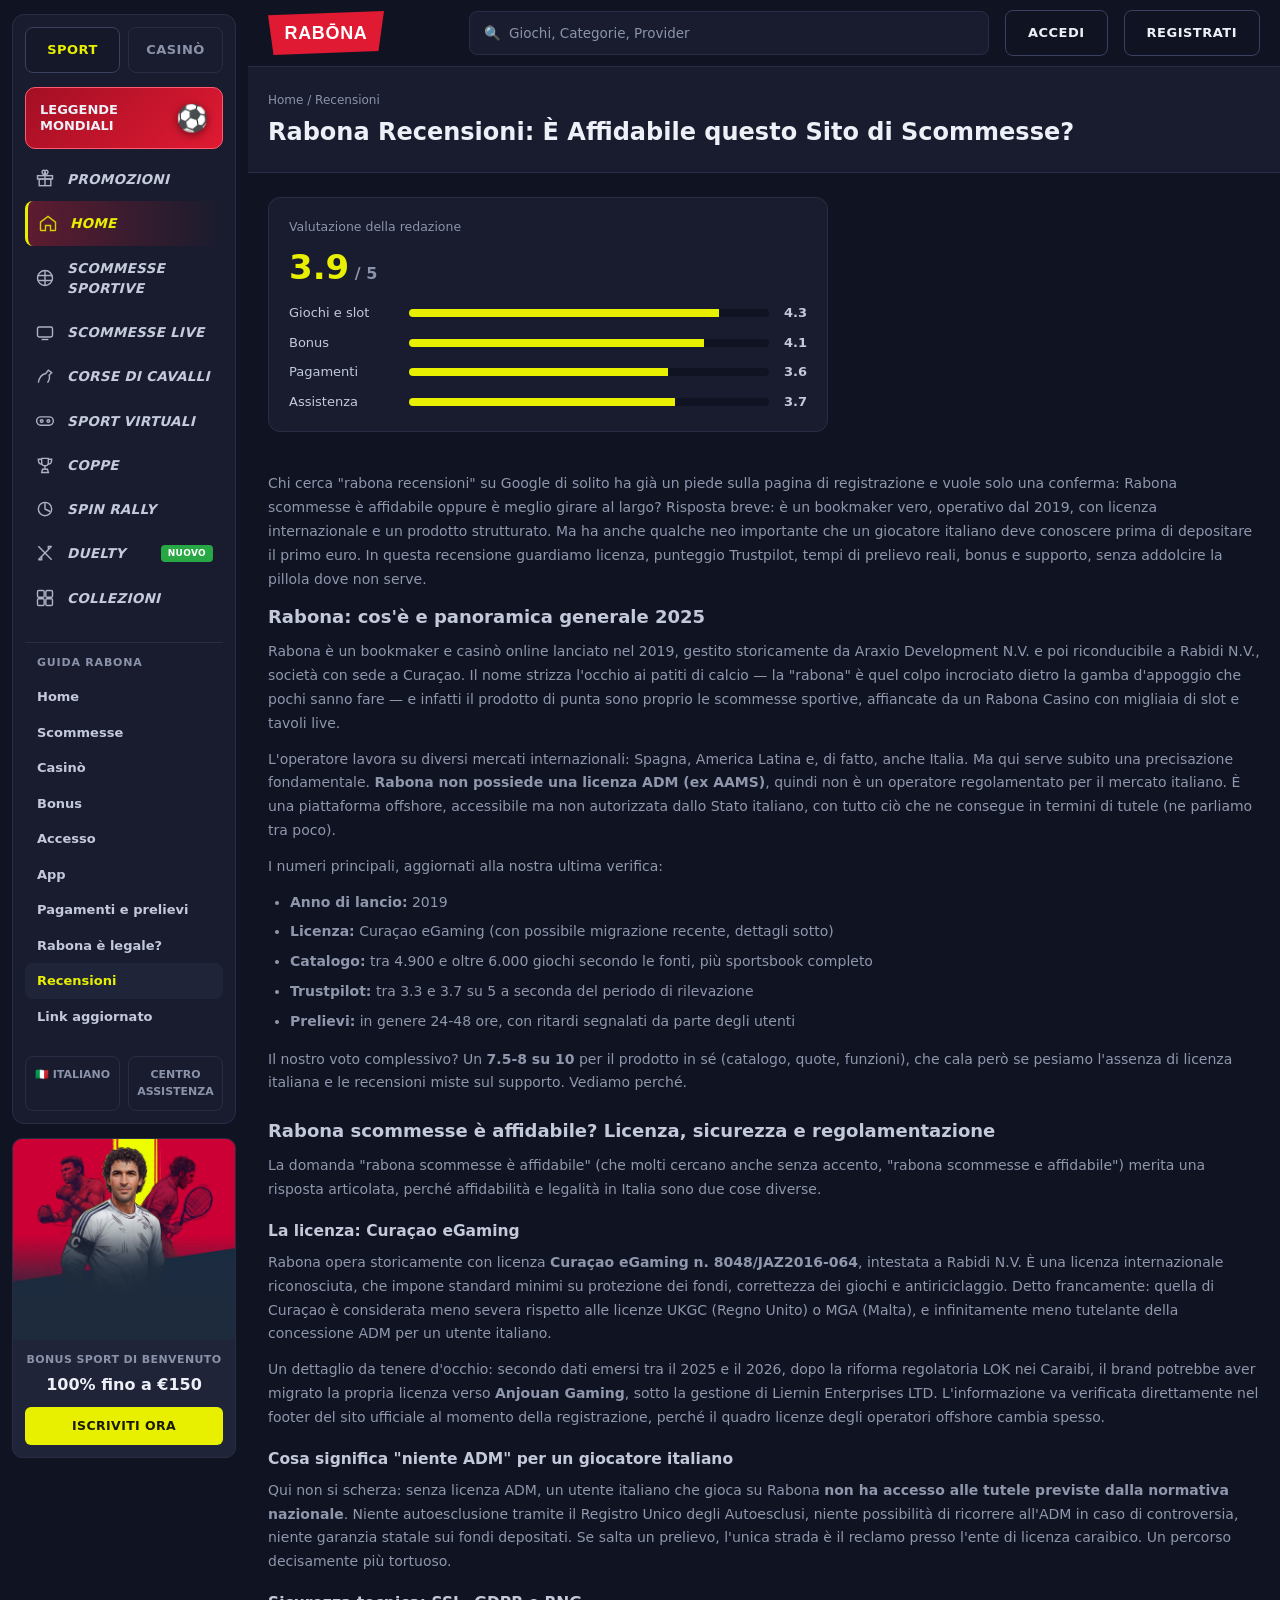
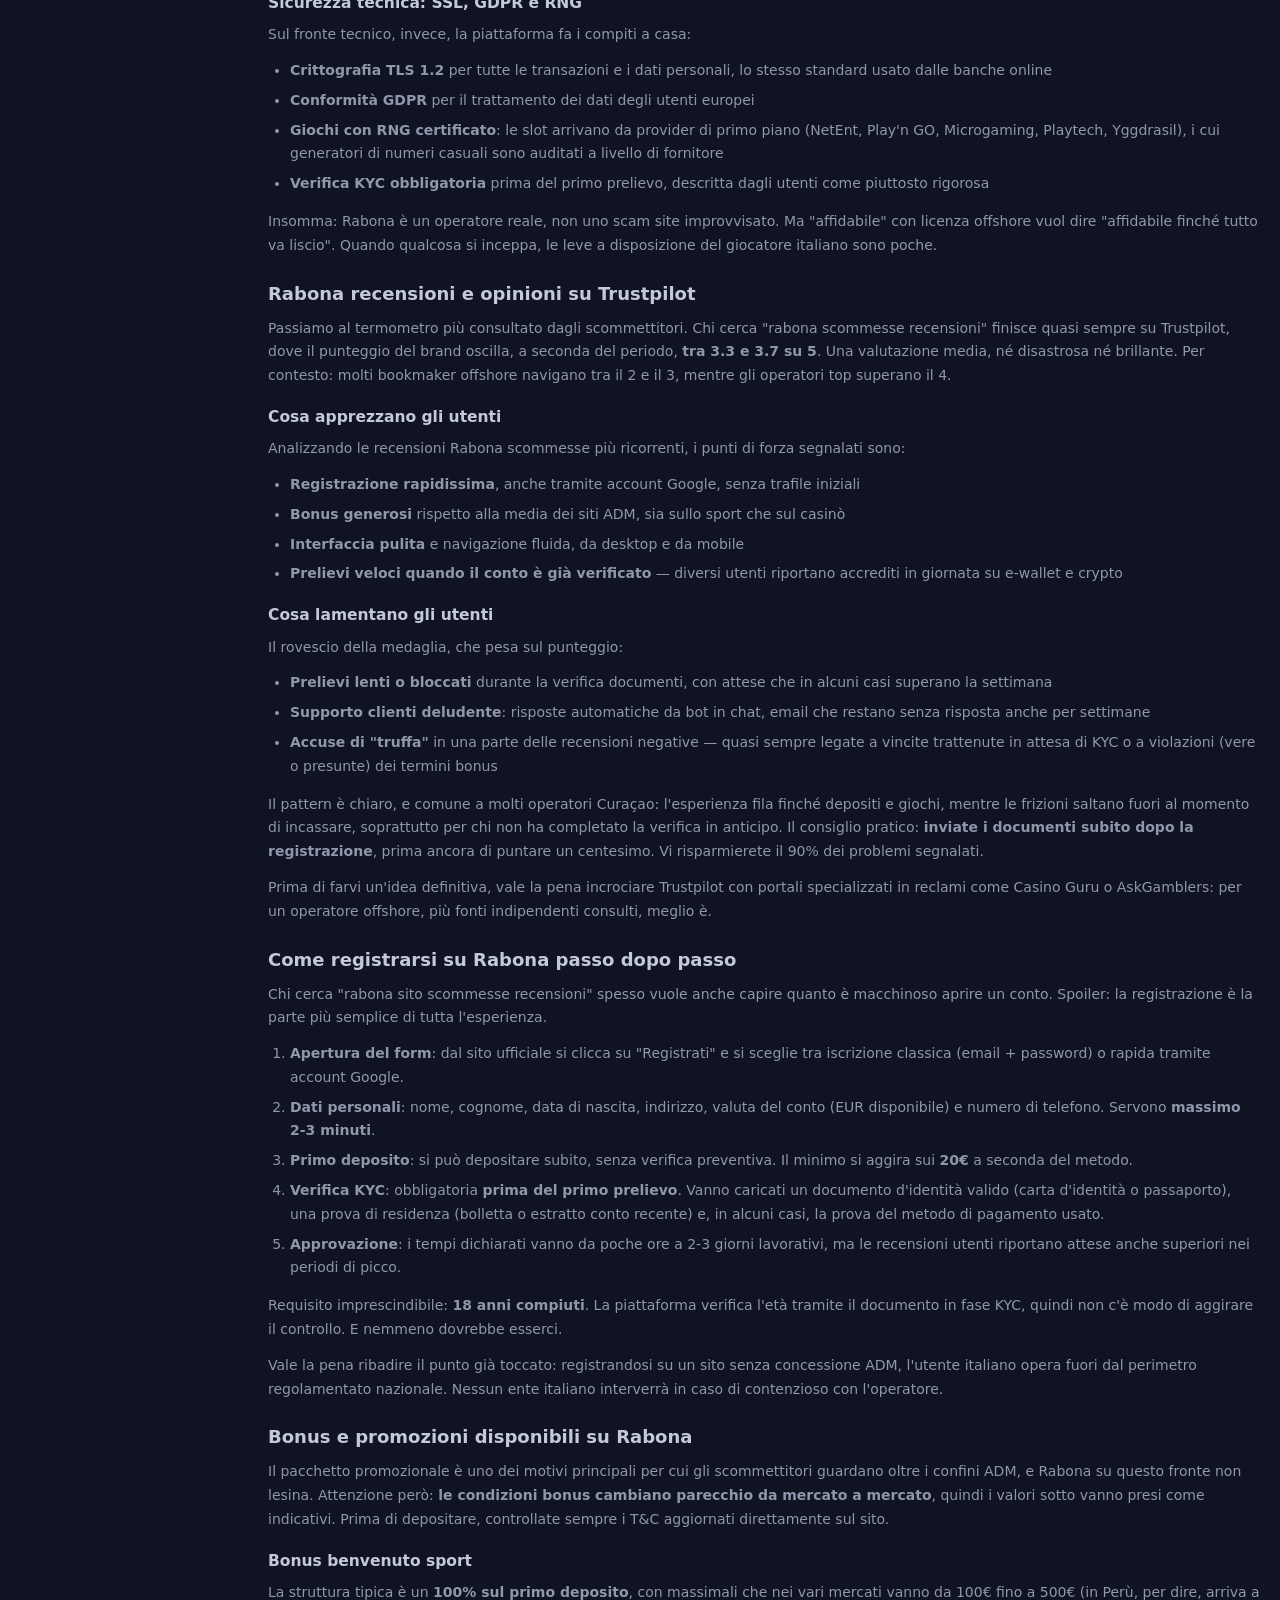
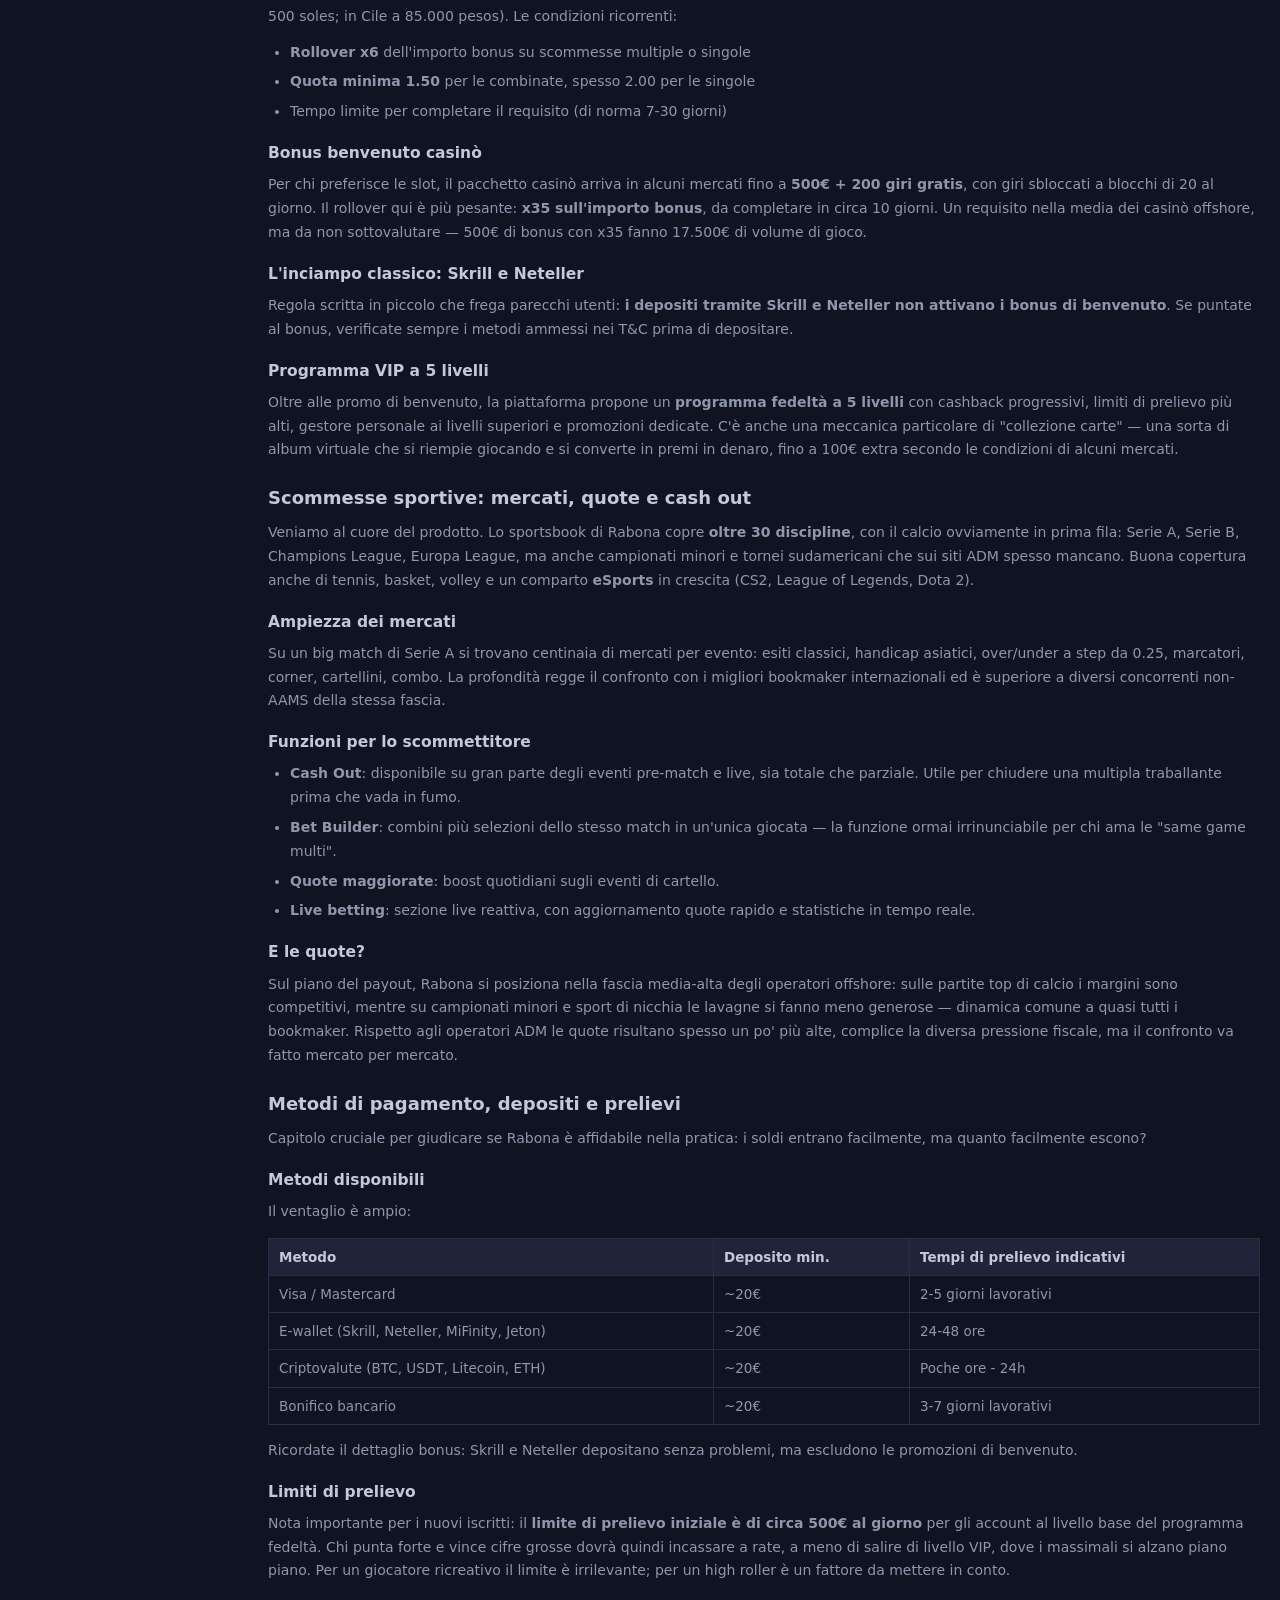
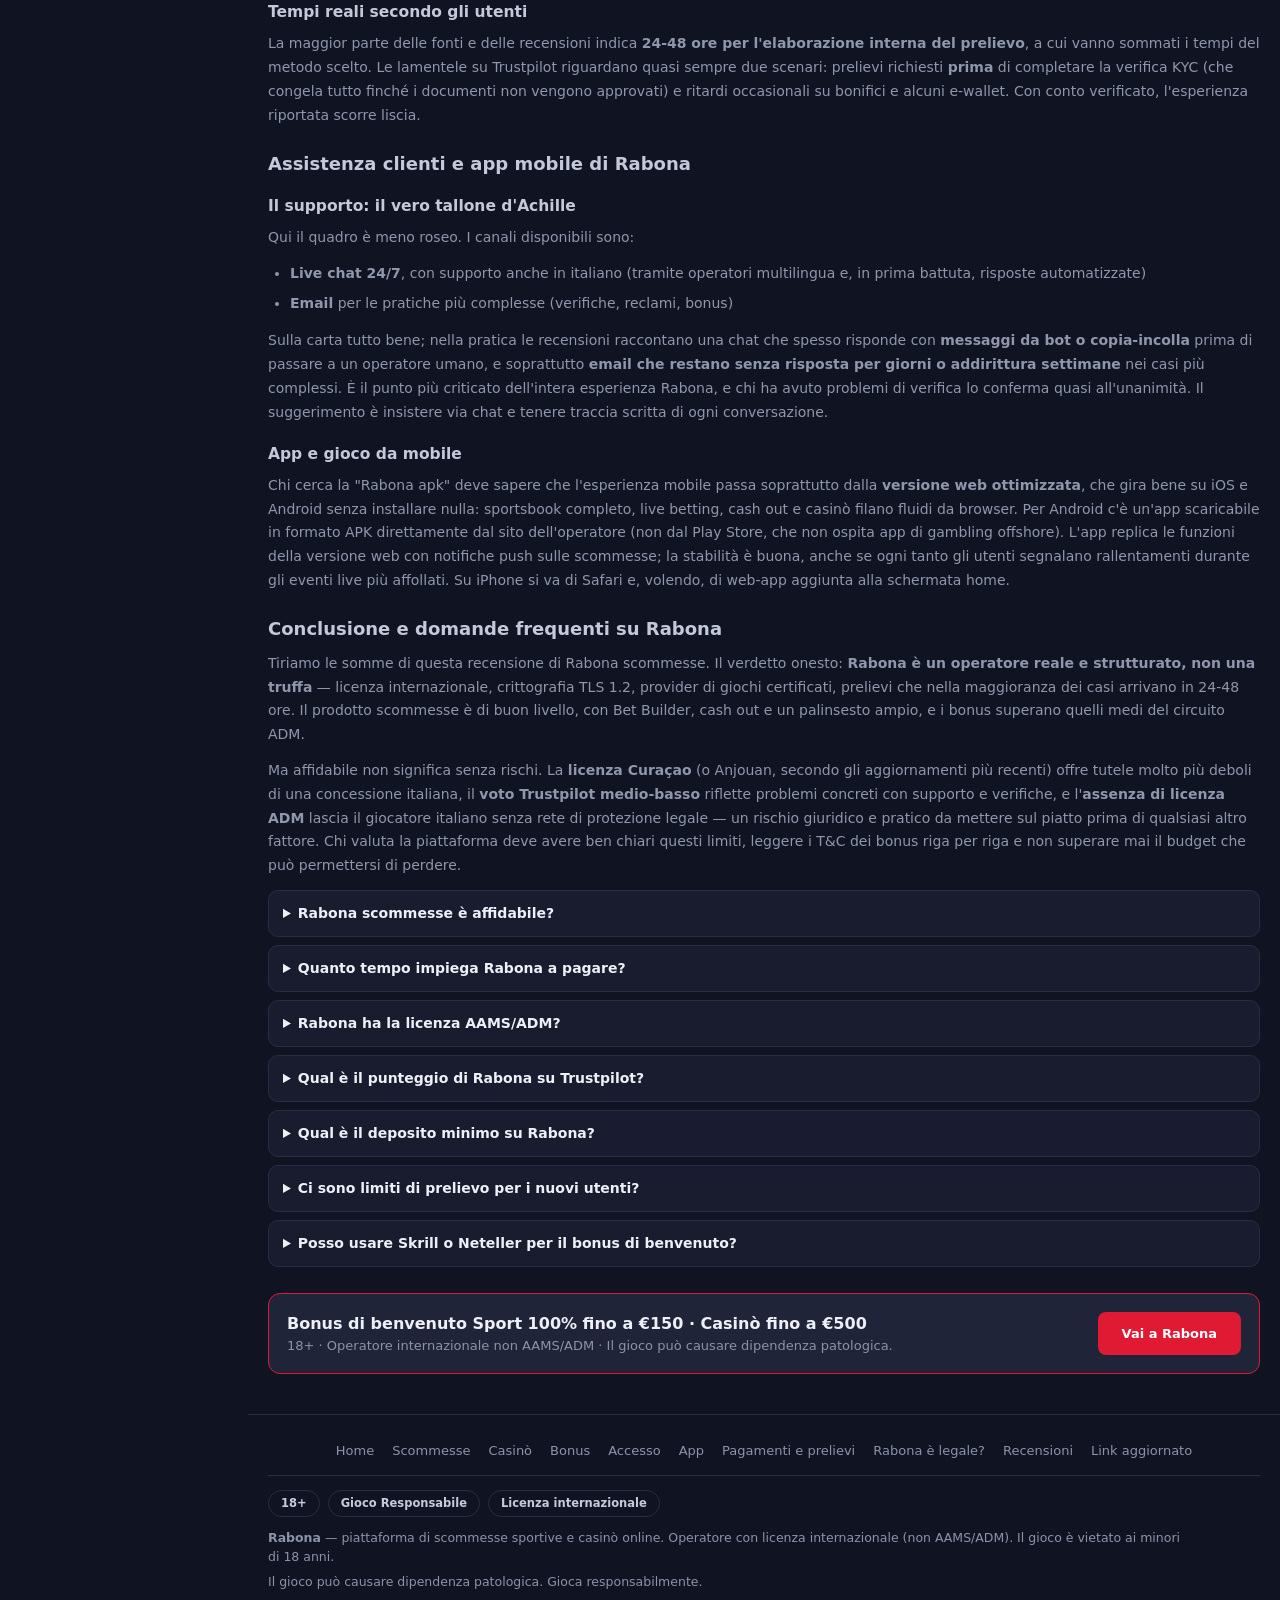
<file: recensioni/index.html>
<!doctype html>
<html lang="it">
<head>
<meta charset="utf-8">
<meta name="viewport" content="width=device-width, initial-scale=1">
<title>Rabona Recensioni 2025: Scommesse Affidabili?</title>
<meta name="description" content="Rabona recensioni 2025: licenza Curaçao, assenza ADM, Trustpilot, bonus, prelievi e rischi per i giocatori italiani.">
<link rel="canonical" href="https://rabonascommesseit.com/recensioni/">
<link rel="icon" type="image/svg+xml" href="/favicon.svg">
<link rel="alternate" hreflang="it-it" href="https://rabonascommesseit.com/recensioni/">
<link rel="alternate" hreflang="x-default" href="https://rabonascommesseit.com/recensioni/">
<link rel="stylesheet" href="/assets/style.css">
<script type="application/ld+json">{"@context":"https://schema.org","@type":"BreadcrumbList","itemListElement":[{"@type":"ListItem","position":1,"name":"Home","item":"https://rabonascommesseit.com/"},{"@type":"ListItem","position":2,"name":"Recensioni","item":"https://rabonascommesseit.com/recensioni/"}]}</script>
<script type="application/ld+json">{"@context":"https://schema.org","@type":"Review","itemReviewed":{"@type":"Organization","name":"Rabona"},"author":{"@type":"Organization","name":"Redazione"},"reviewRating":{"@type":"Rating","ratingValue":"3.9","bestRating":"5"},"inLanguage":"it-IT"}</script>
<script type="application/ld+json">{"@context":"https://schema.org","@type":"FAQPage","mainEntity":[{"@type":"Question","name":"Rabona scommesse è affidabile?","acceptedAnswer":{"@type":"Answer","text":"Sì, nel senso che è un bookmaker operativo dal 2019 con licenza internazionale, pagamenti funzionanti e giochi di provider certificati. No, se per affidabile si intende regolamentato in Italia: manca la licenza ADM, quindi niente tutele legali nazionali in caso di controversia."}},{"@type":"Question","name":"Quanto tempo impiega Rabona a pagare?","acceptedAnswer":{"@type":"Answer","text":"Rabona impiega in genere 24-48 ore per elaborare un prelievo, a cui si aggiungono i tempi del metodo scelto: poche ore per le criptovalute, 1-2 giorni per gli e-wallet, fino a 5-7 giorni per carte e bonifici. Il conto deve essere verificato (KYC) prima del primo prelievo, altrimenti la richiesta resta in sospeso."}},{"@type":"Question","name":"Rabona ha la licenza AAMS/ADM?","acceptedAnswer":{"@type":"Answer","text":"No. Rabona opera con licenza Curaçao eGaming (n. 8048/JAZ2016-064, con possibile migrazione recente ad Anjouan Gaming) e non possiede alcuna concessione ADM per il mercato italiano."}},{"@type":"Question","name":"Qual è il punteggio di Rabona su Trustpilot?","acceptedAnswer":{"@type":"Answer","text":"Il voto oscilla tra 3.3 e 3.7 su 5 a seconda del periodo di rilevazione. Le recensioni positive lodano registrazione rapida e bonus; quelle negative lamentano prelievi rallentati dal KYC e assistenza clienti lenta."}},{"@type":"Question","name":"Qual è il deposito minimo su Rabona?","acceptedAnswer":{"@type":"Answer","text":"Il deposito minimo si aggira sui 20€, con lievi variazioni a seconda del metodo di pagamento e del mercato di riferimento."}},{"@type":"Question","name":"Ci sono limiti di prelievo per i nuovi utenti?","acceptedAnswer":{"@type":"Answer","text":"Sì: gli account al livello base del programma VIP hanno un limite indicativo di 500€ al giorno. Salendo nei 5 livelli del programma fedeltà, i massimali aumentano insieme a cashback e vantaggi dedicati."}},{"@type":"Question","name":"Posso usare Skrill o Neteller per il bonus di benvenuto?","acceptedAnswer":{"@type":"Answer","text":"No. I depositi tramite Skrill e Neteller non attivano i bonus di benvenuto: le condizioni aggiornate sui metodi ammessi vanno sempre verificate sul sito prima di depositare."}}]}</script>
<style>
.seo h3{color:#c3c9da;font-size:15.5px;font-weight:800;margin:18px 0 8px}
.seo ul,.seo ol{color:#8f97ad;font-size:14px;margin:0 0 14px;padding-left:22px;line-height:1.7}
.seo li{margin-bottom:6px}
.seo table{width:100%;border-collapse:collapse;margin:14px 0;font-size:13.5px}
.seo td,.seo th{border:1px solid var(--line);padding:8px 10px;color:#8f97ad;text-align:left;vertical-align:top}
.seo th{color:#c3c9da;background:var(--panel2)}
.seo details{background:var(--panel);border:1px solid var(--line);border-radius:10px;margin:0 0 8px;padding:0 14px}
.seo summary{cursor:pointer;font-weight:700;color:#eef0f8;padding:12px 0;font-size:14px}
.seo details p{padding-bottom:12px}
.seo a{color:var(--lime)}
.seo a:hover{text-decoration:underline}
.subtop{background:var(--panel);border-bottom:1px solid var(--line);padding:24px 20px}
.subtop .crumbs{font-size:12px;color:var(--mut);margin-bottom:8px}
.subtop .crumbs a{color:var(--mut)}
.subtop h1{margin:0;font-size:24px;color:#eef0f8;line-height:1.3;font-weight:800}
.ctabox{display:flex;align-items:center;justify-content:space-between;gap:14px;flex-wrap:wrap;background:var(--panel2);border:1px solid var(--red);border-radius:12px;padding:18px;margin:26px 0}
.ctabox .t{font-weight:800;color:#eef0f8;font-size:16px}
.ctabox .s{color:var(--mut);font-size:13px}
.ctabox .go{background:var(--red);color:#fff;border-radius:8px;padding:12px 24px;font-weight:800;font-size:13px;white-space:nowrap}
.ctabox .go:hover{background:var(--red2)}
.sb-guide{margin-top:14px;border-top:1px solid var(--line);padding-top:12px}
.sb-guide .t{font-size:11px;letter-spacing:.8px;text-transform:uppercase;color:var(--mut);padding:0 12px 8px;font-weight:800}
.sb-guide a{display:block;padding:8px 12px;border-radius:8px;color:#c3c9da;font-size:13px;font-weight:600}
.sb-guide a:hover{background:var(--panel2);color:#fff}
.sb-guide a.on{background:var(--panel2);color:var(--lime)}
.cluster-foot{display:flex;flex-wrap:wrap;gap:6px 18px;justify-content:center;padding:0 0 14px;margin-bottom:14px;border-bottom:1px solid var(--line);font-size:13px}
.cluster-foot a{color:var(--mut)}
.cluster-foot a:hover{color:#fff}
.extras{margin:24px 20px 0;max-width:1100px}
.bonus-grid{display:grid;grid-template-columns:repeat(auto-fill,minmax(300px,1fr));gap:14px}
.bcard{background:var(--panel);border:1px solid var(--line);border-radius:12px;overflow:hidden;display:flex;flex-direction:column;transition:transform .15s}
.bcard:hover{transform:translateY(-3px)}
.bcard img{width:100%;aspect-ratio:16/7;object-fit:cover}
.bcard .bb{padding:14px}
.bcard .bt{font-weight:800;color:#eef0f8;font-size:13.5px}
.bcard .bd{color:var(--lime);font-weight:800;font-size:16px;margin:4px 0 10px}
.bcard .bgo{display:inline-block;background:var(--red);color:#fff;border-radius:8px;padding:9px 16px;font-weight:800;font-size:12.5px}
.login-card{max-width:420px;background:var(--panel);border:1px solid var(--line);border-radius:12px;padding:22px}
.login-card .lt{font-weight:800;color:#eef0f8;font-size:16px;margin-bottom:12px}
.login-card .f{display:flex;flex-direction:column;gap:10px}
.login-card input{background:var(--bg);border:1px solid var(--line);border-radius:8px;padding:12px;color:#fff;font-size:14px;outline:none}
.login-card input:focus{border-color:var(--lime)}
.login-card .go{background:var(--red);color:#fff;border:0;border-radius:8px;padding:13px;font-weight:800;font-size:14px;cursor:pointer;text-align:center}
.login-card .lnk{font-size:12.5px;color:var(--mut);text-align:center}
.login-card .lnk a{color:var(--lime)}
.paychips{display:flex;flex-wrap:wrap;gap:8px}
.paychips span{background:var(--panel);border:1px solid var(--line);border-radius:8px;padding:9px 15px;font-size:12.5px;font-weight:800;color:#c3c9da}
.rate-box{background:var(--panel);border:1px solid var(--line);border-radius:12px;padding:20px;max-width:560px}
.rate-box .big{font-size:34px;font-weight:900;color:var(--lime)}
.rate-box .cap{color:var(--mut);font-size:12.5px;margin-bottom:6px}
.rate-row{display:flex;align-items:center;gap:10px;margin-top:10px;font-size:13px;color:#c3c9da}
.rate-row span{width:110px}
.rate-row .bar{flex:1;height:8px;background:var(--bg);border-radius:4px;overflow:hidden}
.rate-row .bar i{display:block;height:100%;background:var(--lime)}
.rate-row b{width:28px;text-align:right}
.stores{display:flex;gap:10px;flex-wrap:wrap;margin-top:14px}
.stores a{display:flex;align-items:center;gap:9px;background:#000;border:1px solid var(--line);border-radius:10px;padding:10px 18px;color:#fff;font-weight:700;font-size:13px}
.stores a small{display:block;font-size:10px;color:var(--mut);font-weight:600}
.stores a:hover{border-color:var(--lime)}
</style>
</head>
<body>
<div class="layout">
<aside class="sb">
<div class="sb-panel">
  <div class="sb-tabs"><a class="on" href="/referral-link">SPORT</a><a href="/referral-link">CASINÒ</a></div>
  <a class="sb-promo" href="/referral-link"><span>Leggende Mondiali</span><span class="ball">&#9917;</span></a>
  <nav class="sb-nav">
    <a href="/referral-link"><svg viewBox="0 0 24 24"><rect x="3" y="8" width="18" height="4"/><rect x="5" y="12" width="14" height="8"/><path d="M12 8v12M12 8c-2-1-5-4-3-6s5 2 3 6zm0 0c2-1 5-4 3-6s-5 2-3 6z"/></svg><span>Promozioni</span></a>
    <a href="/" class="on"><svg viewBox="0 0 24 24"><path d="M3 11l9-7 9 7v9a1 1 0 0 1-1 1h-5v-6h-6v6H4a1 1 0 0 1-1-1z"/></svg><span>Home</span></a>
    <a href="/referral-link"><svg viewBox="0 0 24 24"><circle cx="12" cy="12" r="9"/><path d="M12 3v18M3.5 9h17M3.5 15h17"/></svg><span>Scommesse Sportive</span></a>
    <a href="/referral-link"><svg viewBox="0 0 24 24"><rect x="3" y="6" width="18" height="12" rx="2"/><path d="M8 21h8"/></svg><span>Scommesse Live</span></a>
    <a href="/referral-link"><svg viewBox="0 0 24 24"><path d="M4 20c1-6 4-10 9-11l3-4 4 3-3 3c1 3 0 6-2 9"/></svg><span>Corse di Cavalli</span></a>
    <a href="/referral-link"><svg viewBox="0 0 24 24"><rect x="2" y="7" width="20" height="10" rx="5"/><circle cx="8" cy="12" r="1.6"/><circle cx="16" cy="12" r="1.6"/></svg><span>Sport Virtuali</span></a>
    <a href="/referral-link"><svg viewBox="0 0 24 24"><path d="M8 4h8v5a4 4 0 0 1-8 0zM8 5H4c0 4 2 6 4 6M16 5h4c0 4-2 6-4 6M12 13v4M8 21h8l-1-4h-6z"/></svg><span>Coppe</span></a>
    <a href="/referral-link"><svg viewBox="0 0 24 24"><circle cx="12" cy="12" r="8"/><path d="M12 4v8l6 3"/></svg><span>Spin Rally</span></a>
    <a href="/referral-link"><svg viewBox="0 0 24 24"><path d="M4 20L20 4M4 4l16 16M4 20h4v-4M20 4h-4v4"/></svg><span>Duelty</span><span class="nuovo">NUOVO</span></a>
    <a href="/referral-link"><svg viewBox="0 0 24 24"><rect x="3" y="3" width="8" height="8" rx="1.5"/><rect x="13" y="3" width="8" height="8" rx="1.5"/><rect x="3" y="13" width="8" height="8" rx="1.5"/><rect x="13" y="13" width="8" height="8" rx="1.5"/></svg><span>Collezioni</span></a>
  </nav>
  <div class="sb-guide"><div class="t">Guida Rabona</div><a href="/">Home</a><a href="/scommesse/">Scommesse</a><a href="/casino/">Casinò</a><a href="/bonus/">Bonus</a><a href="/accesso/">Accesso</a><a href="/app/">App</a><a href="/prelievi/">Pagamenti e prelievi</a><a href="/legale/">Rabona è legale?</a><a href="/recensioni/" class="on">Recensioni</a><a href="/link-aggiornato/">Link aggiornato</a></div>
  <div class="sb-foot"><a href="/referral-link">&#127470;&#127481; Italiano</a><a href="/referral-link">Centro Assistenza</a></div>
</div>
<div class="sb-hold">
  <a class="sb-bonus" href="/referral-link">
    <img src="/assets/dimg/promo-side.webp" alt="Bonus Sport di Benvenuto">
    <div class="sb-bonus-body">
      <div class="n">Bonus Sport di Benvenuto</div>
      <div class="v">100% fino a €150</div>
      <span class="b">Iscriviti ora</span>
    </div>
  </a>
</div>
</aside>
<main>
<header class="hd">
    <a class="logo" href="/"><img src="/assets/logo.svg" alt="Rabona"></a>
    <a class="search" href="/referral-link"><span>&#128269;</span> Giochi, Categorie, Provider</a>
    <a class="btn" href="/referral-link">ACCEDI</a>
    <a class="btn" href="/referral-link">REGISTRATI</a>
  </header>
<section class="subtop"><div class="crumbs"><a href="/">Home</a> / Recensioni</div>
<h1>Rabona Recensioni: È Affidabile questo Sito di Scommesse?</h1></section>
<div class="extras"><div class="rate-box"><div class="cap">Valutazione della redazione</div>
<div class="big">3.9<span style="font-size:16px;color:var(--mut)"> / 5</span></div>
<div class="rate-row"><span>Giochi e slot</span><div class="bar"><i style="width:86%"></i></div><b>4.3</b></div>
<div class="rate-row"><span>Bonus</span><div class="bar"><i style="width:82%"></i></div><b>4.1</b></div>
<div class="rate-row"><span>Pagamenti</span><div class="bar"><i style="width:72%"></i></div><b>3.6</b></div>
<div class="rate-row"><span>Assistenza</span><div class="bar"><i style="width:74%"></i></div><b>3.7</b></div>
</div></div>
<article class="seo"><p>Chi cerca &quot;rabona recensioni&quot; su Google di solito ha già un piede sulla pagina di registrazione e vuole solo una conferma: Rabona scommesse è affidabile oppure è meglio girare al largo? Risposta breve: è un bookmaker vero, operativo dal 2019, con licenza internazionale e un prodotto strutturato. Ma ha anche qualche neo importante che un giocatore italiano deve conoscere prima di depositare il primo euro. In questa recensione guardiamo licenza, punteggio Trustpilot, tempi di prelievo reali, bonus e supporto, senza addolcire la pillola dove non serve.</p>
<h2>Rabona: cos&#x27;è e panoramica generale 2025</h2>
<p>Rabona è un bookmaker e casinò online lanciato nel 2019, gestito storicamente da Araxio Development N.V. e poi riconducibile a Rabidi N.V., società con sede a Curaçao. Il nome strizza l&#x27;occhio ai patiti di calcio — la &quot;rabona&quot; è quel colpo incrociato dietro la gamba d&#x27;appoggio che pochi sanno fare — e infatti il prodotto di punta sono proprio le scommesse sportive, affiancate da un Rabona Casino con migliaia di slot e tavoli live.</p>
<p>L&#x27;operatore lavora su diversi mercati internazionali: Spagna, America Latina e, di fatto, anche Italia. Ma qui serve subito una precisazione fondamentale. <strong>Rabona non possiede una licenza ADM (ex AAMS)</strong>, quindi non è un operatore regolamentato per il mercato italiano. È una piattaforma offshore, accessibile ma non autorizzata dallo Stato italiano, con tutto ciò che ne consegue in termini di tutele (ne parliamo tra poco).</p>
<p>I numeri principali, aggiornati alla nostra ultima verifica:</p>
<ul>
<li><strong>Anno di lancio:</strong> 2019</li>
<li><strong>Licenza:</strong> Curaçao eGaming (con possibile migrazione recente, dettagli sotto)</li>
<li><strong>Catalogo:</strong> tra 4.900 e oltre 6.000 giochi secondo le fonti, più sportsbook completo</li>
<li><strong>Trustpilot:</strong> tra 3.3 e 3.7 su 5 a seconda del periodo di rilevazione</li>
<li><strong>Prelievi:</strong> in genere 24-48 ore, con ritardi segnalati da parte degli utenti</li>
</ul>
<p>Il nostro voto complessivo? Un <strong>7.5-8 su 10</strong> per il prodotto in sé (catalogo, quote, funzioni), che cala però se pesiamo l&#x27;assenza di licenza italiana e le recensioni miste sul supporto. Vediamo perché.</p>
<h2>Rabona scommesse è affidabile? Licenza, sicurezza e regolamentazione</h2>
<p>La domanda &quot;rabona scommesse è affidabile&quot; (che molti cercano anche senza accento, &quot;rabona scommesse e affidabile&quot;) merita una risposta articolata, perché affidabilità e legalità in Italia sono due cose diverse.</p>
<h3>La licenza: Curaçao eGaming</h3>
<p>Rabona opera storicamente con licenza <strong>Curaçao eGaming n. 8048/JAZ2016-064</strong>, intestata a Rabidi N.V. È una licenza internazionale riconosciuta, che impone standard minimi su protezione dei fondi, correttezza dei giochi e antiriciclaggio. Detto francamente: quella di Curaçao è considerata meno severa rispetto alle licenze UKGC (Regno Unito) o MGA (Malta), e infinitamente meno tutelante della concessione ADM per un utente italiano.</p>
<p>Un dettaglio da tenere d&#x27;occhio: secondo dati emersi tra il 2025 e il 2026, dopo la riforma regolatoria LOK nei Caraibi, il brand potrebbe aver migrato la propria licenza verso <strong>Anjouan Gaming</strong>, sotto la gestione di Liernin Enterprises LTD. L&#x27;informazione va verificata direttamente nel footer del sito ufficiale al momento della registrazione, perché il quadro licenze degli operatori offshore cambia spesso.</p>
<h3>Cosa significa &quot;niente ADM&quot; per un giocatore italiano</h3>
<p>Qui non si scherza: senza licenza ADM, un utente italiano che gioca su Rabona <strong>non ha accesso alle tutele previste dalla normativa nazionale</strong>. Niente autoesclusione tramite il Registro Unico degli Autoesclusi, niente possibilità di ricorrere all&#x27;ADM in caso di controversia, niente garanzia statale sui fondi depositati. Se salta un prelievo, l&#x27;unica strada è il reclamo presso l&#x27;ente di licenza caraibico. Un percorso decisamente più tortuoso.</p>
<h3>Sicurezza tecnica: SSL, GDPR e RNG</h3>
<p>Sul fronte tecnico, invece, la piattaforma fa i compiti a casa:</p>
<ul>
<li><strong>Crittografia TLS 1.2</strong> per tutte le transazioni e i dati personali, lo stesso standard usato dalle banche online</li>
<li><strong>Conformità GDPR</strong> per il trattamento dei dati degli utenti europei</li>
<li><strong>Giochi con RNG certificato</strong>: le slot arrivano da provider di primo piano (NetEnt, Play&#x27;n GO, Microgaming, Playtech, Yggdrasil), i cui generatori di numeri casuali sono auditati a livello di fornitore</li>
<li><strong>Verifica KYC obbligatoria</strong> prima del primo prelievo, descritta dagli utenti come piuttosto rigorosa</li>
</ul>
<p>Insomma: Rabona è un operatore reale, non uno scam site improvvisato. Ma &quot;affidabile&quot; con licenza offshore vuol dire &quot;affidabile finché tutto va liscio&quot;. Quando qualcosa si inceppa, le leve a disposizione del giocatore italiano sono poche.</p>
<h2>Rabona recensioni e opinioni su Trustpilot</h2>
<p>Passiamo al termometro più consultato dagli scommettitori. Chi cerca &quot;rabona scommesse recensioni&quot; finisce quasi sempre su Trustpilot, dove il punteggio del brand oscilla, a seconda del periodo, <strong>tra 3.3 e 3.7 su 5</strong>. Una valutazione media, né disastrosa né brillante. Per contesto: molti bookmaker offshore navigano tra il 2 e il 3, mentre gli operatori top superano il 4.</p>
<h3>Cosa apprezzano gli utenti</h3>
<p>Analizzando le recensioni Rabona scommesse più ricorrenti, i punti di forza segnalati sono:</p>
<ul>
<li><strong>Registrazione rapidissima</strong>, anche tramite account Google, senza trafile iniziali</li>
<li><strong>Bonus generosi</strong> rispetto alla media dei siti ADM, sia sullo sport che sul casinò</li>
<li><strong>Interfaccia pulita</strong> e navigazione fluida, da desktop e da mobile</li>
<li><strong>Prelievi veloci quando il conto è già verificato</strong> — diversi utenti riportano accrediti in giornata su e-wallet e crypto</li>
</ul>
<h3>Cosa lamentano gli utenti</h3>
<p>Il rovescio della medaglia, che pesa sul punteggio:</p>
<ul>
<li><strong>Prelievi lenti o bloccati</strong> durante la verifica documenti, con attese che in alcuni casi superano la settimana</li>
<li><strong>Supporto clienti deludente</strong>: risposte automatiche da bot in chat, email che restano senza risposta anche per settimane</li>
<li><strong>Accuse di &quot;truffa&quot;</strong> in una parte delle recensioni negative — quasi sempre legate a vincite trattenute in attesa di KYC o a violazioni (vere o presunte) dei termini bonus</li>
</ul>
<p>Il pattern è chiaro, e comune a molti operatori Curaçao: l&#x27;esperienza fila finché depositi e giochi, mentre le frizioni saltano fuori al momento di incassare, soprattutto per chi non ha completato la verifica in anticipo. Il consiglio pratico: <strong>inviate i documenti subito dopo la registrazione</strong>, prima ancora di puntare un centesimo. Vi risparmierete il 90% dei problemi segnalati.</p>
<p>Prima di farvi un&#x27;idea definitiva, vale la pena incrociare Trustpilot con portali specializzati in reclami come Casino Guru o AskGamblers: per un operatore offshore, più fonti indipendenti consulti, meglio è.</p>
<h2>Come registrarsi su Rabona passo dopo passo</h2>
<p>Chi cerca &quot;rabona sito scommesse recensioni&quot; spesso vuole anche capire quanto è macchinoso aprire un conto. Spoiler: la registrazione è la parte più semplice di tutta l&#x27;esperienza.</p>
<ol>
<li><strong>Apertura del form</strong>: dal sito ufficiale si clicca su &quot;Registrati&quot; e si sceglie tra iscrizione classica (email + password) o rapida tramite account Google.</li>
<li><strong>Dati personali</strong>: nome, cognome, data di nascita, indirizzo, valuta del conto (EUR disponibile) e numero di telefono. Servono <strong>massimo 2-3 minuti</strong>.</li>
<li><strong>Primo deposito</strong>: si può depositare subito, senza verifica preventiva. Il minimo si aggira sui <strong>20€</strong> a seconda del metodo.</li>
<li><strong>Verifica KYC</strong>: obbligatoria <strong>prima del primo prelievo</strong>. Vanno caricati un documento d&#x27;identità valido (carta d&#x27;identità o passaporto), una prova di residenza (bolletta o estratto conto recente) e, in alcuni casi, la prova del metodo di pagamento usato.</li>
<li><strong>Approvazione</strong>: i tempi dichiarati vanno da poche ore a 2-3 giorni lavorativi, ma le recensioni utenti riportano attese anche superiori nei periodi di picco.</li>
</ol>
<p>Requisito imprescindibile: <strong>18 anni compiuti</strong>. La piattaforma verifica l&#x27;età tramite il documento in fase KYC, quindi non c&#x27;è modo di aggirare il controllo. E nemmeno dovrebbe esserci.</p>
<p>Vale la pena ribadire il punto già toccato: registrandosi su un sito senza concessione ADM, l&#x27;utente italiano opera fuori dal perimetro regolamentato nazionale. Nessun ente italiano interverrà in caso di contenzioso con l&#x27;operatore.</p>
<h2>Bonus e promozioni disponibili su Rabona</h2>
<p>Il pacchetto promozionale è uno dei motivi principali per cui gli scommettitori guardano oltre i confini ADM, e Rabona su questo fronte non lesina. Attenzione però: <strong>le condizioni bonus cambiano parecchio da mercato a mercato</strong>, quindi i valori sotto vanno presi come indicativi. Prima di depositare, controllate sempre i T&amp;C aggiornati direttamente sul sito.</p>
<h3>Bonus benvenuto sport</h3>
<p>La struttura tipica è un <strong>100% sul primo deposito</strong>, con massimali che nei vari mercati vanno da 100€ fino a 500€ (in Perù, per dire, arriva a 500 soles; in Cile a 85.000 pesos). Le condizioni ricorrenti:</p>
<ul>
<li><strong>Rollover x6</strong> dell&#x27;importo bonus su scommesse multiple o singole</li>
<li><strong>Quota minima 1.50</strong> per le combinate, spesso 2.00 per le singole</li>
<li>Tempo limite per completare il requisito (di norma 7-30 giorni)</li>
</ul>
<h3>Bonus benvenuto casinò</h3>
<p>Per chi preferisce le slot, il pacchetto casinò arriva in alcuni mercati fino a <strong>500€ + 200 giri gratis</strong>, con giri sbloccati a blocchi di 20 al giorno. Il rollover qui è più pesante: <strong>x35 sull&#x27;importo bonus</strong>, da completare in circa 10 giorni. Un requisito nella media dei casinò offshore, ma da non sottovalutare — 500€ di bonus con x35 fanno 17.500€ di volume di gioco.</p>
<h3>L&#x27;inciampo classico: Skrill e Neteller</h3>
<p>Regola scritta in piccolo che frega parecchi utenti: <strong>i depositi tramite Skrill e Neteller non attivano i bonus di benvenuto</strong>. Se puntate al bonus, verificate sempre i metodi ammessi nei T&amp;C prima di depositare.</p>
<h3>Programma VIP a 5 livelli</h3>
<p>Oltre alle promo di benvenuto, la piattaforma propone un <strong>programma fedeltà a 5 livelli</strong> con cashback progressivi, limiti di prelievo più alti, gestore personale ai livelli superiori e promozioni dedicate. C&#x27;è anche una meccanica particolare di &quot;collezione carte&quot; — una sorta di album virtuale che si riempie giocando e si converte in premi in denaro, fino a 100€ extra secondo le condizioni di alcuni mercati.</p>
<h2>Scommesse sportive: mercati, quote e cash out</h2>
<p>Veniamo al cuore del prodotto. Lo sportsbook di Rabona copre <strong>oltre 30 discipline</strong>, con il calcio ovviamente in prima fila: Serie A, Serie B, Champions League, Europa League, ma anche campionati minori e tornei sudamericani che sui siti ADM spesso mancano. Buona copertura anche di tennis, basket, volley e un comparto <strong>eSports</strong> in crescita (CS2, League of Legends, Dota 2).</p>
<h3>Ampiezza dei mercati</h3>
<p>Su un big match di Serie A si trovano centinaia di mercati per evento: esiti classici, handicap asiatici, over/under a step da 0.25, marcatori, corner, cartellini, combo. La profondità regge il confronto con i migliori bookmaker internazionali ed è superiore a diversi concorrenti non-AAMS della stessa fascia.</p>
<h3>Funzioni per lo scommettitore</h3>
<ul>
<li><strong>Cash Out</strong>: disponibile su gran parte degli eventi pre-match e live, sia totale che parziale. Utile per chiudere una multipla traballante prima che vada in fumo.</li>
<li><strong>Bet Builder</strong>: combini più selezioni dello stesso match in un&#x27;unica giocata — la funzione ormai irrinunciabile per chi ama le &quot;same game multi&quot;.</li>
<li><strong>Quote maggiorate</strong>: boost quotidiani sugli eventi di cartello.</li>
<li><strong>Live betting</strong>: sezione live reattiva, con aggiornamento quote rapido e statistiche in tempo reale.</li>
</ul>
<h3>E le quote?</h3>
<p>Sul piano del payout, Rabona si posiziona nella fascia media-alta degli operatori offshore: sulle partite top di calcio i margini sono competitivi, mentre su campionati minori e sport di nicchia le lavagne si fanno meno generose — dinamica comune a quasi tutti i bookmaker. Rispetto agli operatori ADM le quote risultano spesso un po&#x27; più alte, complice la diversa pressione fiscale, ma il confronto va fatto mercato per mercato.</p>
<h2>Metodi di pagamento, depositi e prelievi</h2>
<p>Capitolo cruciale per giudicare se Rabona è affidabile nella pratica: i soldi entrano facilmente, ma quanto facilmente escono?</p>
<h3>Metodi disponibili</h3>
<p>Il ventaglio è ampio:</p>
<table><tr><th>Metodo</th><th>Deposito min.</th><th>Tempi di prelievo indicativi</th></tr><tr><td>Visa / Mastercard</td><td>~20€</td><td>2-5 giorni lavorativi</td></tr><tr><td>E-wallet (Skrill, Neteller, MiFinity, Jeton)</td><td>~20€</td><td>24-48 ore</td></tr><tr><td>Criptovalute (BTC, USDT, Litecoin, ETH)</td><td>~20€</td><td>Poche ore - 24h</td></tr><tr><td>Bonifico bancario</td><td>~20€</td><td>3-7 giorni lavorativi</td></tr></table>
<p>Ricordate il dettaglio bonus: Skrill e Neteller depositano senza problemi, ma escludono le promozioni di benvenuto.</p>
<h3>Limiti di prelievo</h3>
<p>Nota importante per i nuovi iscritti: il <strong>limite di prelievo iniziale è di circa 500€ al giorno</strong> per gli account al livello base del programma fedeltà. Chi punta forte e vince cifre grosse dovrà quindi incassare a rate, a meno di salire di livello VIP, dove i massimali si alzano piano piano. Per un giocatore ricreativo il limite è irrilevante; per un high roller è un fattore da mettere in conto.</p>
<h3>Tempi reali secondo gli utenti</h3>
<p>La maggior parte delle fonti e delle recensioni indica <strong>24-48 ore per l&#x27;elaborazione interna del prelievo</strong>, a cui vanno sommati i tempi del metodo scelto. Le lamentele su Trustpilot riguardano quasi sempre due scenari: prelievi richiesti <strong>prima</strong> di completare la verifica KYC (che congela tutto finché i documenti non vengono approvati) e ritardi occasionali su bonifici e alcuni e-wallet. Con conto verificato, l&#x27;esperienza riportata scorre liscia.</p>
<h2>Assistenza clienti e app mobile di Rabona</h2>
<h3>Il supporto: il vero tallone d&#x27;Achille</h3>
<p>Qui il quadro è meno roseo. I canali disponibili sono:</p>
<ul>
<li><strong>Live chat 24/7</strong>, con supporto anche in italiano (tramite operatori multilingua e, in prima battuta, risposte automatizzate)</li>
<li><strong>Email</strong> per le pratiche più complesse (verifiche, reclami, bonus)</li>
</ul>
<p>Sulla carta tutto bene; nella pratica le recensioni raccontano una chat che spesso risponde con <strong>messaggi da bot o copia-incolla</strong> prima di passare a un operatore umano, e soprattutto <strong>email che restano senza risposta per giorni o addirittura settimane</strong> nei casi più complessi. È il punto più criticato dell&#x27;intera esperienza Rabona, e chi ha avuto problemi di verifica lo conferma quasi all&#x27;unanimità. Il suggerimento è insistere via chat e tenere traccia scritta di ogni conversazione.</p>
<h3>App e gioco da mobile</h3>
<p>Chi cerca la &quot;Rabona apk&quot; deve sapere che l&#x27;esperienza mobile passa soprattutto dalla <strong>versione web ottimizzata</strong>, che gira bene su iOS e Android senza installare nulla: sportsbook completo, live betting, cash out e casinò filano fluidi da browser. Per Android c&#x27;è un&#x27;app scaricabile in formato APK direttamente dal sito dell&#x27;operatore (non dal Play Store, che non ospita app di gambling offshore). L&#x27;app replica le funzioni della versione web con notifiche push sulle scommesse; la stabilità è buona, anche se ogni tanto gli utenti segnalano rallentamenti durante gli eventi live più affollati. Su iPhone si va di Safari e, volendo, di web-app aggiunta alla schermata home.</p>
<h2>Conclusione e domande frequenti su Rabona</h2>
<p>Tiriamo le somme di questa recensione di Rabona scommesse. Il verdetto onesto: <strong>Rabona è un operatore reale e strutturato, non una truffa</strong> — licenza internazionale, crittografia TLS 1.2, provider di giochi certificati, prelievi che nella maggioranza dei casi arrivano in 24-48 ore. Il prodotto scommesse è di buon livello, con Bet Builder, cash out e un palinsesto ampio, e i bonus superano quelli medi del circuito ADM.</p>
<p>Ma affidabile non significa senza rischi. La <strong>licenza Curaçao</strong> (o Anjouan, secondo gli aggiornamenti più recenti) offre tutele molto più deboli di una concessione italiana, il <strong>voto Trustpilot medio-basso</strong> riflette problemi concreti con supporto e verifiche, e l&#x27;<strong>assenza di licenza ADM</strong> lascia il giocatore italiano senza rete di protezione legale — un rischio giuridico e pratico da mettere sul piatto prima di qualsiasi altro fattore. Chi valuta la piattaforma deve avere ben chiari questi limiti, leggere i T&amp;C dei bonus riga per riga e non superare mai il budget che può permettersi di perdere.</p>
<details><summary>Rabona scommesse è affidabile?</summary><p>Sì, nel senso che è un bookmaker operativo dal 2019 con licenza internazionale, pagamenti funzionanti e giochi di provider certificati. No, se per affidabile si intende regolamentato in Italia: manca la licenza ADM, quindi niente tutele legali nazionali in caso di controversia.</p></details>
<details><summary>Quanto tempo impiega Rabona a pagare?</summary><p>Rabona impiega in genere <strong>24-48 ore per elaborare un prelievo</strong>, a cui si aggiungono i tempi del metodo scelto: poche ore per le criptovalute, 1-2 giorni per gli e-wallet, fino a 5-7 giorni per carte e bonifici. Il conto deve essere verificato (KYC) prima del primo prelievo, altrimenti la richiesta resta in sospeso.</p></details>
<details><summary>Rabona ha la licenza AAMS/ADM?</summary><p>No. Rabona opera con licenza Curaçao eGaming (n. 8048/JAZ2016-064, con possibile migrazione recente ad Anjouan Gaming) e non possiede alcuna concessione ADM per il mercato italiano.</p></details>
<details><summary>Qual è il punteggio di Rabona su Trustpilot?</summary><p>Il voto oscilla tra 3.3 e 3.7 su 5 a seconda del periodo di rilevazione. Le recensioni positive lodano registrazione rapida e bonus; quelle negative lamentano prelievi rallentati dal KYC e assistenza clienti lenta.</p></details>
<details><summary>Qual è il deposito minimo su Rabona?</summary><p>Il deposito minimo si aggira sui 20€, con lievi variazioni a seconda del metodo di pagamento e del mercato di riferimento.</p></details>
<details><summary>Ci sono limiti di prelievo per i nuovi utenti?</summary><p>Sì: gli account al livello base del programma VIP hanno un limite indicativo di 500€ al giorno. Salendo nei 5 livelli del programma fedeltà, i massimali aumentano insieme a cashback e vantaggi dedicati.</p></details>
<details><summary>Posso usare Skrill o Neteller per il bonus di benvenuto?</summary><p>No. I depositi tramite Skrill e Neteller non attivano i bonus di benvenuto: le condizioni aggiornate sui metodi ammessi vanno sempre verificate sul sito prima di depositare.</p></details><div class="ctabox"><div><div class="t">Bonus di benvenuto Sport 100% fino a €150 · Casinò fino a €500</div>
<div class="s">18+ · Operatore internazionale non AAMS/ADM · Il gioco può causare dipendenza patologica.</div></div>
<a class="go" href="/referral-link">Vai a Rabona</a></div></article>
<footer class="ft"><nav class="cluster-foot"><a href="/">Home</a><a href="/scommesse/">Scommesse</a><a href="/casino/">Casinò</a><a href="/bonus/">Bonus</a><a href="/accesso/">Accesso</a><a href="/app/">App</a><a href="/prelievi/">Pagamenti e prelievi</a><a href="/legale/">Rabona è legale?</a><a href="/recensioni/">Recensioni</a><a href="/link-aggiornato/">Link aggiornato</a></nav>
    <div class="ft-badges"><span>18+</span><span>Gioco Responsabile</span><span>Licenza internazionale</span></div>
    <p><strong>Rabona</strong> — piattaforma di scommesse sportive e casinò online. Operatore con licenza internazionale (non AAMS/ADM). Il gioco è vietato ai minori di 18 anni.</p>
    <p>Il gioco può causare dipendenza patologica. Gioca responsabilmente.</p>
  </footer>
</main>
</div>
</body>
</html>
</file>
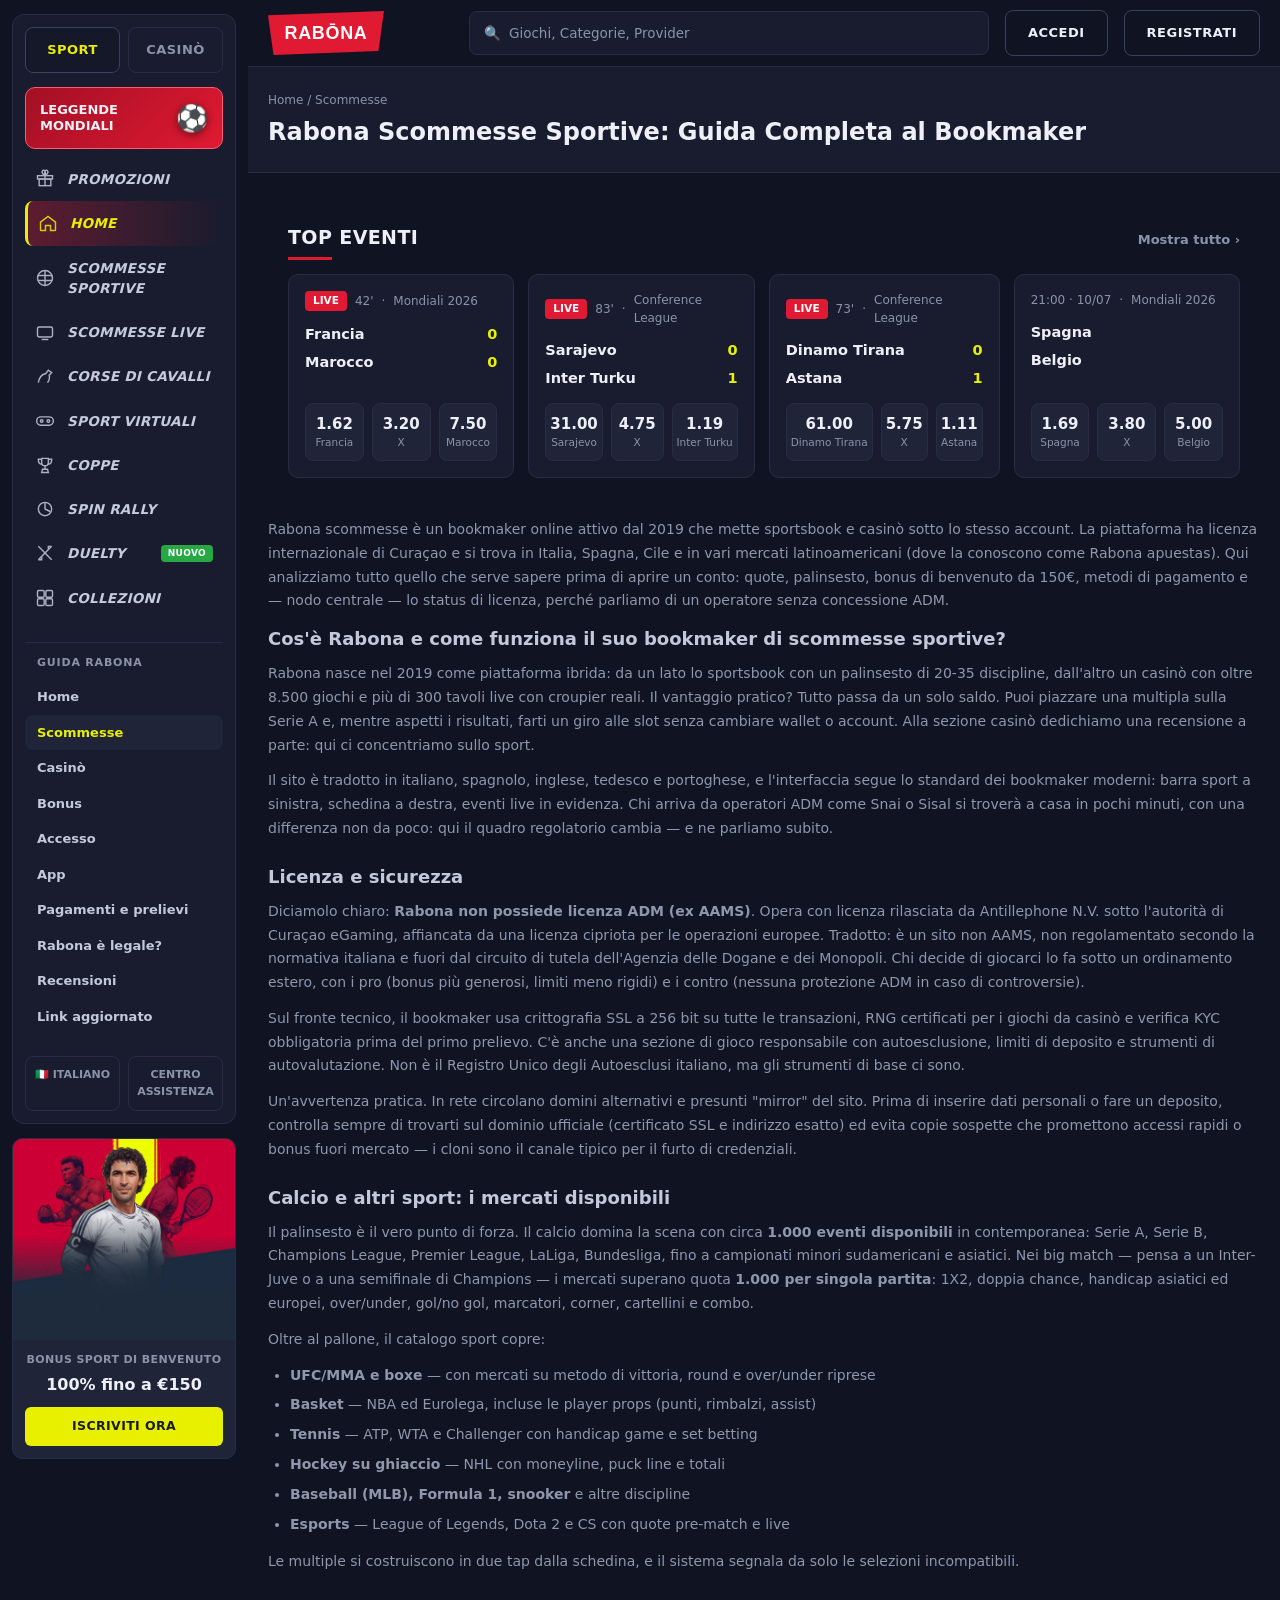
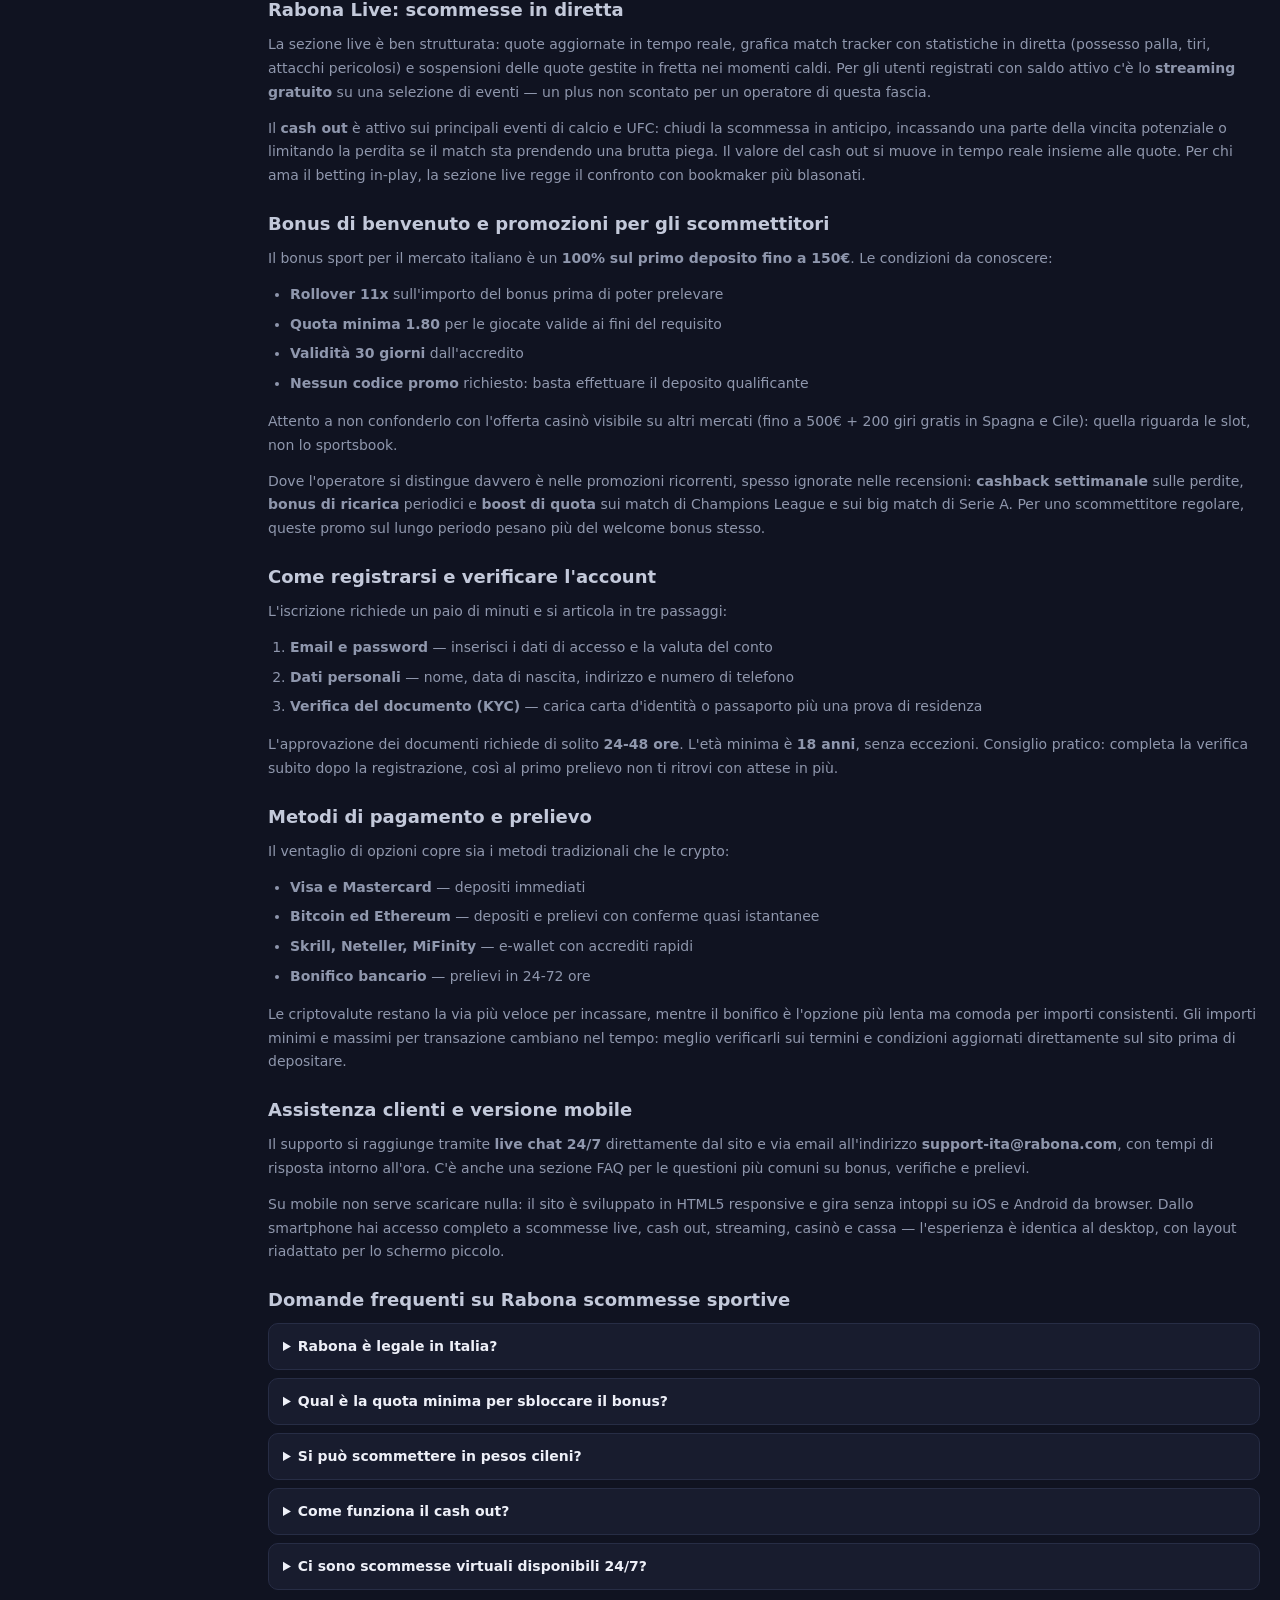
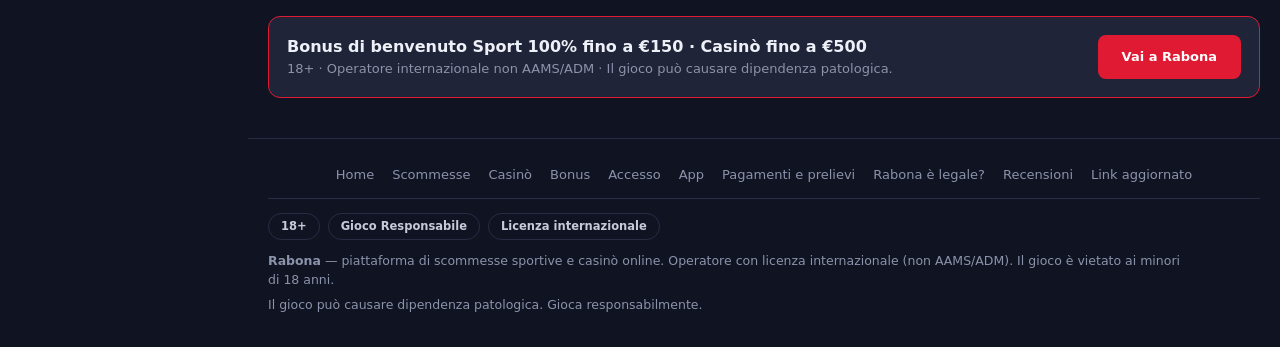
<file: scommesse/index.html>
<!doctype html>
<html lang="it">
<head>
<meta charset="utf-8">
<meta name="viewport" content="width=device-width, initial-scale=1">
<title>Rabona Scommesse Sportive: Recensione e Bonus 150€</title>
<meta name="description" content="Guida a Rabona: quote, sport live, cash out, bonus 150€, pagamenti e licenza Curaçao senza ADM. Scopri pro, contro e sicurezza.">
<link rel="canonical" href="https://rabonascommesseit.com/scommesse/">
<link rel="icon" type="image/svg+xml" href="/favicon.svg">
<link rel="alternate" hreflang="it-it" href="https://rabonascommesseit.com/scommesse/">
<link rel="alternate" hreflang="x-default" href="https://rabonascommesseit.com/scommesse/">
<link rel="stylesheet" href="/assets/style.css">
<script type="application/ld+json">{"@context":"https://schema.org","@type":"BreadcrumbList","itemListElement":[{"@type":"ListItem","position":1,"name":"Home","item":"https://rabonascommesseit.com/"},{"@type":"ListItem","position":2,"name":"Scommesse","item":"https://rabonascommesseit.com/scommesse/"}]}</script>

<script type="application/ld+json">{"@context":"https://schema.org","@type":"FAQPage","mainEntity":[{"@type":"Question","name":"Rabona è legale in Italia?","acceptedAnswer":{"@type":"Answer","text":"No, non nel senso stretto della normativa italiana: opera con licenza Curaçao (Antillephone N.V.) e cipriota, senza concessione ADM. È un sito non AAMS accessibile dall'estero, e chi lo usa gioca sotto regolamentazione internazionale."}},{"@type":"Question","name":"Qual è la quota minima per sbloccare il bonus?","acceptedAnswer":{"@type":"Answer","text":"Le scommesse valide per il rollover devono avere quota minima 1.80. Il requisito è 11x l'importo del bonus, da completare entro 30 giorni."}},{"@type":"Question","name":"Si può scommettere in pesos cileni?","acceptedAnswer":{"@type":"Answer","text":"Sì, sulla versione cilena della piattaforma il conto può essere aperto in CLP, con metodi locali come Webpay. Per gli utenti italiani la valuta di riferimento resta l'euro."}},{"@type":"Question","name":"Come funziona il cash out?","acceptedAnswer":{"@type":"Answer","text":"Su calcio e UFC puoi chiudere la scommessa prima della fine dell'evento, incassando l'importo proposto in quel momento. Il valore si aggiorna in tempo reale in base all'andamento del match."}},{"@type":"Question","name":"Ci sono scommesse virtuali disponibili 24/7?","acceptedAnswer":{"@type":"Answer","text":"Sì, la sezione virtuali copre calcio, corse di cavalli e altri eventi simulati con estrazioni continue a ogni ora del giorno — comodo quando il palinsesto reale è fermo."}}]}</script>
<style>
.seo h3{color:#c3c9da;font-size:15.5px;font-weight:800;margin:18px 0 8px}
.seo ul,.seo ol{color:#8f97ad;font-size:14px;margin:0 0 14px;padding-left:22px;line-height:1.7}
.seo li{margin-bottom:6px}
.seo table{width:100%;border-collapse:collapse;margin:14px 0;font-size:13.5px}
.seo td,.seo th{border:1px solid var(--line);padding:8px 10px;color:#8f97ad;text-align:left;vertical-align:top}
.seo th{color:#c3c9da;background:var(--panel2)}
.seo details{background:var(--panel);border:1px solid var(--line);border-radius:10px;margin:0 0 8px;padding:0 14px}
.seo summary{cursor:pointer;font-weight:700;color:#eef0f8;padding:12px 0;font-size:14px}
.seo details p{padding-bottom:12px}
.seo a{color:var(--lime)}
.seo a:hover{text-decoration:underline}
.subtop{background:var(--panel);border-bottom:1px solid var(--line);padding:24px 20px}
.subtop .crumbs{font-size:12px;color:var(--mut);margin-bottom:8px}
.subtop .crumbs a{color:var(--mut)}
.subtop h1{margin:0;font-size:24px;color:#eef0f8;line-height:1.3;font-weight:800}
.ctabox{display:flex;align-items:center;justify-content:space-between;gap:14px;flex-wrap:wrap;background:var(--panel2);border:1px solid var(--red);border-radius:12px;padding:18px;margin:26px 0}
.ctabox .t{font-weight:800;color:#eef0f8;font-size:16px}
.ctabox .s{color:var(--mut);font-size:13px}
.ctabox .go{background:var(--red);color:#fff;border-radius:8px;padding:12px 24px;font-weight:800;font-size:13px;white-space:nowrap}
.ctabox .go:hover{background:var(--red2)}
.sb-guide{margin-top:14px;border-top:1px solid var(--line);padding-top:12px}
.sb-guide .t{font-size:11px;letter-spacing:.8px;text-transform:uppercase;color:var(--mut);padding:0 12px 8px;font-weight:800}
.sb-guide a{display:block;padding:8px 12px;border-radius:8px;color:#c3c9da;font-size:13px;font-weight:600}
.sb-guide a:hover{background:var(--panel2);color:#fff}
.sb-guide a.on{background:var(--panel2);color:var(--lime)}
.cluster-foot{display:flex;flex-wrap:wrap;gap:6px 18px;justify-content:center;padding:0 0 14px;margin-bottom:14px;border-bottom:1px solid var(--line);font-size:13px}
.cluster-foot a{color:var(--mut)}
.cluster-foot a:hover{color:#fff}
.extras{margin:24px 20px 0;max-width:1100px}
.bonus-grid{display:grid;grid-template-columns:repeat(auto-fill,minmax(300px,1fr));gap:14px}
.bcard{background:var(--panel);border:1px solid var(--line);border-radius:12px;overflow:hidden;display:flex;flex-direction:column;transition:transform .15s}
.bcard:hover{transform:translateY(-3px)}
.bcard img{width:100%;aspect-ratio:16/7;object-fit:cover}
.bcard .bb{padding:14px}
.bcard .bt{font-weight:800;color:#eef0f8;font-size:13.5px}
.bcard .bd{color:var(--lime);font-weight:800;font-size:16px;margin:4px 0 10px}
.bcard .bgo{display:inline-block;background:var(--red);color:#fff;border-radius:8px;padding:9px 16px;font-weight:800;font-size:12.5px}
.login-card{max-width:420px;background:var(--panel);border:1px solid var(--line);border-radius:12px;padding:22px}
.login-card .lt{font-weight:800;color:#eef0f8;font-size:16px;margin-bottom:12px}
.login-card .f{display:flex;flex-direction:column;gap:10px}
.login-card input{background:var(--bg);border:1px solid var(--line);border-radius:8px;padding:12px;color:#fff;font-size:14px;outline:none}
.login-card input:focus{border-color:var(--lime)}
.login-card .go{background:var(--red);color:#fff;border:0;border-radius:8px;padding:13px;font-weight:800;font-size:14px;cursor:pointer;text-align:center}
.login-card .lnk{font-size:12.5px;color:var(--mut);text-align:center}
.login-card .lnk a{color:var(--lime)}
.paychips{display:flex;flex-wrap:wrap;gap:8px}
.paychips span{background:var(--panel);border:1px solid var(--line);border-radius:8px;padding:9px 15px;font-size:12.5px;font-weight:800;color:#c3c9da}
.rate-box{background:var(--panel);border:1px solid var(--line);border-radius:12px;padding:20px;max-width:560px}
.rate-box .big{font-size:34px;font-weight:900;color:var(--lime)}
.rate-box .cap{color:var(--mut);font-size:12.5px;margin-bottom:6px}
.rate-row{display:flex;align-items:center;gap:10px;margin-top:10px;font-size:13px;color:#c3c9da}
.rate-row span{width:110px}
.rate-row .bar{flex:1;height:8px;background:var(--bg);border-radius:4px;overflow:hidden}
.rate-row .bar i{display:block;height:100%;background:var(--lime)}
.rate-row b{width:28px;text-align:right}
.stores{display:flex;gap:10px;flex-wrap:wrap;margin-top:14px}
.stores a{display:flex;align-items:center;gap:9px;background:#000;border:1px solid var(--line);border-radius:10px;padding:10px 18px;color:#fff;font-weight:700;font-size:13px}
.stores a small{display:block;font-size:10px;color:var(--mut);font-weight:600}
.stores a:hover{border-color:var(--lime)}
</style>
</head>
<body>
<div class="layout">
<aside class="sb">
<div class="sb-panel">
  <div class="sb-tabs"><a class="on" href="/referral-link">SPORT</a><a href="/referral-link">CASINÒ</a></div>
  <a class="sb-promo" href="/referral-link"><span>Leggende Mondiali</span><span class="ball">&#9917;</span></a>
  <nav class="sb-nav">
    <a href="/referral-link"><svg viewBox="0 0 24 24"><rect x="3" y="8" width="18" height="4"/><rect x="5" y="12" width="14" height="8"/><path d="M12 8v12M12 8c-2-1-5-4-3-6s5 2 3 6zm0 0c2-1 5-4 3-6s-5 2-3 6z"/></svg><span>Promozioni</span></a>
    <a href="/" class="on"><svg viewBox="0 0 24 24"><path d="M3 11l9-7 9 7v9a1 1 0 0 1-1 1h-5v-6h-6v6H4a1 1 0 0 1-1-1z"/></svg><span>Home</span></a>
    <a href="/referral-link"><svg viewBox="0 0 24 24"><circle cx="12" cy="12" r="9"/><path d="M12 3v18M3.5 9h17M3.5 15h17"/></svg><span>Scommesse Sportive</span></a>
    <a href="/referral-link"><svg viewBox="0 0 24 24"><rect x="3" y="6" width="18" height="12" rx="2"/><path d="M8 21h8"/></svg><span>Scommesse Live</span></a>
    <a href="/referral-link"><svg viewBox="0 0 24 24"><path d="M4 20c1-6 4-10 9-11l3-4 4 3-3 3c1 3 0 6-2 9"/></svg><span>Corse di Cavalli</span></a>
    <a href="/referral-link"><svg viewBox="0 0 24 24"><rect x="2" y="7" width="20" height="10" rx="5"/><circle cx="8" cy="12" r="1.6"/><circle cx="16" cy="12" r="1.6"/></svg><span>Sport Virtuali</span></a>
    <a href="/referral-link"><svg viewBox="0 0 24 24"><path d="M8 4h8v5a4 4 0 0 1-8 0zM8 5H4c0 4 2 6 4 6M16 5h4c0 4-2 6-4 6M12 13v4M8 21h8l-1-4h-6z"/></svg><span>Coppe</span></a>
    <a href="/referral-link"><svg viewBox="0 0 24 24"><circle cx="12" cy="12" r="8"/><path d="M12 4v8l6 3"/></svg><span>Spin Rally</span></a>
    <a href="/referral-link"><svg viewBox="0 0 24 24"><path d="M4 20L20 4M4 4l16 16M4 20h4v-4M20 4h-4v4"/></svg><span>Duelty</span><span class="nuovo">NUOVO</span></a>
    <a href="/referral-link"><svg viewBox="0 0 24 24"><rect x="3" y="3" width="8" height="8" rx="1.5"/><rect x="13" y="3" width="8" height="8" rx="1.5"/><rect x="3" y="13" width="8" height="8" rx="1.5"/><rect x="13" y="13" width="8" height="8" rx="1.5"/></svg><span>Collezioni</span></a>
  </nav>
  <div class="sb-guide"><div class="t">Guida Rabona</div><a href="/">Home</a><a href="/scommesse/" class="on">Scommesse</a><a href="/casino/">Casinò</a><a href="/bonus/">Bonus</a><a href="/accesso/">Accesso</a><a href="/app/">App</a><a href="/prelievi/">Pagamenti e prelievi</a><a href="/legale/">Rabona è legale?</a><a href="/recensioni/">Recensioni</a><a href="/link-aggiornato/">Link aggiornato</a></div>
  <div class="sb-foot"><a href="/referral-link">&#127470;&#127481; Italiano</a><a href="/referral-link">Centro Assistenza</a></div>
</div>
<div class="sb-hold">
  <a class="sb-bonus" href="/referral-link">
    <img src="/assets/dimg/promo-side.webp" alt="Bonus Sport di Benvenuto">
    <div class="sb-bonus-body">
      <div class="n">Bonus Sport di Benvenuto</div>
      <div class="v">100% fino a €150</div>
      <span class="b">Iscriviti ora</span>
    </div>
  </a>
</div>
</aside>
<main>
<header class="hd">
    <a class="logo" href="/"><img src="/assets/logo.svg" alt="Rabona"></a>
    <a class="search" href="/referral-link"><span>&#128269;</span> Giochi, Categorie, Provider</a>
    <a class="btn" href="/referral-link">ACCEDI</a>
    <a class="btn" href="/referral-link">REGISTRATI</a>
  </header>
<section class="subtop"><div class="crumbs"><a href="/">Home</a> / Scommesse</div>
<h1>Rabona Scommesse Sportive: Guida Completa al Bookmaker</h1></section>
<div class="extras"><section class="sec"><div class="sec-h"><h2>Top Eventi</h2><a class="all" href="/referral-link">Mostra tutto ›</a></div><div class="events"><div class="ev"><div class="st"><span class="live">LIVE</span><span>42'</span><span>·</span><span>Mondiali 2026</span></div><div class="teams"><div>Francia <span class="sc">0</span></div><div>Marocco <span class="sc">0</span></div></div><div class="odds"><a href="/referral-link"><b>1.62</b><i>Francia</i></a><a href="/referral-link"><b>3.20</b><i>X</i></a><a href="/referral-link"><b>7.50</b><i>Marocco</i></a></div></div><div class="ev"><div class="st"><span class="live">LIVE</span><span>83'</span><span>·</span><span>Conference League</span></div><div class="teams"><div>Sarajevo <span class="sc">0</span></div><div>Inter Turku <span class="sc">1</span></div></div><div class="odds"><a href="/referral-link"><b>31.00</b><i>Sarajevo</i></a><a href="/referral-link"><b>4.75</b><i>X</i></a><a href="/referral-link"><b>1.19</b><i>Inter Turku</i></a></div></div><div class="ev"><div class="st"><span class="live">LIVE</span><span>73'</span><span>·</span><span>Conference League</span></div><div class="teams"><div>Dinamo Tirana <span class="sc">0</span></div><div>Astana <span class="sc">1</span></div></div><div class="odds"><a href="/referral-link"><b>61.00</b><i>Dinamo Tirana</i></a><a href="/referral-link"><b>5.75</b><i>X</i></a><a href="/referral-link"><b>1.11</b><i>Astana</i></a></div></div><div class="ev"><div class="st"><span>21:00 · 10/07</span><span>·</span><span>Mondiali 2026</span></div><div class="teams"><div>Spagna </div><div>Belgio </div></div><div class="odds"><a href="/referral-link"><b>1.69</b><i>Spagna</i></a><a href="/referral-link"><b>3.80</b><i>X</i></a><a href="/referral-link"><b>5.00</b><i>Belgio</i></a></div></div></div></section></div>
<article class="seo"><p>Rabona scommesse è un bookmaker online attivo dal 2019 che mette sportsbook e casinò sotto lo stesso account. La piattaforma ha licenza internazionale di Curaçao e si trova in Italia, Spagna, Cile e in vari mercati latinoamericani (dove la conoscono come Rabona apuestas). Qui analizziamo tutto quello che serve sapere prima di aprire un conto: quote, palinsesto, bonus di benvenuto da 150€, metodi di pagamento e — nodo centrale — lo status di licenza, perché parliamo di un operatore senza concessione ADM.</p>
<h2>Cos&#x27;è Rabona e come funziona il suo bookmaker di scommesse sportive?</h2>
<p>Rabona nasce nel 2019 come piattaforma ibrida: da un lato lo sportsbook con un palinsesto di 20-35 discipline, dall&#x27;altro un casinò con oltre 8.500 giochi e più di 300 tavoli live con croupier reali. Il vantaggio pratico? Tutto passa da un solo saldo. Puoi piazzare una multipla sulla Serie A e, mentre aspetti i risultati, farti un giro alle slot senza cambiare wallet o account. Alla sezione casinò dedichiamo una recensione a parte: qui ci concentriamo sullo sport.</p>
<p>Il sito è tradotto in italiano, spagnolo, inglese, tedesco e portoghese, e l&#x27;interfaccia segue lo standard dei bookmaker moderni: barra sport a sinistra, schedina a destra, eventi live in evidenza. Chi arriva da operatori ADM come Snai o Sisal si troverà a casa in pochi minuti, con una differenza non da poco: qui il quadro regolatorio cambia — e ne parliamo subito.</p>
<h2>Licenza e sicurezza</h2>
<p>Diciamolo chiaro: <strong>Rabona non possiede licenza ADM (ex AAMS)</strong>. Opera con licenza rilasciata da Antillephone N.V. sotto l&#x27;autorità di Curaçao eGaming, affiancata da una licenza cipriota per le operazioni europee. Tradotto: è un sito non AAMS, non regolamentato secondo la normativa italiana e fuori dal circuito di tutela dell&#x27;Agenzia delle Dogane e dei Monopoli. Chi decide di giocarci lo fa sotto un ordinamento estero, con i pro (bonus più generosi, limiti meno rigidi) e i contro (nessuna protezione ADM in caso di controversie).</p>
<p>Sul fronte tecnico, il bookmaker usa crittografia SSL a 256 bit su tutte le transazioni, RNG certificati per i giochi da casinò e verifica KYC obbligatoria prima del primo prelievo. C&#x27;è anche una sezione di gioco responsabile con autoesclusione, limiti di deposito e strumenti di autovalutazione. Non è il Registro Unico degli Autoesclusi italiano, ma gli strumenti di base ci sono.</p>
<p>Un&#x27;avvertenza pratica. In rete circolano domini alternativi e presunti &quot;mirror&quot; del sito. Prima di inserire dati personali o fare un deposito, controlla sempre di trovarti sul dominio ufficiale (certificato SSL e indirizzo esatto) ed evita copie sospette che promettono accessi rapidi o bonus fuori mercato — i cloni sono il canale tipico per il furto di credenziali.</p>
<h2>Calcio e altri sport: i mercati disponibili</h2>
<p>Il palinsesto è il vero punto di forza. Il calcio domina la scena con circa <strong>1.000 eventi disponibili</strong> in contemporanea: Serie A, Serie B, Champions League, Premier League, LaLiga, Bundesliga, fino a campionati minori sudamericani e asiatici. Nei big match — pensa a un Inter-Juve o a una semifinale di Champions — i mercati superano quota <strong>1.000 per singola partita</strong>: 1X2, doppia chance, handicap asiatici ed europei, over/under, gol/no gol, marcatori, corner, cartellini e combo.</p>
<p>Oltre al pallone, il catalogo sport copre:</p>
<ul>
<li><strong>UFC/MMA e boxe</strong> — con mercati su metodo di vittoria, round e over/under riprese</li>
<li><strong>Basket</strong> — NBA ed Eurolega, incluse le player props (punti, rimbalzi, assist)</li>
<li><strong>Tennis</strong> — ATP, WTA e Challenger con handicap game e set betting</li>
<li><strong>Hockey su ghiaccio</strong> — NHL con moneyline, puck line e totali</li>
<li><strong>Baseball (MLB), Formula 1, snooker</strong> e altre discipline</li>
<li><strong>Esports</strong> — League of Legends, Dota 2 e CS con quote pre-match e live</li>
</ul>
<p>Le multiple si costruiscono in due tap dalla schedina, e il sistema segnala da solo le selezioni incompatibili.</p>
<h2>Rabona Live: scommesse in diretta</h2>
<p>La sezione live è ben strutturata: quote aggiornate in tempo reale, grafica match tracker con statistiche in diretta (possesso palla, tiri, attacchi pericolosi) e sospensioni delle quote gestite in fretta nei momenti caldi. Per gli utenti registrati con saldo attivo c&#x27;è lo <strong>streaming gratuito</strong> su una selezione di eventi — un plus non scontato per un operatore di questa fascia.</p>
<p>Il <strong>cash out</strong> è attivo sui principali eventi di calcio e UFC: chiudi la scommessa in anticipo, incassando una parte della vincita potenziale o limitando la perdita se il match sta prendendo una brutta piega. Il valore del cash out si muove in tempo reale insieme alle quote. Per chi ama il betting in-play, la sezione live regge il confronto con bookmaker più blasonati.</p>
<h2>Bonus di benvenuto e promozioni per gli scommettitori</h2>
<p>Il bonus sport per il mercato italiano è un <strong>100% sul primo deposito fino a 150€</strong>. Le condizioni da conoscere:</p>
<ul>
<li><strong>Rollover 11x</strong> sull&#x27;importo del bonus prima di poter prelevare</li>
<li><strong>Quota minima 1.80</strong> per le giocate valide ai fini del requisito</li>
<li><strong>Validità 30 giorni</strong> dall&#x27;accredito</li>
<li><strong>Nessun codice promo</strong> richiesto: basta effettuare il deposito qualificante</li>
</ul>
<p>Attento a non confonderlo con l&#x27;offerta casinò visibile su altri mercati (fino a 500€ + 200 giri gratis in Spagna e Cile): quella riguarda le slot, non lo sportsbook.</p>
<p>Dove l&#x27;operatore si distingue davvero è nelle promozioni ricorrenti, spesso ignorate nelle recensioni: <strong>cashback settimanale</strong> sulle perdite, <strong>bonus di ricarica</strong> periodici e <strong>boost di quota</strong> sui match di Champions League e sui big match di Serie A. Per uno scommettitore regolare, queste promo sul lungo periodo pesano più del welcome bonus stesso.</p>
<h2>Come registrarsi e verificare l&#x27;account</h2>
<p>L&#x27;iscrizione richiede un paio di minuti e si articola in tre passaggi:</p>
<ol>
<li><strong>Email e password</strong> — inserisci i dati di accesso e la valuta del conto</li>
<li><strong>Dati personali</strong> — nome, data di nascita, indirizzo e numero di telefono</li>
<li><strong>Verifica del documento (KYC)</strong> — carica carta d&#x27;identità o passaporto più una prova di residenza</li>
</ol>
<p>L&#x27;approvazione dei documenti richiede di solito <strong>24-48 ore</strong>. L&#x27;età minima è <strong>18 anni</strong>, senza eccezioni. Consiglio pratico: completa la verifica subito dopo la registrazione, così al primo prelievo non ti ritrovi con attese in più.</p>
<h2>Metodi di pagamento e prelievo</h2>
<p>Il ventaglio di opzioni copre sia i metodi tradizionali che le crypto:</p>
<ul>
<li><strong>Visa e Mastercard</strong> — depositi immediati</li>
<li><strong>Bitcoin ed Ethereum</strong> — depositi e prelievi con conferme quasi istantanee</li>
<li><strong>Skrill, Neteller, MiFinity</strong> — e-wallet con accrediti rapidi</li>
<li><strong>Bonifico bancario</strong> — prelievi in 24-72 ore</li>
</ul>
<p>Le criptovalute restano la via più veloce per incassare, mentre il bonifico è l&#x27;opzione più lenta ma comoda per importi consistenti. Gli importi minimi e massimi per transazione cambiano nel tempo: meglio verificarli sui termini e condizioni aggiornati direttamente sul sito prima di depositare.</p>
<h2>Assistenza clienti e versione mobile</h2>
<p>Il supporto si raggiunge tramite <strong>live chat 24/7</strong> direttamente dal sito e via email all&#x27;indirizzo <strong>support-ita@rabona.com</strong>, con tempi di risposta intorno all&#x27;ora. C&#x27;è anche una sezione FAQ per le questioni più comuni su bonus, verifiche e prelievi.</p>
<p>Su mobile non serve scaricare nulla: il sito è sviluppato in HTML5 responsive e gira senza intoppi su iOS e Android da browser. Dallo smartphone hai accesso completo a scommesse live, cash out, streaming, casinò e cassa — l&#x27;esperienza è identica al desktop, con layout riadattato per lo schermo piccolo.</p>
<h2>Domande frequenti su Rabona scommesse sportive</h2>
<details><summary>Rabona è legale in Italia?</summary><p>No, non nel senso stretto della normativa italiana: opera con licenza Curaçao (Antillephone N.V.) e cipriota, senza concessione ADM. È un sito non AAMS accessibile dall&#x27;estero, e chi lo usa gioca sotto regolamentazione internazionale.</p></details>
<details><summary>Qual è la quota minima per sbloccare il bonus?</summary><p>Le scommesse valide per il rollover devono avere quota minima 1.80. Il requisito è 11x l&#x27;importo del bonus, da completare entro 30 giorni.</p></details>
<details><summary>Si può scommettere in pesos cileni?</summary><p>Sì, sulla versione cilena della piattaforma il conto può essere aperto in CLP, con metodi locali come Webpay. Per gli utenti italiani la valuta di riferimento resta l&#x27;euro.</p></details>
<details><summary>Come funziona il cash out?</summary><p>Su calcio e UFC puoi chiudere la scommessa prima della fine dell&#x27;evento, incassando l&#x27;importo proposto in quel momento. Il valore si aggiorna in tempo reale in base all&#x27;andamento del match.</p></details>
<details><summary>Ci sono scommesse virtuali disponibili 24/7?</summary><p>Sì, la sezione virtuali copre calcio, corse di cavalli e altri eventi simulati con estrazioni continue a ogni ora del giorno — comodo quando il palinsesto reale è fermo.</p></details><div class="ctabox"><div><div class="t">Bonus di benvenuto Sport 100% fino a €150 · Casinò fino a €500</div>
<div class="s">18+ · Operatore internazionale non AAMS/ADM · Il gioco può causare dipendenza patologica.</div></div>
<a class="go" href="/referral-link">Vai a Rabona</a></div></article>
<footer class="ft"><nav class="cluster-foot"><a href="/">Home</a><a href="/scommesse/">Scommesse</a><a href="/casino/">Casinò</a><a href="/bonus/">Bonus</a><a href="/accesso/">Accesso</a><a href="/app/">App</a><a href="/prelievi/">Pagamenti e prelievi</a><a href="/legale/">Rabona è legale?</a><a href="/recensioni/">Recensioni</a><a href="/link-aggiornato/">Link aggiornato</a></nav>
    <div class="ft-badges"><span>18+</span><span>Gioco Responsabile</span><span>Licenza internazionale</span></div>
    <p><strong>Rabona</strong> — piattaforma di scommesse sportive e casinò online. Operatore con licenza internazionale (non AAMS/ADM). Il gioco è vietato ai minori di 18 anni.</p>
    <p>Il gioco può causare dipendenza patologica. Gioca responsabilmente.</p>
  </footer>
</main>
</div>
</body>
</html>
</file>
<file: assets/style.css>
:root{--bg:#101321;--panel:#181c2e;--panel2:#1f2438;--line:#272d45;--red:#e01a33;--red2:#c01029;--lime:#e8f000;--ink:#eef0f8;--mut:#8b93ab;--green:#28a745}
*{margin:0;padding:0;box-sizing:border-box}
body{font-family:'Segoe UI',Roboto,system-ui,sans-serif;background:var(--bg);color:var(--ink);font-size:14px;line-height:1.5}
a{color:inherit;text-decoration:none}img{max-width:100%;display:block}
.layout{display:grid;grid-template-columns:248px minmax(0,1fr)}
main{min-width:0}
/* sidebar */
.sb{padding:14px 12px;display:flex;flex-direction:column;gap:14px}
.sb-hold{flex:1 0 auto;display:flex;flex-direction:column;min-height:340px}
.sb-panel{background:var(--panel);border:1px solid var(--line);border-radius:12px;padding:12px;display:flex;flex-direction:column;gap:8px}
.sb-tabs{display:grid;grid-template-columns:1fr 1fr;gap:8px;margin-bottom:6px}
.sb-tabs a{text-align:center;padding:12px 0;border:1px solid var(--line);border-radius:8px;font-weight:800;font-size:13px;color:var(--mut);letter-spacing:.5px}
.sb-tabs a.on{color:var(--lime);border-color:#3a4160;background:#141828}
.sb-promo{background:linear-gradient(135deg,#a30f24,var(--red));border:1px solid #ff5a70;border-radius:10px;padding:14px;display:flex;align-items:center;gap:10px;font-weight:800;font-size:13px;line-height:1.25;text-transform:uppercase}
.sb-promo .ball{font-size:26px;filter:drop-shadow(0 2px 4px rgba(0,0,0,.5))}
.sb-bonus{display:block;border:1px solid var(--line);border-radius:10px;overflow:hidden;background:var(--panel2);position:sticky;bottom:14px;margin-top:auto}
.sb-bonus img{width:100%;aspect-ratio:972/880;object-fit:cover;object-position:top}
.sb-bonus-body{padding:12px;text-align:center}
.sb-bonus .n{font-size:11px;font-weight:700;color:var(--mut);text-transform:uppercase;letter-spacing:.4px}
.sb-bonus .v{font-size:16px;font-weight:900;margin:4px 0 10px}
.sb-bonus .b{display:block;background:var(--lime);color:#1a1c00;font-weight:900;font-size:12.5px;padding:10px;border-radius:6px;text-transform:uppercase;letter-spacing:.4px}
.sb-bonus:hover .b{filter:brightness(1.08)}
.sb-nav{display:flex;flex-direction:column}
.sb-nav a{display:flex;align-items:center;gap:12px;padding:12px 10px;border-radius:8px;color:#c6cbdc;font-weight:600;font-size:13.5px;font-style:italic;text-transform:uppercase;letter-spacing:.3px}
.sb-nav a:hover{background:var(--panel2);color:#fff}
.sb-nav a.on{background:linear-gradient(90deg,rgba(224,26,51,.35),transparent);color:var(--lime);border-left:3px solid var(--lime)}
.sb-nav svg{width:20px;height:20px;flex:none;fill:none;stroke:currentColor;stroke-width:1.7;opacity:.85}
.sb-nav .nuovo{margin-left:auto;background:var(--green);color:#fff;font-size:9px;font-weight:800;font-style:normal;padding:2px 7px;border-radius:4px}
.sb-foot{display:grid;grid-template-columns:1fr 1fr;gap:8px;padding-top:14px}
.sb-foot a{border:1px solid var(--line);border-radius:8px;padding:10px 6px;text-align:center;font-size:11px;color:var(--mut);font-weight:700;text-transform:uppercase}
/* header */
.hd{display:flex;align-items:center;gap:16px;padding:10px 20px;background:var(--bg);border-bottom:1px solid var(--line);position:sticky;top:0;z-index:40}
.hd .logo img{height:44px;width:auto}
.hd .search{flex:1;max-width:520px;margin-left:auto;display:flex;align-items:center;gap:8px;background:var(--panel);border:1px solid var(--line);border-radius:8px;padding:11px 14px;color:var(--mut);font-size:13.5px}
.hd .btn{border:1px solid #3a4160;border-radius:8px;padding:12px 22px;font-weight:800;font-size:13px;letter-spacing:.5px;white-space:nowrap}
.hd .btn:hover{border-color:var(--lime);color:var(--lime)}
/* slider */
.slider{position:relative;margin:0;overflow:hidden;background:#000;aspect-ratio:2558/682}
.slide{position:absolute;inset:0;opacity:0;transition:opacity .7s}
.slide.on{opacity:1}
.slide img{width:100%;height:100%;object-fit:cover}
.slide .body{position:absolute;left:6%;top:50%;transform:translateY(-50%);max-width:420px}
.slide .t{font-size:15px;font-weight:800;text-transform:uppercase;color:var(--lime);letter-spacing:.5px;text-shadow:0 2px 6px rgba(0,0,0,.6)}
.slide .d{font-size:clamp(24px,3.2vw,42px);font-weight:900;line-height:1.1;text-transform:uppercase;margin:8px 0 16px;text-shadow:0 2px 10px rgba(0,0,0,.6)}
.slide .cta{display:inline-block;background:var(--lime);color:#1a1c00;font-weight:900;font-size:15px;padding:14px 30px;border-radius:4px;text-transform:uppercase;letter-spacing:.5px}
.slide .cta:hover{filter:brightness(1.08)}
.sl-dots{position:absolute;left:6%;bottom:18px;display:flex;gap:6px;z-index:5}
.sl-dots b{width:18px;height:5px;background:rgba(255,255,255,.4);cursor:pointer}
.sl-dots b.on{background:#fff}
.sl-nav{position:absolute;top:50%;transform:translateY(-50%);z-index:5;width:42px;height:42px;border:1px solid rgba(255,255,255,.35);border-radius:8px;background:rgba(0,0,0,.3);color:#fff;font-size:18px;cursor:pointer;display:flex;align-items:center;justify-content:center}
.sl-nav:hover{border-color:var(--lime);color:var(--lime)}
.sl-nav.p{left:14px}.sl-nav.n{right:14px}
/* categories */
.cats{display:flex;gap:10px;overflow-x:auto;padding:14px 20px;scrollbar-width:none;border-bottom:1px solid var(--line)}
.cats::-webkit-scrollbar{display:none}
.cat{flex:none;display:flex;align-items:center;gap:9px;border:1px solid var(--line);border-radius:8px;padding:11px 16px;font-weight:700;font-size:13px;color:#c6cbdc;text-transform:uppercase;letter-spacing:.3px;background:var(--panel)}
.cat:hover{border-color:var(--lime);color:var(--lime)}
.cat img{width:22px;height:22px;object-fit:contain;filter:grayscale(1) brightness(2)}
/* intro */
.intro{padding:26px 20px 4px}
.intro h1{font-size:clamp(20px,2.6vw,30px);font-weight:900;line-height:1.2;max-width:1000px}
.intro p{color:var(--mut);max-width:860px;margin-top:10px;font-size:14.5px}
/* section titles */
.sec{padding:26px 20px 0}
.sec-h{display:flex;align-items:baseline;gap:14px;margin-bottom:14px}
.sec-h h2{font-size:19px;font-weight:900;text-transform:uppercase;letter-spacing:.4px;white-space:nowrap}
.sec-h h2:after{content:"";display:block;width:44px;height:3px;background:var(--red);margin-top:6px}
.sec-h .all{margin-left:auto;color:var(--mut);font-weight:700;font-size:13px;white-space:nowrap}
.sec-h .all:hover{color:var(--lime)}
/* events */
.events{display:grid;grid-template-columns:repeat(4,1fr);gap:14px}
.ev{background:var(--panel);border:1px solid var(--line);border-radius:10px;padding:16px;display:flex;flex-direction:column;gap:10px}
.ev .st{display:flex;align-items:center;gap:8px;font-size:12px;color:var(--mut)}
.ev .st .live{background:var(--red);color:#fff;font-weight:800;font-size:10.5px;padding:2px 8px;border-radius:4px}
.ev .teams div{display:flex;justify-content:space-between;font-weight:700;font-size:14.5px;padding:3px 0}
.ev .teams span.sc{color:var(--lime);font-weight:800}
.ev .odds{display:grid;grid-template-columns:repeat(3,1fr);gap:8px;margin-top:auto}
.ev .odds a{background:var(--panel2);border:1px solid var(--line);border-radius:8px;text-align:center;padding:9px 4px}
.ev .odds a:hover{border-color:var(--lime)}
.ev .odds b{display:block;font-size:15px}
.ev .odds i{font-style:normal;font-size:10.5px;color:var(--mut);display:block;white-space:nowrap;overflow:hidden;text-overflow:ellipsis}
/* wide banners */
.wide{margin:26px 20px 0;position:relative;border-radius:12px;overflow:hidden;display:block;aspect-ratio:2200/396;min-height:150px}
.wide img{position:absolute;inset:0;width:100%;height:100%;object-fit:cover}
.wide .body{position:absolute;left:4%;top:50%;transform:translateY(-50%);max-width:560px;z-index:2}
.wide .txt{font-size:13px;font-weight:700;text-transform:uppercase;color:#ffd7dd;letter-spacing:.5px;text-shadow:0 1px 4px rgba(0,0,0,.7)}
.wide .ttl{font-size:clamp(16px,2vw,26px);font-weight:900;line-height:1.2;margin:6px 0 12px;text-shadow:0 2px 8px rgba(0,0,0,.7)}
.wide .cta{display:inline-block;background:#fff;color:#14172a;font-weight:800;font-size:13px;padding:10px 22px;border-radius:6px}
/* sport cards */
.sports{display:grid;grid-auto-flow:column;grid-auto-columns:150px;gap:12px;overflow-x:auto;padding-bottom:8px;scrollbar-width:none}
.sports::-webkit-scrollbar{display:none}
.sp{position:relative;border-radius:10px;overflow:hidden;background:linear-gradient(160deg,#232945,#12152a);aspect-ratio:225/337;border:1px solid var(--line)}
.sp:hover{border-color:var(--red)}
.sp img{position:absolute;inset:0;width:100%;height:100%;object-fit:cover}
.sp .nm{position:absolute;left:0;right:0;bottom:0;padding:26px 10px 10px;background:linear-gradient(transparent,rgba(6,8,16,.92));font-weight:800;font-size:13px;text-transform:capitalize;text-align:center}
.sp.ph{display:flex;align-items:center;justify-content:center;background:radial-gradient(120% 90% at 50% 0%,#e01a33 0%,#7c0e20 55%,#2a0a12 100%)}
.sp.ph .ic{font-size:52px;margin-bottom:26px;filter:drop-shadow(0 6px 14px rgba(0,0,0,.55))}
.sp.ph:after{content:"";position:absolute;inset:0;background:linear-gradient(transparent 55%,rgba(6,8,16,.9))}
.sp.ph .nm{z-index:2}.sp.ph .ic{z-index:2}
/* game grids */
.gg{display:grid;grid-auto-flow:column;gap:12px;overflow-x:auto;padding-bottom:10px;scrollbar-width:thin}
.gg::-webkit-scrollbar{height:7px}.gg::-webkit-scrollbar-thumb{background:#2c3350;border-radius:4px}
.gg--p{grid-auto-columns:150px}   /* portrait 2:3 */
.gg--v{grid-auto-columns:132px}   /* vertical 9x21 */
.gg--h{grid-auto-columns:300px}   /* 3x2 */
.g{position:relative;border-radius:10px;overflow:hidden;background:var(--panel);border:1px solid var(--line)}
.g:hover{border-color:var(--red)}
.gg--p .g{aspect-ratio:2/3}.gg--v .g{aspect-ratio:9/21}.gg--h .g{aspect-ratio:3/2}
.g img{position:absolute;inset:0;width:100%;height:100%;object-fit:cover}
.g .idx{position:absolute;left:6px;bottom:2px;z-index:3;font-size:44px;font-weight:900;color:#fff;-webkit-text-stroke:2px rgba(224,26,51,.9);text-shadow:0 2px 8px rgba(0,0,0,.6);line-height:1}
.g .lbl{position:absolute;top:8px;left:-26px;z-index:3;background:var(--lime);color:#1a1c00;font-size:10px;font-weight:800;text-transform:uppercase;padding:3px 28px;transform:rotate(-35deg)}
.g .jack{position:absolute;left:0;right:0;top:0;z-index:3;background:linear-gradient(90deg,rgba(0,0,0,.7),rgba(224,26,51,.8));text-align:center;font-weight:800;font-size:12.5px;padding:4px}
.g .bet{position:absolute;left:6px;top:6px;z-index:3;background:rgba(8,10,20,.75);border-radius:5px;font-size:10px;font-weight:700;padding:3px 7px;color:#dfe3f0}
.g .res{position:absolute;left:6px;bottom:8px;z-index:3;display:flex;gap:3px;flex-wrap:wrap;max-width:90%}
.g .res b{width:17px;height:17px;border-radius:50%;display:flex;align-items:center;justify-content:center;font-size:9px;font-weight:800}
.g .res .red{background:#c92038}.g .res .black{background:#20242f}.g .res .green{background:#1d8a3a}
.g .occ{position:absolute;right:6px;top:6px;z-index:3;background:rgba(8,10,20,.75);border-radius:5px;font-size:10px;font-weight:700;padding:3px 7px;color:#dfe3f0}
.g .hover{position:absolute;inset:0;z-index:4;display:flex;flex-direction:column;align-items:center;justify-content:center;gap:10px;background:rgba(10,12,22,.72);opacity:0;transition:.15s}
.g:hover .hover{opacity:1}
.g .hover .nm{font-weight:800;font-size:13px;text-align:center;padding:0 10px}
.g .hover .play{background:var(--red);color:#fff;font-weight:800;font-size:13px;padding:9px 26px;border-radius:20px}
.g .hover .demo{color:var(--mut);font-size:12px;font-weight:700}
.g.more{display:flex;align-items:center;justify-content:center;background:linear-gradient(160deg,#2a1420,#181c2e);font-weight:800;text-transform:uppercase;font-size:13px;color:var(--lime)}
/* seo */
.seo{margin:40px 20px 0;max-width:1100px}
.seo h2{font-size:18px;font-weight:800;margin:22px 0 10px;color:#c3c9da}
.seo h2:first-of-type{margin-top:0}
.seo p{color:#8f97ad;font-size:14px;margin-bottom:12px;line-height:1.7}
/* footer */
.ft{margin-top:40px;border-top:1px solid var(--line);padding:26px 20px;color:var(--mut);font-size:12.5px}
.ft-badges{display:flex;gap:8px;margin-bottom:12px}
.ft-badges span{border:1px solid var(--line);border-radius:16px;padding:4px 12px;font-weight:700;font-size:11.5px;color:#c6cbdc}
.ft p{margin-bottom:6px;max-width:920px}
@media(max-width:1100px){.events{grid-template-columns:repeat(2,1fr)}}
@media(max-width:920px){.layout{grid-template-columns:minmax(0,1fr)}.sb{display:none}.hd .search{display:none}}
@media(max-width:560px){
.events{grid-template-columns:1fr}
.gg--p{grid-auto-columns:128px}.gg--h{grid-auto-columns:240px}.gg--v{grid-auto-columns:116px}
.hd{flex-wrap:wrap;gap:8px;padding:10px 12px}
.hd .logo img{height:34px}
.hd .btn{padding:9px 12px;font-size:11.5px;margin-left:auto}
.hd .btn+.btn{margin-left:0}
.slider{aspect-ratio:auto;min-height:300px}
.slide .body{left:5%;right:5%;max-width:none}
.slide .d{font-size:22px}
.slide .cta{padding:11px 20px;font-size:13px}
.cats{padding:12px}
.sec{padding:20px 12px 0}
.wide{margin:20px 12px 0;aspect-ratio:auto;min-height:170px}
.seo{margin:32px 12px 0}
.ft{padding:22px 12px}
}
html,body{overflow-x:clip}
</file>
